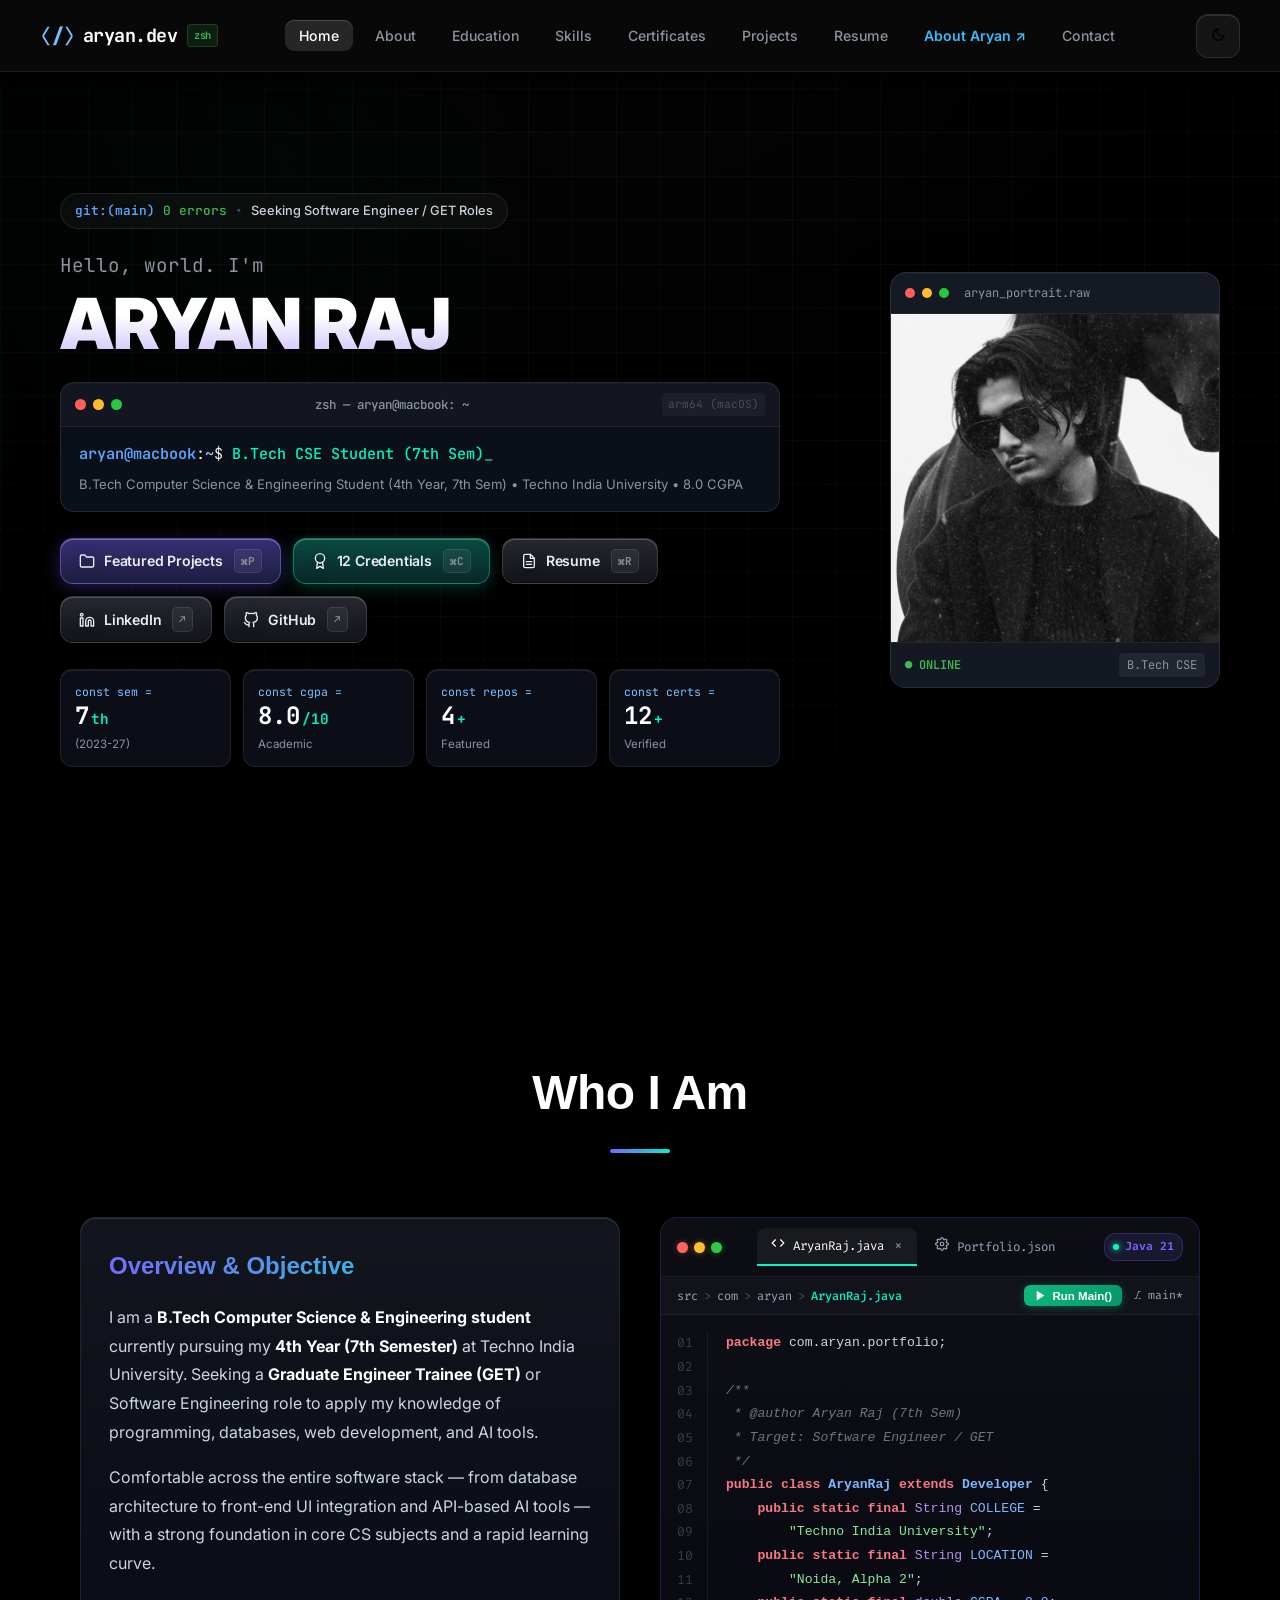
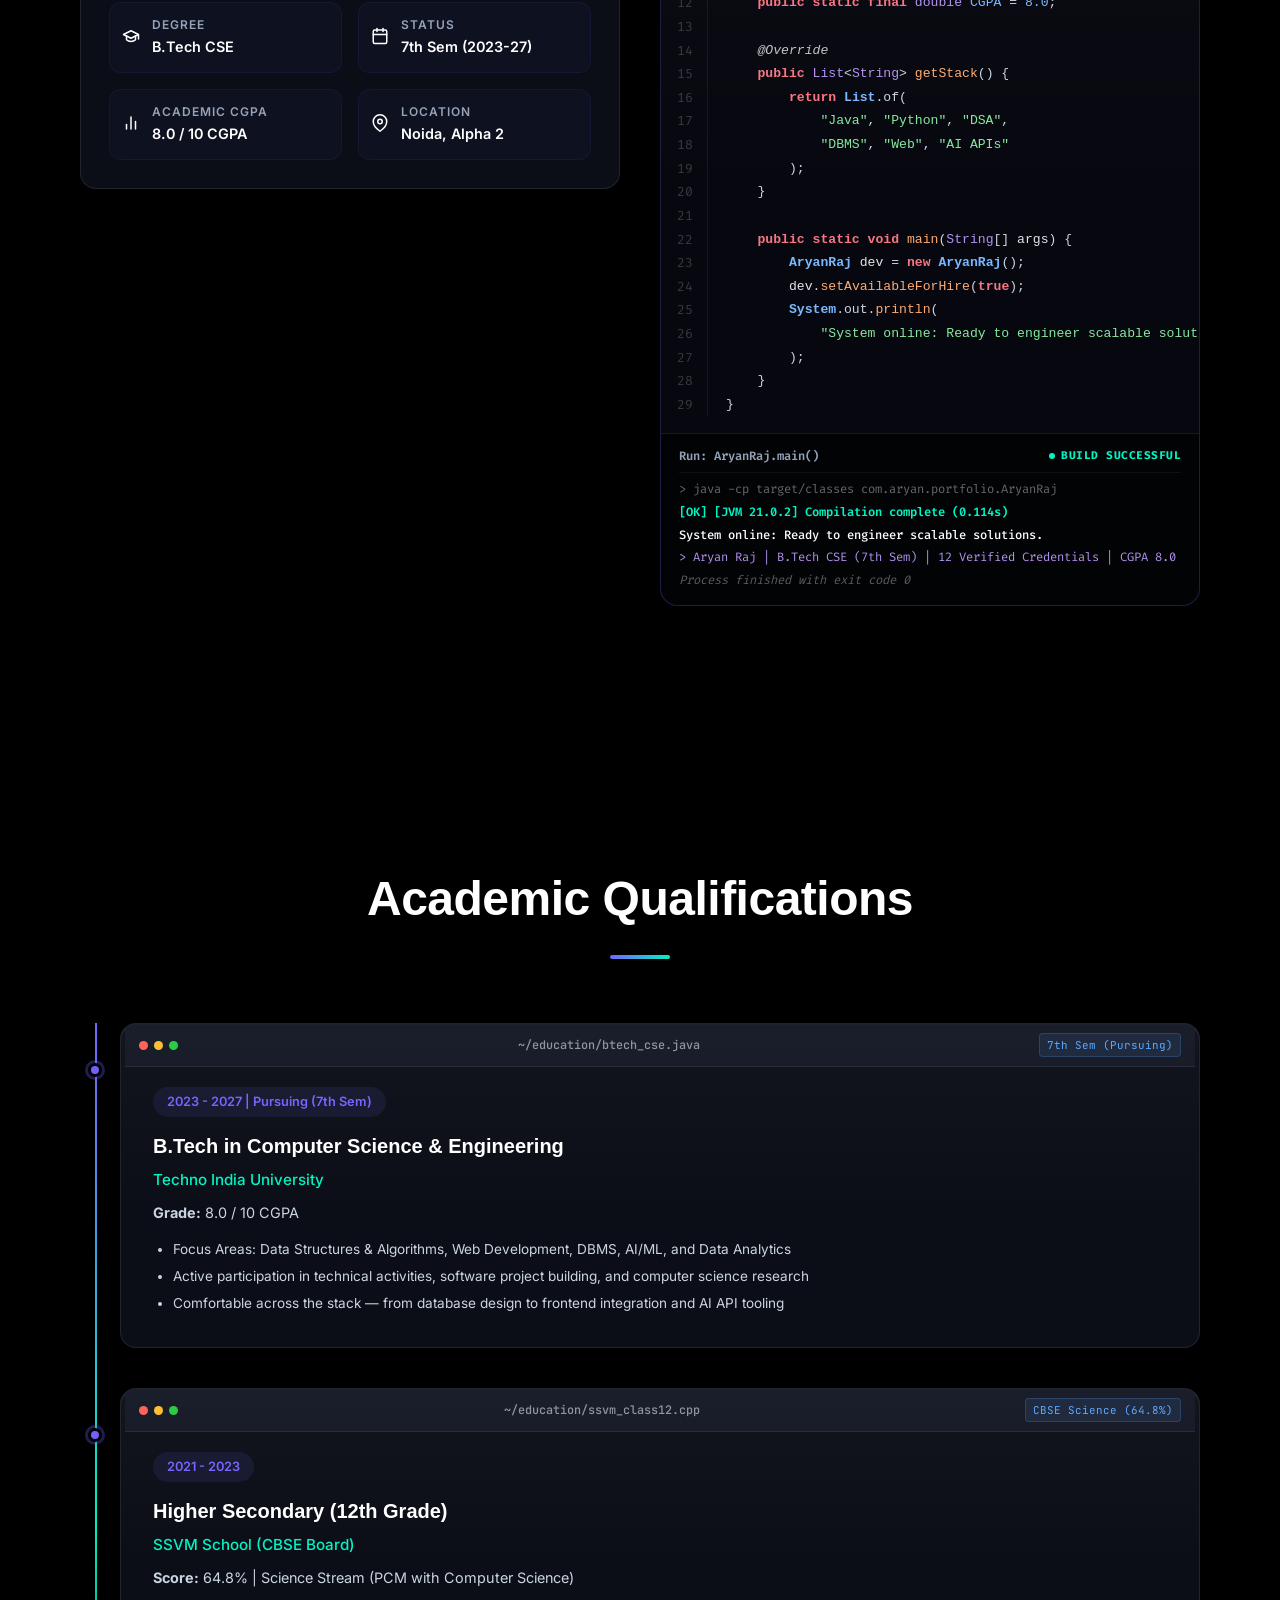
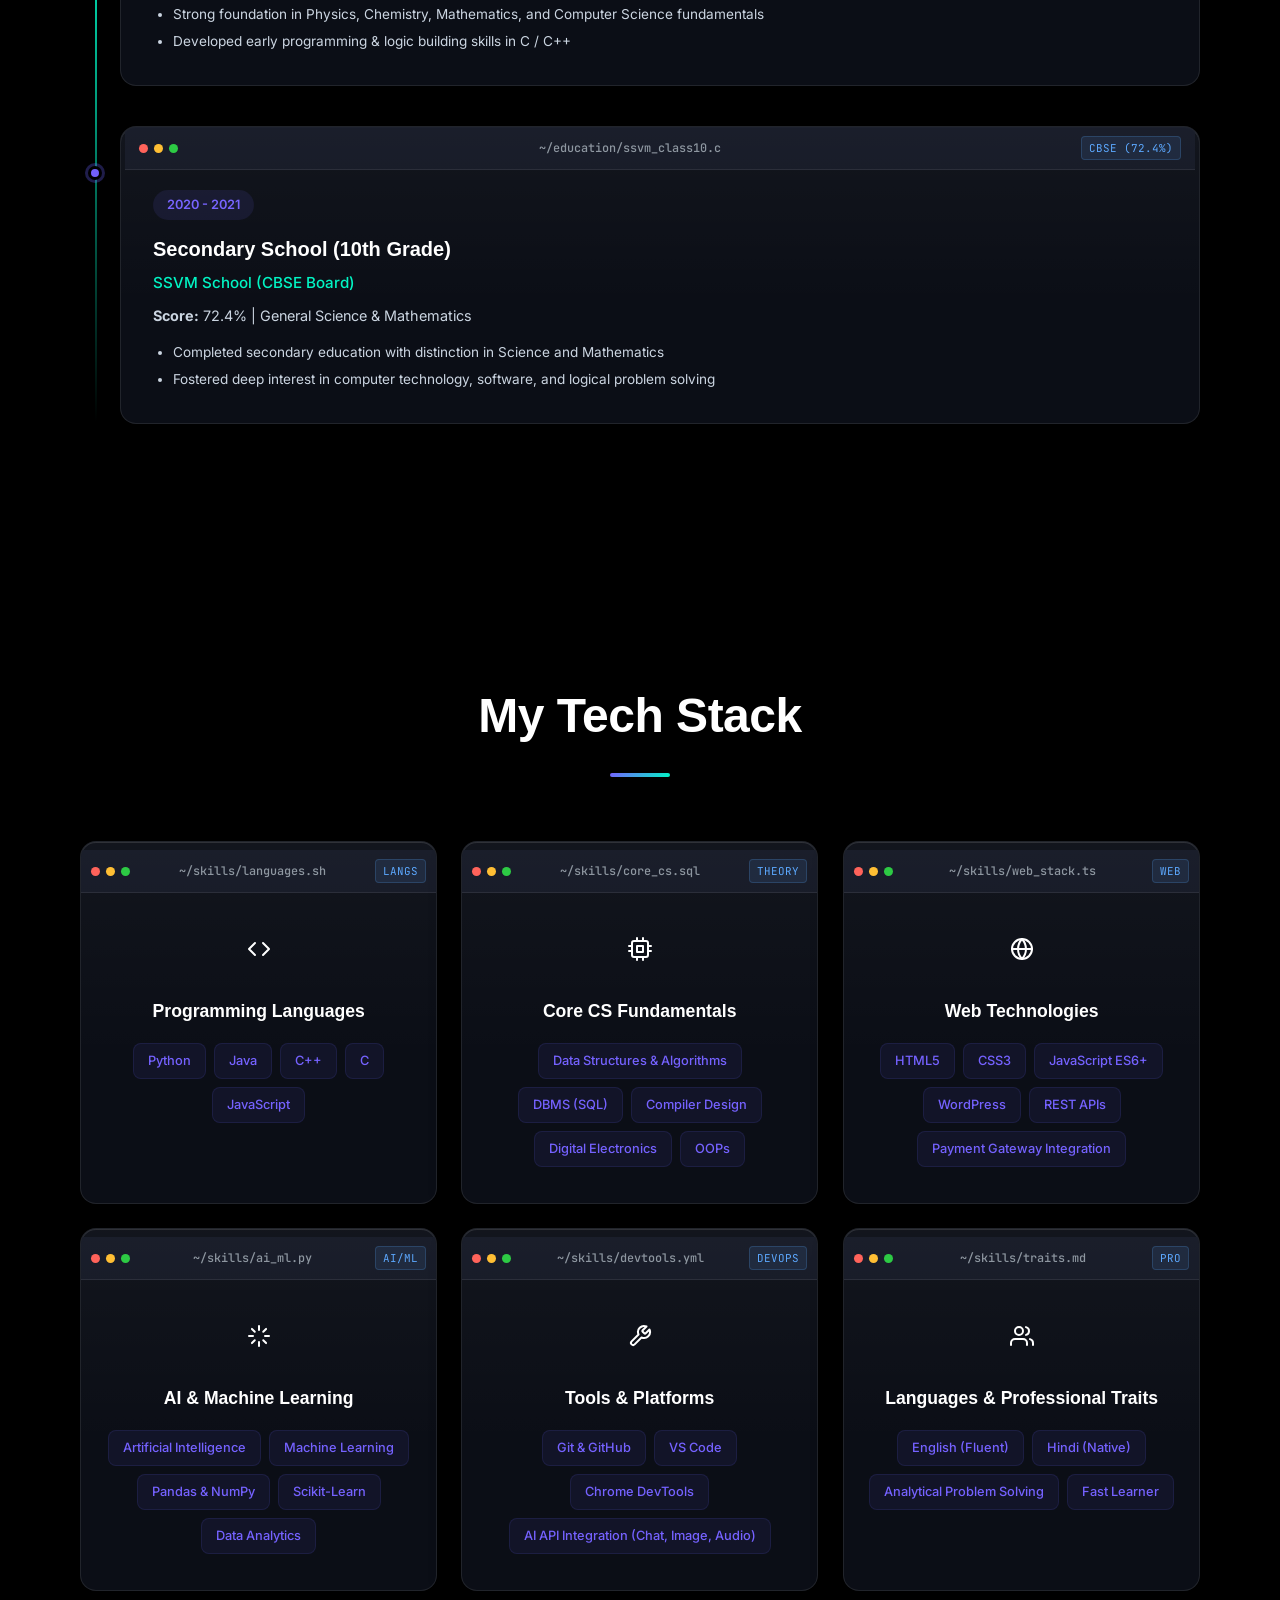
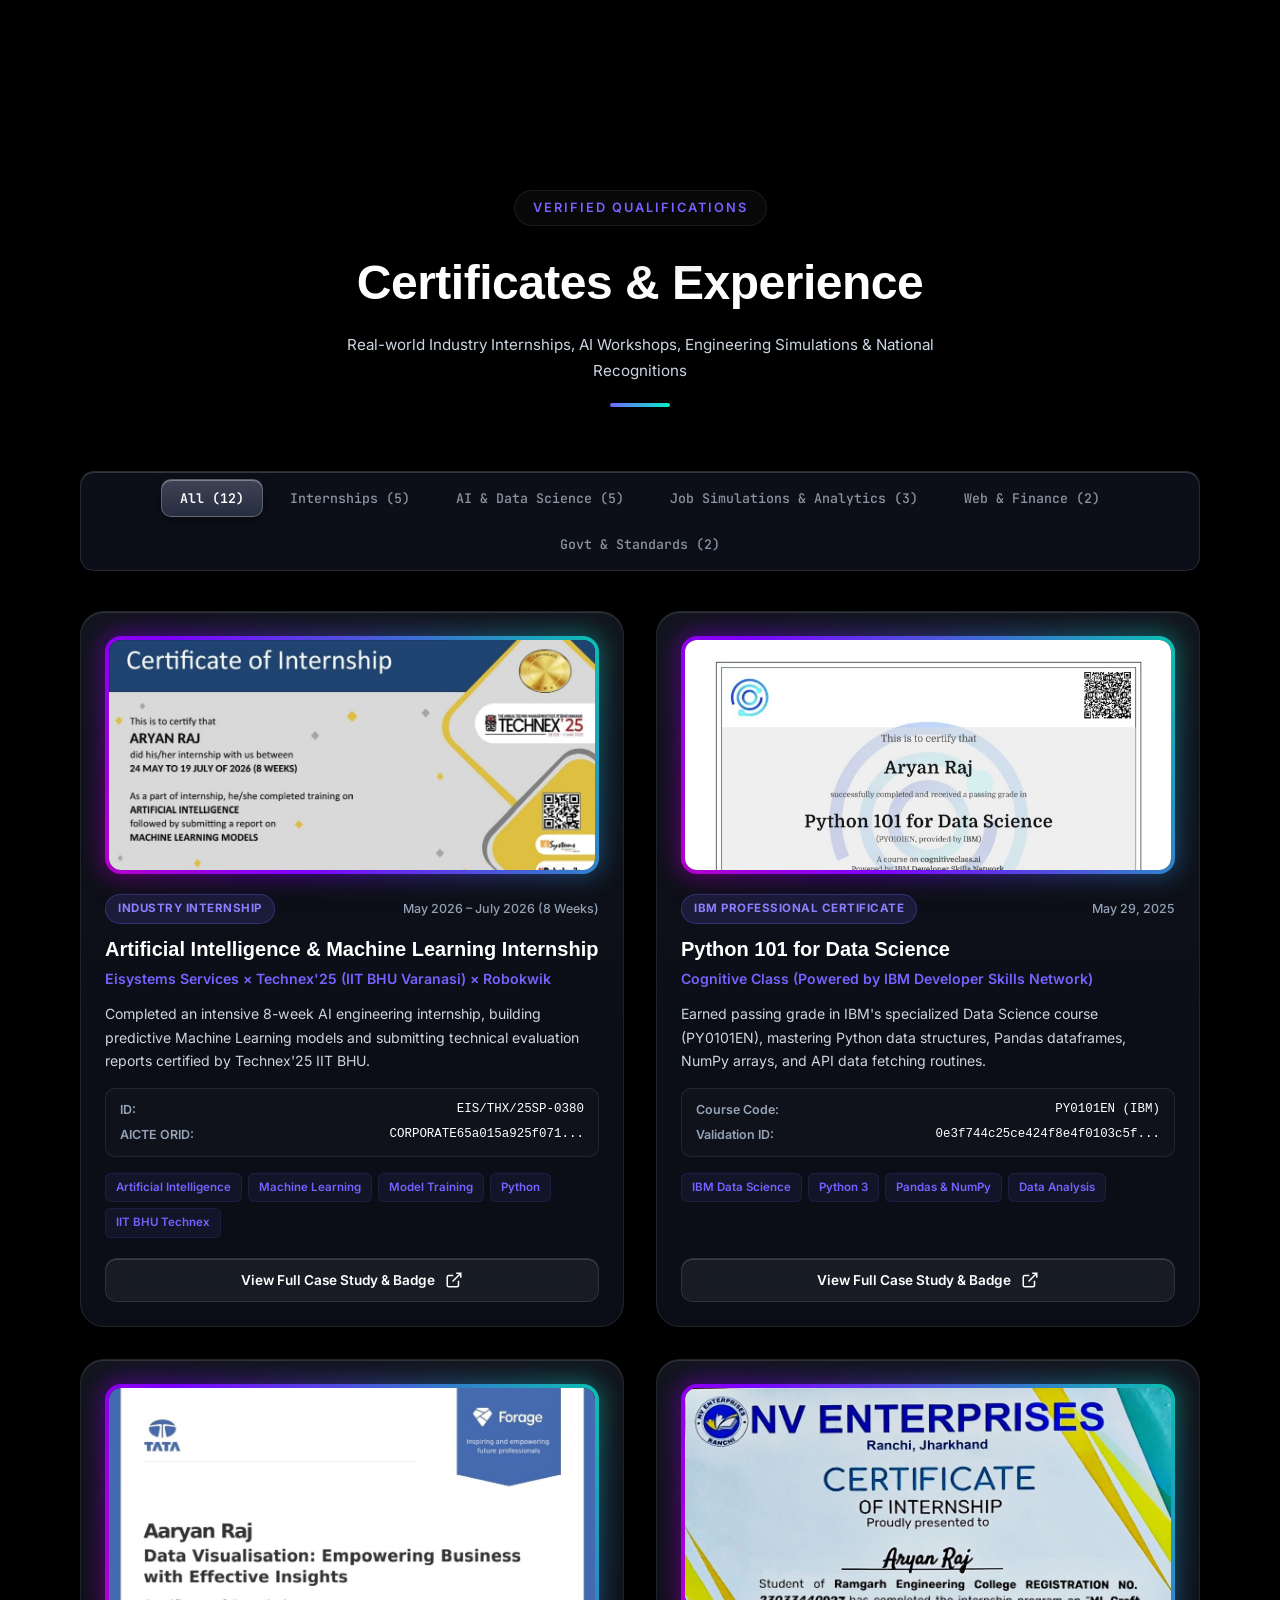
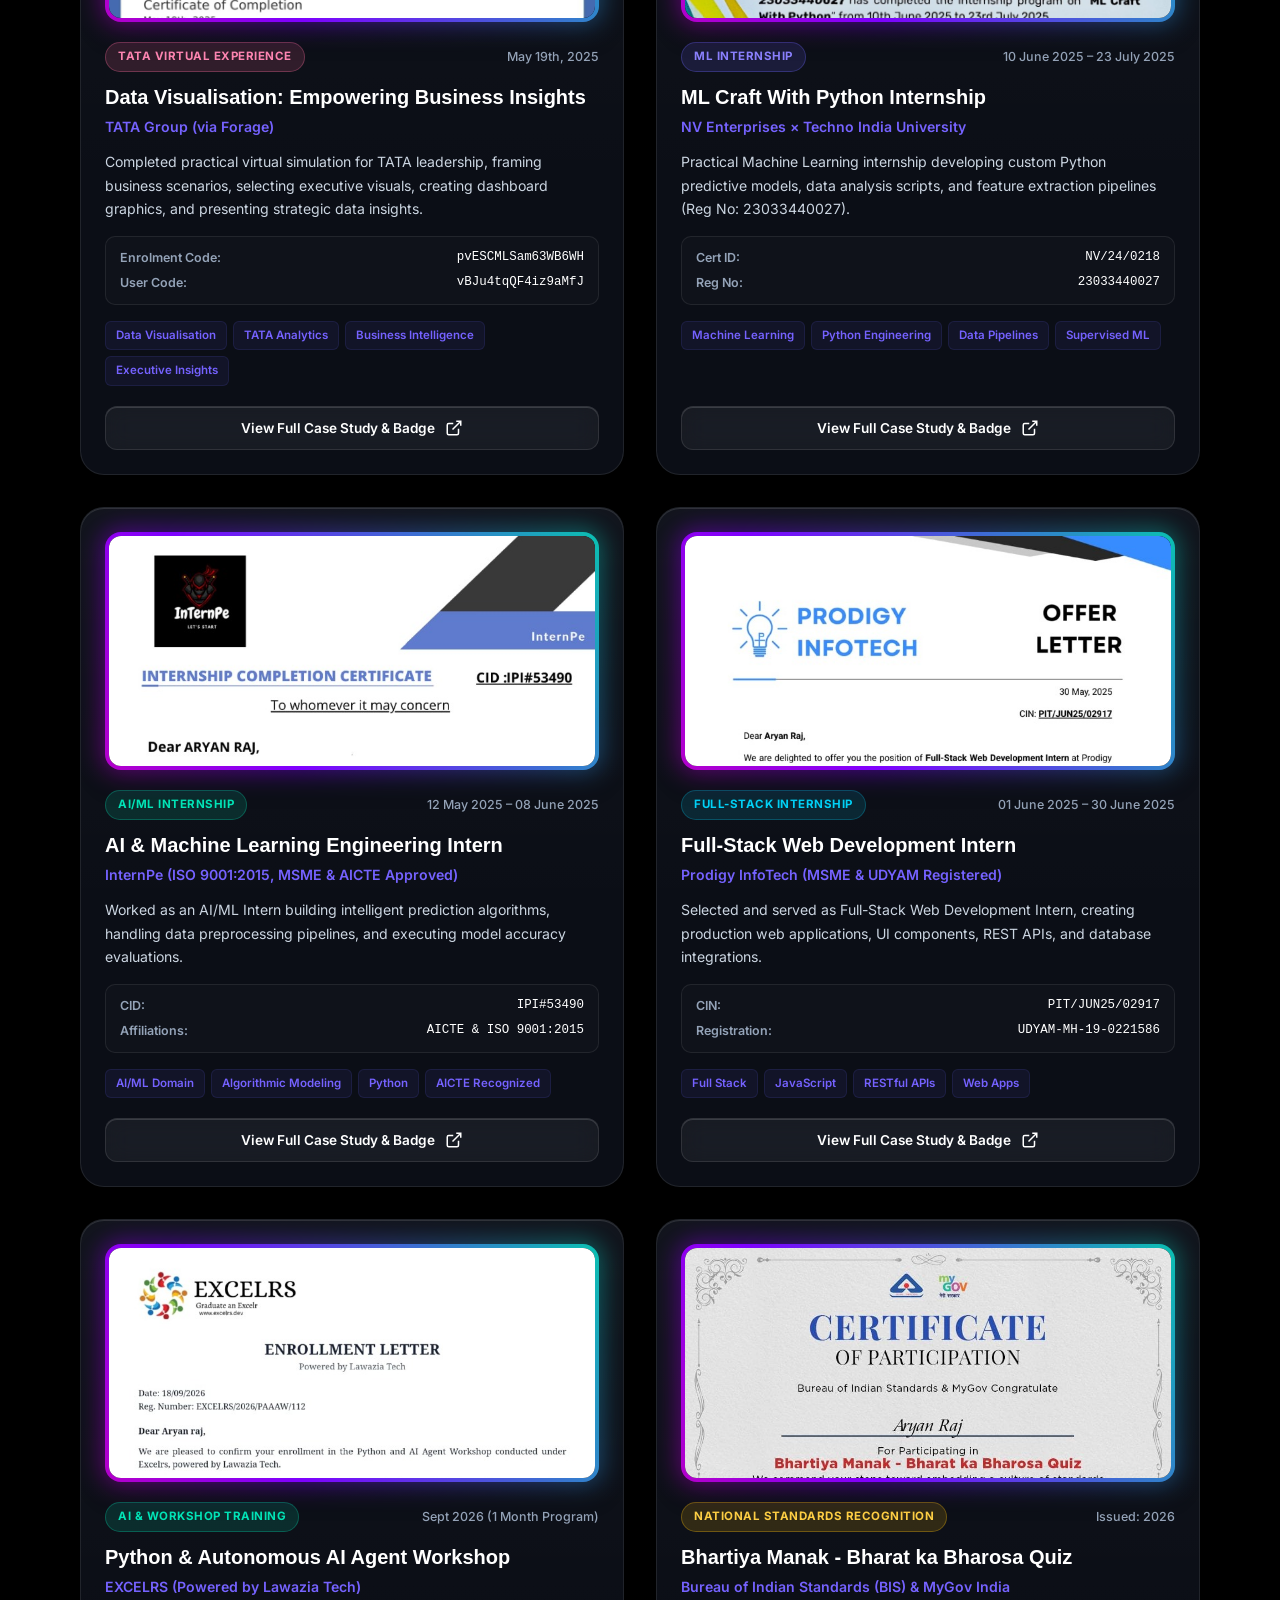
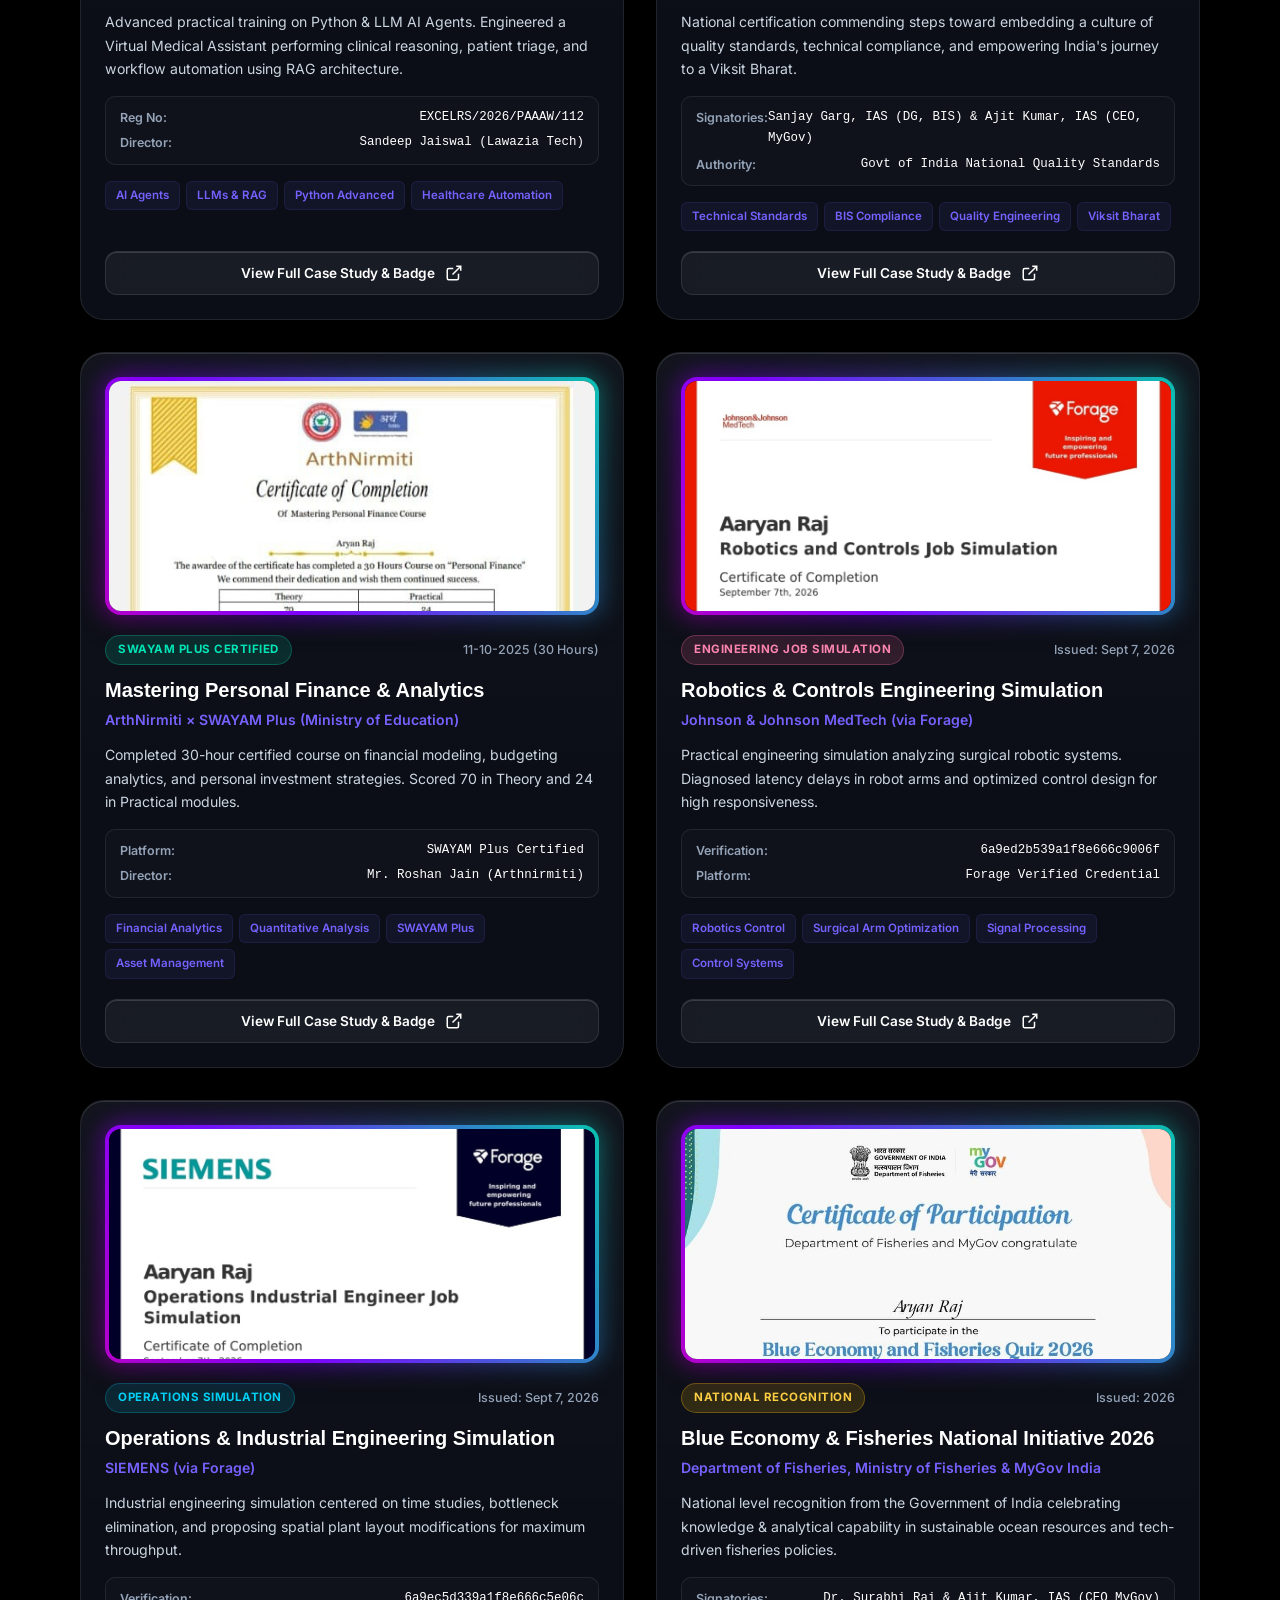
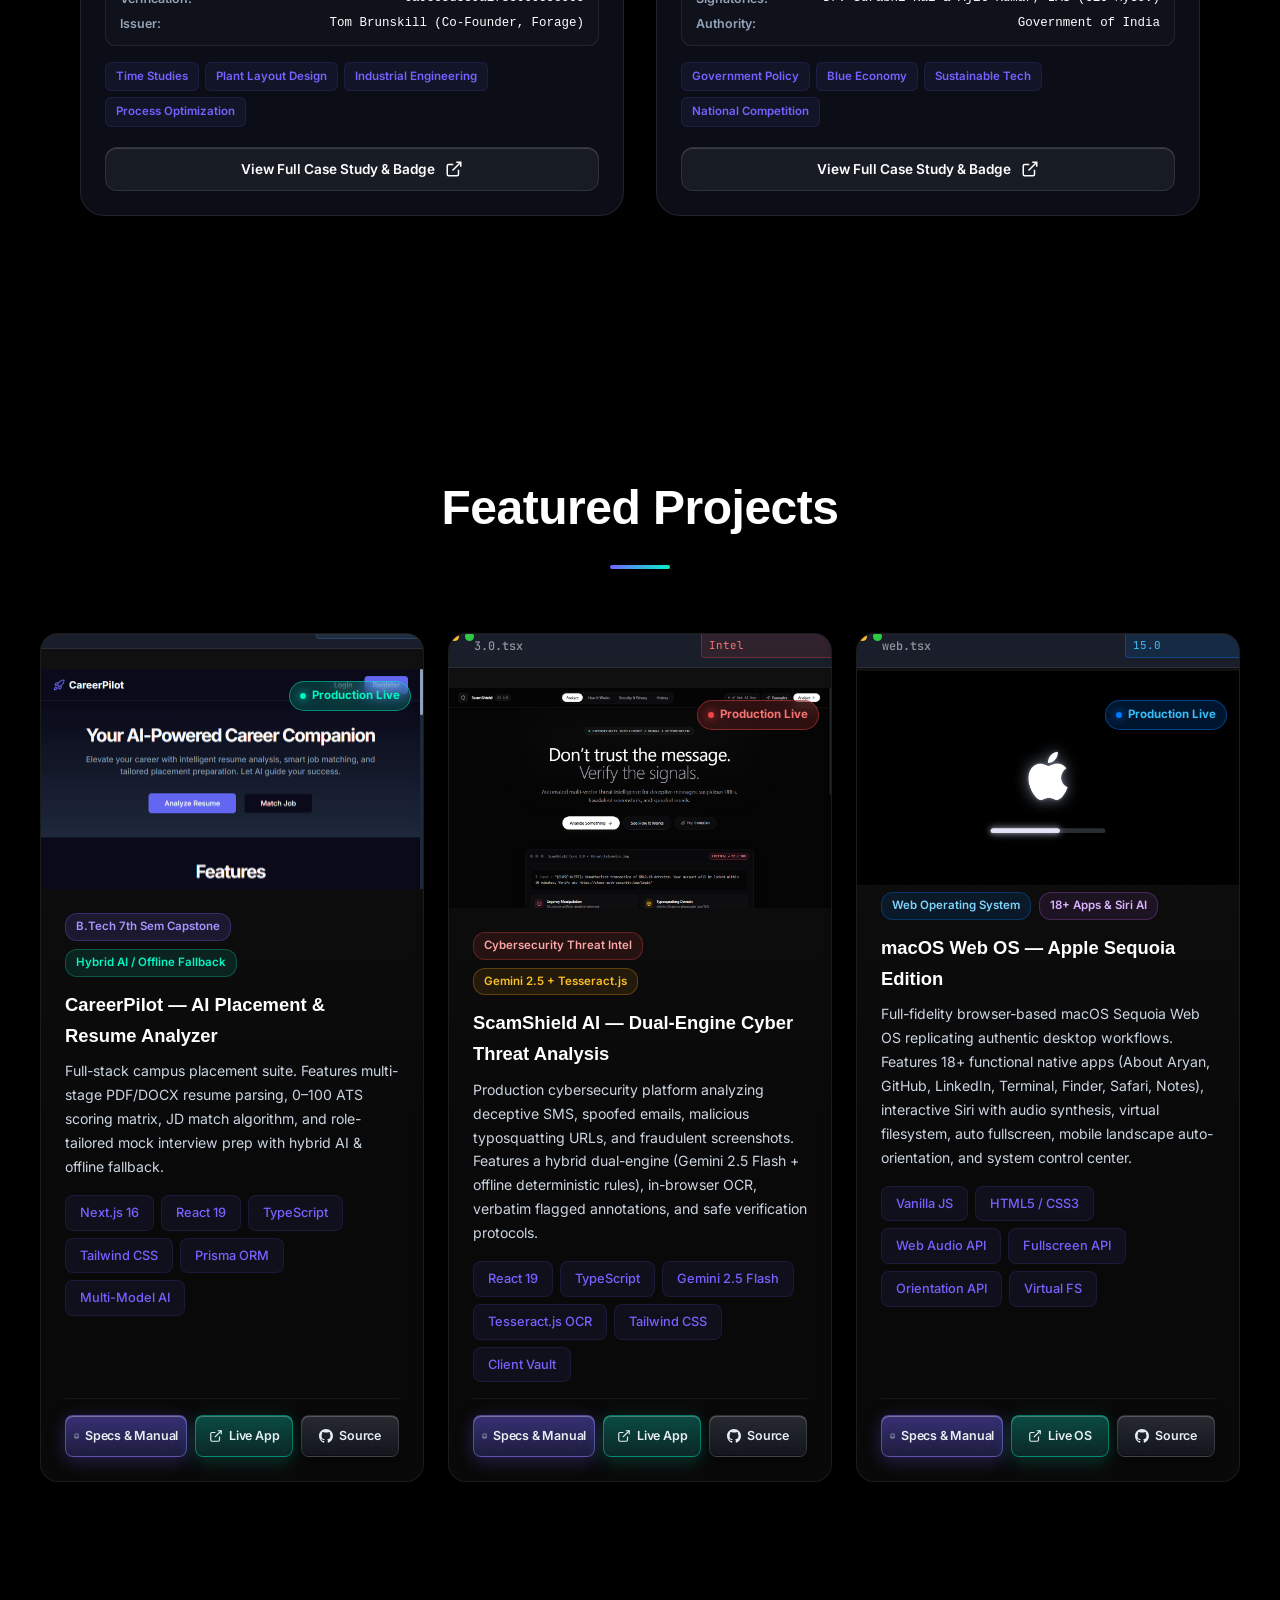
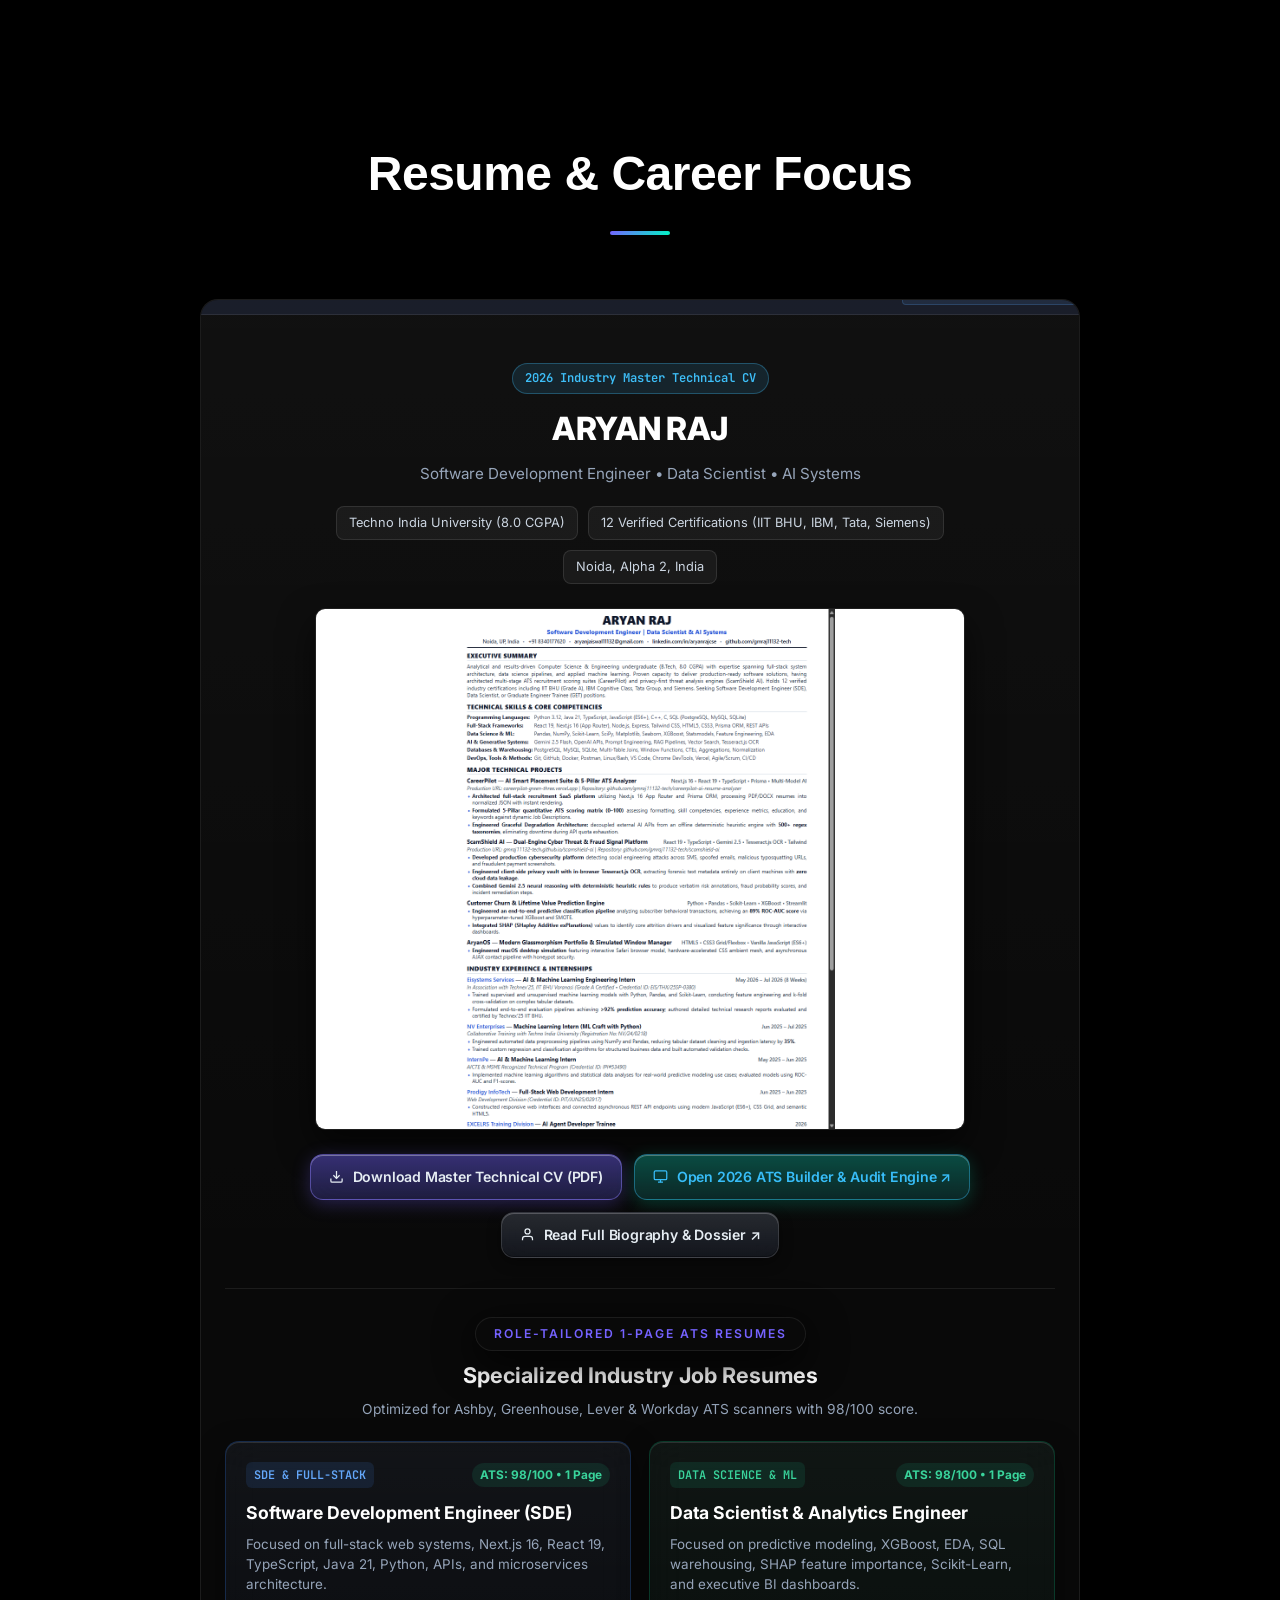
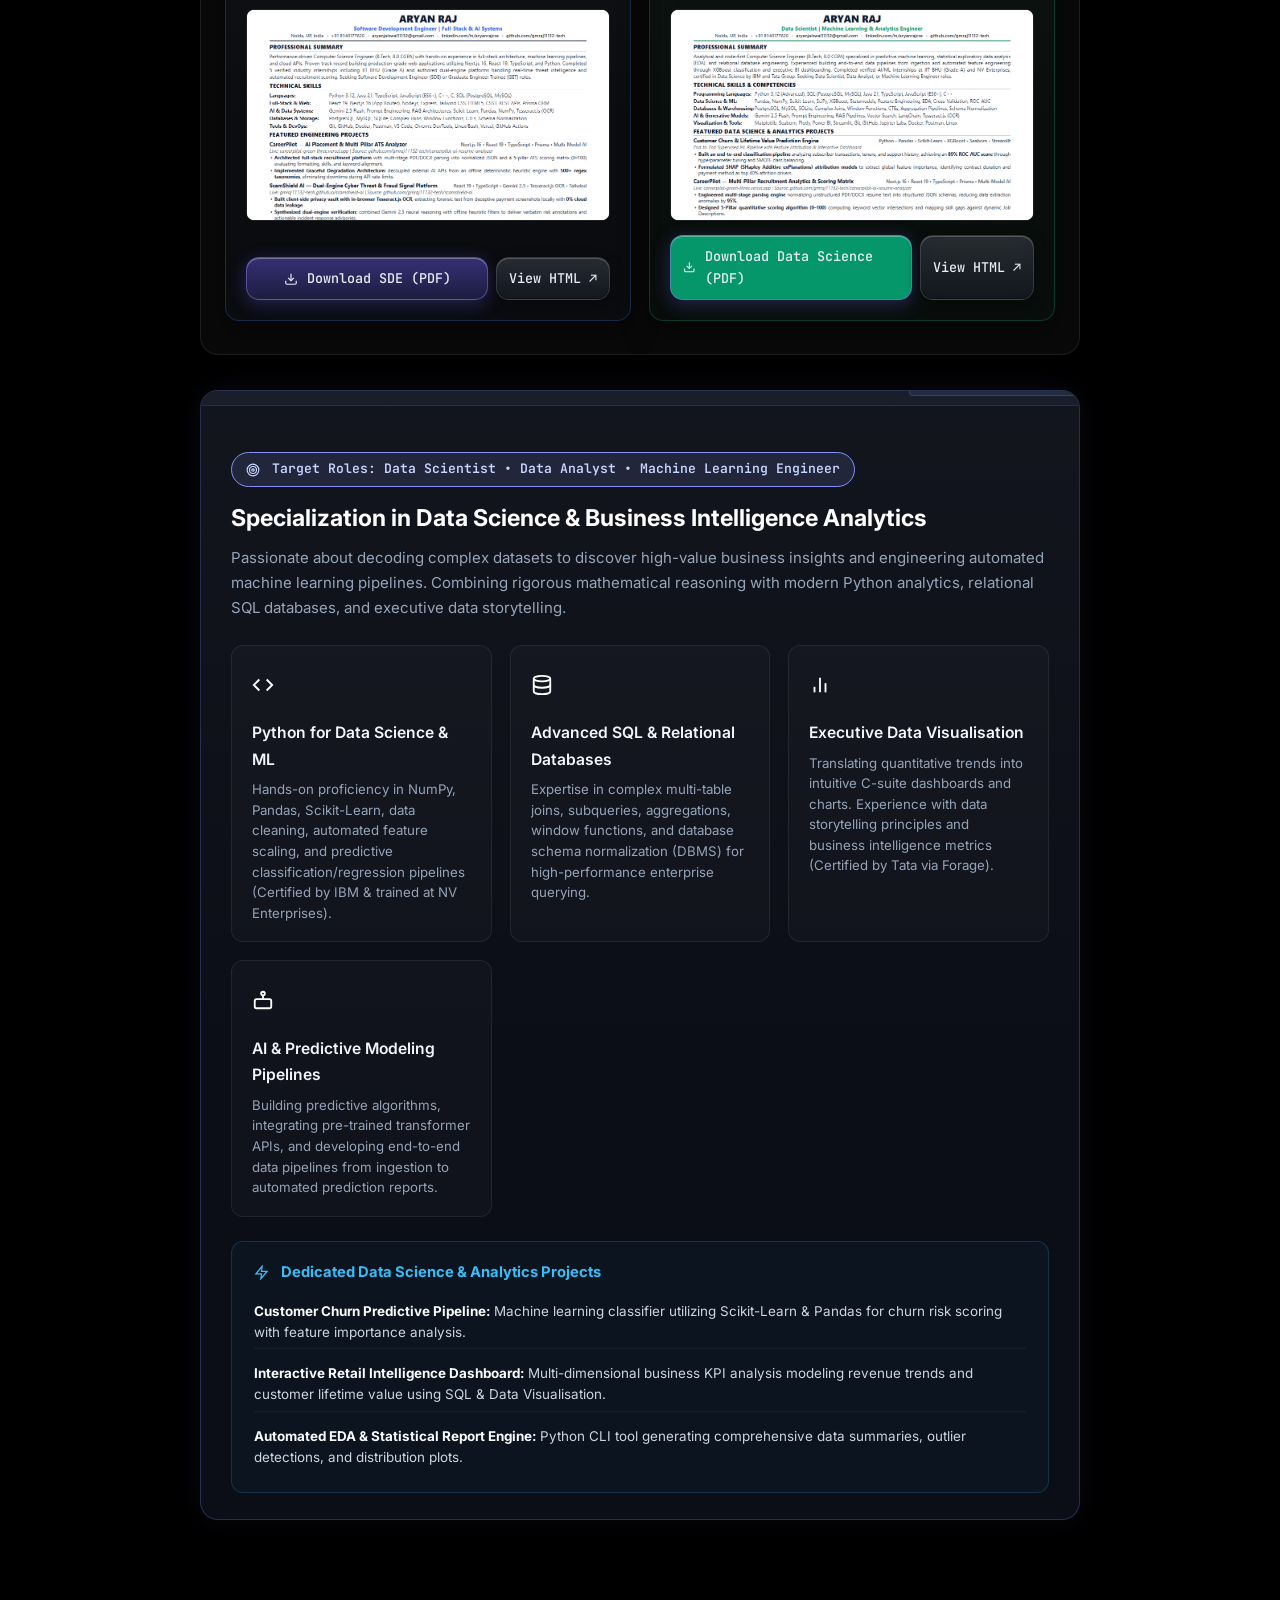
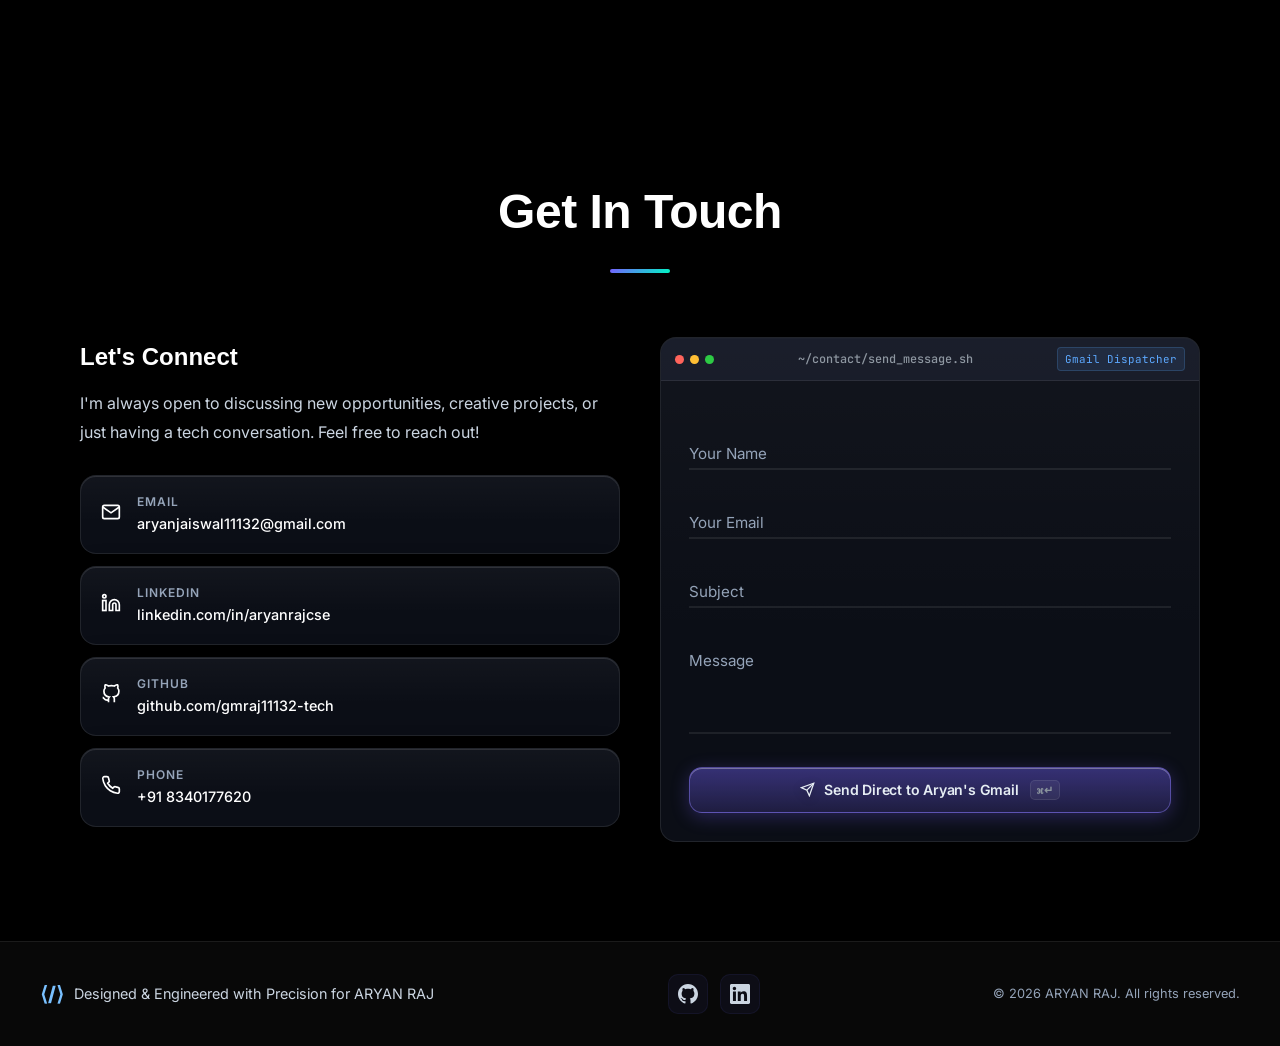
<file: index.html>
<!DOCTYPE html>
<html lang="en" data-theme="dark">

<head>
    <meta charset="UTF-8">
    <meta name="viewport" content="width=device-width, initial-scale=1.0, maximum-scale=5.0, viewport-fit=cover">
    <meta http-equiv="X-Content-Type-Options" content="nosniff">
    <meta name="referrer" content="strict-origin-when-cross-origin">
    <meta http-equiv="Permissions-Policy" content="camera=(), microphone=(), geolocation=()">
    <meta name="theme-color" content="#030407">
    <meta name="apple-mobile-web-app-capable" content="yes">
    <meta name="apple-mobile-web-app-status-bar-style" content="black-translucent">
    <meta name="description"
        content="Professional portfolio of Aryan Raj — B.Tech CSE Student, Full Stack Developer, AI & Machine Learning Engineer with 12 verified industry credentials.">
    <title>Aryan Raj | B.Tech CSE — Software Engineer & AI Developer</title>
    <link rel="preconnect" href="https://fonts.googleapis.com">
    <link rel="preconnect" href="https://fonts.gstatic.com" crossorigin>
    <link
        href="https://fonts.googleapis.com/css2?family=Fira+Code:wght@400;500;600;700&family=Inter:wght@300;400;500;600;700;800&family=JetBrains+Mono:wght@400;500;600;700&display=swap"
        rel="stylesheet">
    <link rel="icon" type="image/svg+xml" href="favicon.svg">
    <link rel="alternate icon" href="favicon.svg">
    <link rel="stylesheet" href="style.css">
    <style>
        /* Instant First-Frame AMOLED Boot Screen Guarantee */
        #bootScreen {
            position: fixed !important;
            inset: 0 !important;
            z-index: 99999999 !important;
            background: #000000 !important;
            display: flex !important;
            align-items: center !important;
            justify-content: center !important;
            padding: 1.5rem !important;
            margin: 0 !important;
            box-sizing: border-box !important;
            opacity: 1 !important;
            visibility: visible !important;
        }
        #bootScreen.dismissed {
            opacity: 0 !important;
            visibility: hidden !important;
            pointer-events: none !important;
            transition: opacity 0.4s cubic-bezier(0.16, 1, 0.3, 1), visibility 0.4s !important;
        }
        body.booting {
            overflow: hidden !important;
        }
    </style>
</head>

<body class="booting">
    <!-- MacBook Terminal Coding Boot Loader Screen -->
    <div id="bootScreen" class="boot-screen" role="dialog" aria-label="System Boot Sequence" style="position: fixed; inset: 0; z-index: 99999999; background: #000000; display: flex; align-items: center; justify-content: center;">
        <div class="boot-terminal mac-window">
            <div class="boot-titlebar">
                <div class="boot-traffic-lights">
                    <span class="boot-light red"></span>
                    <span class="boot-light yellow"></span>
                    <span class="boot-light green"></span>
                </div>
                <div class="boot-title">
                    <span class="boot-icon">
                        <svg width="13" height="13" viewBox="0 0 24 24" fill="none" stroke="currentColor" stroke-width="2.5"><polyline points="4 17 10 11 4 5"/><line x1="12" y1="19" x2="20" y2="19"/></svg>
                    </span>
                    <span>aryan@macbook-pro: ~ (boot.sh)</span>
                </div>
                <button class="boot-skip-btn" id="bootSkipBtn" type="button" onclick="dismissBootScreen()" aria-label="Skip boot sequence">Skip ↗</button>
            </div>
            <div class="boot-terminal-body">
                <div class="boot-line"><span class="boot-prompt">sys:~$</span> <span class="boot-cmd">bash ./boot_portfolio.sh --env=production</span></div>
                <div class="boot-logs" id="bootLogs"></div>
                <div class="boot-progress-wrap">
                    <div class="boot-progress-track">
                        <div class="boot-progress-fill" id="bootProgressBar"></div>
                    </div>
                    <span class="boot-percent" id="bootPercent">0%</span>
                </div>
            </div>
        </div>
    </div>
    <script>
        (function() {
            var screen = document.getElementById('bootScreen');
            var logs = document.getElementById('bootLogs');
            var bar = document.getElementById('bootProgressBar');
            var pct = document.getElementById('bootPercent');
            var isDismissed = false;

            function dismiss() {
                if (isDismissed) return;
                isDismissed = true;
                if (bar) bar.style.width = '100%';
                if (pct) pct.textContent = '100%';
                document.body.classList.remove('booting');
                document.body.style.overflow = '';
                if (screen) {
                    screen.classList.add('dismissed');
                    setTimeout(function() {
                        if (screen && screen.parentNode) screen.style.display = 'none';
                    }, 450);
                }
            }
            window.dismissBootScreen = dismiss;

            var steps = [
                { tag: '[INIT]', text: 'Booting AryanOS JVM 21 environment...', status: 'OK', progress: 18, delay: 380 },
                { tag: '[CONFIG]', text: 'Target Location: Noida, Alpha 2, India', status: 'VERIFIED', progress: 38, delay: 420 },
                { tag: '[MODULES]', text: 'Loading: Java, Spring Boot, React, SQL...', status: 'LOADED', progress: 62, delay: 450 },
                { tag: '[SECURITY]', text: 'Verifying 12 Industry Credentials...', status: 'ACTIVE', progress: 84, delay: 450 },
                { tag: '[GUI]', text: 'Launching MacBook Crystal UI...', status: 'READY', progress: 96, delay: 400 },
                { tag: '[SUCCESS]', text: 'Welcome to Aryan Raj Portfolio!', status: '100%', progress: 100, delay: 450 }
            ];

            var idx = 0;
            function next() {
                if (isDismissed) return;
                if (idx >= steps.length) {
                    setTimeout(dismiss, 400);
                    return;
                }
                var s = steps[idx];
                if (logs) {
                    var el = document.createElement('div');
                    el.className = 'boot-log-entry';
                    el.innerHTML = '<span class="log-tag">' + s.tag + '</span><span class="log-text">' + s.text + '</span><span class="log-status">' + s.status + '</span>';
                    logs.appendChild(el);
                    logs.scrollTop = logs.scrollHeight;
                }
                if (bar) bar.style.width = s.progress + '%';
                if (pct) pct.textContent = s.progress + '%';
                idx++;
                setTimeout(next, s.delay);
            }

            // Keyboard shortcut Escape to skip
            window.addEventListener('keydown', function(e) {
                if (e.key === 'Escape') dismiss();
            });

            // Start immediately
            setTimeout(next, 50);

            // Safety failsafe
            setTimeout(dismiss, 5000);
        })();
    </script>

    <!-- Clean High-Performance macOS / Vercel Grid Background (Zero Lag) -->
    <div class="bg-clean-grid">
        <div class="ambient-glow"></div>
        <div class="grid-mesh"></div>
    </div>

    <!-- Navigation -->
    <nav class="navbar glass" id="navbar">
        <div class="nav-brand">
            <span class="brand-icon">⟨/⟩</span>
            <span class="brand-text">aryan.dev</span>
            <span class="brand-badge">zsh</span>
        </div>
        <ul class="nav-links" id="navLinks">
            <li><a href="#home" class="nav-link active">Home</a></li>
            <li><a href="#about" class="nav-link">About</a></li>
            <li><a href="#education" class="nav-link">Education</a></li>
            <li><a href="#skills" class="nav-link">Skills</a></li>
            <li><a href="#credentials" class="nav-link">Certificates</a></li>
            <li><a href="#projects" class="nav-link">Projects</a></li>
            <li><a href="#resume" class="nav-link">Resume</a></li>
            <li><a href="about.html" class="nav-link" style="color: #38bdf8; font-weight: 600;">About Aryan ↗</a></li>
            <li><a href="#contact" class="nav-link">Contact</a></li>
        </ul>
        <div class="nav-actions">
            <button class="theme-toggle glass-btn" id="themeToggle" aria-label="Toggle theme">
                <span class="toggle-icon"><svg width="15" height="15" viewBox="0 0 24 24" fill="none" stroke="currentColor" stroke-width="2" stroke-linecap="round" stroke-linejoin="round"><path d="M21 12.79A9 9 0 1 1 11.21 3 7 7 0 0 0 21 12.79z"></path></svg></span>
            </button>
            <button class="hamburger" id="hamburger" aria-label="Menu">
                <span></span><span></span><span></span>
            </button>
        </div>
    </nav>

    <!-- Hero Section -->
    <section class="hero" id="home">
        <div class="hero-content">
            <div class="hero-terminal-pill">
                <span class="git-badge">git:(main)</span>
                <span class="badge-status">0 errors</span>
                <span class="pill-divider">•</span>
                <span class="badge-accent">Seeking Software Engineer / GET Roles</span>
            </div>

            <h1 class="hero-title">
                <span class="title-greeting">Hello, world. I'm</span>
                <span class="title-name text-focus">ARYAN RAJ</span>
            </h1>

            <!-- MacBook Terminal CLI Box -->
            <div class="hero-cli-box">
                <div class="cli-top">
                    <div class="cli-dots">
                        <span class="cli-dot red"></span>
                        <span class="cli-dot yellow"></span>
                        <span class="cli-dot green"></span>
                    </div>
                    <span class="cli-title">zsh — aryan@macbook: ~</span>
                    <span class="cli-arch">arm64 (macOS)</span>
                </div>
                <div class="cli-body">
                    <p class="cli-prompt"><span class="cli-user">aryan@macbook</span>:<span class="cli-dir">~</span>$ <span class="typewriter" id="typewriter"></span><span class="cursor">_</span></p>
                    <p class="cli-sub">B.Tech Computer Science &amp; Engineering Student (4th Year, 7th Sem) • Techno India University • 8.0 CGPA</p>
                </div>
            </div>

            <!-- MacBook Crystal App-Icon Buttons -->
            <div class="hero-buttons">
                <a href="#projects" class="btn-crystal primary ripple-btn">
                    <span class="btn-icon">
                        <svg width="16" height="16" viewBox="0 0 24 24" fill="none" stroke="currentColor" stroke-width="2" stroke-linecap="round" stroke-linejoin="round"><path d="M22 19a2 2 0 0 1-2 2H4a2 2 0 0 1-2-2V5a2 2 0 0 1 2-2h5l2 3h9a2 2 0 0 1 2 2z"></path></svg>
                    </span>
                    <span class="btn-text">Featured Projects</span>
                    <span class="btn-kbd">⌘P</span>
                </a>
                <a href="#credentials" class="btn-crystal secondary ripple-btn">
                    <span class="btn-icon">
                        <svg width="16" height="16" viewBox="0 0 24 24" fill="none" stroke="currentColor" stroke-width="2" stroke-linecap="round" stroke-linejoin="round"><circle cx="12" cy="8" r="7"></circle><polyline points="8.21 13.89 7 23 12 20 17 23 15.79 13.88"></polyline></svg>
                    </span>
                    <span class="btn-text">12 Credentials</span>
                    <span class="btn-kbd">⌘C</span>
                </a>
                <a href="#resume" class="btn-crystal ripple-btn">
                    <span class="btn-icon">
                        <svg width="16" height="16" viewBox="0 0 24 24" fill="none" stroke="currentColor" stroke-width="2" stroke-linecap="round" stroke-linejoin="round"><path d="M14 2H6a2 2 0 0 0-2 2v16a2 2 0 0 0 2 2h12a2 2 0 0 0 2-2V8z"></path><polyline points="14 2 14 8 20 8"></polyline><line x1="16" y1="13" x2="8" y2="13"></line><line x1="16" y1="17" x2="8" y2="17"></line></svg>
                    </span>
                    <span class="btn-text">Resume</span>
                    <span class="btn-kbd">⌘R</span>
                </a>
                <a href="https://www.linkedin.com/in/aryanrajcse" class="btn-crystal os-browser-trigger ripple-btn" data-url="https://www.linkedin.com/in/aryanrajcse" data-title="LinkedIn — Aryan Raj">
                    <span class="btn-icon">
                        <svg width="16" height="16" viewBox="0 0 24 24" fill="none" stroke="currentColor" stroke-width="2" stroke-linecap="round" stroke-linejoin="round"><path d="M16 8a6 6 0 0 1 6 6v7h-4v-7a2 2 0 0 0-2-2 2 2 0 0 0-2 2v7h-4v-7a6 6 0 0 1 6-6z"></path><rect x="2" y="9" width="4" height="12"></rect><circle cx="4" cy="4" r="2"></circle></svg>
                    </span>
                    <span class="btn-text">LinkedIn</span>
                    <span class="btn-kbd">↗</span>
                </a>
                <a href="https://github.com/gmraj11132-tech" class="btn-crystal os-browser-trigger ripple-btn" data-url="https://github.com/gmraj11132-tech" data-title="GitHub — Aryan Raj">
                    <span class="btn-icon">
                        <svg width="16" height="16" viewBox="0 0 24 24" fill="none" stroke="currentColor" stroke-width="2" stroke-linecap="round" stroke-linejoin="round"><path d="M9 19c-5 1.5-5-2.5-7-3m14 6v-3.87a3.37 3.37 0 0 0-.94-2.61c3.14-.35 6.44-1.54 6.44-7A5.44 5.44 0 0 0 20 4.77 5.07 5.07 0 0 0 19.91 1S18.73.65 16 2.48a13.38 13.38 0 0 0-7 0C6.27.65 5.09 1 5.09 1A5.07 5.07 0 0 0 5 4.77a5.44 5.44 0 0 0-1.5 3.78c0 5.42 3.3 6.61 6.44 7A3.37 3.37 0 0 0 9 18.13V22"></path></svg>
                    </span>
                    <span class="btn-text">GitHub</span>
                    <span class="btn-kbd">↗</span>
                </a>
            </div>

            <!-- Programmer Stats in macOS Window Card -->
            <div class="hero-stats-panel">
                <div class="stat-pill">
                    <span class="stat-code">const sem =</span>
                    <span class="stat-val" data-count="7">7</span><span class="stat-unit">th</span>
                    <span class="stat-name">(2023-27)</span>
                </div>
                <div class="stat-pill">
                    <span class="stat-code">const cgpa =</span>
                    <span class="stat-val">8.0</span><span class="stat-unit">/10</span>
                    <span class="stat-name">Academic</span>
                </div>
                <div class="stat-pill">
                    <span class="stat-code">const repos =</span>
                    <span class="stat-val" data-count="4">4</span><span class="stat-unit">+</span>
                    <span class="stat-name">Featured</span>
                </div>
                <div class="stat-pill">
                    <span class="stat-code">const certs =</span>
                    <span class="stat-val" data-count="12">12</span><span class="stat-unit">+</span>
                    <span class="stat-name">Verified</span>
                </div>
            </div>
        </div>

        <div class="hero-visual">
            <div class="macbook-avatar-frame">
                <div class="macbook-frame-header">
                    <span class="mini-dot red"></span>
                    <span class="mini-dot yellow"></span>
                    <span class="mini-dot green"></span>
                    <span class="macbook-user-tag">aryan_portrait.raw</span>
                </div>
                <div class="avatar-photo-wrapper">
                    <img src="profile.jpg" alt="Aryan Raj" class="profile-img">
                </div>
                <div class="macbook-frame-footer">
                    <span class="status-live">● ONLINE</span>
                    <span class="tech-tag">B.Tech CSE</span>
                </div>
            </div>
        </div>
    </section>

    <!-- About Section -->
    <section class="section" id="about">
        <div class="section-container">
            <div class="section-header">
                <span class="section-tag glass">About Me</span>
                <h2 class="section-title text-3d-subtle">Who I Am</h2>
                <div class="section-line"></div>
            </div>
            <div class="about-grid">
                <div class="about-text glass-card reveal-left">
                    <h3>Overview & Objective</h3>
                    <p>
                        I am a <strong>B.Tech Computer Science & Engineering student</strong> currently pursuing my 
                        <strong>4th Year (7th Semester)</strong> at Techno India University. Seeking a 
                        <strong>Graduate Engineer Trainee (GET)</strong> or Software Engineering role to apply my knowledge of 
                        programming, databases, web development, and AI tools.
                    </p>
                    <p>
                        Comfortable across the entire software stack — from database architecture to front-end UI integration 
                        and API-based AI tools — with a strong foundation in core CS subjects and a rapid learning curve.
                    </p>
                    <div class="about-info-grid">
                        <div class="info-item">
                            <span class="info-icon">
                                <svg width="18" height="18" viewBox="0 0 24 24" fill="none" stroke="currentColor" stroke-width="2" stroke-linecap="round" stroke-linejoin="round"><path d="M22 10v6M2 10l10-5 10 5-10 5z"></path><path d="M6 12v5c3 3 9 3 12 0v-5"></path></svg>
                            </span>
                            <div>
                                <span class="info-label">Degree</span>
                                <span class="info-value">B.Tech CSE</span>
                            </div>
                        </div>
                        <div class="info-item">
                            <span class="info-icon">
                                <svg width="18" height="18" viewBox="0 0 24 24" fill="none" stroke="currentColor" stroke-width="2" stroke-linecap="round" stroke-linejoin="round"><rect x="3" y="4" width="18" height="18" rx="2" ry="2"></rect><line x1="16" y1="2" x2="16" y2="6"></line><line x1="8" y1="2" x2="8" y2="6"></line><line x1="3" y1="10" x2="21" y2="10"></line></svg>
                            </span>
                            <div>
                                <span class="info-label">Status</span>
                                <span class="info-value">7th Sem (2023-27)</span>
                            </div>
                        </div>
                        <div class="info-item">
                            <span class="info-icon">
                                <svg width="18" height="18" viewBox="0 0 24 24" fill="none" stroke="currentColor" stroke-width="2" stroke-linecap="round" stroke-linejoin="round"><line x1="18" y1="20" x2="18" y2="10"></line><line x1="12" y1="20" x2="12" y2="4"></line><line x1="6" y1="20" x2="6" y2="14"></line></svg>
                            </span>
                            <div>
                                <span class="info-label">Academic CGPA</span>
                                <span class="info-value">8.0 / 10 CGPA</span>
                            </div>
                        </div>
                        <div class="info-item">
                            <span class="info-icon">
                                <svg width="18" height="18" viewBox="0 0 24 24" fill="none" stroke="currentColor" stroke-width="2" stroke-linecap="round" stroke-linejoin="round"><path d="M21 10c0 7-9 13-9 13s-9-6-9-13a9 9 0 0 1 18 0z"></path><circle cx="12" cy="10" r="3"></circle></svg>
                            </span>
                            <div>
                                <span class="info-label">Location</span>
                                <span class="info-value">Noida, Alpha 2</span>
                            </div>
                        </div>
                    </div>
                </div>
                <div class="about-visual reveal-right">
                    <div class="code-window java-ide glass-card">
                        <div class="ide-titlebar">
                            <div class="window-dots">
                                <span class="dot red"></span>
                                <span class="dot yellow"></span>
                                <span class="dot green"></span>
                            </div>
                            <div class="ide-tabs">
                                <div class="ide-tab active" id="tabJava">
                                    <span class="java-icon"><svg width="14" height="14" viewBox="0 0 24 24" fill="none" stroke="currentColor" stroke-width="2"><polyline points="16 18 22 12 16 6"></polyline><polyline points="8 6 2 12 8 18"></polyline></svg></span>
                                    <span class="tab-name">AryanRaj.java</span>
                                    <span class="tab-close">×</span>
                                </div>
                                <div class="ide-tab" id="tabJson">
                                    <span class="file-icon"><svg width="14" height="14" viewBox="0 0 24 24" fill="none" stroke="currentColor" stroke-width="2"><circle cx="12" cy="12" r="3"></circle><path d="M19.4 15a1.65 1.65 0 0 0 .33 1.82l.06.06a2 2 0 0 1 0 2.83 2 2 0 0 1-2.83 0l-.06-.06a1.65 1.65 0 0 0-1.82-.33 1.65 1.65 0 0 0-1 1.51V21a2 2 0 0 1-2 2 2 2 0 0 1-2-2v-.09A1.65 1.65 0 0 0 9 19.4a1.65 1.65 0 0 0-1.82.33l-.06.06a2 2 0 0 1-2.83 0 2 2 0 0 1 0-2.83l.06-.06a1.65 1.65 0 0 0 .33-1.82 1.65 1.65 0 0 0-1.51-1H3a2 2 0 0 1-2-2 2 2 0 0 1 2-2h.09A1.65 1.65 0 0 0 4.6 9a1.65 1.65 0 0 0-.33-1.82l-.06-.06a2 2 0 0 1 0-2.83 2 2 0 0 1 2.83 0l.06.06a1.65 1.65 0 0 0 1.82.33H9a1.65 1.65 0 0 0 1-1.51V3a2 2 0 0 1 2-2 2 2 0 0 1 2 2v.09a1.65 1.65 0 0 0 1 1.51 1.65 1.65 0 0 0 1.82-.33l.06-.06a2 2 0 0 1 2.83 0 2 2 0 0 1 0 2.83l-.06.06a1.65 1.65 0 0 0-.33 1.82V9a1.65 1.65 0 0 0 1.51 1H21a2 2 0 0 1 2 2 2 2 0 0 1-2 2h-.09a1.65 1.65 0 0 0-1.51 1z"></path></svg></span>
                                    <span class="tab-name">Portfolio.json</span>
                                </div>
                            </div>
                            <div class="ide-sdk-badge">
                                <span class="sdk-dot"></span> Java 21
                            </div>
                        </div>
                        <div class="ide-toolbar">
                            <div class="ide-breadcrumb">
                                <span>src</span> <span class="bc-sep">&gt;</span> <span>com</span> <span class="bc-sep">&gt;</span> <span>aryan</span> <span class="bc-sep">&gt;</span> <span class="bc-current">AryanRaj.java</span>
                            </div>
                            <div class="ide-actions">
                                <button class="ide-run-btn ripple-btn" id="runJavaBtn" title="Run AryanRaj.main()">
                                    <svg width="13" height="13" viewBox="0 0 24 24" fill="currentColor">
                                        <polygon points="5 3 19 12 5 21 5 3"/>
                                    </svg>
                                    <span>Run Main()</span>
                                </button>
                                <span class="ide-git"><span class="git-icon">⎇</span> main*</span>
                            </div>
                        </div>
                        <div class="ide-editor">
                            <div class="line-numbers">
                                <span>01</span><span>02</span><span>03</span><span>04</span><span>05</span><span>06</span><span>07</span><span>08</span><span>09</span><span>10</span><span>11</span><span>12</span><span>13</span><span>14</span><span>15</span><span>16</span><span>17</span><span>18</span><span>19</span><span>20</span><span>21</span><span>22</span><span>23</span><span>24</span><span>25</span><span>26</span><span>27</span><span>28</span><span>29</span>
                            </div>
                            <pre class="code-content"><code><span class="code-keyword">package</span> com.aryan.portfolio;

<span class="code-comment">/**
 * @author Aryan Raj (7th Sem)
 * Target: Software Engineer / GET
 */</span>
<span class="code-keyword">public class</span> <span class="code-class">AryanRaj</span> <span class="code-keyword">extends</span> <span class="code-class">Developer</span> {
    <span class="code-keyword">public static final</span> <span class="code-type">String</span> <span class="code-const">COLLEGE</span> =
        <span class="code-string">"Techno India University"</span>;
    <span class="code-keyword">public static final</span> <span class="code-type">String</span> <span class="code-const">LOCATION</span> =
        <span class="code-string">"Noida, Alpha 2"</span>;
    <span class="code-keyword">public static final</span> <span class="code-type">double</span> <span class="code-const">CGPA</span> = <span class="code-number">8.0</span>;

    <span class="code-annotation">@Override</span>
    <span class="code-keyword">public</span> <span class="code-type">List</span>&lt;<span class="code-type">String</span>&gt; <span class="code-method">getStack</span>() {
        <span class="code-keyword">return</span> <span class="code-class">List</span>.of(
            <span class="code-string">"Java"</span>, <span class="code-string">"Python"</span>, <span class="code-string">"DSA"</span>,
            <span class="code-string">"DBMS"</span>, <span class="code-string">"Web"</span>, <span class="code-string">"AI APIs"</span>
        );
    }

    <span class="code-keyword">public static void</span> <span class="code-method">main</span>(<span class="code-type">String</span>[] <span class="code-var">args</span>) {
        <span class="code-class">AryanRaj</span> <span class="code-var">dev</span> = <span class="code-keyword">new</span> <span class="code-class">AryanRaj</span>();
        <span class="code-var">dev</span>.<span class="code-method">setAvailableForHire</span>(<span class="code-keyword">true</span>);
        <span class="code-class">System</span>.out.<span class="code-method">println</span>(
            <span class="code-string">"System online: Ready to engineer scalable solutions."</span>
        );
    }
}</code></pre>
                        </div>
                        <!-- Terminal Output Window -->
                        <div class="ide-terminal" id="ideTerminal">
                            <div class="terminal-bar">
                                <span class="term-title">Run: AryanRaj.main()</span>
                                <span class="term-status"><span class="status-pulse"></span> BUILD SUCCESSFUL</span>
                            </div>
                            <div class="terminal-content">
                                <div class="term-line cmd">&gt; java -cp target/classes com.aryan.portfolio.AryanRaj</div>
                                <div class="term-line success">[OK] [JVM 21.0.2] Compilation complete (0.114s)</div>
                                <div class="term-line output">System online: Ready to engineer scalable solutions.</div>
                                <div class="term-line info">&gt; Aryan Raj | B.Tech CSE (7th Sem) | 12 Verified Credentials | CGPA 8.0</div>
                                <div class="term-line exit">Process finished with exit code 0</div>
                            </div>
                        </div>
                    </div>
                </div>
            </div>
        </div>
    </section>

    <!-- Education Section -->
    <section class="section" id="education">
        <div class="section-container">
            <div class="section-header">
                <span class="section-tag glass">Education</span>
                <h2 class="section-title text-3d-subtle">Academic Qualifications</h2>
                <div class="section-line"></div>
            </div>
            <div class="timeline">
                <!-- Degree: B.Tech CSE -->
                <div class="timeline-item reveal-left">
                    <div class="timeline-marker">
                        <div class="marker-dot"></div>
                    </div>
                    <div class="timeline-content glass-card">
                        <div class="mac-window-bar">
                            <div class="mac-dots"><span class="mac-dot red"></span><span class="mac-dot yellow"></span><span class="mac-dot green"></span></div>
                            <span class="mac-path">~/education/btech_cse.java</span>
                            <span class="mac-tag">7th Sem (Pursuing)</span>
                        </div>
                        <div class="timeline-badge">2023 - 2027 | Pursuing (7th Sem)</div>
                        <h3>B.Tech in Computer Science & Engineering</h3>
                        <h4>Techno India University</h4>
                        <p><strong>Grade:</strong> 8.0 / 10 CGPA</p>
                        <ul class="timeline-highlights">
                            <li>Focus Areas: Data Structures & Algorithms, Web Development, DBMS, AI/ML, and Data Analytics</li>
                            <li>Active participation in technical activities, software project building, and computer science research</li>
                            <li>Comfortable across the stack — from database design to frontend integration and AI API tooling</li>
                        </ul>
                    </div>
                </div>

                <!-- 12th Grade: SSVM School -->
                <div class="timeline-item reveal-right">
                    <div class="timeline-marker">
                        <div class="marker-dot"></div>
                    </div>
                    <div class="timeline-content glass-card">
                        <div class="mac-window-bar">
                            <div class="mac-dots"><span class="mac-dot red"></span><span class="mac-dot yellow"></span><span class="mac-dot green"></span></div>
                            <span class="mac-path">~/education/ssvm_class12.cpp</span>
                            <span class="mac-tag">CBSE Science (64.8%)</span>
                        </div>
                        <div class="timeline-badge">2021 - 2023</div>
                        <h3>Higher Secondary (12th Grade)</h3>
                        <h4>SSVM School (CBSE Board)</h4>
                        <p><strong>Score:</strong> 64.8% | Science Stream (PCM with Computer Science)</p>
                        <ul class="timeline-highlights">
                            <li>Strong foundation in Physics, Chemistry, Mathematics, and Computer Science fundamentals</li>
                            <li>Developed early programming & logic building skills in C / C++</li>
                        </ul>
                    </div>
                </div>

                <!-- 10th Grade: SSVM School -->
                <div class="timeline-item reveal-left">
                    <div class="timeline-marker">
                        <div class="marker-dot"></div>
                    </div>
                    <div class="timeline-content glass-card">
                        <div class="mac-window-bar">
                            <div class="mac-dots"><span class="mac-dot red"></span><span class="mac-dot yellow"></span><span class="mac-dot green"></span></div>
                            <span class="mac-path">~/education/ssvm_class10.c</span>
                            <span class="mac-tag">CBSE (72.4%)</span>
                        </div>
                        <div class="timeline-badge">2020 - 2021</div>
                        <h3>Secondary School (10th Grade)</h3>
                        <h4>SSVM School (CBSE Board)</h4>
                        <p><strong>Score:</strong> 72.4% | General Science & Mathematics</p>
                        <ul class="timeline-highlights">
                            <li>Completed secondary education with distinction in Science and Mathematics</li>
                            <li>Fostered deep interest in computer technology, software, and logical problem solving</li>
                        </ul>
                    </div>
                </div>
            </div>
        </div>
    </section>

    <!-- Skills Section -->
    <section class="section" id="skills">
        <div class="section-container">
            <div class="section-header">
                <span class="section-tag glass">Skills</span>
                <h2 class="section-title text-3d-subtle">My Tech Stack</h2>
                <div class="section-line"></div>
            </div>
            <div class="skills-grid">
                <div class="skill-category glass-card reveal-up">
                    <div class="mac-window-bar">
                        <div class="mac-dots"><span class="mac-dot red"></span><span class="mac-dot yellow"></span><span class="mac-dot green"></span></div>
                        <span class="mac-path">~/skills/languages.sh</span>
                        <span class="mac-tag">LANGS</span>
                    </div>
                    <div class="skill-icon">
                        <svg width="24" height="24" viewBox="0 0 24 24" fill="none" stroke="currentColor" stroke-width="2" stroke-linecap="round" stroke-linejoin="round"><polyline points="16 18 22 12 16 6"></polyline><polyline points="8 6 2 12 8 18"></polyline></svg>
                    </div>
                    <h3>Programming Languages</h3>
                    <div class="skill-tags">
                        <span class="skill-tag">Python</span>
                        <span class="skill-tag">Java</span>
                        <span class="skill-tag">C++</span>
                        <span class="skill-tag">C</span>
                        <span class="skill-tag">JavaScript</span>
                    </div>
                </div>
                <div class="skill-category glass-card reveal-up" style="--delay: 0.1s">
                    <div class="mac-window-bar">
                        <div class="mac-dots"><span class="mac-dot red"></span><span class="mac-dot yellow"></span><span class="mac-dot green"></span></div>
                        <span class="mac-path">~/skills/core_cs.sql</span>
                        <span class="mac-tag">THEORY</span>
                    </div>
                    <div class="skill-icon">
                        <svg width="24" height="24" viewBox="0 0 24 24" fill="none" stroke="currentColor" stroke-width="2" stroke-linecap="round" stroke-linejoin="round"><rect x="4" y="4" width="16" height="16" rx="2" ry="2"></rect><rect x="9" y="9" width="6" height="6"></rect><line x1="9" y1="1" x2="9" y2="4"></line><line x1="15" y1="1" x2="15" y2="4"></line><line x1="9" y1="20" x2="9" y2="23"></line><line x1="15" y1="20" x2="15" y2="23"></line><line x1="20" y1="9" x2="23" y2="9"></line><line x1="20" y1="14" x2="23" y2="14"></line><line x1="1" y1="9" x2="4" y2="9"></line><line x1="1" y1="14" x2="4" y2="14"></line></svg>
                    </div>
                    <h3>Core CS Fundamentals</h3>
                    <div class="skill-tags">
                        <span class="skill-tag">Data Structures & Algorithms</span>
                        <span class="skill-tag">DBMS (SQL)</span>
                        <span class="skill-tag">Compiler Design</span>
                        <span class="skill-tag">Digital Electronics</span>
                        <span class="skill-tag">OOPs</span>
                    </div>
                </div>
                <div class="skill-category glass-card reveal-up" style="--delay: 0.2s">
                    <div class="mac-window-bar">
                        <div class="mac-dots"><span class="mac-dot red"></span><span class="mac-dot yellow"></span><span class="mac-dot green"></span></div>
                        <span class="mac-path">~/skills/web_stack.ts</span>
                        <span class="mac-tag">WEB</span>
                    </div>
                    <div class="skill-icon">
                        <svg width="24" height="24" viewBox="0 0 24 24" fill="none" stroke="currentColor" stroke-width="2" stroke-linecap="round" stroke-linejoin="round"><circle cx="12" cy="12" r="10"></circle><line x1="2" y1="12" x2="22" y2="12"></line><path d="M12 2a15.3 15.3 0 0 1 4 10 15.3 15.3 0 0 1-4 10 15.3 15.3 0 0 1-4-10 15.3 15.3 0 0 1 4-10z"></path></svg>
                    </div>
                    <h3>Web Technologies</h3>
                    <div class="skill-tags">
                        <span class="skill-tag">HTML5</span>
                        <span class="skill-tag">CSS3</span>
                        <span class="skill-tag">JavaScript ES6+</span>
                        <span class="skill-tag">WordPress</span>
                        <span class="skill-tag">REST APIs</span>
                        <span class="skill-tag">Payment Gateway Integration</span>
                    </div>
                </div>
                <div class="skill-category glass-card reveal-up" style="--delay: 0.3s">
                    <div class="mac-window-bar">
                        <div class="mac-dots"><span class="mac-dot red"></span><span class="mac-dot yellow"></span><span class="mac-dot green"></span></div>
                        <span class="mac-path">~/skills/ai_ml.py</span>
                        <span class="mac-tag">AI/ML</span>
                    </div>
                    <div class="skill-icon">
                        <svg width="24" height="24" viewBox="0 0 24 24" fill="none" stroke="currentColor" stroke-width="2" stroke-linecap="round" stroke-linejoin="round"><path d="M12 2v4M12 18v4M4.93 4.93l2.83 2.83M16.24 16.24l2.83 2.83M2 12h4M18 12h4M4.93 19.07l2.83-2.83M16.24 7.76l2.83-2.83"></path></svg>
                    </div>
                    <h3>AI & Machine Learning</h3>
                    <div class="skill-tags">
                        <span class="skill-tag">Artificial Intelligence</span>
                        <span class="skill-tag">Machine Learning</span>
                        <span class="skill-tag">Pandas & NumPy</span>
                        <span class="skill-tag">Scikit-Learn</span>
                        <span class="skill-tag">Data Analytics</span>
                    </div>
                </div>
                <div class="skill-category glass-card reveal-up" style="--delay: 0.4s">
                    <div class="mac-window-bar">
                        <div class="mac-dots"><span class="mac-dot red"></span><span class="mac-dot yellow"></span><span class="mac-dot green"></span></div>
                        <span class="mac-path">~/skills/devtools.yml</span>
                        <span class="mac-tag">DEVOPS</span>
                    </div>
                    <div class="skill-icon">
                        <svg width="24" height="24" viewBox="0 0 24 24" fill="none" stroke="currentColor" stroke-width="2" stroke-linecap="round" stroke-linejoin="round"><path d="M14.7 6.3a1 1 0 0 0 0 1.4l1.6 1.6a1 1 0 0 0 1.4 0l3.77-3.77a6 6 0 0 1-7.94 7.94l-6.91 6.91a2.12 2.12 0 0 1-3-3l6.91-6.91a6 6 0 0 1 7.94-7.94l-3.76 3.76z"></path></svg>
                    </div>
                    <h3>Tools & Platforms</h3>
                    <div class="skill-tags">
                        <span class="skill-tag">Git & GitHub</span>
                        <span class="skill-tag">VS Code</span>
                        <span class="skill-tag">Chrome DevTools</span>
                        <span class="skill-tag">AI API Integration (Chat, Image, Audio)</span>
                    </div>
                </div>
                <div class="skill-category glass-card reveal-up" style="--delay: 0.5s">
                    <div class="mac-window-bar">
                        <div class="mac-dots"><span class="mac-dot red"></span><span class="mac-dot yellow"></span><span class="mac-dot green"></span></div>
                        <span class="mac-path">~/skills/traits.md</span>
                        <span class="mac-tag">PRO</span>
                    </div>
                    <div class="skill-icon">
                        <svg width="24" height="24" viewBox="0 0 24 24" fill="none" stroke="currentColor" stroke-width="2" stroke-linecap="round" stroke-linejoin="round"><path d="M17 21v-2a4 4 0 0 0-4-4H5a4 4 0 0 0-4 4v2"></path><circle cx="9" cy="7" r="4"></circle><path d="M23 21v-2a4 4 0 0 0-3-3.87"></path><path d="M16 3.13a4 4 0 0 1 0 7.75"></path></svg>
                    </div>
                    <h3>Languages & Professional Traits</h3>
                    <div class="skill-tags">
                        <span class="skill-tag">English (Fluent)</span>
                        <span class="skill-tag">Hindi (Native)</span>
                        <span class="skill-tag">Analytical Problem Solving</span>
                        <span class="skill-tag">Fast Learner</span>
                    </div>
                </div>
            </div>
        </div>
    </section>

    <!-- Credentials, Internships & Achievements Section -->
    <section class="section" id="credentials">
        <div class="section-container">
            <div class="section-header">
                <span class="section-tag glass">Verified Qualifications</span>
                <h2 class="section-title text-3d-subtle">Certificates & Experience</h2>
                <p class="section-subtitle">Real-world Industry Internships, AI Workshops, Engineering Simulations &
                    National Recognitions</p>
                <div class="section-line"></div>
            </div>

            <!-- Category Filter Tabs -->
            <div class="filter-tabs glass">
                <button class="filter-btn active" data-filter="all">All (12)</button>
                <button class="filter-btn" data-filter="internship">Internships (5)</button>
                <button class="filter-btn" data-filter="ai">AI & Data Science (5)</button>
                <button class="filter-btn" data-filter="simulation">Job Simulations & Analytics (3)</button>
                <button class="filter-btn" data-filter="web">Web & Finance (2)</button>
                <button class="filter-btn" data-filter="national">Govt & Standards (2)</button>
            </div>

            <!-- Credentials Grid (12 Items) -->
            <div class="credentials-grid">

                <!-- Certificate 1: Eisystems & IIT BHU AI Internship -->
                <div class="credential-card glass-card reveal-up" data-category="internship ai" data-cert-id="iitbhu">
                    <div class="rgb-frame">
                        <div class="rgb-glow"></div>
                        <div class="cert-img-wrapper">
                            <img src="cert_iitbhu.jpg"
                                alt="Certificate of Internship - Eisystems Services & Technex'25 IIT BHU"
                                class="cert-thumbnail">
                            <div class="cert-overlay">
                                <span class="overlay-btn ripple-btn">Inspect Credential <svg width="13" height="13" viewBox="0 0 24 24" fill="none" stroke="currentColor" stroke-width="2" style="display:inline-block; vertical-align:middle; margin-left:4px;"><circle cx="11" cy="11" r="8"></circle><line x1="21" y1="21" x2="16.65" y2="16.65"></line></svg></span>
                            </div>
                        </div>
                    </div>
                    <div class="cred-content">
                        <div class="cred-header">
                            <span class="cred-category-badge badge-ai">Industry Internship</span>
                            <span class="cred-date">May 2026 – July 2026 (8 Weeks)</span>
                        </div>
                        <h3 class="cred-title">Artificial Intelligence & Machine Learning Internship</h3>
                        <h4 class="cred-issuer">Eisystems Services × Technex'25 (IIT BHU Varanasi) × Robokwik</h4>
                        <p class="cred-summary">
                            Completed an intensive 8-week AI engineering internship, building predictive Machine
                            Learning models and submitting technical evaluation reports certified by Technex'25 IIT BHU.
                        </p>
                        <div class="cred-meta">
                            <div class="meta-row">
                                <span class="meta-key">ID:</span>
                                <span class="meta-val">EIS/THX/25SP-0380</span>
                            </div>
                            <div class="meta-row">
                                <span class="meta-key">AICTE ORID:</span>
                                <span class="meta-val">CORPORATE65a015a925f071...</span>
                            </div>
                        </div>
                        <div class="skill-badges">
                            <span class="badge">Artificial Intelligence</span>
                            <span class="badge">Machine Learning</span>
                            <span class="badge">Model Training</span>
                            <span class="badge">Python</span>
                            <span class="badge">IIT BHU Technex</span>
                        </div>
                        <button class="btn btn-secondary glass cred-view-btn open-modal-btn" data-cert="iitbhu">
                            <span>View Full Case Study & Badge</span>
                            <svg width="18" height="18" viewBox="0 0 24 24" fill="none" stroke="currentColor"
                                stroke-width="2">
                                <path d="M15 3h6v6M10 14L21 3M18 13v6a2 2 0 01-2 2H5a2 2 0 01-2-2V8a2 2 0 012-2h6" />
                            </svg>
                        </button>
                    </div>
                </div>

                <!-- Certificate 2: IBM Python 101 for Data Science -->
                <div class="credential-card glass-card reveal-up" data-category="ai" data-cert-id="ibm"
                    style="--delay: 0.05s">
                    <div class="rgb-frame">
                        <div class="rgb-glow"></div>
                        <div class="cert-img-wrapper">
                            <img src="cert_ibm_python.jpg"
                                alt="IBM Developer Skills Network Cognitive Class Python 101 for Data Science"
                                class="cert-thumbnail">
                            <div class="cert-overlay">
                                <span class="overlay-btn ripple-btn">Inspect Credential <svg width="13" height="13" viewBox="0 0 24 24" fill="none" stroke="currentColor" stroke-width="2" style="display:inline-block; vertical-align:middle; margin-left:4px;"><circle cx="11" cy="11" r="8"></circle><line x1="21" y1="21" x2="16.65" y2="16.65"></line></svg></span>
                            </div>
                        </div>
                    </div>
                    <div class="cred-content">
                        <div class="cred-header">
                            <span class="cred-category-badge badge-ai">IBM Professional Certificate</span>
                            <span class="cred-date">May 29, 2025</span>
                        </div>
                        <h3 class="cred-title">Python 101 for Data Science</h3>
                        <h4 class="cred-issuer">Cognitive Class (Powered by IBM Developer Skills Network)</h4>
                        <p class="cred-summary">
                            Earned passing grade in IBM's specialized Data Science course (PY0101EN), mastering Python data structures, Pandas dataframes, NumPy arrays, and API data fetching routines.
                        </p>
                        <div class="cred-meta">
                            <div class="meta-row">
                                <span class="meta-key">Course Code:</span>
                                <span class="meta-val">PY0101EN (IBM)</span>
                            </div>
                            <div class="meta-row">
                                <span class="meta-key">Validation ID:</span>
                                <span class="meta-val">0e3f744c25ce424f8e4f0103c5f...</span>
                            </div>
                        </div>
                        <div class="skill-badges">
                            <span class="badge">IBM Data Science</span>
                            <span class="badge">Python 3</span>
                            <span class="badge">Pandas & NumPy</span>
                            <span class="badge">Data Analysis</span>
                        </div>
                        <button class="btn btn-secondary glass cred-view-btn open-modal-btn" data-cert="ibm">
                            <span>View Full Case Study & Badge</span>
                            <svg width="18" height="18" viewBox="0 0 24 24" fill="none" stroke="currentColor"
                                stroke-width="2">
                                <path d="M15 3h6v6M10 14L21 3M18 13v6a2 2 0 01-2 2H5a2 2 0 01-2-2V8a2 2 0 012-2h6" />
                            </svg>
                        </button>
                    </div>
                </div>

                <!-- Certificate 3: TATA Data Visualisation Simulation -->
                <div class="credential-card glass-card reveal-up" data-category="simulation ai" data-cert-id="tata"
                    style="--delay: 0.1s">
                    <div class="rgb-frame">
                        <div class="rgb-glow"></div>
                        <div class="cert-img-wrapper">
                            <img src="cert_tata_forage.jpg"
                                alt="TATA Data Visualisation Empowering Business with Effective Insights"
                                class="cert-thumbnail">
                            <div class="cert-overlay">
                                <span class="overlay-btn ripple-btn">Inspect Credential <svg width="13" height="13" viewBox="0 0 24 24" fill="none" stroke="currentColor" stroke-width="2" style="display:inline-block; vertical-align:middle; margin-left:4px;"><circle cx="11" cy="11" r="8"></circle><line x1="21" y1="21" x2="16.65" y2="16.65"></line></svg></span>
                            </div>
                        </div>
                    </div>
                    <div class="cred-content">
                        <div class="cred-header">
                            <span class="cred-category-badge badge-simulation">TATA Virtual Experience</span>
                            <span class="cred-date">May 19th, 2025</span>
                        </div>
                        <h3 class="cred-title">Data Visualisation: Empowering Business Insights</h3>
                        <h4 class="cred-issuer">TATA Group (via Forage)</h4>
                        <p class="cred-summary">
                            Completed practical virtual simulation for TATA leadership, framing business scenarios, selecting executive visuals, creating dashboard graphics, and presenting strategic data insights.
                        </p>
                        <div class="cred-meta">
                            <div class="meta-row">
                                <span class="meta-key">Enrolment Code:</span>
                                <span class="meta-val">pvESCMLSam63WB6WH</span>
                            </div>
                            <div class="meta-row">
                                <span class="meta-key">User Code:</span>
                                <span class="meta-val">vBJu4tqQF4iz9aMfJ</span>
                            </div>
                        </div>
                        <div class="skill-badges">
                            <span class="badge">Data Visualisation</span>
                            <span class="badge">TATA Analytics</span>
                            <span class="badge">Business Intelligence</span>
                            <span class="badge">Executive Insights</span>
                        </div>
                        <button class="btn btn-secondary glass cred-view-btn open-modal-btn" data-cert="tata">
                            <span>View Full Case Study & Badge</span>
                            <svg width="18" height="18" viewBox="0 0 24 24" fill="none" stroke="currentColor"
                                stroke-width="2">
                                <path d="M15 3h6v6M10 14L21 3M18 13v6a2 2 0 01-2 2H5a2 2 0 01-2-2V8a2 2 0 012-2h6" />
                            </svg>
                        </button>
                    </div>
                </div>

                <!-- Certificate 4: NV Enterprises ML Craft Internship -->
                <div class="credential-card glass-card reveal-up" data-category="internship ai" data-cert-id="nventerprises"
                    style="--delay: 0.15s">
                    <div class="rgb-frame">
                        <div class="rgb-glow"></div>
                        <div class="cert-img-wrapper">
                            <img src="cert_nv_enterprises.jpg"
                                alt="Certificate of Internship - NV Enterprises ML Craft With Python"
                                class="cert-thumbnail">
                            <div class="cert-overlay">
                                <span class="overlay-btn ripple-btn">Inspect Credential <svg width="13" height="13" viewBox="0 0 24 24" fill="none" stroke="currentColor" stroke-width="2" style="display:inline-block; vertical-align:middle; margin-left:4px;"><circle cx="11" cy="11" r="8"></circle><line x1="21" y1="21" x2="16.65" y2="16.65"></line></svg></span>
                            </div>
                        </div>
                    </div>
                    <div class="cred-content">
                        <div class="cred-header">
                            <span class="cred-category-badge badge-ai">ML Internship</span>
                            <span class="cred-date">10 June 2025 – 23 July 2025</span>
                        </div>
                        <h3 class="cred-title">ML Craft With Python Internship</h3>
                        <h4 class="cred-issuer">NV Enterprises × Techno India University</h4>
                        <p class="cred-summary">
                            Practical Machine Learning internship developing custom Python predictive models, data analysis scripts, and feature extraction pipelines (Reg No: 23033440027).
                        </p>
                        <div class="cred-meta">
                            <div class="meta-row">
                                <span class="meta-key">Cert ID:</span>
                                <span class="meta-val">NV/24/0218</span>
                            </div>
                            <div class="meta-row">
                                <span class="meta-key">Reg No:</span>
                                <span class="meta-val">23033440027</span>
                            </div>
                        </div>
                        <div class="skill-badges">
                            <span class="badge">Machine Learning</span>
                            <span class="badge">Python Engineering</span>
                            <span class="badge">Data Pipelines</span>
                            <span class="badge">Supervised ML</span>
                        </div>
                        <button class="btn btn-secondary glass cred-view-btn open-modal-btn" data-cert="nventerprises">
                            <span>View Full Case Study & Badge</span>
                            <svg width="18" height="18" viewBox="0 0 24 24" fill="none" stroke="currentColor"
                                stroke-width="2">
                                <path d="M15 3h6v6M10 14L21 3M18 13v6a2 2 0 01-2 2H5a2 2 0 01-2-2V8a2 2 0 012-2h6" />
                            </svg>
                        </button>
                    </div>
                </div>

                <!-- Certificate 5: InternPe AI/ML Internship -->
                <div class="credential-card glass-card reveal-up" data-category="internship ai" data-cert-id="internpe"
                    style="--delay: 0.2s">
                    <div class="rgb-frame">
                        <div class="rgb-glow"></div>
                        <div class="cert-img-wrapper">
                            <img src="cert_internpe.jpg"
                                alt="InternPe AI/ML Internship Completion Certificate"
                                class="cert-thumbnail">
                            <div class="cert-overlay">
                                <span class="overlay-btn ripple-btn">Inspect Credential <svg width="13" height="13" viewBox="0 0 24 24" fill="none" stroke="currentColor" stroke-width="2" style="display:inline-block; vertical-align:middle; margin-left:4px;"><circle cx="11" cy="11" r="8"></circle><line x1="21" y1="21" x2="16.65" y2="16.65"></line></svg></span>
                            </div>
                        </div>
                    </div>
                    <div class="cred-content">
                        <div class="cred-header">
                            <span class="cred-category-badge badge-workshop">AI/ML Internship</span>
                            <span class="cred-date">12 May 2025 – 08 June 2025</span>
                        </div>
                        <h3 class="cred-title">AI & Machine Learning Engineering Intern</h3>
                        <h4 class="cred-issuer">InternPe (ISO 9001:2015, MSME & AICTE Approved)</h4>
                        <p class="cred-summary">
                            Worked as an AI/ML Intern building intelligent prediction algorithms, handling data preprocessing pipelines, and executing model accuracy evaluations.
                        </p>
                        <div class="cred-meta">
                            <div class="meta-row">
                                <span class="meta-key">CID:</span>
                                <span class="meta-val">IPI#53490</span>
                            </div>
                            <div class="meta-row">
                                <span class="meta-key">Affiliations:</span>
                                <span class="meta-val">AICTE & ISO 9001:2015</span>
                            </div>
                        </div>
                        <div class="skill-badges">
                            <span class="badge">AI/ML Domain</span>
                            <span class="badge">Algorithmic Modeling</span>
                            <span class="badge">Python</span>
                            <span class="badge">AICTE Recognized</span>
                        </div>
                        <button class="btn btn-secondary glass cred-view-btn open-modal-btn" data-cert="internpe">
                            <span>View Full Case Study & Badge</span>
                            <svg width="18" height="18" viewBox="0 0 24 24" fill="none" stroke="currentColor"
                                stroke-width="2">
                                <path d="M15 3h6v6M10 14L21 3M18 13v6a2 2 0 01-2 2H5a2 2 0 01-2-2V8a2 2 0 012-2h6" />
                            </svg>
                        </button>
                    </div>
                </div>

                <!-- Certificate 6: Prodigy InfoTech Full Stack Web Dev Internship -->
                <div class="credential-card glass-card reveal-up" data-category="internship web" data-cert-id="prodigy"
                    style="--delay: 0.25s">
                    <div class="rgb-frame">
                        <div class="rgb-glow"></div>
                        <div class="cert-img-wrapper">
                            <img src="cert_prodigy.jpg"
                                alt="Prodigy InfoTech Full Stack Web Development Internship Offer"
                                class="cert-thumbnail">
                            <div class="cert-overlay">
                                <span class="overlay-btn ripple-btn">Inspect Credential <svg width="13" height="13" viewBox="0 0 24 24" fill="none" stroke="currentColor" stroke-width="2" style="display:inline-block; vertical-align:middle; margin-left:4px;"><circle cx="11" cy="11" r="8"></circle><line x1="21" y1="21" x2="16.65" y2="16.65"></line></svg></span>
                            </div>
                        </div>
                    </div>
                    <div class="cred-content">
                        <div class="cred-header">
                            <span class="cred-category-badge badge-eng">Full-Stack Internship</span>
                            <span class="cred-date">01 June 2025 – 30 June 2025</span>
                        </div>
                        <h3 class="cred-title">Full-Stack Web Development Intern</h3>
                        <h4 class="cred-issuer">Prodigy InfoTech (MSME & UDYAM Registered)</h4>
                        <p class="cred-summary">
                            Selected and served as Full-Stack Web Development Intern, creating production web applications, UI components, REST APIs, and database integrations.
                        </p>
                        <div class="cred-meta">
                            <div class="meta-row">
                                <span class="meta-key">CIN:</span>
                                <span class="meta-val">PIT/JUN25/02917</span>
                            </div>
                            <div class="meta-row">
                                <span class="meta-key">Registration:</span>
                                <span class="meta-val">UDYAM-MH-19-0221586</span>
                            </div>
                        </div>
                        <div class="skill-badges">
                            <span class="badge">Full Stack</span>
                            <span class="badge">JavaScript</span>
                            <span class="badge">RESTful APIs</span>
                            <span class="badge">Web Apps</span>
                        </div>
                        <button class="btn btn-secondary glass cred-view-btn open-modal-btn" data-cert="prodigy">
                            <span>View Full Case Study & Badge</span>
                            <svg width="18" height="18" viewBox="0 0 24 24" fill="none" stroke="currentColor"
                                stroke-width="2">
                                <path d="M15 3h6v6M10 14L21 3M18 13v6a2 2 0 01-2 2H5a2 2 0 01-2-2V8a2 2 0 012-2h6" />
                            </svg>
                        </button>
                    </div>
                </div>

                <!-- Certificate 7: EXCELRS Python & AI Agent Workshop -->
                <div class="credential-card glass-card reveal-up" data-category="ai internship" data-cert-id="excelrs"
                    style="--delay: 0.3s">
                    <div class="rgb-frame">
                        <div class="rgb-glow"></div>
                        <div class="cert-img-wrapper">
                            <img src="cert_excelrs.jpg"
                                alt="Enrollment & Training Letter - EXCELRS Powered by Lawazia Tech"
                                class="cert-thumbnail">
                            <div class="cert-overlay">
                                <span class="overlay-btn ripple-btn">Inspect Credential <svg width="13" height="13" viewBox="0 0 24 24" fill="none" stroke="currentColor" stroke-width="2" style="display:inline-block; vertical-align:middle; margin-left:4px;"><circle cx="11" cy="11" r="8"></circle><line x1="21" y1="21" x2="16.65" y2="16.65"></line></svg></span>
                            </div>
                        </div>
                    </div>
                    <div class="cred-content">
                        <div class="cred-header">
                            <span class="cred-category-badge badge-workshop">AI & Workshop Training</span>
                            <span class="cred-date">Sept 2026 (1 Month Program)</span>
                        </div>
                        <h3 class="cred-title">Python & Autonomous AI Agent Workshop</h3>
                        <h4 class="cred-issuer">EXCELRS (Powered by Lawazia Tech)</h4>
                        <p class="cred-summary">
                            Advanced practical training on Python & LLM AI Agents. Engineered a Virtual Medical
                            Assistant performing clinical reasoning, patient triage, and workflow automation using RAG
                            architecture.
                        </p>
                        <div class="cred-meta">
                            <div class="meta-row">
                                <span class="meta-key">Reg No:</span>
                                <span class="meta-val">EXCELRS/2026/PAAAW/112</span>
                            </div>
                            <div class="meta-row">
                                <span class="meta-key">Director:</span>
                                <span class="meta-val">Sandeep Jaiswal (Lawazia Tech)</span>
                            </div>
                        </div>
                        <div class="skill-badges">
                            <span class="badge">AI Agents</span>
                            <span class="badge">LLMs & RAG</span>
                            <span class="badge">Python Advanced</span>
                            <span class="badge">Healthcare Automation</span>
                        </div>
                        <button class="btn btn-secondary glass cred-view-btn open-modal-btn" data-cert="excelrs">
                            <span>View Full Case Study & Badge</span>
                            <svg width="18" height="18" viewBox="0 0 24 24" fill="none" stroke="currentColor"
                                stroke-width="2">
                                <path d="M15 3h6v6M10 14L21 3M18 13v6a2 2 0 01-2 2H5a2 2 0 01-2-2V8a2 2 0 012-2h6" />
                            </svg>
                        </button>
                    </div>
                </div>

                <!-- Certificate 8: Bureau of Indian Standards & MyGov Quiz -->
                <div class="credential-card glass-card reveal-up" data-category="national" data-cert-id="bis"
                    style="--delay: 0.35s">
                    <div class="rgb-frame">
                        <div class="rgb-glow"></div>
                        <div class="cert-img-wrapper">
                            <img src="cert_bis_mygov.jpg"
                                alt="Bureau of Indian Standards & MyGov Bhartiya Manak Certificate"
                                class="cert-thumbnail">
                            <div class="cert-overlay">
                                <span class="overlay-btn ripple-btn">Inspect Credential <svg width="13" height="13" viewBox="0 0 24 24" fill="none" stroke="currentColor" stroke-width="2" style="display:inline-block; vertical-align:middle; margin-left:4px;"><circle cx="11" cy="11" r="8"></circle><line x1="21" y1="21" x2="16.65" y2="16.65"></line></svg></span>
                            </div>
                        </div>
                    </div>
                    <div class="cred-content">
                        <div class="cred-header">
                            <span class="cred-category-badge badge-gov">National Standards Recognition</span>
                            <span class="cred-date">Issued: 2026</span>
                        </div>
                        <h3 class="cred-title">Bhartiya Manak - Bharat ka Bharosa Quiz</h3>
                        <h4 class="cred-issuer">Bureau of Indian Standards (BIS) & MyGov India</h4>
                        <p class="cred-summary">
                            National certification commending steps toward embedding a culture of quality standards, technical compliance, and empowering India's journey to a Viksit Bharat.
                        </p>
                        <div class="cred-meta">
                            <div class="meta-row">
                                <span class="meta-key">Signatories:</span>
                                <span class="meta-val">Sanjay Garg, IAS (DG, BIS) & Ajit Kumar, IAS (CEO, MyGov)</span>
                            </div>
                            <div class="meta-row">
                                <span class="meta-key">Authority:</span>
                                <span class="meta-val">Govt of India National Quality Standards</span>
                            </div>
                        </div>
                        <div class="skill-badges">
                            <span class="badge">Technical Standards</span>
                            <span class="badge">BIS Compliance</span>
                            <span class="badge">Quality Engineering</span>
                            <span class="badge">Viksit Bharat</span>
                        </div>
                        <button class="btn btn-secondary glass cred-view-btn open-modal-btn" data-cert="bis">
                            <span>View Full Case Study & Badge</span>
                            <svg width="18" height="18" viewBox="0 0 24 24" fill="none" stroke="currentColor"
                                stroke-width="2">
                                <path d="M15 3h6v6M10 14L21 3M18 13v6a2 2 0 01-2 2H5a2 2 0 01-2-2V8a2 2 0 012-2h6" />
                            </svg>
                        </button>
                    </div>
                </div>

                <!-- Certificate 9: SWAYAM Plus Mastering Personal Finance -->
                <div class="credential-card glass-card reveal-up" data-category="web" data-cert-id="swayam"
                    style="--delay: 0.4s">
                    <div class="rgb-frame">
                        <div class="rgb-glow"></div>
                        <div class="cert-img-wrapper">
                            <img src="cert_swayam_finance.jpg"
                                alt="SWAYAM Plus ArthNirmiti Personal Finance Certificate"
                                class="cert-thumbnail">
                            <div class="cert-overlay">
                                <span class="overlay-btn ripple-btn">Inspect Credential <svg width="13" height="13" viewBox="0 0 24 24" fill="none" stroke="currentColor" stroke-width="2" style="display:inline-block; vertical-align:middle; margin-left:4px;"><circle cx="11" cy="11" r="8"></circle><line x1="21" y1="21" x2="16.65" y2="16.65"></line></svg></span>
                            </div>
                        </div>
                    </div>
                    <div class="cred-content">
                        <div class="cred-header">
                            <span class="cred-category-badge badge-workshop">SWAYAM Plus Certified</span>
                            <span class="cred-date">11-10-2025 (30 Hours)</span>
                        </div>
                        <h3 class="cred-title">Mastering Personal Finance & Analytics</h3>
                        <h4 class="cred-issuer">ArthNirmiti × SWAYAM Plus (Ministry of Education)</h4>
                        <p class="cred-summary">
                            Completed 30-hour certified course on financial modeling, budgeting analytics, and personal investment strategies. Scored 70 in Theory and 24 in Practical modules.
                        </p>
                        <div class="cred-meta">
                            <div class="meta-row">
                                <span class="meta-key">Platform:</span>
                                <span class="meta-val">SWAYAM Plus Certified</span>
                            </div>
                            <div class="meta-row">
                                <span class="meta-key">Director:</span>
                                <span class="meta-val">Mr. Roshan Jain (Arthnirmiti)</span>
                            </div>
                        </div>
                        <div class="skill-badges">
                            <span class="badge">Financial Analytics</span>
                            <span class="badge">Quantitative Analysis</span>
                            <span class="badge">SWAYAM Plus</span>
                            <span class="badge">Asset Management</span>
                        </div>
                        <button class="btn btn-secondary glass cred-view-btn open-modal-btn" data-cert="swayam">
                            <span>View Full Case Study & Badge</span>
                            <svg width="18" height="18" viewBox="0 0 24 24" fill="none" stroke="currentColor"
                                stroke-width="2">
                                <path d="M15 3h6v6M10 14L21 3M18 13v6a2 2 0 01-2 2H5a2 2 0 01-2-2V8a2 2 0 012-2h6" />
                            </svg>
                        </button>
                    </div>
                </div>

                <!-- Certificate 10: Johnson & Johnson Robotics Simulation -->
                <div class="credential-card glass-card reveal-up" data-category="simulation" data-cert-id="jnj"
                    style="--delay: 0.45s">
                    <div class="rgb-frame">
                        <div class="rgb-glow"></div>
                        <div class="cert-img-wrapper">
                            <img src="cert_jnj.jpg" alt="Johnson & Johnson MedTech Robotics & Controls Job Simulation"
                                class="cert-thumbnail">
                            <div class="cert-overlay">
                                <span class="overlay-btn ripple-btn">Inspect Credential <svg width="13" height="13" viewBox="0 0 24 24" fill="none" stroke="currentColor" stroke-width="2" style="display:inline-block; vertical-align:middle; margin-left:4px;"><circle cx="11" cy="11" r="8"></circle><line x1="21" y1="21" x2="16.65" y2="16.65"></line></svg></span>
                            </div>
                        </div>
                    </div>
                    <div class="cred-content">
                        <div class="cred-header">
                            <span class="cred-category-badge badge-simulation">Engineering Job Simulation</span>
                            <span class="cred-date">Issued: Sept 7, 2026</span>
                        </div>
                        <h3 class="cred-title">Robotics & Controls Engineering Simulation</h3>
                        <h4 class="cred-issuer">Johnson & Johnson MedTech (via Forage)</h4>
                        <p class="cred-summary">
                            Practical engineering simulation analyzing surgical robotic systems. Diagnosed latency
                            delays in robot arms and optimized control design for high responsiveness.
                        </p>
                        <div class="cred-meta">
                            <div class="meta-row">
                                <span class="meta-key">Verification:</span>
                                <span class="meta-val">6a9ed2b539a1f8e666c9006f</span>
                            </div>
                            <div class="meta-row">
                                <span class="meta-key">Platform:</span>
                                <span class="meta-val">Forage Verified Credential</span>
                            </div>
                        </div>
                        <div class="skill-badges">
                            <span class="badge">Robotics Control</span>
                            <span class="badge">Surgical Arm Optimization</span>
                            <span class="badge">Signal Processing</span>
                            <span class="badge">Control Systems</span>
                        </div>
                        <button class="btn btn-secondary glass cred-view-btn open-modal-btn" data-cert="jnj">
                            <span>View Full Case Study & Badge</span>
                            <svg width="18" height="18" viewBox="0 0 24 24" fill="none" stroke="currentColor"
                                stroke-width="2">
                                <path d="M15 3h6v6M10 14L21 3M18 13v6a2 2 0 01-2 2H5a2 2 0 01-2-2V8a2 2 0 012-2h6" />
                            </svg>
                        </button>
                    </div>
                </div>

                <!-- Certificate 11: Siemens Operations Industrial Engineering -->
                <div class="credential-card glass-card reveal-up" data-category="simulation" data-cert-id="siemens"
                    style="--delay: 0.5s">
                    <div class="rgb-frame">
                        <div class="rgb-glow"></div>
                        <div class="cert-img-wrapper">
                            <img src="cert_siemens.jpg" alt="Siemens Operations Industrial Engineer Job Simulation"
                                class="cert-thumbnail">
                            <div class="cert-overlay">
                                <span class="overlay-btn ripple-btn">Inspect Credential <svg width="13" height="13" viewBox="0 0 24 24" fill="none" stroke="currentColor" stroke-width="2" style="display:inline-block; vertical-align:middle; margin-left:4px;"><circle cx="11" cy="11" r="8"></circle><line x1="21" y1="21" x2="16.65" y2="16.65"></line></svg></span>
                            </div>
                        </div>
                    </div>
                    <div class="cred-content">
                        <div class="cred-header">
                            <span class="cred-category-badge badge-eng">Operations Simulation</span>
                            <span class="cred-date">Issued: Sept 7, 2026</span>
                        </div>
                        <h3 class="cred-title">Operations & Industrial Engineering Simulation</h3>
                        <h4 class="cred-issuer">SIEMENS (via Forage)</h4>
                        <p class="cred-summary">
                            Industrial engineering simulation centered on time studies, bottleneck elimination, and
                            proposing spatial plant layout modifications for maximum throughput.
                        </p>
                        <div class="cred-meta">
                            <div class="meta-row">
                                <span class="meta-key">Verification:</span>
                                <span class="meta-val">6a9ec5d339a1f8e666c5e06c</span>
                            </div>
                            <div class="meta-row">
                                <span class="meta-key">Issuer:</span>
                                <span class="meta-val">Tom Brunskill (Co-Founder, Forage)</span>
                            </div>
                        </div>
                        <div class="skill-badges">
                            <span class="badge">Time Studies</span>
                            <span class="badge">Plant Layout Design</span>
                            <span class="badge">Industrial Engineering</span>
                            <span class="badge">Process Optimization</span>
                        </div>
                        <button class="btn btn-secondary glass cred-view-btn open-modal-btn" data-cert="siemens">
                            <span>View Full Case Study & Badge</span>
                            <svg width="18" height="18" viewBox="0 0 24 24" fill="none" stroke="currentColor"
                                stroke-width="2">
                                <path d="M15 3h6v6M10 14L21 3M18 13v6a2 2 0 01-2 2H5a2 2 0 01-2-2V8a2 2 0 012-2h6" />
                            </svg>
                        </button>
                    </div>
                </div>

                <!-- Certificate 12: MyGov Govt of India Blue Economy Quiz -->
                <div class="credential-card glass-card reveal-up" data-category="national" data-cert-id="mygov"
                    style="--delay: 0.55s">
                    <div class="rgb-frame">
                        <div class="rgb-glow"></div>
                        <div class="cert-img-wrapper">
                            <img src="cert_mygov.jpg" alt="Government of India MyGov Blue Economy Certificate"
                                class="cert-thumbnail">
                            <div class="cert-overlay">
                                <span class="overlay-btn ripple-btn">Inspect Credential <svg width="13" height="13" viewBox="0 0 24 24" fill="none" stroke="currentColor" stroke-width="2" style="display:inline-block; vertical-align:middle; margin-left:4px;"><circle cx="11" cy="11" r="8"></circle><line x1="21" y1="21" x2="16.65" y2="16.65"></line></svg></span>
                            </div>
                        </div>
                    </div>
                    <div class="cred-content">
                        <div class="cred-header">
                            <span class="cred-category-badge badge-gov">National Recognition</span>
                            <span class="cred-date">Issued: 2026</span>
                        </div>
                        <h3 class="cred-title">Blue Economy & Fisheries National Initiative 2026</h3>
                        <h4 class="cred-issuer">Department of Fisheries, Ministry of Fisheries & MyGov India</h4>
                        <p class="cred-summary">
                            National level recognition from the Government of India celebrating knowledge & analytical
                            capability in sustainable ocean resources and tech-driven fisheries policies.
                        </p>
                        <div class="cred-meta">
                            <div class="meta-row">
                                <span class="meta-key">Signatories:</span>
                                <span class="meta-val">Dr. Surabhi Rai & Ajit Kumar, IAS (CEO MyGov)</span>
                            </div>
                            <div class="meta-row">
                                <span class="meta-key">Authority:</span>
                                <span class="meta-val">Government of India</span>
                            </div>
                        </div>
                        <div class="skill-badges">
                            <span class="badge">Government Policy</span>
                            <span class="badge">Blue Economy</span>
                            <span class="badge">Sustainable Tech</span>
                            <span class="badge">National Competition</span>
                        </div>
                        <button class="btn btn-secondary glass cred-view-btn open-modal-btn" data-cert="mygov">
                            <span>View Full Case Study & Badge</span>
                            <svg width="18" height="18" viewBox="0 0 24 24" fill="none" stroke="currentColor"
                                stroke-width="2">
                                <path d="M15 3h6v6M10 14L21 3M18 13v6a2 2 0 01-2 2H5a2 2 0 01-2-2V8a2 2 0 012-2h6" />
                            </svg>
                        </button>
                    </div>
                </div>

            </div>
        </div>
    </section>

    <!-- iOS 18 Glassmorphic Interactive RGB Detail Modal -->
    <div class="cert-modal-backdrop" id="certModal">
        <div class="cert-modal-dialog glass">
            <button class="modal-close-btn" id="modalClose" aria-label="Close modal">✕</button>
            <div class="modal-body" id="modalBody">
                <!-- Dynamically populated via JS for each certificate -->
            </div>
        </div>
    </div>

    <!-- Projects Section -->
    <section class="section" id="projects">
        <div class="section-container" style="max-width: 1280px;">
            <div class="section-header">
                <span class="section-tag glass">Projects</span>
                <h2 class="section-title text-3d-subtle">Featured Projects</h2>
                <div class="section-line"></div>
            </div>
            <div class="projects-grid three-projects-grid">
                <!-- Single Featured Project 1: CareerPilot — AI-Based Smart Placement & Resume Analyzer -->
                <div class="project-card glass-card reveal-up" id="careerpilotCard">
                    <!-- macOS Window Header Bar -->
                    <div class="mac-window-bar">
                        <div class="mac-dots">
                            <span class="mac-dot red"></span>
                            <span class="mac-dot yellow"></span>
                            <span class="mac-dot green"></span>
                        </div>
                        <span class="mac-path">~/projects/careerpilot-ai.tsx</span>
                        <span class="mac-tag">Next.js 16 + AI</span>
                    </div>

                    <!-- Clickable Preview Image linking to dedicated user manual -->
                    <a href="careerpilot-manual.html" target="_blank" class="project-image careerpilot-preview" title="Open CareerPilot Specifications &amp; Student User Manual">
                        <img src="careerpilot_thumbnail.png" alt="CareerPilot — AI Placement &amp; Resume Analyzer Live App Preview" loading="lazy">
                        <div class="careerpilot-status-badge">
                            <span class="status-pulse-dot"></span>
                            <span>Production Live</span>
                        </div>
                        <div class="project-img-overlay">
                            <span class="overlay-hint">View Specs &amp; Manual ↗</span>
                        </div>
                    </a>

                    <!-- Card Body Content -->
                    <div class="project-info">
                        <div class="project-badge-row">
                            <span class="capstone-badge">B.Tech 7th Sem Capstone</span>
                            <span class="model-badge">Hybrid AI / Offline Fallback</span>
                        </div>
                        <h3><a href="careerpilot-manual.html" target="_blank" class="project-title-link">CareerPilot — AI Placement &amp; Resume Analyzer</a></h3>
                        <p>Full-stack campus placement suite. Features multi-stage PDF/DOCX resume parsing, 0–100 ATS scoring matrix, JD match algorithm, and role-tailored mock interview prep with hybrid AI &amp; offline fallback.</p>
                        
                        <div class="card-tags">
                            <span class="skill-tag">Next.js 16</span>
                            <span class="skill-tag">React 19</span>
                            <span class="skill-tag">TypeScript</span>
                            <span class="skill-tag">Tailwind CSS</span>
                            <span class="skill-tag">Prisma ORM</span>
                            <span class="skill-tag">Multi-Model AI</span>
                        </div>

                        <div class="project-links">
                            <a href="careerpilot-manual.html" target="_blank" class="btn-crystal primary ripple-btn" title="View System Architecture &amp; Student User Manual">
                                <svg width="14" height="14" viewBox="0 0 24 24" fill="none" stroke="currentColor" stroke-width="2"><path d="M4 19.5A2.5 2.5 0 0 1 6.5 17H20"/><path d="M6.5 2H20v20H6.5A2.5 2.5 0 0 1 4 19.5v-15A2.5 2.5 0 0 1 6.5 2z"/></svg>
                                <span class="btn-text">Specs &amp; Manual</span>
                            </a>
                            <a href="https://careerpilot-green-three.vercel.app" target="_blank" rel="noopener noreferrer" class="btn-crystal secondary ripple-btn" title="Open Live Vercel App">
                                <svg width="14" height="14" viewBox="0 0 24 24" fill="none" stroke="currentColor" stroke-width="2"><path d="M18 13v6a2 2 0 0 1-2 2H5a2 2 0 0 1-2-2V8a2 2 0 0 1 2-2h6"/><polyline points="15 3 21 3 21 9"/><line x1="10" y1="14" x2="21" y2="3"/></svg>
                                <span class="btn-text">Live App</span>
                            </a>
                            <a href="https://github.com/gmraj11132-tech/careerpilot-ai-resume-analyzer" target="_blank" rel="noopener noreferrer" class="btn-crystal ripple-btn" title="View Source on GitHub">
                                <svg width="14" height="14" viewBox="0 0 24 24" fill="currentColor"><path d="M12 0c-6.626 0-12 5.373-12 12 0 5.302 3.438 9.8 8.207 11.387.599.111.793-.261.793-.577v-2.234c-3.338.726-4.033-1.416-4.033-1.416-.546-1.387-1.333-1.756-1.333-1.756-1.089-.745.083-.729.083-.729 1.205.084 1.839 1.237 1.839 1.237 1.07 1.834 2.807 1.304 3.492.997.107-.775.418-1.305.762-1.604-2.665-.305-5.467-1.334-5.467-5.931 0-1.311.469-2.381 1.236-3.221-.124-.303-.535-1.524.117-3.176 0 0 1.008-.322 3.301 1.23.957-.266 1.983-.399 3.003-.404 1.02.005 2.047.138 3.006.404 2.291-1.552 3.297-1.23 3.297-1.23.653 1.653.242 2.874.118 3.176.77.84 1.235 1.911 1.235 3.221 0 4.609-2.807 5.624-5.479 5.921.43.372.823 1.102.823 2.222v3.293c0 .319.192.694.801.576 4.765-1.589 8.199-6.086 8.199-11.386 0-6.627-5.373-12-12-12z"/></svg>
                                <span class="btn-text">Source</span>
                            </a>
                        </div>
                    </div>
                </div>

                <!-- Featured Project 2: ScamShield AI — Multi-Vector Cyber Threat & Fraud Signal Analysis Platform -->
                <div class="project-card glass-card reveal-up scamshield-card" id="scamshieldCard">
                    <!-- macOS Window Header Bar -->
                    <div class="mac-window-bar">
                        <div class="mac-dots">
                            <span class="mac-dot red"></span>
                            <span class="mac-dot yellow"></span>
                            <span class="mac-dot green"></span>
                        </div>
                        <span class="mac-path">~/cybersecurity/scamshield-core-3.0.tsx</span>
                        <span class="mac-tag" style="background: rgba(239, 68, 68, 0.1); color: #f87171; border: 1px solid rgba(239, 68, 68, 0.3);">Dual AI / Threat Intel</span>
                    </div>

                    <!-- Clickable Preview Image linking to dedicated user manual -->
                    <a href="scamshield-manual.html" target="_blank" class="project-image scamshield-preview" title="Open ScamShield Specifications &amp; Forensic User Manual">
                        <img src="scamshield_thumbnail.png" alt="ScamShield AI — Cyber Threat &amp; Fraud Signal Analysis Live App Preview" loading="lazy">
                        <div class="careerpilot-status-badge" style="background: rgba(239, 68, 68, 0.18); border-color: rgba(239, 68, 68, 0.45); color: #f87171;">
                            <span class="status-pulse-dot" style="background: #ef4444; box-shadow: 0 0 8px #ef4444;"></span>
                            <span>Production Live</span>
                        </div>
                        <div class="project-img-overlay">
                            <span class="overlay-hint" style="border-color: rgba(239, 68, 68, 0.45); box-shadow: 0 8px 20px rgba(239, 68, 68, 0.25);">View Specs &amp; Manual ↗</span>
                        </div>
                    </a>

                    <!-- Card Body Content -->
                    <div class="project-info">
                        <div class="project-badge-row">
                            <span class="capstone-badge" style="background: rgba(239, 68, 68, 0.12); color: #fca5a5; border-color: rgba(239, 68, 68, 0.3);">Cybersecurity Threat Intel</span>
                            <span class="model-badge" style="background: rgba(245, 158, 11, 0.1); color: #fbbf24; border-color: rgba(245, 158, 11, 0.3);">Gemini 2.5 + Tesseract.js</span>
                        </div>
                        <h3><a href="scamshield-manual.html" target="_blank" class="project-title-link">ScamShield AI — Dual-Engine Cyber Threat Analysis</a></h3>
                        <p>Production cybersecurity platform analyzing deceptive SMS, spoofed emails, malicious typosquatting URLs, and fraudulent screenshots. Features a hybrid dual-engine (Gemini 2.5 Flash + offline deterministic rules), in-browser OCR, verbatim flagged annotations, and safe verification protocols.</p>
                        
                        <div class="card-tags">
                            <span class="skill-tag">React 19</span>
                            <span class="skill-tag">TypeScript</span>
                            <span class="skill-tag">Gemini 2.5 Flash</span>
                            <span class="skill-tag">Tesseract.js OCR</span>
                            <span class="skill-tag">Tailwind CSS</span>
                            <span class="skill-tag">Client Vault</span>
                        </div>

                        <div class="project-links">
                            <a href="scamshield-manual.html" target="_blank" class="btn-crystal primary ripple-btn" title="View System Architecture &amp; Forensic User Manual">
                                <svg width="14" height="14" viewBox="0 0 24 24" fill="none" stroke="currentColor" stroke-width="2"><path d="M4 19.5A2.5 2.5 0 0 1 6.5 17H20"/><path d="M6.5 2H20v20H6.5A2.5 2.5 0 0 1 4 19.5v-15A2.5 2.5 0 0 1 6.5 2z"/></svg>
                                <span class="btn-text">Specs &amp; Manual</span>
                            </a>
                            <a href="https://gmraj11132-tech.github.io/scamshield-ai/" target="_blank" rel="noopener noreferrer" class="btn-crystal secondary ripple-btn" title="Open Live ScamShield AI Web App">
                                <svg width="14" height="14" viewBox="0 0 24 24" fill="none" stroke="currentColor" stroke-width="2"><path d="M18 13v6a2 2 0 0 1-2 2H5a2 2 0 0 1-2-2V8a2 2 0 0 1 2-2h6"/><polyline points="15 3 21 3 21 9"/><line x1="10" y1="14" x2="21" y2="3"/></svg>
                                <span class="btn-text">Live App</span>
                            </a>
                            <a href="https://github.com/gmraj11132-tech/scamshield-ai" target="_blank" rel="noopener noreferrer" class="btn-crystal ripple-btn" title="View Source on GitHub">
                                <svg width="14" height="14" viewBox="0 0 24 24" fill="currentColor"><path d="M12 0c-6.626 0-12 5.373-12 12 0 5.302 3.438 9.8 8.207 11.387.599.111.793-.261.793-.577v-2.234c-3.338.726-4.033-1.416-4.033-1.416-.546-1.387-1.333-1.756-1.333-1.756-1.089-.745.083-.729.083-.729 1.205.084 1.839 1.237 1.839 1.237 1.07 1.834 2.807 1.304 3.492.997.107-.775.418-1.305.762-1.604-2.665-.305-5.467-1.334-5.467-5.931 0-1.311.469-2.381 1.236-3.221-.124-.303-.535-1.524.117-3.176 0 0 1.008-.322 3.301 1.23.957-.266 1.983-.399 3.003-.404 1.02.005 2.047.138 3.006.404 2.291-1.552 3.297-1.23 3.297-1.23.653 1.653.242 2.874.118 3.176.77.84 1.235 1.911 1.235 3.221 0 4.609-2.807 5.624-5.479 5.921.43.372.823 1.102.823 2.222v3.293c0 .319.192.694.801.576 4.765-1.589 8.199-6.086 8.199-11.386 0-6.627-5.373-12-12-12z"/></svg>
                                <span class="btn-text">Source</span>
                            </a>
                        </div>
                    </div>
                </div>

                <!-- Featured Project 3: macOS Web OS (Apple Sequoia Edition) -->
                <div class="project-card glass-card reveal-up macos-card" id="macosWebCard">
                    <!-- macOS Window Header Bar -->
                    <div class="mac-window-bar">
                        <div class="mac-dots">
                            <span class="mac-dot red"></span>
                            <span class="mac-dot yellow"></span>
                            <span class="mac-dot green"></span>
                        </div>
                        <span class="mac-path">~/os-architecture/macos-sequoia-web.tsx</span>
                        <span class="mac-tag" style="background: rgba(0, 122, 255, 0.12); color: #38bdf8; border: 1px solid rgba(0, 122, 255, 0.35);">Apple Sequoia 15.0</span>
                    </div>

                    <!-- Clickable Preview Image linking to dedicated user manual -->
                    <a href="macos-manual.html" target="_blank" class="project-image macos-preview" title="Open macOS Web OS Specifications &amp; System Architecture">
                        <img src="macos_thumbnail.png" alt="macOS Web OS — Apple Sequoia Edition Live App Preview" loading="lazy">
                        <div class="careerpilot-status-badge" style="background: rgba(0, 122, 255, 0.18); border-color: rgba(0, 122, 255, 0.45); color: #38bdf8;">
                            <span class="status-pulse-dot" style="background: #007aff; box-shadow: 0 0 8px #007aff;"></span>
                            <span>Production Live</span>
                        </div>
                        <div class="project-img-overlay">
                            <span class="overlay-hint" style="border-color: rgba(0, 122, 255, 0.45); box-shadow: 0 8px 20px rgba(0, 122, 255, 0.25);">View Specs &amp; Manual ↗</span>
                        </div>
                    </a>

                    <!-- Card Body Content -->
                    <div class="project-info">
                        <div class="project-badge-row">
                            <span class="capstone-badge" style="background: rgba(0, 122, 255, 0.12); color: #7dd3fc; border-color: rgba(0, 122, 255, 0.3);">Web Operating System</span>
                            <span class="model-badge" style="background: rgba(175, 82, 222, 0.1); color: #d8b4fe; border-color: rgba(175, 82, 222, 0.3);">18+ Apps &amp; Siri AI</span>
                        </div>
                        <h3><a href="macos-manual.html" target="_blank" class="project-title-link">macOS Web OS — Apple Sequoia Edition</a></h3>
                        <p>Full-fidelity browser-based macOS Sequoia Web OS replicating authentic desktop workflows. Features 18+ functional native apps (About Aryan, GitHub, LinkedIn, Terminal, Finder, Safari, Notes), interactive Siri with audio synthesis, virtual filesystem, auto fullscreen, mobile landscape auto-orientation, and system control center.</p>
                        
                        <div class="card-tags">
                            <span class="skill-tag">Vanilla JS</span>
                            <span class="skill-tag">HTML5 / CSS3</span>
                            <span class="skill-tag">Web Audio API</span>
                            <span class="skill-tag">Fullscreen API</span>
                            <span class="skill-tag">Orientation API</span>
                            <span class="skill-tag">Virtual FS</span>
                        </div>

                        <div class="project-links">
                            <a href="macos-manual.html" target="_blank" class="btn-crystal primary ripple-btn" title="View System Architecture &amp; Technical Specifications">
                                <svg width="14" height="14" viewBox="0 0 24 24" fill="none" stroke="currentColor" stroke-width="2"><path d="M4 19.5A2.5 2.5 0 0 1 6.5 17H20"/><path d="M6.5 2H20v20H6.5A2.5 2.5 0 0 1 4 19.5v-15A2.5 2.5 0 0 1 6.5 2z"/></svg>
                                <span class="btn-text">Specs &amp; Manual</span>
                            </a>
                            <a href="https://macos-web-os-ashy.vercel.app" target="_blank" rel="noopener noreferrer" class="btn-crystal secondary ripple-btn" title="Open Live macOS Web OS on Vercel">
                                <svg width="14" height="14" viewBox="0 0 24 24" fill="none" stroke="currentColor" stroke-width="2"><path d="M18 13v6a2 2 0 0 1-2 2H5a2 2 0 0 1-2-2V8a2 2 0 0 1 2-2h6"/><polyline points="15 3 21 3 21 9"/><line x1="10" y1="14" x2="21" y2="3"/></svg>
                                <span class="btn-text">Live OS</span>
                            </a>
                            <a href="https://github.com/gmraj11132-tech/macos-web-os" target="_blank" rel="noopener noreferrer" class="btn-crystal ripple-btn" title="View Source on GitHub">
                                <svg width="14" height="14" viewBox="0 0 24 24" fill="currentColor"><path d="M12 0c-6.626 0-12 5.373-12 12 0 5.302 3.438 9.8 8.207 11.387.599.111.793-.261.793-.577v-2.234c-3.338.726-4.033-1.416-4.033-1.416-.546-1.387-1.333-1.756-1.333-1.756-1.089-.745.083-.729.083-.729 1.205.084 1.839 1.237 1.839 1.237 1.07 1.834 2.807 1.304 3.492.997.107-.775.418-1.305.762-1.604-2.665-.305-5.467-1.334-5.467-5.931 0-1.311.469-2.381 1.236-3.221-.124-.303-.535-1.524.117-3.176 0 0 1.008-.322 3.301 1.23.957-.266 1.983-.399 3.003-.404 1.02.005 2.047.138 3.006.404 2.291-1.552 3.297-1.23 3.297-1.23.653 1.653.242 2.874.118 3.176.77.84 1.235 1.911 1.235 3.221 0 4.609-2.807 5.624-5.479 5.921.43.372.823 1.102.823 2.222v3.293c0 .319.192.694.801.576 4.765-1.589 8.199-6.086 8.199-11.386 0-6.627-5.373-12-12-12z"/></svg>
                                <span class="btn-text">Source</span>
                            </a>
                        </div>
                    </div>
                </div>
            </div>
        </div>
    </section>

    <!-- Resume & Data Science / Analytics Career Section -->
    <section class="section" id="resume">
        <div class="section-container" style="max-width: 960px;">
            <div class="section-header">
                <span class="section-tag glass">Curriculum Vitae</span>
                <h2 class="section-title text-3d-subtle">Resume &amp; Career Focus</h2>
                <div class="section-line"></div>
            </div>

            <!-- Resume macOS Deck (Centered Large Window Panel) -->
            <div class="resume-deck glass-card reveal-up" style="max-width: 960px; margin: 0 auto; overflow: hidden; border-radius: 18px;">
                <div class="mac-window-bar">
                    <div class="mac-dots">
                        <span class="mac-dot red"></span>
                        <span class="mac-dot yellow"></span>
                        <span class="mac-dot green"></span>
                    </div>
                    <span class="mac-path">~/documents/Aryan_Raj_ATS_Resume_Comprehensive.pdf</span>
                    <span class="mac-tag">Verified Master CV (2026)</span>
                </div>

                <div class="resume-deck-centered-content" style="padding: 28px 24px 32px; display: flex; flex-direction: column; align-items: center; text-align: center;">
                    <!-- Candidate Profile Bio Card -->
                    <div class="resume-header-box" style="margin-bottom: 24px; max-width: 760px; width: 100%;">
                        <span class="resume-badge">2026 Industry Master Technical CV</span>
                        <h3 class="resume-candidate-name">ARYAN RAJ</h3>
                        <p class="resume-candidate-sub">Software Development Engineer • Data Scientist • AI Systems</p>
                        <div class="resume-quick-meta" style="display: flex; justify-content: center; gap: 10px; flex-wrap: wrap; margin-top: 14px;">
                            <span class="meta-pill" style="background: rgba(255, 255, 255, 0.05); border: 1px solid rgba(255, 255, 255, 0.1); padding: 5px 12px; border-radius: 8px; font-size: 0.8rem; color: #cbd5e1;">Techno India University (8.0 CGPA)</span>
                            <span class="meta-pill" style="background: rgba(255, 255, 255, 0.05); border: 1px solid rgba(255, 255, 255, 0.1); padding: 5px 12px; border-radius: 8px; font-size: 0.8rem; color: #cbd5e1;">12 Verified Certifications (IIT BHU, IBM, Tata, Siemens)</span>
                            <span class="meta-pill" style="background: rgba(255, 255, 255, 0.05); border: 1px solid rgba(255, 255, 255, 0.1); padding: 5px 12px; border-radius: 8px; font-size: 0.8rem; color: #cbd5e1;">Noida, Alpha 2, India</span>
                        </div>
                    </div>

                    <!-- Centered Resume Preview Sheet (Updated with Master CV preview) -->
                    <div class="resume-sheet-wrap" id="resumeTriggerWrap" title="Click to View in Terminal Pop-up" style="max-width: 650px; width: 100%; margin: 0 auto 24px; cursor: pointer; border-radius: 10px; overflow: hidden; box-shadow: 0 15px 35px rgba(0,0,0,0.6); border: 1px solid rgba(255,255,255,0.12);">
                        <img src="resume_comprehensive_preview.png" alt="Aryan Raj Master Technical CV Document" class="resume-thumb-img" style="height: auto; max-height: 520px; width: 100%; object-fit: contain; background: #ffffff;">
                        <div class="resume-sheet-overlay">
                            <span class="resume-overlay-badge">
                                <svg width="15" height="15" viewBox="0 0 24 24" fill="none" stroke="currentColor" stroke-width="2" style="display: inline-block; vertical-align: middle; margin-right: 6px;"><circle cx="11" cy="11" r="8"/><line x1="21" y1="21" x2="16.65" y2="16.65"/><line x1="11" y1="8" x2="11" y2="14"/><line x1="8" y1="11" x2="14" y2="11"/></svg>
                                Click to Open Fullscreen Terminal Viewer
                            </span>
                        </div>
                    </div>

                    <!-- Master Actions -->
                    <div class="resume-actions-group" style="display: flex; gap: 12px; flex-wrap: wrap; justify-content: center; width: 100%; max-width: 760px; margin-bottom: 30px;">
                        <a href="Aryan_Raj_ATS_Resume_Comprehensive.pdf" download="Aryan_Raj_ATS_Resume_Comprehensive.pdf" class="btn-crystal primary ripple-btn">
                            <svg width="15" height="15" viewBox="0 0 24 24" fill="none" stroke="currentColor" stroke-width="2"><path d="M21 15v4a2 2 0 0 1-2 2H5a2 2 0 0 1-2-2v-4"/><polyline points="7 10 12 15 17 10"/><line x1="12" y1="15" x2="12" y2="3"/></svg>
                            <span class="btn-text">Download Master Technical CV (PDF)</span>
                        </a>
                        <a href="ats-resume-builder.html" target="_blank" class="btn-crystal secondary ripple-btn" style="border-color: rgba(56, 189, 248, 0.4); color: #38bdf8;">
                            <svg width="15" height="15" viewBox="0 0 24 24" fill="none" stroke="currentColor" stroke-width="2"><rect x="2" y="3" width="20" height="14" rx="2" ry="2"></rect><line x1="8" y1="21" x2="16" y2="21"></line><line x1="12" y1="17" x2="12" y2="21"></line></svg>
                            <span class="btn-text">Open 2026 ATS Builder &amp; Audit Engine ↗</span>
                        </a>
                        <a href="about.html" class="btn-crystal ripple-btn">
                            <svg width="15" height="15" viewBox="0 0 24 24" fill="none" stroke="currentColor" stroke-width="2"><path d="M20 21v-2a4 4 0 0 0-4-4H8a4 4 0 0 0-4 4v2"/><circle cx="12" cy="7" r="4"/></svg>
                            <span class="btn-text">Read Full Biography &amp; Dossier ↗</span>
                        </a>
                    </div>

                    <!-- Sub-Section: 2 Specialized 1-Page Industry ATS Resumes -->
                    <div style="width: 100%; border-top: 1px solid rgba(255, 255, 255, 0.08); padding-top: 28px;">
                        <div style="text-align: center; margin-bottom: 20px;">
                            <span class="section-tag glass" style="font-size: 0.76rem; display: inline-flex; margin-bottom: 6px;">ROLE-TAILORED 1-PAGE ATS RESUMES</span>
                            <h3 style="font-size: 1.35rem; font-weight: 700; color: #ffffff;">Specialized Industry Job Resumes</h3>
                            <p style="font-size: 0.86rem; color: #94a3b8; max-width: 600px; margin: 4px auto 0;">Optimized for Ashby, Greenhouse, Lever &amp; Workday ATS scanners with 98/100 score.</p>
                        </div>

                        <div style="display: grid; grid-template-columns: repeat(auto-fit, minmax(320px, 1fr)); gap: 18px; text-align: left;">
                            <!-- Resume Card 1: SDE -->
                            <div class="glass-card" style="padding: 20px; border-radius: 14px; border: 1px solid rgba(59, 130, 246, 0.25); background: rgba(59, 130, 246, 0.03); display: flex; flex-direction: column; justify-content: space-between;">
                                <div>
                                    <div style="display: flex; justify-content: space-between; align-items: center; margin-bottom: 10px;">
                                        <span style="font-size: 0.74rem; font-family: 'JetBrains Mono', monospace; color: #60a5fa; font-weight: 600; background: rgba(59, 130, 246, 0.12); padding: 3px 8px; border-radius: 6px;">SDE &amp; FULL-STACK</span>
                                        <span style="font-size: 0.74rem; background: rgba(16, 185, 129, 0.12); color: #34d399; padding: 2px 8px; border-radius: 12px; font-weight: 700;">ATS: 98/100 • 1 Page</span>
                                    </div>
                                    <h4 style="font-size: 1.1rem; font-weight: 700; color: #ffffff; margin-bottom: 6px;">Software Development Engineer (SDE)</h4>
                                    <p style="font-size: 0.84rem; color: #94a3b8; line-height: 1.5; margin-bottom: 14px;">Focused on full-stack web systems, Next.js 16, React 19, TypeScript, Java 21, Python, APIs, and microservices architecture.</p>
                                    <div style="margin-bottom: 14px; border-radius: 8px; overflow: hidden; border: 1px solid rgba(255,255,255,0.08);">
                                        <img src="resume_sde_preview.png" alt="SDE ATS Resume Preview" style="width: 100%; height: 210px; object-fit: cover; object-position: top; background: #fff;">
                                    </div>
                                </div>
                                <div style="display: flex; gap: 8px; flex-wrap: wrap;">
                                    <a href="Aryan_Raj_ATS_Resume_SDE.pdf" download="Aryan_Raj_ATS_Resume_SDE.pdf" class="btn-crystal primary ripple-btn" style="flex: 1; justify-content: center; font-size: 0.84rem; padding: 9px 12px;">
                                        <svg width="14" height="14" viewBox="0 0 24 24" fill="none" stroke="currentColor" stroke-width="2"><path d="M21 15v4a2 2 0 0 1-2 2H5a2 2 0 0 1-2-2v-4"/><polyline points="7 10 12 15 17 10"/><line x1="12" y1="15" x2="12" y2="3"/></svg>
                                        <span>Download SDE (PDF)</span>
                                    </a>
                                    <a href="resume_sde.html" target="_blank" class="btn-crystal ripple-btn" style="font-size: 0.84rem; padding: 9px 12px;">
                                        <span>View HTML ↗</span>
                                    </a>
                                </div>
                            </div>

                            <!-- Resume Card 2: Data Science -->
                            <div class="glass-card" style="padding: 20px; border-radius: 14px; border: 1px solid rgba(16, 185, 129, 0.25); background: rgba(16, 185, 129, 0.03); display: flex; flex-direction: column; justify-content: space-between;">
                                <div>
                                    <div style="display: flex; justify-content: space-between; align-items: center; margin-bottom: 10px;">
                                        <span style="font-size: 0.74rem; font-family: 'JetBrains Mono', monospace; color: #34d399; font-weight: 600; background: rgba(16, 185, 129, 0.12); padding: 3px 8px; border-radius: 6px;">DATA SCIENCE &amp; ML</span>
                                        <span style="font-size: 0.74rem; background: rgba(16, 185, 129, 0.12); color: #34d399; padding: 2px 8px; border-radius: 12px; font-weight: 700;">ATS: 98/100 • 1 Page</span>
                                    </div>
                                    <h4 style="font-size: 1.1rem; font-weight: 700; color: #ffffff; margin-bottom: 6px;">Data Scientist &amp; Analytics Engineer</h4>
                                    <p style="font-size: 0.84rem; color: #94a3b8; line-height: 1.5; margin-bottom: 14px;">Focused on predictive modeling, XGBoost, EDA, SQL warehousing, SHAP feature importance, Scikit-Learn, and executive BI dashboards.</p>
                                    <div style="margin-bottom: 14px; border-radius: 8px; overflow: hidden; border: 1px solid rgba(255,255,255,0.08);">
                                        <img src="resume_ds_preview.png" alt="Data Science ATS Resume Preview" style="width: 100%; height: 210px; object-fit: cover; object-position: top; background: #fff;">
                                    </div>
                                </div>
                                <div style="display: flex; gap: 8px; flex-wrap: wrap;">
                                    <a href="Aryan_Raj_ATS_Resume_DataScience.pdf" download="Aryan_Raj_ATS_Resume_DataScience.pdf" class="btn-crystal primary ripple-btn" style="flex: 1; justify-content: center; font-size: 0.84rem; padding: 9px 12px; background: #059669;">
                                        <svg width="14" height="14" viewBox="0 0 24 24" fill="none" stroke="currentColor" stroke-width="2"><path d="M21 15v4a2 2 0 0 1-2 2H5a2 2 0 0 1-2-2v-4"/><polyline points="7 10 12 15 17 10"/><line x1="12" y1="15" x2="12" y2="3"/></svg>
                                        <span>Download Data Science (PDF)</span>
                                    </a>
                                    <a href="resume_ds.html" target="_blank" class="btn-crystal ripple-btn" style="font-size: 0.84rem; padding: 9px 12px;">
                                        <span>View HTML ↗</span>
                                    </a>
                                </div>
                            </div>
                        </div>
                    </div>
                </div>
            </div>

            <!-- Dedicated Career Specialization: Data Science & Analytics Engineering -->
            <div class="ds-specialization-card glass-card reveal-up" style="margin-top: 35px;">
                <div class="mac-window-bar">
                    <div class="mac-dots">
                        <span class="mac-dot red"></span>
                        <span class="mac-dot yellow"></span>
                        <span class="mac-dot green"></span>
                    </div>
                    <span class="mac-path">~/specialization/data_science_analytics.py</span>
                    <span class="mac-tag">Primary Career Objective</span>
                </div>

                <div class="ds-card-body">
                    <div class="ds-header-block">
                        <div class="ds-tag-badge"><svg width="14" height="14" viewBox="0 0 24 24" fill="none" stroke="currentColor" stroke-width="2" style="display:inline-block; vertical-align:middle; margin-right:4px;"><circle cx="12" cy="12" r="10"></circle><circle cx="12" cy="12" r="6"></circle><circle cx="12" cy="12" r="2"></circle></svg> Target Roles: Data Scientist • Data Analyst • Machine Learning Engineer</div>
                        <h3 class="ds-title">Specialization in Data Science &amp; Business Intelligence Analytics</h3>
                        <p class="ds-desc">
                            Passionate about decoding complex datasets to discover high-value business insights and engineering automated machine learning pipelines. Combining rigorous mathematical reasoning with modern Python analytics, relational SQL databases, and executive data storytelling.
                        </p>
                    </div>

                    <div class="ds-pillars-grid">
                        <div class="ds-pillar">
                            <div class="pillar-icon"><svg width="22" height="22" viewBox="0 0 24 24" fill="none" stroke="currentColor" stroke-width="2"><polyline points="16 18 22 12 16 6"></polyline><polyline points="8 6 2 12 8 18"></polyline></svg></div>
                            <h4>Python for Data Science &amp; ML</h4>
                            <p>Hands-on proficiency in NumPy, Pandas, Scikit-Learn, data cleaning, automated feature scaling, and predictive classification/regression pipelines (Certified by IBM &amp; trained at NV Enterprises).</p>
                        </div>
                        <div class="ds-pillar">
                            <div class="pillar-icon"><svg width="22" height="22" viewBox="0 0 24 24" fill="none" stroke="currentColor" stroke-width="2"><ellipse cx="12" cy="5" rx="9" ry="3"></ellipse><path d="M21 12c0 1.66-4 3-9 3s-9-1.34-9-3"></path><path d="M3 5v14c0 1.66 4 3 9 3s9-1.34 9-3V5"></path></svg></div>
                            <h4>Advanced SQL &amp; Relational Databases</h4>
                            <p>Expertise in complex multi-table joins, subqueries, aggregations, window functions, and database schema normalization (DBMS) for high-performance enterprise querying.</p>
                        </div>
                        <div class="ds-pillar">
                            <div class="pillar-icon"><svg width="22" height="22" viewBox="0 0 24 24" fill="none" stroke="currentColor" stroke-width="2"><line x1="18" y1="20" x2="18" y2="10"></line><line x1="12" y1="20" x2="12" y2="4"></line><line x1="6" y1="20" x2="6" y2="14"></line></svg></div>
                            <h4>Executive Data Visualisation</h4>
                            <p>Translating quantitative trends into intuitive C-suite dashboards and charts. Experience with data storytelling principles and business intelligence metrics (Certified by Tata via Forage).</p>
                        </div>
                        <div class="ds-pillar">
                            <div class="pillar-icon"><svg width="22" height="22" viewBox="0 0 24 24" fill="none" stroke="currentColor" stroke-width="2"><rect x="3" y="11" width="18" height="10" rx="2"></rect><circle cx="12" cy="5" r="2"></circle><path d="M12 7v4"></path><line x1="8" y1="16" x2="8" y2="16"></line><line x1="16" y1="16" x2="16" y2="16"></line></svg></div>
                            <h4>AI &amp; Predictive Modeling Pipelines</h4>
                            <p>Building predictive algorithms, integrating pre-trained transformer APIs, and developing end-to-end data pipelines from ingestion to automated prediction reports.</p>
                        </div>
                    </div>

                    <!-- Upcoming & Active Data Science Projects -->
                    <div class="ds-projects-banner">
                        <div class="ds-banner-title">
                            <svg width="15" height="15" viewBox="0 0 24 24" fill="none" stroke="currentColor" stroke-width="2" style="display:inline-block; vertical-align:middle; margin-right:4px;"><polygon points="13 2 3 14 12 14 11 22 21 10 12 10 13 2"></polygon></svg>
                            <span>Dedicated Data Science &amp; Analytics Projects</span>
                        </div>
                        <div class="ds-project-chips">
                            <div class="ds-chip">
                                <strong>Customer Churn Predictive Pipeline:</strong> Machine learning classifier utilizing Scikit-Learn &amp; Pandas for churn risk scoring with feature importance analysis.
                            </div>
                            <div class="ds-chip">
                                <strong>Interactive Retail Intelligence Dashboard:</strong> Multi-dimensional business KPI analysis modeling revenue trends and customer lifetime value using SQL &amp; Data Visualisation.
                            </div>
                            <div class="ds-chip">
                                <strong>Automated EDA &amp; Statistical Report Engine:</strong> Python CLI tool generating comprehensive data summaries, outlier detections, and distribution plots.
                            </div>
                        </div>
                    </div>
                </div>
            </div>
        </div>
    </section>

    <!-- Contact Section -->
    <section class="section" id="contact">
        <div class="section-container">
            <div class="section-header">
                <span class="section-tag glass">Contact</span>
                <h2 class="section-title text-3d-subtle">Get In Touch</h2>
                <div class="section-line"></div>
            </div>
            <div class="contact-grid">
                <div class="contact-info reveal-left">
                    <h3>Let's Connect</h3>
                    <p>I'm always open to discussing new opportunities, creative projects, or just having a tech
                        conversation. Feel free to reach out!</p>
                    <div class="contact-items">
                        <a href="mailto:aryanjaiswal11132@gmail.com" class="contact-item glass-card">
                            <div class="contact-icon"><svg width="20" height="20" viewBox="0 0 24 24" fill="none" stroke="currentColor" stroke-width="2"><path d="M4 4h16c1.1 0 2 .9 2 2v12c0 1.1-.9 2-2 2H4c-1.1 0-2-.9-2-2V6c0-1.1.9-2 2-2z"></path><polyline points="22,6 12,13 2,6"></polyline></svg></div>
                            <div>
                                <span class="contact-label">Email</span>
                                <span class="contact-value">aryanjaiswal11132@gmail.com</span>
                            </div>
                        </a>
                        <a href="https://www.linkedin.com/in/aryanrajcse" class="contact-item glass-card os-browser-trigger" data-url="https://www.linkedin.com/in/aryanrajcse" data-title="LinkedIn — Aryan Raj">
                            <div class="contact-icon"><svg width="20" height="20" viewBox="0 0 24 24" fill="none" stroke="currentColor" stroke-width="2"><path d="M16 8a6 6 0 0 1 6 6v7h-4v-7a2 2 0 0 0-2-2 2 2 0 0 0-2 2v7h-4v-7a6 6 0 0 1 6-6z"></path><rect x="2" y="9" width="4" height="12"></rect><circle cx="4" cy="4" r="2"></circle></svg></div>
                            <div>
                                <span class="contact-label">LinkedIn</span>
                                <span class="contact-value">linkedin.com/in/aryanrajcse</span>
                            </div>
                        </a>
                        <a href="https://github.com/gmraj11132-tech" class="contact-item glass-card os-browser-trigger" data-url="https://github.com/gmraj11132-tech" data-title="GitHub — gmraj11132-tech">
                            <div class="contact-icon"><svg width="20" height="20" viewBox="0 0 24 24" fill="none" stroke="currentColor" stroke-width="2"><path d="M9 19c-5 1.5-5-2.5-7-3m14 6v-3.87a3.37 3.37 0 0 0-.94-2.61c3.14-.35 6.44-1.54 6.44-7A5.44 5.44 0 0 0 20 4.77 5.07 5.07 0 0 0 19.91 1S18.73.65 16 2.48a13.38 13.38 0 0 0-7 0C6.27.65 5.09 1 5.09 1A5.07 5.07 0 0 0 5 4.77a5.44 5.44 0 0 0-1.5 3.78c0 5.42 3.3 6.61 6.44 7A3.37 3.37 0 0 0 9 18.13V22"></path></svg></div>
                            <div>
                                <span class="contact-label">GitHub</span>
                                <span class="contact-value">github.com/gmraj11132-tech</span>
                            </div>
                        </a>
                        <a href="tel:+918340177620" class="contact-item glass-card">
                            <div class="contact-icon"><svg width="20" height="20" viewBox="0 0 24 24" fill="none" stroke="currentColor" stroke-width="2"><path d="M22 16.92v3a2 2 0 0 1-2.18 2 19.79 19.79 0 0 1-8.63-3.07 19.5 19.5 0 0 1-6-6 19.79 19.79 0 0 1-3.07-8.67A2 2 0 0 1 4.11 2h3a2 2 0 0 1 2 1.72 12.84 12.84 0 0 0 .7 2.81 2 2 0 0 1-.45 2.11L8.09 9.91a16 16 0 0 0 6 6l1.27-1.27a2 2 0 0 1 2.11-.45 12.84 12.84 0 0 0 2.81.7A2 2 0 0 1 22 16.92z"></path></svg></div>
                            <div>
                                <span class="contact-label">Phone</span>
                                <span class="contact-value">+91 8340177620</span>
                            </div>
                        </a>
                    </div>
                </div>
                <div class="contact-form-wrapper reveal-right">
                    <form class="contact-form glass-card" id="contactForm" autocomplete="on">
                        <div class="mac-window-bar">
                            <div class="mac-dots"><span class="mac-dot red"></span><span class="mac-dot yellow"></span><span class="mac-dot green"></span></div>
                            <span class="mac-path">~/contact/send_message.sh</span>
                            <span class="mac-tag">Gmail Dispatcher</span>
                        </div>
                        
                        <!-- Anti-Bot Honeypot -->
                        <input type="text" name="_honey" style="display:none" tabindex="-1" autocomplete="off">

                        <!-- Status Message Box -->
                        <div class="form-status-msg" id="formStatusMsg" style="display:none;"></div>

                        <div class="form-group">
                            <input type="text" id="formName" name="name" required placeholder=" " autocomplete="name">
                            <label for="formName">Your Name</label>
                            <div class="input-line"></div>
                        </div>
                        <div class="form-group">
                            <input type="email" id="formEmail" name="email" required placeholder=" " autocomplete="email">
                            <label for="formEmail">Your Email</label>
                            <div class="input-line"></div>
                        </div>
                        <div class="form-group">
                            <input type="text" id="formSubject" name="subject" required placeholder=" " autocomplete="off">
                            <label for="formSubject">Subject</label>
                            <div class="input-line"></div>
                        </div>
                        <div class="form-group">
                            <textarea id="formMessage" name="message" rows="4" required placeholder=" "></textarea>
                            <label for="formMessage">Message</label>
                            <div class="input-line"></div>
                        </div>
                        <button type="submit" class="btn-crystal primary ripple-btn form-submit" id="formSubmitBtn">
                            <span class="btn-icon"><svg width="15" height="15" viewBox="0 0 24 24" fill="none" stroke="currentColor" stroke-width="2"><line x1="22" y1="2" x2="11" y2="13"></line><polygon points="22 2 15 22 11 13 2 9 22 2"></polygon></svg></span>
                            <span class="btn-text">Send Direct to Aryan's Gmail</span>
                            <span class="btn-kbd">⌘↵</span>
                        </button>
                    </form>
                </div>
            </div>
        </div>
    </section>

    <!-- Footer -->
    <footer class="footer glass">
        <div class="footer-content">
            <div class="footer-brand">
                <span class="brand-icon">⟨/⟩</span>
                <span>Designed &amp; Engineered with Precision for ARYAN RAJ</span>
            </div>
            <div class="footer-socials">
                <a href="https://github.com/gmraj11132-tech" class="social-link ripple-btn os-browser-trigger" data-url="https://github.com/gmraj11132-tech" data-title="GitHub — gmraj11132-tech" aria-label="GitHub">
                    <svg width="20" height="20" viewBox="0 0 24 24" fill="currentColor">
                        <path
                            d="M12 0c-6.626 0-12 5.373-12 12 0 5.302 3.438 9.8 8.207 11.387.599.111.793-.261.793-.577v-2.234c-3.338.726-4.033-1.416-4.033-1.416-.546-1.387-1.333-1.756-1.333-1.756-1.089-.745.083-.729.083-.729 1.205.084 1.839 1.237 1.839 1.237 1.07 1.834 2.807 1.304 3.492.997.107-.775.418-1.305.762-1.604-2.665-.305-5.467-1.334-5.467-5.931 0-1.311.469-2.381 1.236-3.221-.124-.303-.535-1.524.117-3.176 0 0 1.008-.322 3.301 1.23.957-.266 1.983-.399 3.003-.404 1.02.005 2.047.138 3.006.404 2.291-1.552 3.297-1.23 3.297-1.23.653 1.653.242 2.874.118 3.176.77.84 1.235 1.911 1.235 3.221 0 4.609-2.807 5.624-5.479 5.921.43.372.823 1.102.823 2.222v3.293c0 .319.192.694.801.576 4.765-1.589 8.199-6.086 8.199-11.386 0-6.627-5.373-12-12-12z" />
                    </svg>
                </a>
                <a href="https://www.linkedin.com/in/aryanrajcse" class="social-link ripple-btn os-browser-trigger" data-url="https://www.linkedin.com/in/aryanrajcse" data-title="LinkedIn — Aryan Raj" aria-label="LinkedIn">
                    <svg width="20" height="20" viewBox="0 0 24 24" fill="currentColor">
                        <path
                            d="M20.447 20.452h-3.554v-5.569c0-1.328-.027-3.037-1.852-3.037-1.853 0-2.136 1.445-2.136 2.939v5.667H9.351V9h3.414v1.561h.046c.477-.9 1.637-1.85 3.37-1.85 3.601 0 4.267 2.37 4.267 5.455v6.286zM5.337 7.433c-1.144 0-2.063-.926-2.063-2.065 0-1.138.92-2.063 2.063-2.063 1.14 0 2.064.925 2.064 2.063 0 1.139-.925 2.065-2.064 2.065zm1.782 13.019H3.555V9h3.564v11.452zM22.225 0H1.771C.792 0 0 .774 0 1.729v20.542C0 23.227.792 24 1.771 24h20.451C23.2 24 24 23.227 24 22.271V1.729C24 .774 23.2 0 22.222 0h.003z" />
                    </svg>
                </a>
            </div>
            <p class="footer-copy">© 2026 ARYAN RAJ. All rights reserved.</p>
        </div>
    </footer>

    <!-- macOS In-App Browser Window (AryanOS Safari / Web Inspector) -->
    <div class="os-browser-backdrop" id="osBrowserModal">
        <div class="os-browser-window glass">
            <!-- macOS Window Header & Safari Toolbar -->
            <div class="os-browser-header">
                <div class="os-traffic-lights">
                    <button class="os-dot red" id="osCloseBtn" title="Close Window (Esc)">
                        <span class="dot-sym">✕</span>
                    </button>
                    <button class="os-dot yellow" id="osMinimizeBtn" title="Minimize Window">
                        <span class="dot-sym">−</span>
                    </button>
                    <button class="os-dot green" id="osMaximizeBtn" title="Toggle Fullscreen">
                        <span class="dot-sym">⤢</span>
                    </button>
                </div>
                
                <div class="os-nav-controls">
                    <button class="os-nav-btn" id="osBackBtn" title="Back">‹</button>
                    <button class="os-nav-btn" id="osForwardBtn" title="Forward">›</button>
                    <button class="os-nav-btn" id="osReloadBtn" title="Reload">⟳</button>
                </div>

                <!-- macOS Safari Smart Search & URL Bar -->
                <div class="os-address-bar">
                    <span class="os-lock-icon"><svg width="12" height="12" viewBox="0 0 24 24" fill="none" stroke="currentColor" stroke-width="2"><rect x="3" y="11" width="18" height="11" rx="2" ry="2"></rect><path d="M7 11V7a5 5 0 0 1 10 0v4"></path></svg></span>
                    <input type="text" class="os-url-input" id="osUrlInput" value="https://www.linkedin.com/in/aryanrajcse" placeholder="Search Google or enter web address...">
                    <button class="os-go-btn" id="osGoBtn" title="Go / Search">↵</button>
                </div>

                <!-- Window Actions -->
                <div class="os-window-actions">
                    <button class="os-action-btn" id="osCopyUrlBtn" title="Copy URL">
                        <svg width="14" height="14" viewBox="0 0 24 24" fill="none" stroke="currentColor" stroke-width="2">
                            <rect x="9" y="9" width="13" height="13" rx="2" ry="2"></rect>
                            <path d="M5 15H4a2 2 0 0 1-2-2V4a2 2 0 0 1 2-2h9a2 2 0 0 1 2 2v1"></path>
                        </svg>
                        <span class="action-label">Copy</span>
                    </button>
                    <a href="https://www.linkedin.com/in/aryanrajcse" target="_blank" rel="noopener noreferrer" class="os-action-btn highlight" id="osExternalBtn" title="Open in External Tab">
                        <span>New Tab ↗</span>
                    </a>
                </div>
            </div>

            <!-- In-App Web View Content Container -->
            <div class="os-browser-content" id="osBrowserContent">
                <!-- Dynamically populated profile/web inspection view via JS -->
            </div>
            
            <!-- macOS Safari Status Bar -->
            <div class="os-browser-statusbar">
                <span class="os-status-text" id="osStatusText">Ready • AryanOS v26.4 In-App Engine</span>
                <span class="os-status-engine">WebKit / Apple Safari Core</span>
            </div>
        </div>
    </div>

    <!-- macOS Terminal Resume Pop-Up Modal -->
    <div class="resume-modal-backdrop" id="resumeModal" role="dialog" aria-modal="true" aria-label="Resume Document Preview">
        <div class="resume-modal-window mac-window">
            <div class="resume-modal-titlebar">
                <div class="resume-modal-dots">
                    <span class="dot red" id="resumeModalCloseDot" title="Close Preview"></span>
                    <span class="dot yellow" title="Minimize"></span>
                    <span class="dot green" title="Maximize"></span>
                </div>
                <div class="resume-modal-title">
                    <span class="title-icon">
                        <svg width="14" height="14" viewBox="0 0 24 24" fill="none" stroke="currentColor" stroke-width="2"><path d="M14 2H6a2 2 0 0 0-2 2v16a2 2 0 0 0 2 2h12a2 2 0 0 0 2-2V8z"/><polyline points="14 2 14 8 20 8"/></svg>
                    </span>
                    <span class="title-text">Preview — Aryan_Raj_ATS_Resume_Comprehensive.pdf (Master CV)</span>
                </div>
                <div class="resume-modal-actions">
                    <a href="Aryan_Raj_ATS_Resume_Comprehensive.pdf" download="Aryan_Raj_ATS_Resume_Comprehensive.pdf" class="resume-action-btn primary" title="Download Document">
                        <svg width="13" height="13" viewBox="0 0 24 24" fill="none" stroke="currentColor" stroke-width="2"><path d="M21 15v4a2 2 0 0 1-2 2H5a2 2 0 0 1-2-2v-4"/><polyline points="7 10 12 15 17 10"/><line x1="12" y1="15" x2="12" y2="3"/></svg>
                        <span>Download PDF</span>
                    </a>
                    <button type="button" class="resume-action-btn close" id="resumeModalCloseBtn" title="Close Window">
                        ✕
                    </button>
                </div>
            </div>
            <div class="resume-modal-body">
                <div class="resume-scroll-container">
                    <img src="resume_comprehensive_preview.png" alt="Aryan Raj Master Technical Resume Document" class="resume-full-img">
                </div>
            </div>
            <div class="resume-modal-statusbar">
                <span>Aryan Raj — 2026 Industry Master Technical CV • Techno India University (8.0 CGPA) • 12 Verified Credentials</span>
                <span class="status-zoom">100% Vector Text-Selectable PDF</span>
            </div>
        </div>
    </div>

    <script src="script.js"></script>
</body>

</html>
</file>
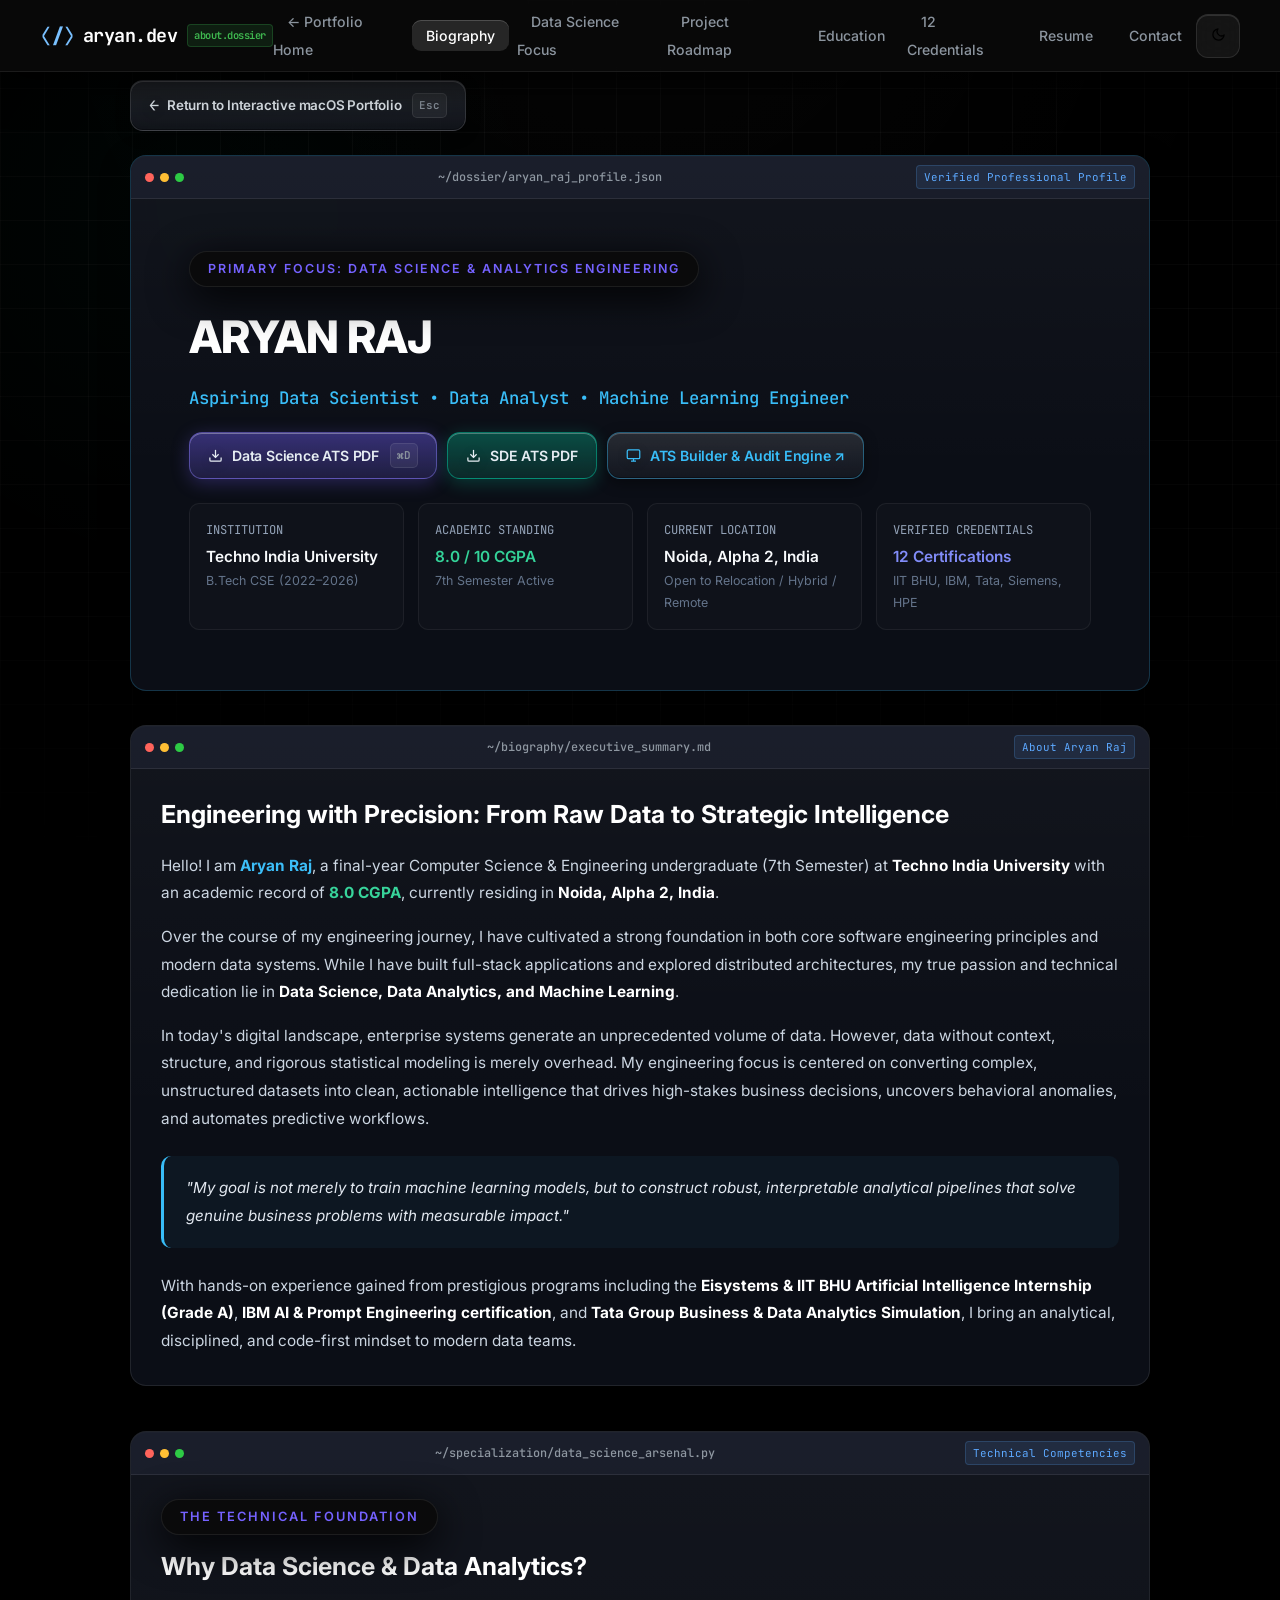
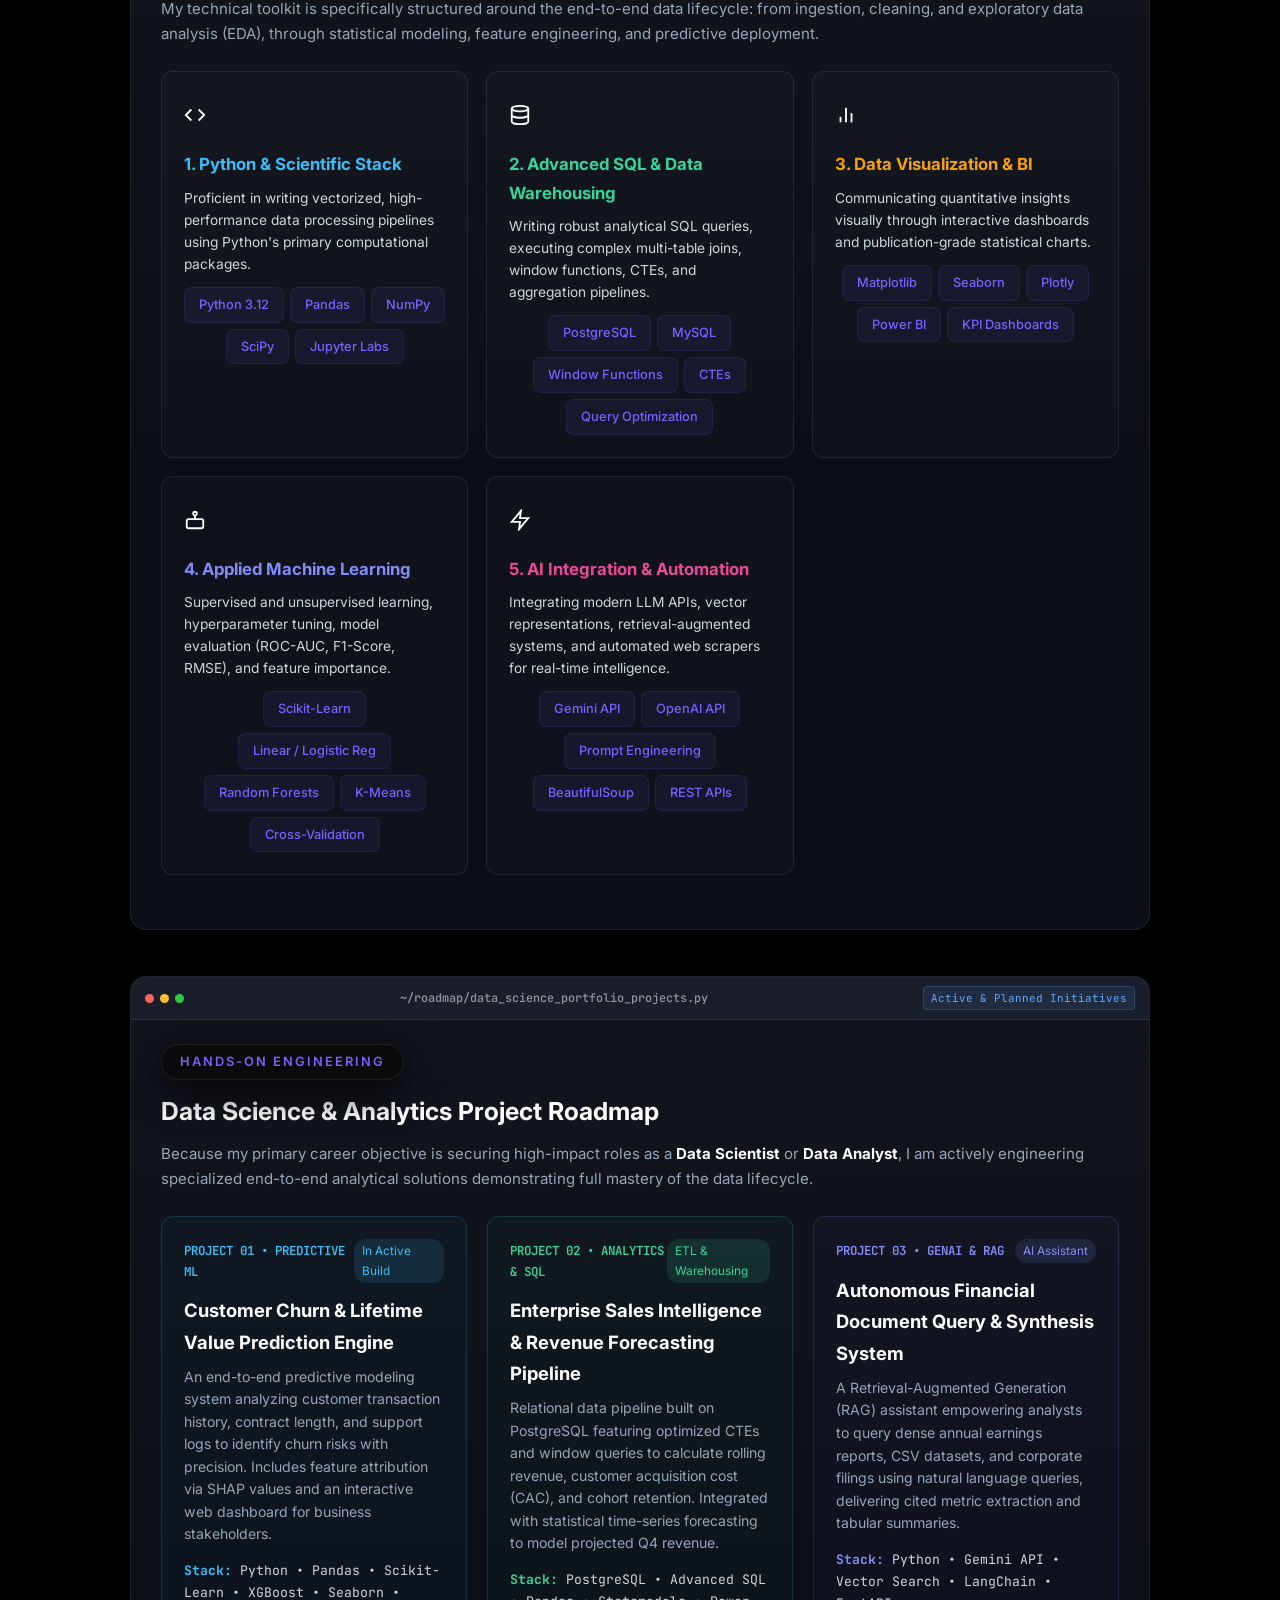
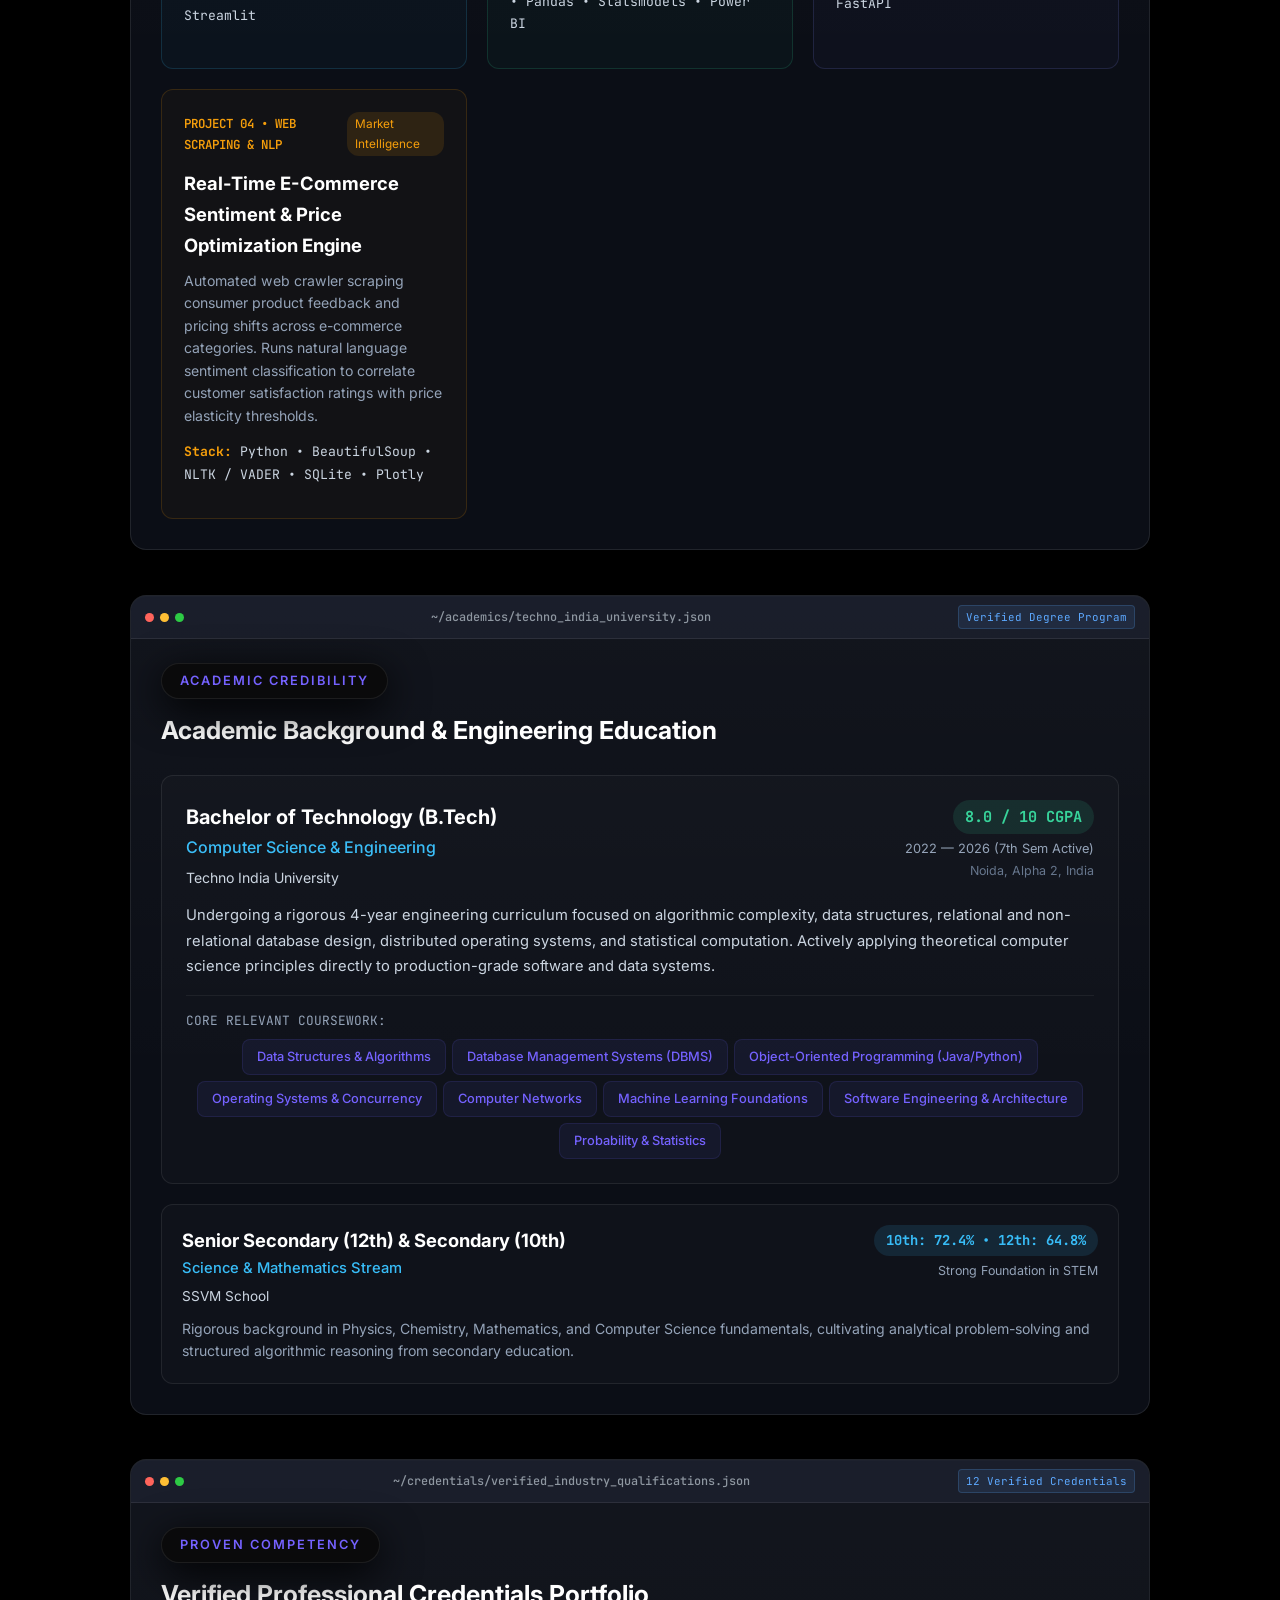
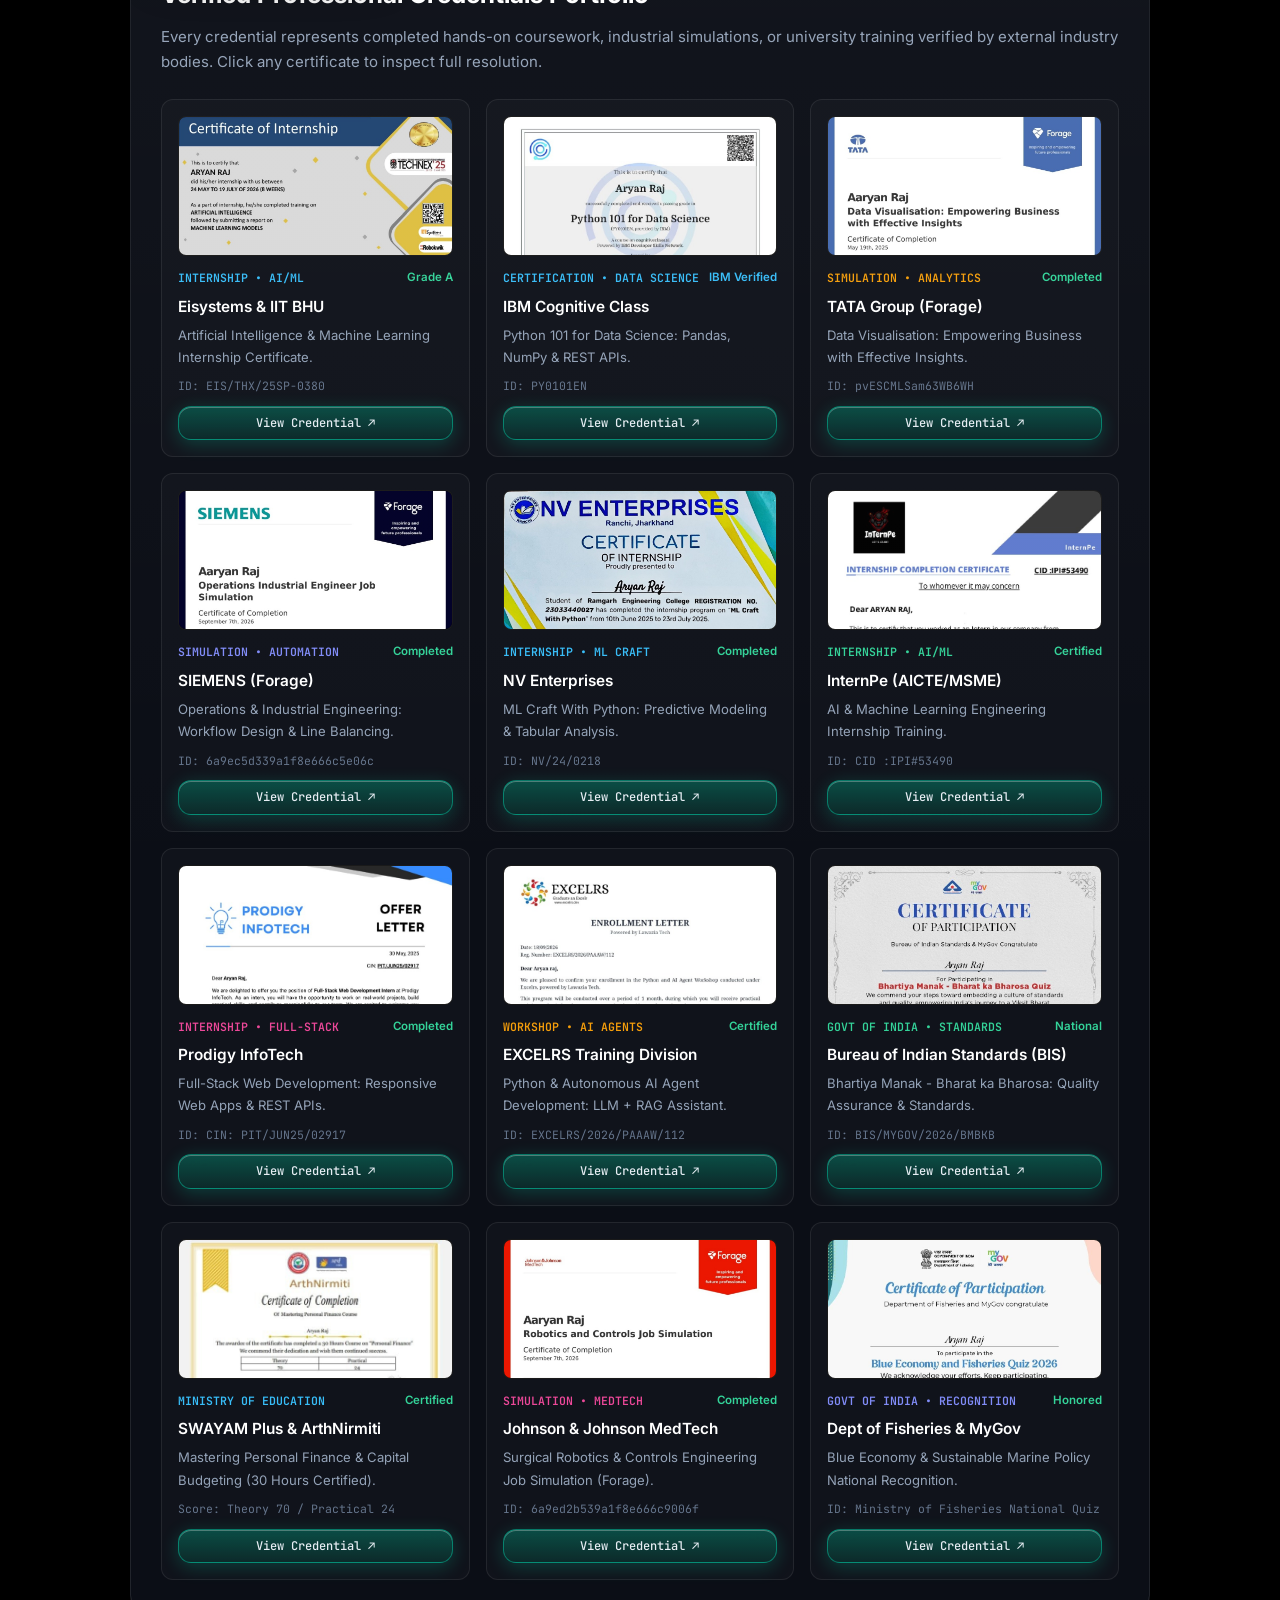
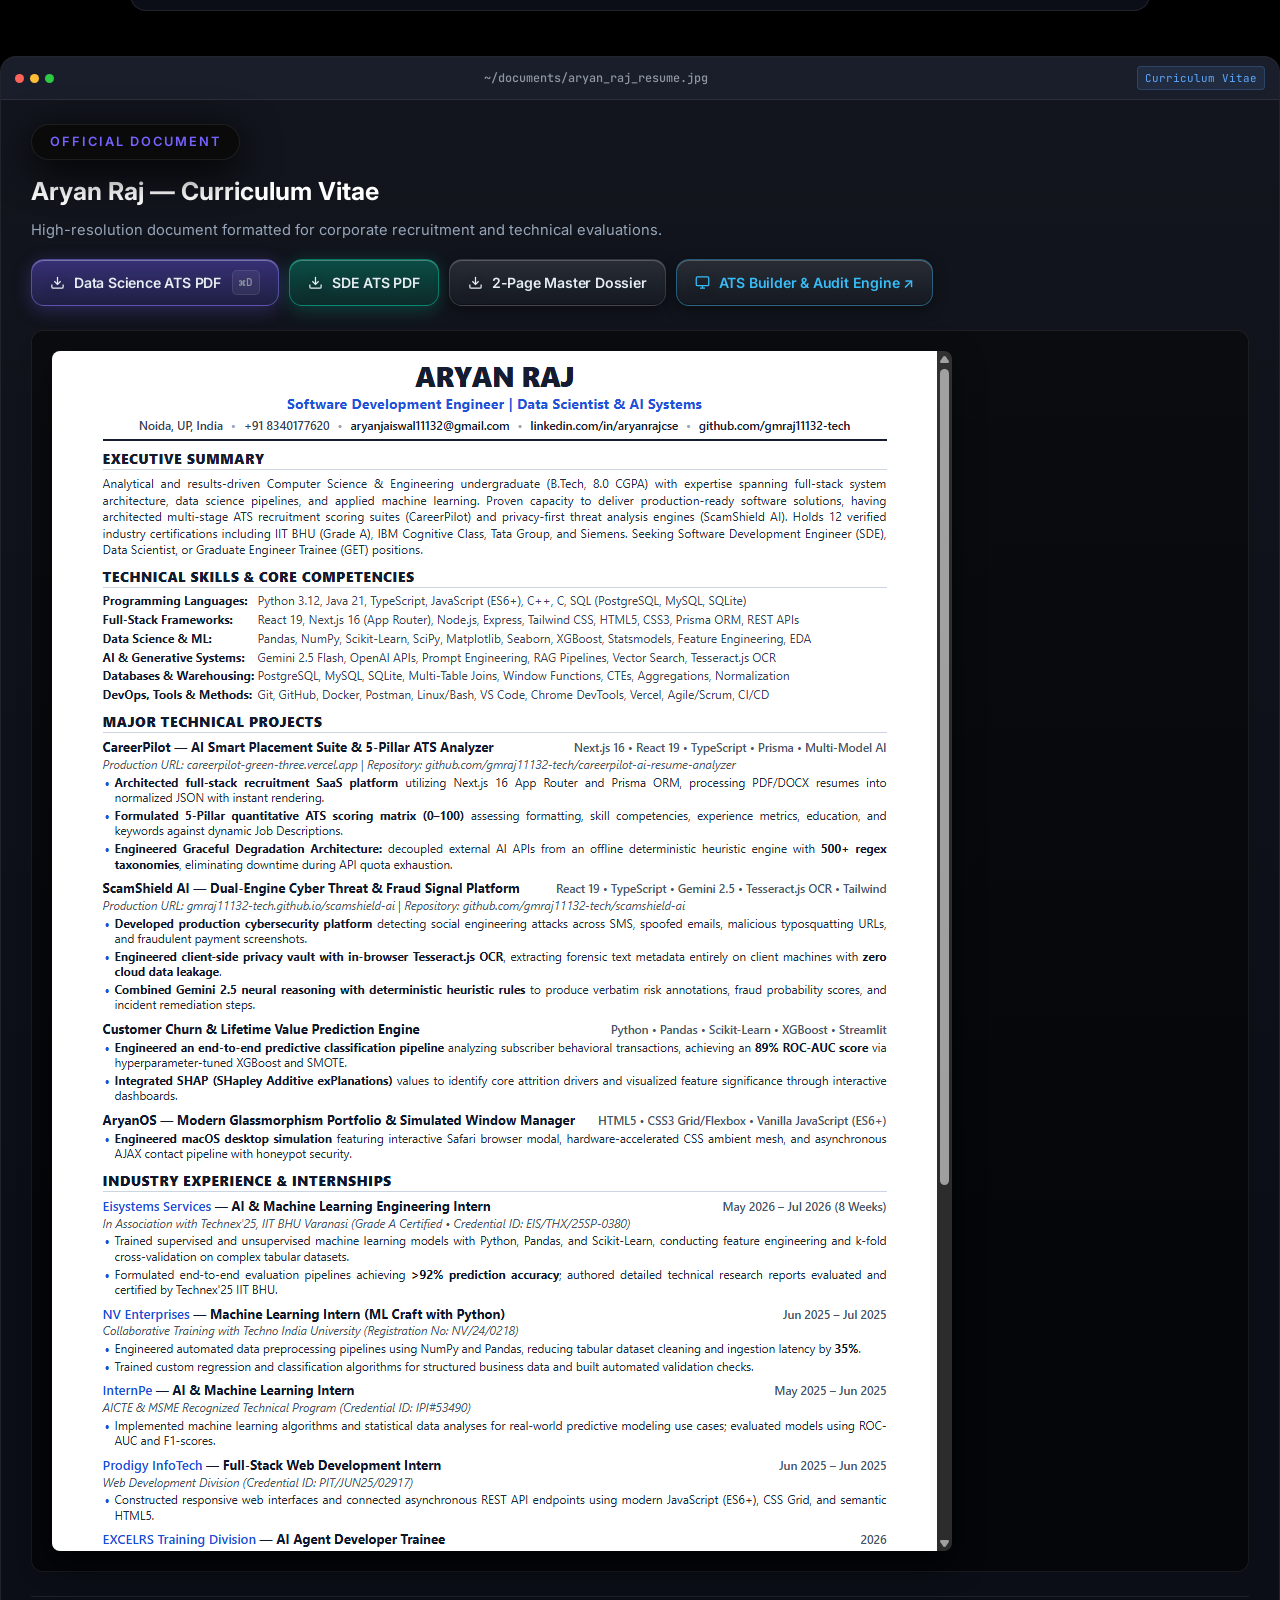
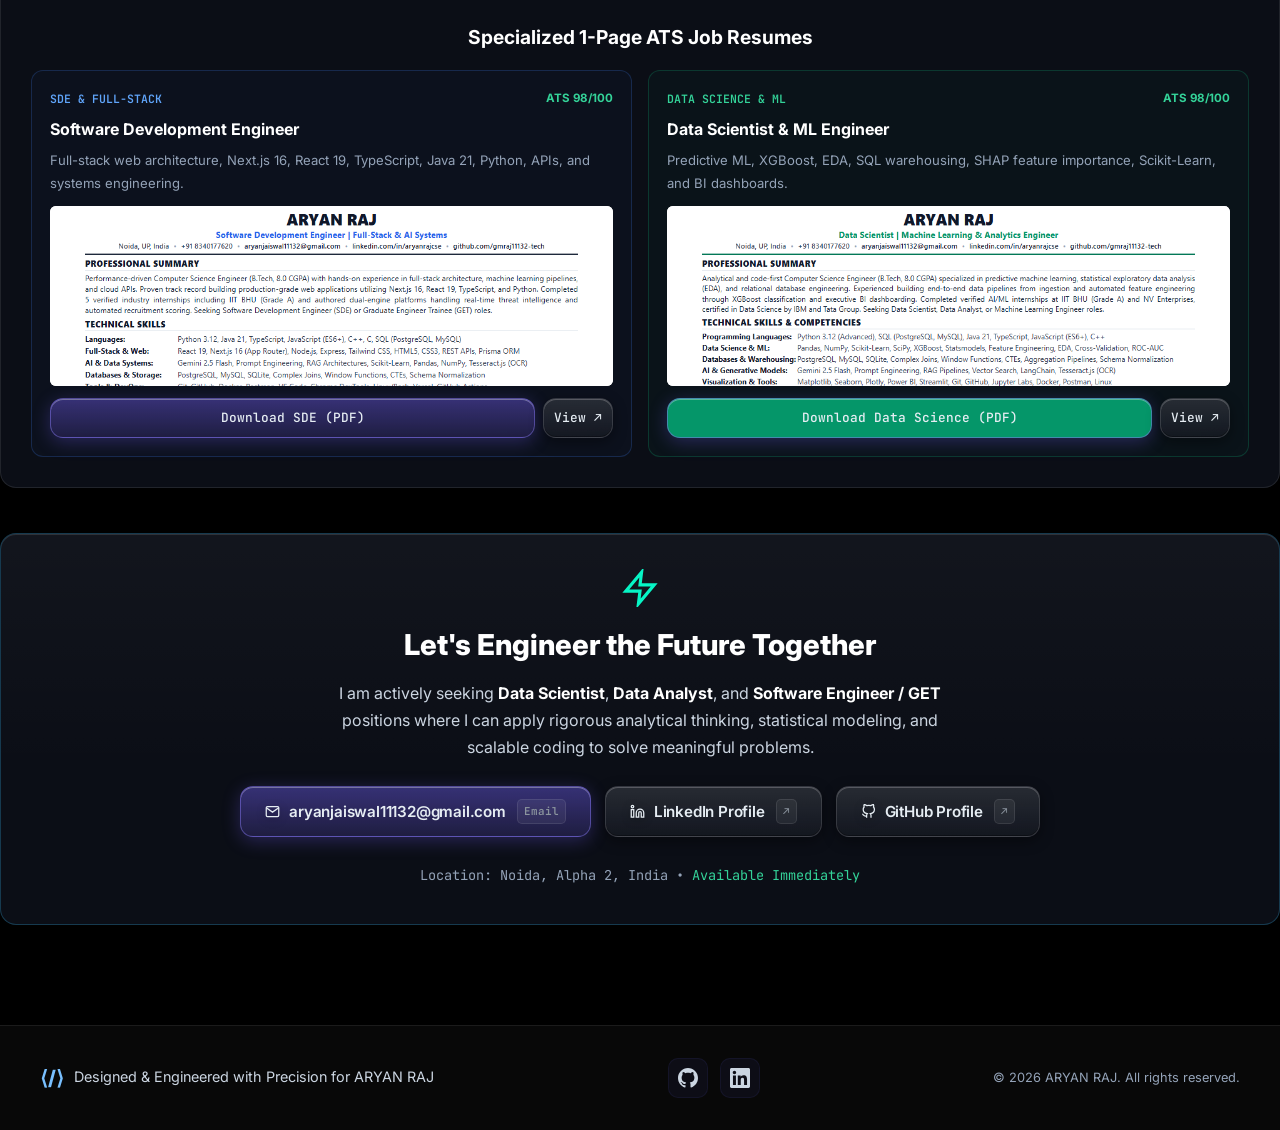
<file: about.html>
<!DOCTYPE html>
<html lang="en" data-theme="dark">

<head>
    <meta charset="UTF-8">
    <meta name="viewport" content="width=device-width, initial-scale=1.0, maximum-scale=5.0, viewport-fit=cover">
    <meta http-equiv="X-Content-Type-Options" content="nosniff">
    <meta name="referrer" content="strict-origin-when-cross-origin">
    <meta http-equiv="Permissions-Policy" content="camera=(), microphone=(), geolocation=()">
    <meta name="theme-color" content="#030407">
    <meta name="apple-mobile-web-app-capable" content="yes">
    <meta name="apple-mobile-web-app-status-bar-style" content="black-translucent">
    <meta name="description"
        content="Professional biography and career dossier of Aryan Raj — Aspiring Data Scientist, Data Analyst, and Software Engineer. B.Tech CSE (8.0 CGPA) at Techno India University, based in Noida Alpha 2.">
    <title>About Aryan Raj | Data Science, Analytics & Engineering Dossier</title>
    <link rel="preconnect" href="https://fonts.googleapis.com">
    <link rel="preconnect" href="https://fonts.gstatic.com" crossorigin>
    <link
        href="https://fonts.googleapis.com/css2?family=Fira+Code:wght@400;500;600;700&family=Inter:wght@300;400;500;600;700;800&family=JetBrains+Mono:wght@400;500;600;700&display=swap"
        rel="stylesheet">
    <link rel="icon" type="image/svg+xml" href="favicon.svg">
    <link rel="alternate icon" href="favicon.svg">
    <link rel="stylesheet" href="style.css">
</head>

<body>
    <!-- Clean High-Performance macOS / Vercel Grid Background (Zero Lag) -->
    <div class="bg-clean-grid">
        <div class="ambient-glow"></div>
        <div class="grid-mesh"></div>
    </div>

    <!-- Navigation Bar -->
    <nav class="navbar glass" id="navbar">
        <div class="nav-brand">
            <span class="brand-icon">⟨/⟩</span>
            <span class="brand-text">aryan.dev</span>
            <span class="brand-badge">about.dossier</span>
        </div>
        <ul class="nav-links" id="navLinks">
            <li><a href="index.html#home" class="nav-link">← Portfolio Home</a></li>
            <li><a href="#dossier-bio" class="nav-link active">Biography</a></li>
            <li><a href="#dossier-ds" class="nav-link">Data Science Focus</a></li>
            <li><a href="#dossier-roadmap" class="nav-link">Project Roadmap</a></li>
            <li><a href="#dossier-education" class="nav-link">Education</a></li>
            <li><a href="#dossier-credentials" class="nav-link">12 Credentials</a></li>
            <li><a href="#dossier-resume" class="nav-link">Resume</a></li>
            <li><a href="#dossier-contact" class="nav-link">Contact</a></li>
        </ul>
        <div class="nav-actions">
            <button class="theme-toggle glass-btn" id="themeToggle" aria-label="Toggle theme">
                <span class="toggle-icon"><svg width="15" height="15" viewBox="0 0 24 24" fill="none" stroke="currentColor" stroke-width="2" stroke-linecap="round" stroke-linejoin="round"><path d="M21 12.79A9 9 0 1 1 11.21 3 7 7 0 0 0 21 12.79z"></path></svg></span>
            </button>
            <button class="hamburger" id="hamburger" aria-label="Menu">
                <span></span><span></span><span></span>
            </button>
        </div>
    </nav>

    <!-- Main Container -->
    <main class="about-main-wrapper" style="padding-top: 80px; padding-bottom: 70px;">
        <div class="section-container" style="max-width: 1100px; margin: 0 auto;">

            <!-- Back to Portfolio Bar -->
            <div style="margin-bottom: 24px;">
                <a href="index.html" class="btn-crystal ripple-btn" style="display: inline-flex; align-items: center; gap: 8px; font-size: 0.84rem;">
                    <span class="btn-icon">←</span>
                    <span class="btn-text">Return to Interactive macOS Portfolio</span>
                    <span class="btn-kbd">Esc</span>
                </a>
            </div>

            <!-- Hero Dossier Header -->
            <div class="glass-card reveal-up" style="margin-bottom: 35px; border: 1px solid rgba(56, 189, 248, 0.22); overflow: hidden;">
                <div class="mac-window-bar">
                    <div class="mac-dots">
                        <span class="mac-dot red"></span>
                        <span class="mac-dot yellow"></span>
                        <span class="mac-dot green"></span>
                    </div>
                    <span class="mac-path">~/dossier/aryan_raj_profile.json</span>
                    <span class="mac-tag">Verified Professional Profile</span>
                </div>

                <div style="padding: 32px 30px;">
                    <div style="display: flex; flex-wrap: wrap; align-items: center; justify-content: space-between; gap: 20px; margin-bottom: 24px;">
                        <div>
                            <span class="section-tag glass" style="display: inline-flex; margin-bottom: 12px; font-size: 0.78rem;">
                                PRIMARY FOCUS: DATA SCIENCE &amp; ANALYTICS ENGINEERING
                            </span>
                            <h1 style="font-size: clamp(2rem, 4vw, 2.8rem); font-weight: 800; color: #ffffff; letter-spacing: -0.02em; margin-bottom: 8px;">
                                ARYAN RAJ
                            </h1>
                            <p style="font-size: 1.08rem; color: #38bdf8; font-weight: 500; font-family: 'JetBrains Mono', monospace;">
                                Aspiring Data Scientist • Data Analyst • Machine Learning Engineer
                            </p>
                        </div>
                        <div style="display: flex; flex-wrap: wrap; gap: 10px;">
                            <a href="Aryan_Raj_ATS_Resume_DataScience.pdf" download="Aryan_Raj_ATS_Resume_DataScience.pdf" class="btn-crystal primary ripple-btn">
                                <span class="btn-icon">
                                    <svg width="15" height="15" viewBox="0 0 24 24" fill="none" stroke="currentColor" stroke-width="2"><path d="M21 15v4a2 2 0 0 1-2 2H5a2 2 0 0 1-2-2v-4"/><polyline points="7 10 12 15 17 10"/><line x1="12" y1="15" x2="12" y2="3"/></svg>
                                </span>
                                <span class="btn-text">Data Science ATS PDF</span>
                                <span class="btn-kbd">⌘D</span>
                            </a>
                            <a href="Aryan_Raj_ATS_Resume_SDE.pdf" download="Aryan_Raj_ATS_Resume_SDE.pdf" class="btn-crystal secondary ripple-btn">
                                <span class="btn-icon">
                                    <svg width="15" height="15" viewBox="0 0 24 24" fill="none" stroke="currentColor" stroke-width="2"><path d="M21 15v4a2 2 0 0 1-2 2H5a2 2 0 0 1-2-2v-4"/><polyline points="7 10 12 15 17 10"/><line x1="12" y1="15" x2="12" y2="3"/></svg>
                                </span>
                                <span class="btn-text">SDE ATS PDF</span>
                            </a>
                            <a href="ats-resume-builder.html" target="_blank" class="btn-crystal ripple-btn" style="border-color: rgba(56, 189, 248, 0.4); color: #38bdf8;">
                                <span class="btn-icon">
                                    <svg width="15" height="15" viewBox="0 0 24 24" fill="none" stroke="currentColor" stroke-width="2"><rect x="2" y="3" width="20" height="14" rx="2" ry="2"></rect><line x1="8" y1="21" x2="16" y2="21"></line><line x1="12" y1="17" x2="12" y2="21"></line></svg>
                                </span>
                                <span class="btn-text">ATS Builder &amp; Audit Engine ↗</span>
                            </a>
                        </div>
                    </div>

                    <!-- Key Metrics Grid -->
                    <div style="display: grid; grid-template-columns: repeat(auto-fit, minmax(210px, 1fr)); gap: 14px; margin-top: 10px;">
                        <div style="padding: 16px; border-radius: 10px; background: rgba(255, 255, 255, 0.02); border: 1px solid rgba(255, 255, 255, 0.06);">
                            <div style="font-size: 0.76rem; color: #94a3b8; font-family: 'JetBrains Mono', monospace; margin-bottom: 4px;">INSTITUTION</div>
                            <div style="font-size: 0.96rem; font-weight: 600; color: #f8fafc;">Techno India University</div>
                            <div style="font-size: 0.78rem; color: #64748b;">B.Tech CSE (2022–2026)</div>
                        </div>

                        <div style="padding: 16px; border-radius: 10px; background: rgba(255, 255, 255, 0.02); border: 1px solid rgba(255, 255, 255, 0.06);">
                            <div style="font-size: 0.76rem; color: #94a3b8; font-family: 'JetBrains Mono', monospace; margin-bottom: 4px;">ACADEMIC STANDING</div>
                            <div style="font-size: 0.96rem; font-weight: 600; color: #34d399;">8.0 / 10 CGPA</div>
                            <div style="font-size: 0.78rem; color: #64748b;">7th Semester Active</div>
                        </div>

                        <div style="padding: 16px; border-radius: 10px; background: rgba(255, 255, 255, 0.02); border: 1px solid rgba(255, 255, 255, 0.06);">
                            <div style="font-size: 0.76rem; color: #94a3b8; font-family: 'JetBrains Mono', monospace; margin-bottom: 4px;">CURRENT LOCATION</div>
                            <div style="font-size: 0.96rem; font-weight: 600; color: #f8fafc;">Noida, Alpha 2, India</div>
                            <div style="font-size: 0.78rem; color: #64748b;">Open to Relocation / Hybrid / Remote</div>
                        </div>

                        <div style="padding: 16px; border-radius: 10px; background: rgba(255, 255, 255, 0.02); border: 1px solid rgba(255, 255, 255, 0.06);">
                            <div style="font-size: 0.76rem; color: #94a3b8; font-family: 'JetBrains Mono', monospace; margin-bottom: 4px;">VERIFIED CREDENTIALS</div>
                            <div style="font-size: 0.96rem; font-weight: 600; color: #818cf8;">12 Certifications</div>
                            <div style="font-size: 0.78rem; color: #64748b;">IIT BHU, IBM, Tata, Siemens, HPE</div>
                        </div>
                    </div>
                </div>
            </div>

            <!-- Section 1: Executive Professional Biography -->
            <section id="dossier-bio" style="margin-bottom: 45px;">
                <div class="glass-card reveal-up" style="padding: 30px;">
                    <div class="mac-window-bar" style="margin: -30px -30px 24px -30px;">
                        <div class="mac-dots">
                            <span class="mac-dot red"></span>
                            <span class="mac-dot yellow"></span>
                            <span class="mac-dot green"></span>
                        </div>
                        <span class="mac-path">~/biography/executive_summary.md</span>
                        <span class="mac-tag">About Aryan Raj</span>
                    </div>

                    <h2 style="font-size: 1.55rem; font-weight: 700; color: #ffffff; margin-bottom: 16px;">
                        Engineering with Precision: From Raw Data to Strategic Intelligence
                    </h2>

                    <div style="font-size: 0.96rem; color: #cbd5e1; line-height: 1.8; display: flex; flex-direction: column; gap: 16px;">
                        <p>
                            Hello! I am <strong style="color: #38bdf8;">Aryan Raj</strong>, a final-year Computer Science &amp; Engineering undergraduate (7th Semester) at <strong style="color: #ffffff;">Techno India University</strong> with an academic record of <strong style="color: #34d399;">8.0 CGPA</strong>, currently residing in <strong style="color: #ffffff;">Noida, Alpha 2, India</strong>.
                        </p>
                        <p>
                            Over the course of my engineering journey, I have cultivated a strong foundation in both core software engineering principles and modern data systems. While I have built full-stack applications and explored distributed architectures, my true passion and technical dedication lie in <strong style="color: #ffffff;">Data Science, Data Analytics, and Machine Learning</strong>.
                        </p>
                        <p>
                            In today's digital landscape, enterprise systems generate an unprecedented volume of data. However, data without context, structure, and rigorous statistical modeling is merely overhead. My engineering focus is centered on converting complex, unstructured datasets into clean, actionable intelligence that drives high-stakes business decisions, uncovers behavioral anomalies, and automates predictive workflows.
                        </p>
                        <div style="padding: 18px 22px; border-radius: 10px; background: rgba(56, 189, 248, 0.05); border-left: 3px solid #38bdf8; margin: 8px 0;">
                            <span style="font-size: 0.95rem; font-style: italic; color: #e2e8f0;">
                                "My goal is not merely to train machine learning models, but to construct robust, interpretable analytical pipelines that solve genuine business problems with measurable impact."
                            </span>
                        </div>
                        <p>
                            With hands-on experience gained from prestigious programs including the <strong style="color: #ffffff;">Eisystems &amp; IIT BHU Artificial Intelligence Internship (Grade A)</strong>, <strong style="color: #ffffff;">IBM AI &amp; Prompt Engineering certification</strong>, and <strong style="color: #ffffff;">Tata Group Business &amp; Data Analytics Simulation</strong>, I bring an analytical, disciplined, and code-first mindset to modern data teams.
                        </p>
                    </div>
                </div>
            </section>

            <!-- Section 2: Data Science & Analytics Engineering Arsenal -->
            <section id="dossier-ds" style="margin-bottom: 45px;">
                <div class="glass-card reveal-up" style="padding: 30px;">
                    <div class="mac-window-bar" style="margin: -30px -30px 24px -30px;">
                        <div class="mac-dots">
                            <span class="mac-dot red"></span>
                            <span class="mac-dot yellow"></span>
                            <span class="mac-dot green"></span>
                        </div>
                        <span class="mac-path">~/specialization/data_science_arsenal.py</span>
                        <span class="mac-tag">Technical Competencies</span>
                    </div>

                    <div style="margin-bottom: 24px;">
                        <span class="section-tag glass" style="margin-bottom: 10px; display: inline-flex;">The Technical Foundation</span>
                        <h2 style="font-size: 1.55rem; font-weight: 700; color: #ffffff; margin-bottom: 10px;">
                            Why Data Science &amp; Data Analytics?
                        </h2>
                        <p style="font-size: 0.94rem; color: #94a3b8; line-height: 1.65;">
                            My technical toolkit is specifically structured around the end-to-end data lifecycle: from ingestion, cleaning, and exploratory data analysis (EDA), through statistical modeling, feature engineering, and predictive deployment.
                        </p>
                    </div>

                    <!-- 5 Technical Pillars -->
                    <div style="display: grid; grid-template-columns: repeat(auto-fit, minmax(280px, 1fr)); gap: 18px; margin-bottom: 24px;">
                        <!-- Pillar 1: Python & Scientific Computing -->
                        <div class="ds-pillar" style="background: rgba(255, 255, 255, 0.02); border: 1px solid rgba(255, 255, 255, 0.08); padding: 22px; border-radius: 12px;">
                            <div class="pillar-icon"><svg width="22" height="22" viewBox="0 0 24 24" fill="none" stroke="currentColor" stroke-width="2"><polyline points="16 18 22 12 16 6"></polyline><polyline points="8 6 2 12 8 18"></polyline></svg></div>
                            <h3 style="font-size: 1.05rem; font-weight: 700; color: #38bdf8; margin-bottom: 8px;">1. Python &amp; Scientific Stack</h3>
                            <p style="font-size: 0.86rem; color: #cbd5e1; line-height: 1.6; margin-bottom: 12px;">
                                Proficient in writing vectorized, high-performance data processing pipelines using Python's primary computational packages.
                            </p>
                            <div class="skill-tags" style="display: flex; flex-wrap: wrap; gap: 6px;">
                                <span class="skill-tag">Python 3.12</span>
                                <span class="skill-tag">Pandas</span>
                                <span class="skill-tag">NumPy</span>
                                <span class="skill-tag">SciPy</span>
                                <span class="skill-tag">Jupyter Labs</span>
                            </div>
                        </div>

                        <!-- Pillar 2: SQL & Database Engineering -->
                        <div class="ds-pillar" style="background: rgba(255, 255, 255, 0.02); border: 1px solid rgba(255, 255, 255, 0.08); padding: 22px; border-radius: 12px;">
                            <div class="pillar-icon"><svg width="22" height="22" viewBox="0 0 24 24" fill="none" stroke="currentColor" stroke-width="2"><ellipse cx="12" cy="5" rx="9" ry="3"></ellipse><path d="M21 12c0 1.66-4 3-9 3s-9-1.34-9-3"></path><path d="M3 5v14c0 1.66 4 3 9 3s9-1.34 9-3V5"></path></svg></div>
                            <h3 style="font-size: 1.05rem; font-weight: 700; color: #34d399; margin-bottom: 8px;">2. Advanced SQL &amp; Data Warehousing</h3>
                            <p style="font-size: 0.86rem; color: #cbd5e1; line-height: 1.6; margin-bottom: 12px;">
                                Writing robust analytical SQL queries, executing complex multi-table joins, window functions, CTEs, and aggregation pipelines.
                            </p>
                            <div class="skill-tags" style="display: flex; flex-wrap: wrap; gap: 6px;">
                                <span class="skill-tag">PostgreSQL</span>
                                <span class="skill-tag">MySQL</span>
                                <span class="skill-tag">Window Functions</span>
                                <span class="skill-tag">CTEs</span>
                                <span class="skill-tag">Query Optimization</span>
                            </div>
                        </div>

                        <!-- Pillar 3: Data Visualization & BI -->
                        <div class="ds-pillar" style="background: rgba(255, 255, 255, 0.02); border: 1px solid rgba(255, 255, 255, 0.08); padding: 22px; border-radius: 12px;">
                            <div class="pillar-icon"><svg width="22" height="22" viewBox="0 0 24 24" fill="none" stroke="currentColor" stroke-width="2"><line x1="18" y1="20" x2="18" y2="10"></line><line x1="12" y1="20" x2="12" y2="4"></line><line x1="6" y1="20" x2="6" y2="14"></line></svg></div>
                            <h3 style="font-size: 1.05rem; font-weight: 700; color: #f59e0b; margin-bottom: 8px;">3. Data Visualization &amp; BI</h3>
                            <p style="font-size: 0.86rem; color: #cbd5e1; line-height: 1.6; margin-bottom: 12px;">
                                Communicating quantitative insights visually through interactive dashboards and publication-grade statistical charts.
                            </p>
                            <div class="skill-tags" style="display: flex; flex-wrap: wrap; gap: 6px;">
                                <span class="skill-tag">Matplotlib</span>
                                <span class="skill-tag">Seaborn</span>
                                <span class="skill-tag">Plotly</span>
                                <span class="skill-tag">Power BI</span>
                                <span class="skill-tag">KPI Dashboards</span>
                            </div>
                        </div>

                        <!-- Pillar 4: Applied Machine Learning -->
                        <div class="ds-pillar" style="background: rgba(255, 255, 255, 0.02); border: 1px solid rgba(255, 255, 255, 0.08); padding: 22px; border-radius: 12px;">
                            <div class="pillar-icon"><svg width="22" height="22" viewBox="0 0 24 24" fill="none" stroke="currentColor" stroke-width="2"><rect x="3" y="11" width="18" height="10" rx="2"></rect><circle cx="12" cy="5" r="2"></circle><path d="M12 7v4"></path></svg></div>
                            <h3 style="font-size: 1.05rem; font-weight: 700; color: #818cf8; margin-bottom: 8px;">4. Applied Machine Learning</h3>
                            <p style="font-size: 0.86rem; color: #cbd5e1; line-height: 1.6; margin-bottom: 12px;">
                                Supervised and unsupervised learning, hyperparameter tuning, model evaluation (ROC-AUC, F1-Score, RMSE), and feature importance.
                            </p>
                            <div class="skill-tags" style="display: flex; flex-wrap: wrap; gap: 6px;">
                                <span class="skill-tag">Scikit-Learn</span>
                                <span class="skill-tag">Linear / Logistic Reg</span>
                                <span class="skill-tag">Random Forests</span>
                                <span class="skill-tag">K-Means</span>
                                <span class="skill-tag">Cross-Validation</span>
                            </div>
                        </div>

                        <!-- Pillar 5: Generative AI & Automation -->
                        <div class="ds-pillar" style="background: rgba(255, 255, 255, 0.02); border: 1px solid rgba(255, 255, 255, 0.08); padding: 22px; border-radius: 12px;">
                            <div class="pillar-icon"><svg width="22" height="22" viewBox="0 0 24 24" fill="none" stroke="currentColor" stroke-width="2"><polygon points="13 2 3 14 12 14 11 22 21 10 12 10 13 2"></polygon></svg></div>
                            <h3 style="font-size: 1.05rem; font-weight: 700; color: #ec4899; margin-bottom: 8px;">5. AI Integration &amp; Automation</h3>
                            <p style="font-size: 0.86rem; color: #cbd5e1; line-height: 1.6; margin-bottom: 12px;">
                                Integrating modern LLM APIs, vector representations, retrieval-augmented systems, and automated web scrapers for real-time intelligence.
                            </p>
                            <div class="skill-tags" style="display: flex; flex-wrap: wrap; gap: 6px;">
                                <span class="skill-tag">Gemini API</span>
                                <span class="skill-tag">OpenAI API</span>
                                <span class="skill-tag">Prompt Engineering</span>
                                <span class="skill-tag">BeautifulSoup</span>
                                <span class="skill-tag">REST APIs</span>
                            </div>
                        </div>
                    </div>
                </div>
            </section>

            <!-- Section 3: Strategic Data Science & Analytics Project Roadmap -->
            <section id="dossier-roadmap" style="margin-bottom: 45px;">
                <div class="glass-card reveal-up" style="padding: 30px;">
                    <div class="mac-window-bar" style="margin: -30px -30px 24px -30px;">
                        <div class="mac-dots">
                            <span class="mac-dot red"></span>
                            <span class="mac-dot yellow"></span>
                            <span class="mac-dot green"></span>
                        </div>
                        <span class="mac-path">~/roadmap/data_science_portfolio_projects.py</span>
                        <span class="mac-tag">Active &amp; Planned Initiatives</span>
                    </div>

                    <div style="margin-bottom: 24px;">
                        <span class="section-tag glass" style="margin-bottom: 10px; display: inline-flex;">Hands-On Engineering</span>
                        <h2 style="font-size: 1.55rem; font-weight: 700; color: #ffffff; margin-bottom: 10px;">
                            Data Science &amp; Analytics Project Roadmap
                        </h2>
                        <p style="font-size: 0.94rem; color: #94a3b8; line-height: 1.65;">
                            Because my primary career objective is securing high-impact roles as a <strong style="color: #ffffff;">Data Scientist</strong> or <strong style="color: #ffffff;">Data Analyst</strong>, I am actively engineering specialized end-to-end analytical solutions demonstrating full mastery of the data lifecycle.
                        </p>
                    </div>

                    <div class="dossier-projects-grid">
                        <!-- Project 1 -->
                        <div style="padding: 22px; border-radius: 12px; background: rgba(56, 189, 248, 0.03); border: 1px solid rgba(56, 189, 248, 0.16);">
                            <div style="display: flex; align-items: center; justify-content: space-between; margin-bottom: 12px;">
                                <span style="font-size: 0.78rem; font-family: 'JetBrains Mono', monospace; color: #38bdf8; font-weight: 600;">PROJECT 01 • PREDICTIVE ML</span>
                                <span style="font-size: 0.74rem; background: rgba(56, 189, 248, 0.12); color: #38bdf8; padding: 2px 8px; border-radius: 12px;">In Active Build</span>
                            </div>
                            <h3 style="font-size: 1.15rem; font-weight: 700; color: #ffffff; margin-bottom: 8px;">
                                Customer Churn &amp; Lifetime Value Prediction Engine
                            </h3>
                            <p style="font-size: 0.88rem; color: #94a3b8; line-height: 1.6; margin-bottom: 14px;">
                                An end-to-end predictive modeling system analyzing customer transaction history, contract length, and support logs to identify churn risks with precision. Includes feature attribution via SHAP values and an interactive web dashboard for business stakeholders.
                            </p>
                            <div style="font-size: 0.82rem; color: #cbd5e1; font-family: 'JetBrains Mono', monospace; margin-bottom: 10px;">
                                <strong style="color: #38bdf8;">Stack:</strong> Python • Pandas • Scikit-Learn • XGBoost • Seaborn • Streamlit
                            </div>
                        </div>

                        <!-- Project 2 -->
                        <div style="padding: 22px; border-radius: 12px; background: rgba(52, 211, 153, 0.03); border: 1px solid rgba(52, 211, 153, 0.16);">
                            <div style="display: flex; align-items: center; justify-content: space-between; margin-bottom: 12px;">
                                <span style="font-size: 0.78rem; font-family: 'JetBrains Mono', monospace; color: #34d399; font-weight: 600;">PROJECT 02 • ANALYTICS &amp; SQL</span>
                                <span style="font-size: 0.74rem; background: rgba(52, 211, 153, 0.12); color: #34d399; padding: 2px 8px; border-radius: 12px;">ETL &amp; Warehousing</span>
                            </div>
                            <h3 style="font-size: 1.15rem; font-weight: 700; color: #ffffff; margin-bottom: 8px;">
                                Enterprise Sales Intelligence &amp; Revenue Forecasting Pipeline
                            </h3>
                            <p style="font-size: 0.88rem; color: #94a3b8; line-height: 1.6; margin-bottom: 14px;">
                                Relational data pipeline built on PostgreSQL featuring optimized CTEs and window queries to calculate rolling revenue, customer acquisition cost (CAC), and cohort retention. Integrated with statistical time-series forecasting to model projected Q4 revenue.
                            </p>
                            <div style="font-size: 0.82rem; color: #cbd5e1; font-family: 'JetBrains Mono', monospace; margin-bottom: 10px;">
                                <strong style="color: #34d399;">Stack:</strong> PostgreSQL • Advanced SQL • Pandas • Statsmodels • Power BI
                            </div>
                        </div>

                        <!-- Project 3 -->
                        <div style="padding: 22px; border-radius: 12px; background: rgba(129, 140, 248, 0.03); border: 1px solid rgba(129, 140, 248, 0.16);">
                            <div style="display: flex; align-items: center; justify-content: space-between; margin-bottom: 12px;">
                                <span style="font-size: 0.78rem; font-family: 'JetBrains Mono', monospace; color: #818cf8; font-weight: 600;">PROJECT 03 • GENAI &amp; RAG</span>
                                <span style="font-size: 0.74rem; background: rgba(129, 140, 248, 0.12); color: #818cf8; padding: 2px 8px; border-radius: 12px;">AI Assistant</span>
                            </div>
                            <h3 style="font-size: 1.15rem; font-weight: 700; color: #ffffff; margin-bottom: 8px;">
                                Autonomous Financial Document Query &amp; Synthesis System
                            </h3>
                            <p style="font-size: 0.88rem; color: #94a3b8; line-height: 1.6; margin-bottom: 14px;">
                                A Retrieval-Augmented Generation (RAG) assistant empowering analysts to query dense annual earnings reports, CSV datasets, and corporate filings using natural language queries, delivering cited metric extraction and tabular summaries.
                            </p>
                            <div style="font-size: 0.82rem; color: #cbd5e1; font-family: 'JetBrains Mono', monospace; margin-bottom: 10px;">
                                <strong style="color: #818cf8;">Stack:</strong> Python • Gemini API • Vector Search • LangChain • FastAPI
                            </div>
                        </div>

                        <!-- Project 4 -->
                        <div style="padding: 22px; border-radius: 12px; background: rgba(245, 158, 11, 0.03); border: 1px solid rgba(245, 158, 11, 0.16);">
                            <div style="display: flex; align-items: center; justify-content: space-between; margin-bottom: 12px;">
                                <span style="font-size: 0.78rem; font-family: 'JetBrains Mono', monospace; color: #f59e0b; font-weight: 600;">PROJECT 04 • WEB SCRAPING &amp; NLP</span>
                                <span style="font-size: 0.74rem; background: rgba(245, 158, 11, 0.12); color: #f59e0b; padding: 2px 8px; border-radius: 12px;">Market Intelligence</span>
                            </div>
                            <h3 style="font-size: 1.15rem; font-weight: 700; color: #ffffff; margin-bottom: 8px;">
                                Real-Time E-Commerce Sentiment &amp; Price Optimization Engine
                            </h3>
                            <p style="font-size: 0.88rem; color: #94a3b8; line-height: 1.6; margin-bottom: 14px;">
                                Automated web crawler scraping consumer product feedback and pricing shifts across e-commerce categories. Runs natural language sentiment classification to correlate customer satisfaction ratings with price elasticity thresholds.
                            </p>
                            <div style="font-size: 0.82rem; color: #cbd5e1; font-family: 'JetBrains Mono', monospace; margin-bottom: 10px;">
                                <strong style="color: #f59e0b;">Stack:</strong> Python • BeautifulSoup • NLTK / VADER • SQLite • Plotly
                            </div>
                        </div>
                    </div>
                </div>
            </section>

            <!-- Section 4: Academic Background & Institutional Foundation -->
            <section id="dossier-education" style="margin-bottom: 45px;">
                <div class="glass-card reveal-up" style="padding: 30px;">
                    <div class="mac-window-bar" style="margin: -30px -30px 24px -30px;">
                        <div class="mac-dots">
                            <span class="mac-dot red"></span>
                            <span class="mac-dot yellow"></span>
                            <span class="mac-dot green"></span>
                        </div>
                        <span class="mac-path">~/academics/techno_india_university.json</span>
                        <span class="mac-tag">Verified Degree Program</span>
                    </div>

                    <div style="margin-bottom: 24px;">
                        <span class="section-tag glass" style="margin-bottom: 10px; display: inline-flex;">Academic Credibility</span>
                        <h2 style="font-size: 1.55rem; font-weight: 700; color: #ffffff; margin-bottom: 10px;">
                            Academic Background &amp; Engineering Education
                        </h2>
                    </div>

                    <div style="padding: 24px; border-radius: 12px; background: rgba(255, 255, 255, 0.02); border: 1px solid rgba(255, 255, 255, 0.08); margin-bottom: 20px;">
                        <div style="display: flex; flex-wrap: wrap; justify-content: space-between; align-items: flex-start; gap: 14px; margin-bottom: 14px;">
                            <div>
                                <h3 style="font-size: 1.25rem; font-weight: 700; color: #ffffff;">Bachelor of Technology (B.Tech)</h3>
                                <div style="font-size: 1rem; color: #38bdf8; font-weight: 500;">Computer Science &amp; Engineering</div>
                                <div style="font-size: 0.88rem; color: #cbd5e1; margin-top: 4px;">Techno India University</div>
                            </div>
                            <div style="text-align: right;">
                                <div style="display: inline-block; padding: 4px 12px; border-radius: 20px; background: rgba(52, 211, 153, 0.12); color: #34d399; font-weight: 700; font-size: 0.95rem; font-family: 'JetBrains Mono', monospace;">
                                    8.0 / 10 CGPA
                                </div>
                                <div style="font-size: 0.8rem; color: #94a3b8; margin-top: 4px;">2022 — 2026 (7th Sem Active)</div>
                                <div style="font-size: 0.78rem; color: #64748b;">Noida, Alpha 2, India</div>
                            </div>
                        </div>

                        <p style="font-size: 0.92rem; color: #cbd5e1; line-height: 1.7; margin-bottom: 16px;">
                            Undergoing a rigorous 4-year engineering curriculum focused on algorithmic complexity, data structures, relational and non-relational database design, distributed operating systems, and statistical computation. Actively applying theoretical computer science principles directly to production-grade software and data systems.
                        </p>

                        <div style="border-top: 1px solid rgba(255, 255, 255, 0.06); padding-top: 14px;">
                            <div style="font-size: 0.8rem; color: #94a3b8; font-family: 'JetBrains Mono', monospace; margin-bottom: 8px;">CORE RELEVANT COURSEWORK:</div>
                            <div class="skill-tags" style="display: flex; flex-wrap: wrap; gap: 6px;">
                                <span class="skill-tag">Data Structures &amp; Algorithms</span>
                                <span class="skill-tag">Database Management Systems (DBMS)</span>
                                <span class="skill-tag">Object-Oriented Programming (Java/Python)</span>
                                <span class="skill-tag">Operating Systems &amp; Concurrency</span>
                                <span class="skill-tag">Computer Networks</span>
                                <span class="skill-tag">Machine Learning Foundations</span>
                                <span class="skill-tag">Software Engineering &amp; Architecture</span>
                                <span class="skill-tag">Probability &amp; Statistics</span>
                            </div>
                        </div>
                    </div>

                    <!-- Schooling Card -->
                    <div style="padding: 20px; border-radius: 12px; background: rgba(255, 255, 255, 0.02); border: 1px solid rgba(255, 255, 255, 0.08);">
                        <div style="display: flex; flex-wrap: wrap; justify-content: space-between; align-items: flex-start; gap: 14px; margin-bottom: 10px;">
                            <div>
                                <h3 style="font-size: 1.15rem; font-weight: 700; color: #ffffff;">Senior Secondary (12th) &amp; Secondary (10th)</h3>
                                <div style="font-size: 0.92rem; color: #38bdf8; font-weight: 500;">Science &amp; Mathematics Stream</div>
                                <div style="font-size: 0.85rem; color: #cbd5e1; margin-top: 4px;">SSVM School</div>
                            </div>
                            <div style="text-align: right;">
                                <div style="display: inline-block; padding: 4px 12px; border-radius: 20px; background: rgba(56, 189, 248, 0.12); color: #38bdf8; font-weight: 700; font-size: 0.86rem; font-family: 'JetBrains Mono', monospace;">
                                    10th: 72.4% • 12th: 64.8%
                                </div>
                                <div style="font-size: 0.78rem; color: #94a3b8; margin-top: 4px;">Strong Foundation in STEM</div>
                            </div>
                        </div>
                        <p style="font-size: 0.88rem; color: #94a3b8; line-height: 1.6;">
                            Rigorous background in Physics, Chemistry, Mathematics, and Computer Science fundamentals, cultivating analytical problem-solving and structured algorithmic reasoning from secondary education.
                        </p>
                    </div>
                </div>
            </section>

            <!-- Section 5: Complete Verified Industry Credentials Portfolio (All 12) -->
            <section id="dossier-credentials" style="margin-bottom: 45px;">
                <div class="glass-card reveal-up" style="padding: 30px;">
                    <div class="mac-window-bar" style="margin: -30px -30px 24px -30px;">
                        <div class="mac-dots">
                            <span class="mac-dot red"></span>
                            <span class="mac-dot yellow"></span>
                            <span class="mac-dot green"></span>
                        </div>
                        <span class="mac-path">~/credentials/verified_industry_qualifications.json</span>
                        <span class="mac-tag">12 Verified Credentials</span>
                    </div>

                    <div style="margin-bottom: 24px;">
                        <span class="section-tag glass" style="margin-bottom: 10px; display: inline-flex;">Proven Competency</span>
                        <h2 style="font-size: 1.55rem; font-weight: 700; color: #ffffff; margin-bottom: 10px;">
                            Verified Professional Credentials Portfolio
                        </h2>
                        <p style="font-size: 0.94rem; color: #94a3b8; line-height: 1.65;">
                            Every credential represents completed hands-on coursework, industrial simulations, or university training verified by external industry bodies. Click any certificate to inspect full resolution.
                        </p>
                    </div>

                    <!-- 12 Item Credentials Grid with Visual Thumbnails -->
                    <div class="dossier-credentials-grid">
                        
                        <!-- Credential 1 -->
                        <div class="dossier-cert-card">
                            <img src="cert_iitbhu.jpg" alt="Eisystems & IIT BHU" class="dossier-cert-thumb" onclick="window.open('cert_iitbhu.jpg', '_blank')">
                            <div style="display: flex; justify-content: space-between; align-items: center; margin-bottom: 6px;">
                                <span style="font-size: 0.72rem; color: #38bdf8; font-family: 'JetBrains Mono', monospace; font-weight: 600;">INTERNSHIP • AI/ML</span>
                                <span style="font-size: 0.72rem; color: #34d399; font-weight: 600;">Grade A</span>
                            </div>
                            <h4 style="font-size: 0.96rem; font-weight: 600; color: #ffffff; margin-bottom: 4px;">Eisystems &amp; IIT BHU</h4>
                            <p style="font-size: 0.82rem; color: #94a3b8; margin-bottom: 8px;">Artificial Intelligence &amp; Machine Learning Internship Certificate.</p>
                            <div style="font-size: 0.72rem; color: #64748b; font-family: 'JetBrains Mono', monospace; margin-bottom: 10px;">ID: EIS/THX/25SP-0380</div>
                            <a href="cert_iitbhu.jpg" target="_blank" class="btn-crystal secondary ripple-btn" style="padding: 6px 12px; font-size: 0.75rem; text-align: center; justify-content: center;">
                                <span>View Credential ↗</span>
                            </a>
                        </div>

                        <!-- Credential 2 -->
                        <div class="dossier-cert-card">
                            <img src="cert_ibm_python.jpg" alt="IBM Python 101" class="dossier-cert-thumb" onclick="window.open('cert_ibm_python.jpg', '_blank')">
                            <div style="display: flex; justify-content: space-between; align-items: center; margin-bottom: 6px;">
                                <span style="font-size: 0.72rem; color: #38bdf8; font-family: 'JetBrains Mono', monospace; font-weight: 600;">CERTIFICATION • DATA SCIENCE</span>
                                <span style="font-size: 0.72rem; color: #38bdf8; font-weight: 600;">IBM Verified</span>
                            </div>
                            <h4 style="font-size: 0.96rem; font-weight: 600; color: #ffffff; margin-bottom: 4px;">IBM Cognitive Class</h4>
                            <p style="font-size: 0.82rem; color: #94a3b8; margin-bottom: 8px;">Python 101 for Data Science: Pandas, NumPy &amp; REST APIs.</p>
                            <div style="font-size: 0.72rem; color: #64748b; font-family: 'JetBrains Mono', monospace; margin-bottom: 10px;">ID: PY0101EN</div>
                            <a href="cert_ibm_python.jpg" target="_blank" class="btn-crystal secondary ripple-btn" style="padding: 6px 12px; font-size: 0.75rem; text-align: center; justify-content: center;">
                                <span>View Credential ↗</span>
                            </a>
                        </div>

                        <!-- Credential 3 -->
                        <div class="dossier-cert-card">
                            <img src="cert_tata_forage.jpg" alt="Tata Data Visualisation" class="dossier-cert-thumb" onclick="window.open('cert_tata_forage.jpg', '_blank')">
                            <div style="display: flex; justify-content: space-between; align-items: center; margin-bottom: 6px;">
                                <span style="font-size: 0.72rem; color: #f59e0b; font-family: 'JetBrains Mono', monospace; font-weight: 600;">SIMULATION • ANALYTICS</span>
                                <span style="font-size: 0.72rem; color: #34d399; font-weight: 600;">Completed</span>
                            </div>
                            <h4 style="font-size: 0.96rem; font-weight: 600; color: #ffffff; margin-bottom: 4px;">TATA Group (Forage)</h4>
                            <p style="font-size: 0.82rem; color: #94a3b8; margin-bottom: 8px;">Data Visualisation: Empowering Business with Effective Insights.</p>
                            <div style="font-size: 0.72rem; color: #64748b; font-family: 'JetBrains Mono', monospace; margin-bottom: 10px;">ID: pvESCMLSam63WB6WH</div>
                            <a href="cert_tata_forage.jpg" target="_blank" class="btn-crystal secondary ripple-btn" style="padding: 6px 12px; font-size: 0.75rem; text-align: center; justify-content: center;">
                                <span>View Credential ↗</span>
                            </a>
                        </div>

                        <!-- Credential 4 -->
                        <div class="dossier-cert-card">
                            <img src="cert_siemens.jpg" alt="Siemens Operations" class="dossier-cert-thumb" onclick="window.open('cert_siemens.jpg', '_blank')">
                            <div style="display: flex; justify-content: space-between; align-items: center; margin-bottom: 6px;">
                                <span style="font-size: 0.72rem; color: #818cf8; font-family: 'JetBrains Mono', monospace; font-weight: 600;">SIMULATION • AUTOMATION</span>
                                <span style="font-size: 0.72rem; color: #34d399; font-weight: 600;">Completed</span>
                            </div>
                            <h4 style="font-size: 0.96rem; font-weight: 600; color: #ffffff; margin-bottom: 4px;">SIEMENS (Forage)</h4>
                            <p style="font-size: 0.82rem; color: #94a3b8; margin-bottom: 8px;">Operations &amp; Industrial Engineering: Workflow Design &amp; Line Balancing.</p>
                            <div style="font-size: 0.72rem; color: #64748b; font-family: 'JetBrains Mono', monospace; margin-bottom: 10px;">ID: 6a9ec5d339a1f8e666c5e06c</div>
                            <a href="cert_siemens.jpg" target="_blank" class="btn-crystal secondary ripple-btn" style="padding: 6px 12px; font-size: 0.75rem; text-align: center; justify-content: center;">
                                <span>View Credential ↗</span>
                            </a>
                        </div>

                        <!-- Credential 5 -->
                        <div class="dossier-cert-card">
                            <img src="cert_nv_enterprises.jpg" alt="NV Enterprises" class="dossier-cert-thumb" onclick="window.open('cert_nv_enterprises.jpg', '_blank')">
                            <div style="display: flex; justify-content: space-between; align-items: center; margin-bottom: 6px;">
                                <span style="font-size: 0.72rem; color: #38bdf8; font-family: 'JetBrains Mono', monospace; font-weight: 600;">INTERNSHIP • ML CRAFT</span>
                                <span style="font-size: 0.72rem; color: #34d399; font-weight: 600;">Completed</span>
                            </div>
                            <h4 style="font-size: 0.96rem; font-weight: 600; color: #ffffff; margin-bottom: 4px;">NV Enterprises</h4>
                            <p style="font-size: 0.82rem; color: #94a3b8; margin-bottom: 8px;">ML Craft With Python: Predictive Modeling &amp; Tabular Analysis.</p>
                            <div style="font-size: 0.72rem; color: #64748b; font-family: 'JetBrains Mono', monospace; margin-bottom: 10px;">ID: NV/24/0218</div>
                            <a href="cert_nv_enterprises.jpg" target="_blank" class="btn-crystal secondary ripple-btn" style="padding: 6px 12px; font-size: 0.75rem; text-align: center; justify-content: center;">
                                <span>View Credential ↗</span>
                            </a>
                        </div>

                        <!-- Credential 6 -->
                        <div class="dossier-cert-card">
                            <img src="cert_internpe.jpg" alt="InternPe" class="dossier-cert-thumb" onclick="window.open('cert_internpe.jpg', '_blank')">
                            <div style="display: flex; justify-content: space-between; align-items: center; margin-bottom: 6px;">
                                <span style="font-size: 0.72rem; color: #34d399; font-family: 'JetBrains Mono', monospace; font-weight: 600;">INTERNSHIP • AI/ML</span>
                                <span style="font-size: 0.72rem; color: #34d399; font-weight: 600;">Certified</span>
                            </div>
                            <h4 style="font-size: 0.96rem; font-weight: 600; color: #ffffff; margin-bottom: 4px;">InternPe (AICTE/MSME)</h4>
                            <p style="font-size: 0.82rem; color: #94a3b8; margin-bottom: 8px;">AI &amp; Machine Learning Engineering Internship Training.</p>
                            <div style="font-size: 0.72rem; color: #64748b; font-family: 'JetBrains Mono', monospace; margin-bottom: 10px;">ID: CID :IPI#53490</div>
                            <a href="cert_internpe.jpg" target="_blank" class="btn-crystal secondary ripple-btn" style="padding: 6px 12px; font-size: 0.75rem; text-align: center; justify-content: center;">
                                <span>View Credential ↗</span>
                            </a>
                        </div>

                        <!-- Credential 7 -->
                        <div class="dossier-cert-card">
                            <img src="cert_prodigy.jpg" alt="Prodigy InfoTech" class="dossier-cert-thumb" onclick="window.open('cert_prodigy.jpg', '_blank')">
                            <div style="display: flex; justify-content: space-between; align-items: center; margin-bottom: 6px;">
                                <span style="font-size: 0.72rem; color: #ec4899; font-family: 'JetBrains Mono', monospace; font-weight: 600;">INTERNSHIP • FULL-STACK</span>
                                <span style="font-size: 0.72rem; color: #34d399; font-weight: 600;">Completed</span>
                            </div>
                            <h4 style="font-size: 0.96rem; font-weight: 600; color: #ffffff; margin-bottom: 4px;">Prodigy InfoTech</h4>
                            <p style="font-size: 0.82rem; color: #94a3b8; margin-bottom: 8px;">Full-Stack Web Development: Responsive Web Apps &amp; REST APIs.</p>
                            <div style="font-size: 0.72rem; color: #64748b; font-family: 'JetBrains Mono', monospace; margin-bottom: 10px;">ID: CIN: PIT/JUN25/02917</div>
                            <a href="cert_prodigy.jpg" target="_blank" class="btn-crystal secondary ripple-btn" style="padding: 6px 12px; font-size: 0.75rem; text-align: center; justify-content: center;">
                                <span>View Credential ↗</span>
                            </a>
                        </div>

                        <!-- Credential 8 -->
                        <div class="dossier-cert-card">
                            <img src="cert_excelrs.jpg" alt="EXCELRS AI Agent" class="dossier-cert-thumb" onclick="window.open('cert_excelrs.jpg', '_blank')">
                            <div style="display: flex; justify-content: space-between; align-items: center; margin-bottom: 6px;">
                                <span style="font-size: 0.72rem; color: #f59e0b; font-family: 'JetBrains Mono', monospace; font-weight: 600;">WORKSHOP • AI AGENTS</span>
                                <span style="font-size: 0.72rem; color: #34d399; font-weight: 600;">Certified</span>
                            </div>
                            <h4 style="font-size: 0.96rem; font-weight: 600; color: #ffffff; margin-bottom: 4px;">EXCELRS Training Division</h4>
                            <p style="font-size: 0.82rem; color: #94a3b8; margin-bottom: 8px;">Python &amp; Autonomous AI Agent Development: LLM + RAG Assistant.</p>
                            <div style="font-size: 0.72rem; color: #64748b; font-family: 'JetBrains Mono', monospace; margin-bottom: 10px;">ID: EXCELRS/2026/PAAAW/112</div>
                            <a href="cert_excelrs.jpg" target="_blank" class="btn-crystal secondary ripple-btn" style="padding: 6px 12px; font-size: 0.75rem; text-align: center; justify-content: center;">
                                <span>View Credential ↗</span>
                            </a>
                        </div>

                        <!-- Credential 9 -->
                        <div class="dossier-cert-card">
                            <img src="cert_bis_mygov.jpg" alt="Bureau of Indian Standards" class="dossier-cert-thumb" onclick="window.open('cert_bis_mygov.jpg', '_blank')">
                            <div style="display: flex; justify-content: space-between; align-items: center; margin-bottom: 6px;">
                                <span style="font-size: 0.72rem; color: #34d399; font-family: 'JetBrains Mono', monospace; font-weight: 600;">GOVT OF INDIA • STANDARDS</span>
                                <span style="font-size: 0.72rem; color: #34d399; font-weight: 600;">National</span>
                            </div>
                            <h4 style="font-size: 0.96rem; font-weight: 600; color: #ffffff; margin-bottom: 4px;">Bureau of Indian Standards (BIS)</h4>
                            <p style="font-size: 0.82rem; color: #94a3b8; margin-bottom: 8px;">Bhartiya Manak - Bharat ka Bharosa: Quality Assurance &amp; Standards.</p>
                            <div style="font-size: 0.72rem; color: #64748b; font-family: 'JetBrains Mono', monospace; margin-bottom: 10px;">ID: BIS/MYGOV/2026/BMBKB</div>
                            <a href="cert_bis_mygov.jpg" target="_blank" class="btn-crystal secondary ripple-btn" style="padding: 6px 12px; font-size: 0.75rem; text-align: center; justify-content: center;">
                                <span>View Credential ↗</span>
                            </a>
                        </div>

                        <!-- Credential 10 -->
                        <div class="dossier-cert-card">
                            <img src="cert_swayam_finance.jpg" alt="SWAYAM Plus" class="dossier-cert-thumb" onclick="window.open('cert_swayam_finance.jpg', '_blank')">
                            <div style="display: flex; justify-content: space-between; align-items: center; margin-bottom: 6px;">
                                <span style="font-size: 0.72rem; color: #38bdf8; font-family: 'JetBrains Mono', monospace; font-weight: 600;">MINISTRY OF EDUCATION</span>
                                <span style="font-size: 0.72rem; color: #34d399; font-weight: 600;">Certified</span>
                            </div>
                            <h4 style="font-size: 0.96rem; font-weight: 600; color: #ffffff; margin-bottom: 4px;">SWAYAM Plus &amp; ArthNirmiti</h4>
                            <p style="font-size: 0.82rem; color: #94a3b8; margin-bottom: 8px;">Mastering Personal Finance &amp; Capital Budgeting (30 Hours Certified).</p>
                            <div style="font-size: 0.72rem; color: #64748b; font-family: 'JetBrains Mono', monospace; margin-bottom: 10px;">Score: Theory 70 / Practical 24</div>
                            <a href="cert_swayam_finance.jpg" target="_blank" class="btn-crystal secondary ripple-btn" style="padding: 6px 12px; font-size: 0.75rem; text-align: center; justify-content: center;">
                                <span>View Credential ↗</span>
                            </a>
                        </div>

                        <!-- Credential 11 -->
                        <div class="dossier-cert-card">
                            <img src="cert_jnj.jpg" alt="Johnson & Johnson" class="dossier-cert-thumb" onclick="window.open('cert_jnj.jpg', '_blank')">
                            <div style="display: flex; justify-content: space-between; align-items: center; margin-bottom: 6px;">
                                <span style="font-size: 0.72rem; color: #ec4899; font-family: 'JetBrains Mono', monospace; font-weight: 600;">SIMULATION • MEDTECH</span>
                                <span style="font-size: 0.72rem; color: #34d399; font-weight: 600;">Completed</span>
                            </div>
                            <h4 style="font-size: 0.96rem; font-weight: 600; color: #ffffff; margin-bottom: 4px;">Johnson &amp; Johnson MedTech</h4>
                            <p style="font-size: 0.82rem; color: #94a3b8; margin-bottom: 8px;">Surgical Robotics &amp; Controls Engineering Job Simulation (Forage).</p>
                            <div style="font-size: 0.72rem; color: #64748b; font-family: 'JetBrains Mono', monospace; margin-bottom: 10px;">ID: 6a9ed2b539a1f8e666c9006f</div>
                            <a href="cert_jnj.jpg" target="_blank" class="btn-crystal secondary ripple-btn" style="padding: 6px 12px; font-size: 0.75rem; text-align: center; justify-content: center;">
                                <span>View Credential ↗</span>
                            </a>
                        </div>

                        <!-- Credential 12 -->
                        <div class="dossier-cert-card">
                            <img src="cert_mygov.jpg" alt="Govt of India Blue Economy" class="dossier-cert-thumb" onclick="window.open('cert_mygov.jpg', '_blank')">
                            <div style="display: flex; justify-content: space-between; align-items: center; margin-bottom: 6px;">
                                <span style="font-size: 0.72rem; color: #818cf8; font-family: 'JetBrains Mono', monospace; font-weight: 600;">GOVT OF INDIA • RECOGNITION</span>
                                <span style="font-size: 0.72rem; color: #34d399; font-weight: 600;">Honored</span>
                            </div>
                            <h4 style="font-size: 0.96rem; font-weight: 600; color: #ffffff; margin-bottom: 4px;">Dept of Fisheries &amp; MyGov</h4>
                            <p style="font-size: 0.82rem; color: #94a3b8; margin-bottom: 8px;">Blue Economy &amp; Sustainable Marine Policy National Recognition.</p>
                            <div style="font-size: 0.72rem; color: #64748b; font-family: 'JetBrains Mono', monospace; margin-bottom: 10px;">ID: Ministry of Fisheries National Quiz</div>
                            <a href="cert_mygov.jpg" target="_blank" class="btn-crystal secondary ripple-btn" style="padding: 6px 12px; font-size: 0.75rem; text-align: center; justify-content: center;">
                                <span>View Credential ↗</span>
                            </a>
                        </div>

                    </div>
                </div>
            </section>

                    </div>
                </div>
            </section>

            <!-- Section 6: Official Resume Document Deck -->
            <section id="dossier-resume" style="margin-bottom: 45px;">
                <div class="glass-card reveal-up" style="padding: 30px;">
                    <div class="mac-window-bar" style="margin: -30px -30px 24px -30px;">
                        <div class="mac-dots">
                            <span class="mac-dot red"></span>
                            <span class="mac-dot yellow"></span>
                            <span class="mac-dot green"></span>
                        </div>
                        <span class="mac-path">~/documents/aryan_raj_resume.jpg</span>
                        <span class="mac-tag">Curriculum Vitae</span>
                    </div>

                    <div style="display: flex; flex-wrap: wrap; justify-content: space-between; align-items: center; gap: 16px; margin-bottom: 24px;">
                        <div>
                            <span class="section-tag glass" style="margin-bottom: 10px; display: inline-flex;">Official Document</span>
                            <h2 style="font-size: 1.55rem; font-weight: 700; color: #ffffff; margin-bottom: 6px;">
                                Aryan Raj — Curriculum Vitae
                            </h2>
                            <p style="font-size: 0.92rem; color: #94a3b8;">
                                High-resolution document formatted for corporate recruitment and technical evaluations.
                            </p>
                        </div>
                        <div style="display: flex; flex-wrap: wrap; gap: 10px;">
                            <a href="Aryan_Raj_ATS_Resume_DataScience.pdf" download="Aryan_Raj_ATS_Resume_DataScience.pdf" class="btn-crystal primary ripple-btn">
                                <span class="btn-icon">
                                    <svg width="15" height="15" viewBox="0 0 24 24" fill="none" stroke="currentColor" stroke-width="2"><path d="M21 15v4a2 2 0 0 1-2 2H5a2 2 0 0 1-2-2v-4"/><polyline points="7 10 12 15 17 10"/><line x1="12" y1="15" x2="12" y2="3"/></svg>
                                </span>
                                <span class="btn-text">Data Science ATS PDF</span>
                                <span class="btn-kbd">⌘D</span>
                            </a>
                            <a href="Aryan_Raj_ATS_Resume_SDE.pdf" download="Aryan_Raj_ATS_Resume_SDE.pdf" class="btn-crystal secondary ripple-btn">
                                <span class="btn-icon">
                                    <svg width="15" height="15" viewBox="0 0 24 24" fill="none" stroke="currentColor" stroke-width="2"><path d="M21 15v4a2 2 0 0 1-2 2H5a2 2 0 0 1-2-2v-4"/><polyline points="7 10 12 15 17 10"/><line x1="12" y1="15" x2="12" y2="3"/></svg>
                                </span>
                                <span class="btn-text">SDE ATS PDF</span>
                            </a>
                            <a href="Aryan_Raj_ATS_Resume_Comprehensive.pdf" download="Aryan_Raj_ATS_Resume_Comprehensive.pdf" class="btn-crystal ripple-btn">
                                <span class="btn-icon">
                                    <svg width="15" height="15" viewBox="0 0 24 24" fill="none" stroke="currentColor" stroke-width="2"><path d="M21 15v4a2 2 0 0 1-2 2H5a2 2 0 0 1-2-2v-4"/><polyline points="7 10 12 15 17 10"/><line x1="12" y1="15" x2="12" y2="3"/></svg>
                                </span>
                                <span class="btn-text">2-Page Master Dossier</span>
                            </a>
                            <a href="ats-resume-builder.html" target="_blank" class="btn-crystal ripple-btn" style="border-color: rgba(56, 189, 248, 0.4); color: #38bdf8;">
                                <span class="btn-icon">
                                    <svg width="15" height="15" viewBox="0 0 24 24" fill="none" stroke="currentColor" stroke-width="2"><rect x="2" y="3" width="20" height="14" rx="2" ry="2"></rect><line x1="8" y1="21" x2="16" y2="21"></line><line x1="12" y1="17" x2="12" y2="21"></line></svg>
                                </span>
                                <span class="btn-text">ATS Builder &amp; Audit Engine ↗</span>
                            </a>
                        </div>
                    </div>

                    <div style="text-align: center; background: #04060a; padding: 20px; border-radius: 12px; border: 1px solid rgba(255, 255, 255, 0.08); margin-bottom: 24px;">
                        <img src="resume_comprehensive_preview.png" alt="Aryan Raj Master Technical Resume Document" style="max-width: 100%; height: auto; border-radius: 8px; box-shadow: 0 10px 30px rgba(0, 0, 0, 0.8);">
                    </div>

                    <!-- Role-Tailored Resumes Grid in Dossier -->
                    <div style="border-top: 1px solid rgba(255, 255, 255, 0.08); padding-top: 24px;">
                        <h3 style="font-size: 1.2rem; font-weight: 700; color: #ffffff; margin-bottom: 16px; text-align: center;">Specialized 1-Page ATS Job Resumes</h3>
                        <div style="display: grid; grid-template-columns: repeat(auto-fit, minmax(280px, 1fr)); gap: 16px;">
                            <!-- SDE Card -->
                            <div style="padding: 18px; border-radius: 12px; background: rgba(59, 130, 246, 0.03); border: 1px solid rgba(59, 130, 246, 0.22);">
                                <div style="display: flex; justify-content: space-between; align-items: center; margin-bottom: 8px;">
                                    <span style="font-size: 0.72rem; color: #60a5fa; font-weight: 600; font-family: 'JetBrains Mono', monospace;">SDE &amp; FULL-STACK</span>
                                    <span style="font-size: 0.72rem; color: #34d399; font-weight: 700;">ATS 98/100</span>
                                </div>
                                <h4 style="font-size: 1rem; font-weight: 700; color: #ffffff; margin-bottom: 6px;">Software Development Engineer</h4>
                                <p style="font-size: 0.82rem; color: #94a3b8; margin-bottom: 12px;">Full-stack web architecture, Next.js 16, React 19, TypeScript, Java 21, Python, APIs, and systems engineering.</p>
                                <img src="resume_sde_preview.png" alt="SDE Resume Preview" style="width: 100%; height: 180px; object-fit: cover; object-position: top; border-radius: 6px; margin-bottom: 12px; background: #fff;">
                                <div style="display: flex; gap: 8px;">
                                    <a href="Aryan_Raj_ATS_Resume_SDE.pdf" download="Aryan_Raj_ATS_Resume_SDE.pdf" class="btn-crystal primary ripple-btn" style="flex: 1; justify-content: center; font-size: 0.8rem; padding: 8px 10px;">
                                        <span>Download SDE (PDF)</span>
                                    </a>
                                    <a href="resume_sde.html" target="_blank" class="btn-crystal ripple-btn" style="font-size: 0.8rem; padding: 8px 10px;">
                                        <span>View ↗</span>
                                    </a>
                                </div>
                            </div>

                            <!-- Data Science Card -->
                            <div style="padding: 18px; border-radius: 12px; background: rgba(16, 185, 129, 0.03); border: 1px solid rgba(16, 185, 129, 0.22);">
                                <div style="display: flex; justify-content: space-between; align-items: center; margin-bottom: 8px;">
                                    <span style="font-size: 0.72rem; color: #34d399; font-weight: 600; font-family: 'JetBrains Mono', monospace;">DATA SCIENCE &amp; ML</span>
                                    <span style="font-size: 0.72rem; color: #34d399; font-weight: 700;">ATS 98/100</span>
                                </div>
                                <h4 style="font-size: 1rem; font-weight: 700; color: #ffffff; margin-bottom: 6px;">Data Scientist &amp; ML Engineer</h4>
                                <p style="font-size: 0.82rem; color: #94a3b8; margin-bottom: 12px;">Predictive ML, XGBoost, EDA, SQL warehousing, SHAP feature importance, Scikit-Learn, and BI dashboards.</p>
                                <img src="resume_ds_preview.png" alt="Data Science Resume Preview" style="width: 100%; height: 180px; object-fit: cover; object-position: top; border-radius: 6px; margin-bottom: 12px; background: #fff;">
                                <div style="display: flex; gap: 8px;">
                                    <a href="Aryan_Raj_ATS_Resume_DataScience.pdf" download="Aryan_Raj_ATS_Resume_DataScience.pdf" class="btn-crystal primary ripple-btn" style="flex: 1; justify-content: center; font-size: 0.8rem; padding: 8px 10px; background: #059669;">
                                        <span>Download Data Science (PDF)</span>
                                    </a>
                                    <a href="resume_ds.html" target="_blank" class="btn-crystal ripple-btn" style="font-size: 0.8rem; padding: 8px 10px;">
                                        <span>View ↗</span>
                                    </a>
                                </div>
                            </div>
                        </div>
                    </div>
                </div>
            </section>

            <!-- Section 7: Let's Connect & Collaborate -->
            <section id="dossier-contact" style="margin-bottom: 30px;">
                <div class="glass-card reveal-up" style="padding: 35px; border: 1px solid rgba(56, 189, 248, 0.25); text-align: center;">
                    <div style="margin-bottom: 14px; color: var(--accent-secondary); display:flex; justify-content:center;">
                        <svg width="38" height="38" viewBox="0 0 24 24" fill="none" stroke="currentColor" stroke-width="2"><polygon points="13 2 3 14 12 14 11 22 21 10 12 10 13 2"></polygon></svg>
                    </div>
                    <h2 style="font-size: 1.8rem; font-weight: 800; color: #ffffff; margin-bottom: 10px;">
                        Let's Engineer the Future Together
                    </h2>
                    <p style="font-size: 1rem; color: #cbd5e1; max-width: 650px; margin: 0 auto 24px auto; line-height: 1.7;">
                        I am actively seeking <strong style="color: #ffffff;">Data Scientist</strong>, <strong style="color: #ffffff;">Data Analyst</strong>, and <strong style="color: #ffffff;">Software Engineer / GET</strong> positions where I can apply rigorous analytical thinking, statistical modeling, and scalable coding to solve meaningful problems.
                    </p>

                    <div style="display: flex; flex-wrap: wrap; justify-content: center; gap: 14px; margin-bottom: 24px;">
                        <a href="mailto:aryanjaiswal11132@gmail.com" class="btn-crystal primary ripple-btn" style="font-size: 0.95rem; padding: 12px 24px;">
                            <span class="btn-icon">
                                <svg width="15" height="15" viewBox="0 0 24 24" fill="none" stroke="currentColor" stroke-width="2"><path d="M4 4h16c1.1 0 2 .9 2 2v12c0 1.1-.9 2-2 2H4c-1.1 0-2-.9-2-2V6c0-1.1.9-2 2-2z"></path><polyline points="22,6 12,13 2,6"></polyline></svg>
                            </span>
                            <span class="btn-text">aryanjaiswal11132@gmail.com</span>
                            <span class="btn-kbd">Email</span>
                        </a>
                        <a href="https://www.linkedin.com/in/aryanrajcse" target="_blank" rel="noopener noreferrer" class="btn-crystal ripple-btn" style="font-size: 0.95rem; padding: 12px 24px;">
                            <span class="btn-icon">
                                <svg width="15" height="15" viewBox="0 0 24 24" fill="none" stroke="currentColor" stroke-width="2"><path d="M16 8a6 6 0 0 1 6 6v7h-4v-7a2 2 0 0 0-2-2 2 2 0 0 0-2 2v7h-4v-7a6 6 0 0 1 6-6z"></path><rect x="2" y="9" width="4" height="12"></rect><circle cx="4" cy="4" r="2"></circle></svg>
                            </span>
                            <span class="btn-text">LinkedIn Profile</span>
                            <span class="btn-kbd">↗</span>
                        </a>
                        <a href="https://github.com/gmraj11132-tech" target="_blank" rel="noopener noreferrer" class="btn-crystal ripple-btn" style="font-size: 0.95rem; padding: 12px 24px;">
                            <span class="btn-icon">
                                <svg width="15" height="15" viewBox="0 0 24 24" fill="none" stroke="currentColor" stroke-width="2"><path d="M9 19c-5 1.5-5-2.5-7-3m14 6v-3.87a3.37 3.37 0 0 0-.94-2.61c3.14-.35 6.44-1.54 6.44-7A5.44 5.44 0 0 0 20 4.77 5.07 5.07 0 0 0 19.91 1S18.73.65 16 2.48a13.38 13.38 0 0 0-7 0C6.27.65 5.09 1 5.09 1A5.07 5.07 0 0 0 5 4.77a5.44 5.44 0 0 0-1.5 3.78c0 5.42 3.3 6.61 6.44 7A3.37 3.37 0 0 0 9 18.13V22"></path></svg>
                            </span>
                            <span class="btn-text">GitHub Profile</span>
                            <span class="btn-kbd">↗</span>
                        </a>
                    </div>

                    <div style="display: inline-flex; align-items: center; gap: 8px; font-size: 0.85rem; color: #94a3b8; font-family: 'JetBrains Mono', monospace;">
                        <span>Location: Noida, Alpha 2, India</span>
                        <span>•</span>
                        <span style="color: #34d399;">Available Immediately</span>
                    </div>
                </div>
            </section>

        </div>
    </main>

    <!-- Footer -->
    <footer class="footer glass">
        <div class="footer-content">
            <div class="footer-brand">
                <span class="brand-icon">⟨/⟩</span>
                <span>Designed &amp; Engineered with Precision for ARYAN RAJ</span>
            </div>
            <div class="footer-socials">
                <a href="https://github.com/gmraj11132-tech" class="social-link" target="_blank" rel="noopener noreferrer" aria-label="GitHub">
                    <svg width="20" height="20" viewBox="0 0 24 24" fill="currentColor">
                        <path d="M12 0c-6.626 0-12 5.373-12 12 0 5.302 3.438 9.8 8.207 11.387.599.111.793-.261.793-.577v-2.234c-3.338.726-4.033-1.416-4.033-1.416-.546-1.387-1.333-1.756-1.333-1.756-1.089-.745.083-.729.083-.729 1.205.084 1.839 1.237 1.839 1.237 1.07 1.834 2.807 1.304 3.492.997.107-.775.418-1.305.762-1.604-2.665-.305-5.467-1.334-5.467-5.931 0-1.311.469-2.381 1.236-3.221-.124-.303-.535-1.524.117-3.176 0 0 1.008-.322 3.301 1.23.957-.266 1.983-.399 3.003-.404 1.02.005 2.047.138 3.006.404 2.291-1.552 3.297-1.23 3.297-1.23.653 1.653.242 2.874.118 3.176.77.84 1.235 1.911 1.235 3.221 0 4.609-2.807 5.624-5.479 5.921.43.372.823 1.102.823 2.222v3.293c0 .319.192.694.801.576 4.765-1.589 8.199-6.086 8.199-11.386 0-6.627-5.373-12-12-12z" />
                    </svg>
                </a>
                <a href="https://www.linkedin.com/in/aryanrajcse" class="social-link" target="_blank" rel="noopener noreferrer" aria-label="LinkedIn">
                    <svg width="20" height="20" viewBox="0 0 24 24" fill="currentColor">
                        <path d="M20.447 20.452h-3.554v-5.569c0-1.328-.027-3.037-1.852-3.037-1.853 0-2.136 1.445-2.136 2.939v5.667H9.351V9h3.414v1.561h.046c.477-.9 1.637-1.85 3.37-1.85 3.601 0 4.267 2.37 4.267 5.455v6.286zM5.337 7.433c-1.144 0-2.063-.926-2.063-2.065 0-1.138.92-2.063 2.063-2.063 1.14 0 2.064.925 2.064 2.063 0 1.139-.925 2.065-2.064 2.065zm1.782 13.019H3.555V9h3.564v11.452zM22.225 0H1.771C.792 0 0 .774 0 1.729v20.542C0 23.227.792 24 1.771 24h20.451C23.2 24 24 23.227 24 22.271V1.729C24 .774 23.2 0 22.222 0h.003z" />
                    </svg>
                </a>
            </div>
            <p class="footer-copy">© 2026 ARYAN RAJ. All rights reserved.</p>
        </div>
    </footer>

    <!-- Standalone light/dark theme script, reveal engine & mobile menu toggle for about.html -->
    <script>
        document.addEventListener('DOMContentLoaded', function() {
            // Guarantee all dossier cards are fully visible immediately
            var revealEls = document.querySelectorAll('.reveal-up, .reveal-left, .reveal-right');
            revealEls.forEach(function(el) {
                el.classList.add('revealed');
            });

            // Theme Toggle
            var themeToggle = document.getElementById('themeToggle');
            var moonSvg = '<svg width="15" height="15" viewBox="0 0 24 24" fill="none" stroke="currentColor" stroke-width="2" stroke-linecap="round" stroke-linejoin="round"><path d="M21 12.79A9 9 0 1 1 11.21 3 7 7 0 0 0 21 12.79z"></path></svg>';
            var sunSvg = '<svg width="15" height="15" viewBox="0 0 24 24" fill="none" stroke="currentColor" stroke-width="2" stroke-linecap="round" stroke-linejoin="round"><circle cx="12" cy="12" r="5"></circle><line x1="12" y1="1" x2="12" y2="3"></line><line x1="12" y1="21" x2="12" y2="23"></line><line x1="4.22" y1="4.22" x2="5.64" y2="5.64"></line><line x1="18.36" y1="18.36" x2="19.78" y2="19.78"></line><line x1="1" y1="12" x2="3" y2="12"></line><line x1="21" y1="21" x2="23" y2="12"></line><line x1="4.22" y1="19.78" x2="5.64" y2="18.36"></line><line x1="18.36" y1="5.64" x2="19.78" y2="4.22"></line></svg>';

            if (themeToggle) {
                var initialTheme = document.documentElement.getAttribute('data-theme') || 'dark';
                var icon = themeToggle.querySelector('.toggle-icon');
                if (icon) icon.innerHTML = initialTheme === 'dark' ? moonSvg : sunSvg;

                themeToggle.addEventListener('click', function() {
                    var currentTheme = document.documentElement.getAttribute('data-theme') || 'dark';
                    var nextTheme = currentTheme === 'dark' ? 'light' : 'dark';
                    document.documentElement.setAttribute('data-theme', nextTheme);
                    if (icon) icon.innerHTML = nextTheme === 'dark' ? moonSvg : sunSvg;
                });
            }

            // Mobile Hamburger & Smooth Anchor Navigation
            var hamburger = document.getElementById('hamburger');
            var navLinks = document.getElementById('navLinks');

            if (hamburger && navLinks) {
                hamburger.addEventListener('click', function(e) {
                    e.stopPropagation();
                    hamburger.classList.toggle('active');
                    navLinks.classList.toggle('open');
                });

                // Outside tap to close mobile menu
                document.addEventListener('click', function(e) {
                    if (navLinks.classList.contains('open') && !navLinks.contains(e.target) && !hamburger.contains(e.target)) {
                        hamburger.classList.remove('active');
                        navLinks.classList.remove('open');
                    }
                });

                // Smooth scroll with navbar offset calculation
                navLinks.querySelectorAll('a').forEach(function(link) {
                    link.addEventListener('click', function(e) {
                        var href = link.getAttribute('href');
                        hamburger.classList.remove('active');
                        navLinks.classList.remove('open');

                        if (href && href.startsWith('#')) {
                            e.preventDefault();
                            var target = document.querySelector(href);
                            if (target) {
                                var navHeight = 64;
                                var targetPos = target.getBoundingClientRect().top + window.pageYOffset - navHeight - 12;
                                window.scrollTo({ top: targetPos, behavior: 'smooth' });
                            }
                        }
                    });
                });
            }
        });
    </script>
</body>

</html>
</file>
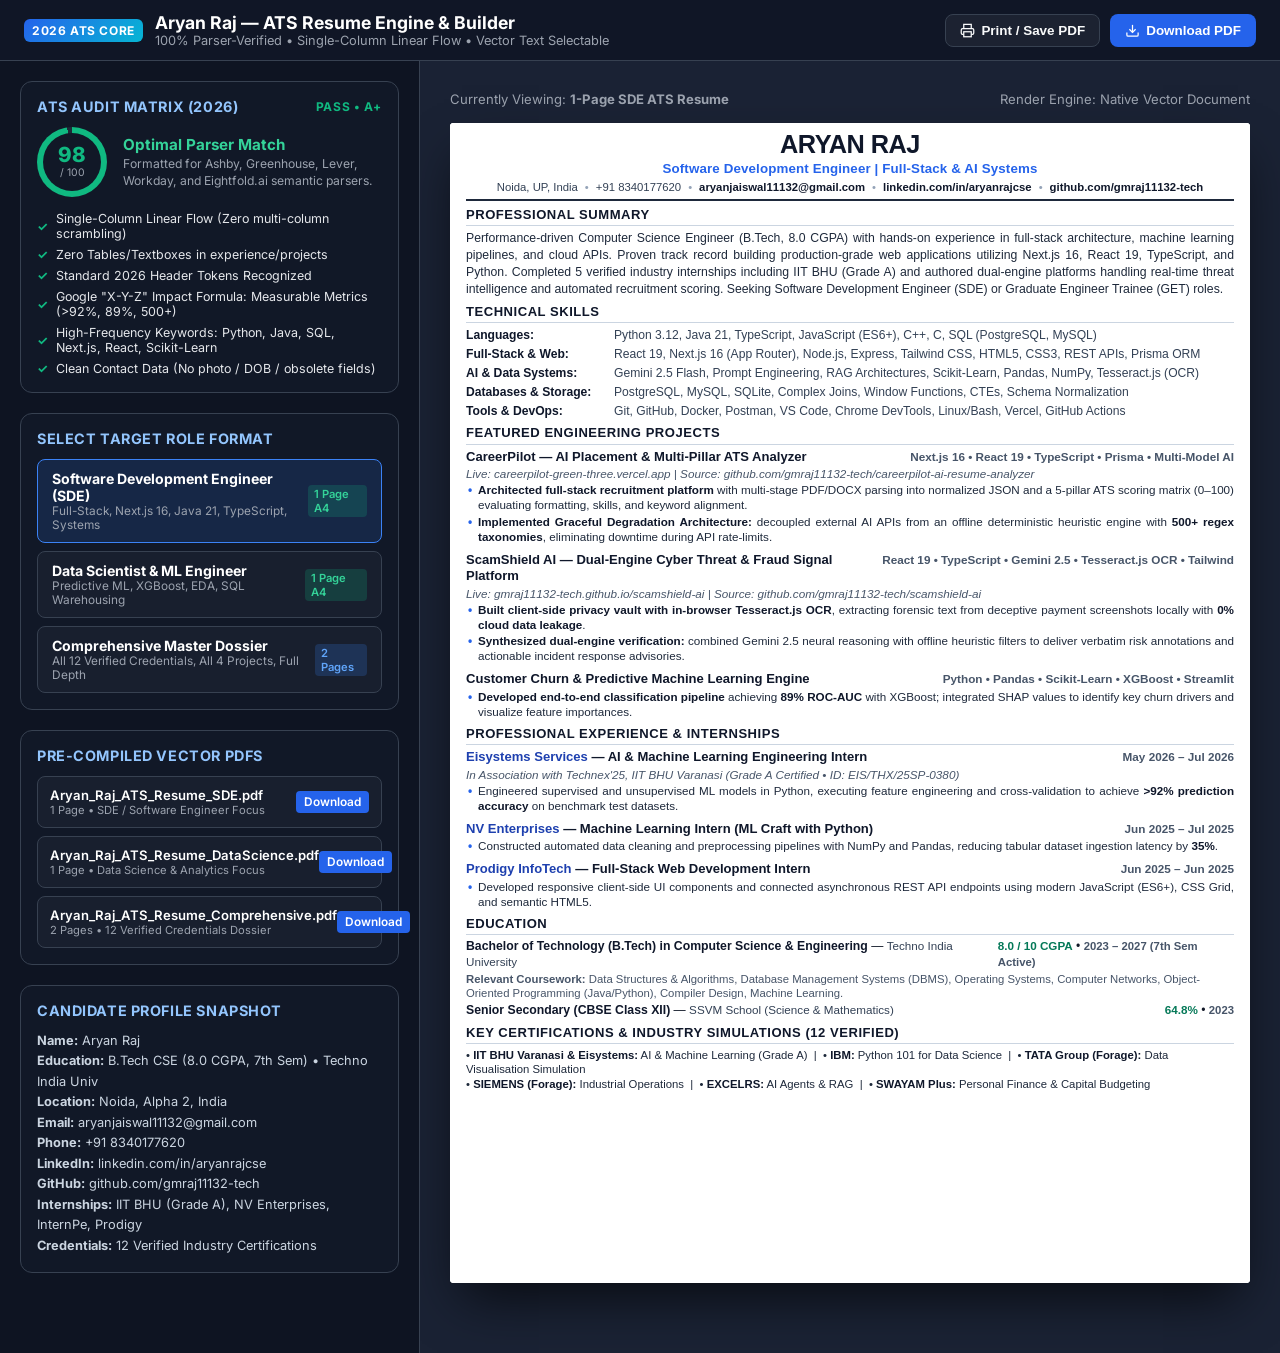
<file: ats-resume-builder.html>
<!DOCTYPE html>
<html lang="en">
<head>
    <meta charset="UTF-8">
    <meta name="viewport" content="width=device-width, initial-scale=1.0">
    <title>Aryan Raj — 2026 Industry ATS Resume Builder &amp; Audit Engine</title>
    <link rel="preconnect" href="https://fonts.googleapis.com">
    <link rel="preconnect" href="https://fonts.gstatic.com" crossorigin>
    <link href="https://fonts.googleapis.com/css2?family=Inter:wght@300;400;500;600;700;800&family=JetBrains+Mono:wght@400;500;600;700&display=swap" rel="stylesheet">
    <style>
        :root {
            --bg-dark: #0a0e17;
            --bg-card: #111827;
            --bg-input: #1f2937;
            --border: #374151;
            --border-highlight: #3b82f6;
            --text-primary: #f9fafb;
            --text-secondary: #9ca3af;
            --accent-blue: #3b82f6;
            --accent-cyan: #06b6d4;
            --accent-green: #10b981;
            --accent-amber: #f59e0b;
        }

        * {
            box-sizing: border-box;
            margin: 0;
            padding: 0;
        }

        body {
            font-family: 'Inter', -apple-system, BlinkMacSystemFont, sans-serif;
            background: var(--bg-dark);
            color: var(--text-primary);
            min-height: 100vh;
            display: flex;
            flex-direction: column;
        }

        /* Top Header */
        header.app-header {
            background: rgba(17, 24, 39, 0.95);
            backdrop-filter: blur(12px);
            border-bottom: 1px solid var(--border);
            padding: 12px 24px;
            display: flex;
            align-items: center;
            justify-content: space-between;
            position: sticky;
            top: 0;
            z-index: 50;
        }

        .header-brand {
            display: flex;
            align-items: center;
            gap: 12px;
        }

        .brand-badge {
            background: linear-gradient(135deg, #2563eb, #06b6d4);
            color: #ffffff;
            font-size: 0.75rem;
            font-weight: 700;
            padding: 4px 8px;
            border-radius: 6px;
            letter-spacing: 0.05em;
            text-transform: uppercase;
        }

        .brand-title {
            font-size: 1.1rem;
            font-weight: 700;
            color: #ffffff;
        }

        .brand-sub {
            font-size: 0.8rem;
            color: var(--text-secondary);
        }

        .header-actions {
            display: flex;
            align-items: center;
            gap: 10px;
        }

        .btn {
            display: inline-flex;
            align-items: center;
            gap: 6px;
            padding: 8px 14px;
            font-size: 0.84rem;
            font-weight: 600;
            border-radius: 8px;
            cursor: pointer;
            transition: all 0.2s ease;
            text-decoration: none;
            border: 1px solid transparent;
        }

        .btn-primary {
            background: #2563eb;
            color: #ffffff;
        }
        .btn-primary:hover {
            background: #1d4ed8;
        }

        .btn-success {
            background: #059669;
            color: #ffffff;
        }
        .btn-success:hover {
            background: #047857;
        }

        .btn-outline {
            background: rgba(255, 255, 255, 0.05);
            border-color: var(--border);
            color: var(--text-primary);
        }
        .btn-outline:hover {
            background: rgba(255, 255, 255, 0.1);
            border-color: #60a5fa;
        }

        /* App Layout */
        .app-body {
            display: flex;
            flex: 1;
            overflow: hidden;
            height: calc(100vh - 65px);
        }

        /* Sidebar Controls */
        .sidebar {
            width: 420px;
            background: #0e1422;
            border-right: 1px solid var(--border);
            overflow-y: auto;
            padding: 20px;
            display: flex;
            flex-direction: column;
            gap: 20px;
        }

        .card {
            background: var(--bg-card);
            border: 1px solid var(--border);
            border-radius: 12px;
            padding: 16px;
        }

        .card-title {
            font-size: 0.9rem;
            font-weight: 700;
            text-transform: uppercase;
            letter-spacing: 0.04em;
            color: #93c5fd;
            margin-bottom: 12px;
            display: flex;
            align-items: center;
            justify-content: space-between;
        }

        /* Role Selector Pills */
        .role-pills {
            display: flex;
            flex-direction: column;
            gap: 8px;
        }

        .role-pill {
            padding: 10px 14px;
            border-radius: 8px;
            background: rgba(255, 255, 255, 0.03);
            border: 1px solid var(--border);
            cursor: pointer;
            transition: all 0.2s;
            display: flex;
            align-items: center;
            justify-content: space-between;
        }

        .role-pill:hover {
            background: rgba(59, 130, 246, 0.08);
            border-color: #3b82f6;
        }

        .role-pill.active {
            background: rgba(59, 130, 246, 0.15);
            border-color: #3b82f6;
        }

        .role-pill-info {
            display: flex;
            flex-direction: column;
        }

        .role-pill-name {
            font-size: 0.88rem;
            font-weight: 700;
            color: #ffffff;
        }

        .role-pill-desc {
            font-size: 0.74rem;
            color: var(--text-secondary);
        }

        .role-badge {
            font-size: 0.7rem;
            padding: 2px 6px;
            border-radius: 4px;
            background: rgba(16, 185, 129, 0.2);
            color: #34d399;
            font-weight: 600;
        }

        /* ATS Scoring Widget */
        .score-circle-wrap {
            display: flex;
            align-items: center;
            gap: 16px;
            margin-bottom: 14px;
        }

        .score-circle {
            width: 70px;
            height: 70px;
            border-radius: 50%;
            background: conic-gradient(#10b981 352deg, #1f2937 0deg);
            display: flex;
            align-items: center;
            justify-content: center;
            position: relative;
        }

        .score-circle-inner {
            width: 58px;
            height: 58px;
            background: var(--bg-card);
            border-radius: 50%;
            display: flex;
            flex-direction: column;
            align-items: center;
            justify-content: center;
        }

        .score-num {
            font-size: 1.3rem;
            font-weight: 800;
            color: #10b981;
            line-height: 1;
        }

        .score-denom {
            font-size: 0.65rem;
            color: var(--text-secondary);
        }

        .score-details {
            flex: 1;
        }

        .score-verdict {
            font-size: 0.95rem;
            font-weight: 700;
            color: #34d399;
            margin-bottom: 2px;
        }

        .score-desc {
            font-size: 0.76rem;
            color: var(--text-secondary);
            line-height: 1.35;
        }

        .audit-list {
            list-style: none;
            display: flex;
            flex-direction: column;
            gap: 6px;
            font-size: 0.78rem;
        }

        .audit-item {
            display: flex;
            align-items: center;
            gap: 8px;
            color: #e5e7eb;
        }

        .audit-icon {
            color: #10b981;
            font-weight: bold;
        }

        /* Pre-compiled Downloads */
        .pdf-download-list {
            display: flex;
            flex-direction: column;
            gap: 8px;
        }

        .pdf-dl-item {
            display: flex;
            align-items: center;
            justify-content: space-between;
            background: rgba(255, 255, 255, 0.03);
            border: 1px solid var(--border);
            padding: 10px 12px;
            border-radius: 8px;
            text-decoration: none;
            transition: all 0.2s;
        }

        .pdf-dl-item:hover {
            border-color: #60a5fa;
            background: rgba(59, 130, 246, 0.1);
        }

        .pdf-dl-title {
            font-size: 0.82rem;
            font-weight: 600;
            color: #ffffff;
        }

        .pdf-dl-meta {
            font-size: 0.7rem;
            color: var(--text-secondary);
        }

        .pdf-dl-btn {
            font-size: 0.74rem;
            background: #2563eb;
            color: #ffffff;
            padding: 4px 8px;
            border-radius: 4px;
            font-weight: 600;
        }

        /* Main Workspace & Preview */
        .preview-pane {
            flex: 1;
            background: #1a2234;
            overflow-y: auto;
            padding: 30px;
            display: flex;
            flex-direction: column;
            align-items: center;
        }

        .preview-controls {
            width: 100%;
            max-width: 820px;
            display: flex;
            justify-content: space-between;
            align-items: center;
            margin-bottom: 16px;
            color: var(--text-secondary);
            font-size: 0.82rem;
        }

        .resume-sheet-container {
            width: 100%;
            max-width: 820px;
            background: #ffffff;
            color: #111827;
            box-shadow: 0 25px 50px -12px rgba(0, 0, 0, 0.7);
            border-radius: 4px;
            overflow: hidden;
            margin-bottom: 40px;
        }

        .iframe-preview {
            width: 100%;
            min-height: 1160px;
            border: none;
            display: block;
            background: #ffffff;
        }

        @media (max-width: 900px) {
            .app-body {
                flex-direction: column;
                height: auto;
            }
            .sidebar {
                width: 100%;
            }
            .preview-pane {
                padding: 16px;
            }
        }
    </style>
</head>
<body>
    <!-- Top Header -->
    <header class="app-header">
        <div class="header-brand">
            <span class="brand-badge">2026 ATS Core</span>
            <div>
                <h1 class="brand-title">Aryan Raj — ATS Resume Engine &amp; Builder</h1>
                <p class="brand-sub">100% Parser-Verified • Single-Column Linear Flow • Vector Text Selectable</p>
            </div>
        </div>
        <div class="header-actions">
            <button class="btn btn-outline" onclick="printResume()">
                <svg width="15" height="15" viewBox="0 0 24 24" fill="none" stroke="currentColor" stroke-width="2"><polyline points="6 9 6 2 18 2 18 9"></polyline><path d="M6 18H4a2 2 0 0 1-2-2v-5a2 2 0 0 1 2-2h16a2 2 0 0 1 2 2v5a2 2 0 0 1-2 2h-2"></path><rect x="6" y="14" width="12" height="8"></rect></svg>
                Print / Save PDF
            </button>
            <button class="btn btn-primary" onclick="downloadCurrentPdf()">
                <svg width="15" height="15" viewBox="0 0 24 24" fill="none" stroke="currentColor" stroke-width="2"><path d="M21 15v4a2 2 0 0 1-2 2H5a2 2 0 0 1-2-2v-4"></path><polyline points="7 10 12 15 17 10"></polyline><line x1="12" y1="15" x2="12" y2="3"></line></svg>
                Download PDF
            </button>
        </div>
    </header>

    <!-- Main Container -->
    <div class="app-body">
        <!-- Sidebar Controls -->
        <aside class="sidebar">
            <!-- 2026 ATS Score Audit -->
            <div class="card">
                <div class="card-title">
                    <span>ATS Audit Matrix (2026)</span>
                    <span style="color: #10b981; font-size: 0.75rem;">PASS • A+</span>
                </div>
                <div class="score-circle-wrap">
                    <div class="score-circle">
                        <div class="score-circle-inner">
                            <span class="score-num">98</span>
                            <span class="score-denom">/ 100</span>
                        </div>
                    </div>
                    <div class="score-details">
                        <div class="score-verdict">Optimal Parser Match</div>
                        <div class="score-desc">Formatted for Ashby, Greenhouse, Lever, Workday, and Eightfold.ai semantic parsers.</div>
                    </div>
                </div>
                <ul class="audit-list">
                    <li class="audit-item"><span class="audit-icon">✓</span> Single-Column Linear Flow (Zero multi-column scrambling)</li>
                    <li class="audit-item"><span class="audit-icon">✓</span> Zero Tables/Textboxes in experience/projects</li>
                    <li class="audit-item"><span class="audit-icon">✓</span> Standard 2026 Header Tokens Recognized</li>
                    <li class="audit-item"><span class="audit-icon">✓</span> Google "X-Y-Z" Impact Formula: Measurable Metrics (>92%, 89%, 500+)</li>
                    <li class="audit-item"><span class="audit-icon">✓</span> High-Frequency Keywords: Python, Java, SQL, Next.js, React, Scikit-Learn</li>
                    <li class="audit-item"><span class="audit-icon">✓</span> Clean Contact Data (No photo / DOB / obsolete fields)</li>
                </ul>
            </div>

            <!-- Target Role Switcher -->
            <div class="card">
                <div class="card-title">Select Target Role Format</div>
                <div class="role-pills">
                    <div class="role-pill active" id="pill-sde" onclick="switchResume('sde')">
                        <div class="role-pill-info">
                            <span class="role-pill-name">Software Development Engineer (SDE)</span>
                            <span class="role-pill-desc">Full-Stack, Next.js 16, Java 21, TypeScript, Systems</span>
                        </div>
                        <span class="role-badge">1 Page A4</span>
                    </div>

                    <div class="role-pill" id="pill-ds" onclick="switchResume('ds')">
                        <div class="role-pill-info">
                            <span class="role-pill-name">Data Scientist &amp; ML Engineer</span>
                            <span class="role-pill-desc">Predictive ML, XGBoost, EDA, SQL Warehousing</span>
                        </div>
                        <span class="role-badge">1 Page A4</span>
                    </div>

                    <div class="role-pill" id="pill-comp" onclick="switchResume('comp')">
                        <div class="role-pill-info">
                            <span class="role-pill-name">Comprehensive Master Dossier</span>
                            <span class="role-pill-desc">All 12 Verified Credentials, All 4 Projects, Full Depth</span>
                        </div>
                        <span class="role-badge" style="background: rgba(59, 130, 246, 0.2); color: #60a5fa;">2 Pages</span>
                    </div>
                </div>
            </div>

            <!-- Pre-Generated Industry PDFs -->
            <div class="card">
                <div class="card-title">Pre-Compiled Vector PDFs</div>
                <div class="pdf-download-list">
                    <a href="Aryan_Raj_ATS_Resume_SDE.pdf" download="Aryan_Raj_ATS_Resume_SDE.pdf" class="pdf-dl-item">
                        <div>
                            <div class="pdf-dl-title">Aryan_Raj_ATS_Resume_SDE.pdf</div>
                            <div class="pdf-dl-meta">1 Page • SDE / Software Engineer Focus</div>
                        </div>
                        <span class="pdf-dl-btn">Download</span>
                    </a>

                    <a href="Aryan_Raj_ATS_Resume_DataScience.pdf" download="Aryan_Raj_ATS_Resume_DataScience.pdf" class="pdf-dl-item">
                        <div>
                            <div class="pdf-dl-title">Aryan_Raj_ATS_Resume_DataScience.pdf</div>
                            <div class="pdf-dl-meta">1 Page • Data Science &amp; Analytics Focus</div>
                        </div>
                        <span class="pdf-dl-btn">Download</span>
                    </a>

                    <a href="Aryan_Raj_ATS_Resume_Comprehensive.pdf" download="Aryan_Raj_ATS_Resume_Comprehensive.pdf" class="pdf-dl-item">
                        <div>
                            <div class="pdf-dl-title">Aryan_Raj_ATS_Resume_Comprehensive.pdf</div>
                            <div class="pdf-dl-meta">2 Pages • 12 Verified Credentials Dossier</div>
                        </div>
                        <span class="pdf-dl-btn">Download</span>
                    </a>
                </div>
            </div>

            <!-- Candidate Quick Dossier Summary -->
            <div class="card">
                <div class="card-title">Candidate Profile Snapshot</div>
                <div style="font-size: 0.8rem; line-height: 1.6; color: #cbd5e1;">
                    <div><strong>Name:</strong> Aryan Raj</div>
                    <div><strong>Education:</strong> B.Tech CSE (8.0 CGPA, 7th Sem) • Techno India Univ</div>
                    <div><strong>Location:</strong> Noida, Alpha 2, India</div>
                    <div><strong>Email:</strong> aryanjaiswal11132@gmail.com</div>
                    <div><strong>Phone:</strong> +91 8340177620</div>
                    <div><strong>LinkedIn:</strong> linkedin.com/in/aryanrajcse</div>
                    <div><strong>GitHub:</strong> github.com/gmraj11132-tech</div>
                    <div><strong>Internships:</strong> IIT BHU (Grade A), NV Enterprises, InternPe, Prodigy</div>
                    <div><strong>Credentials:</strong> 12 Verified Industry Certifications</div>
                </div>
            </div>
        </aside>

        <!-- Preview Pane -->
        <main class="preview-pane">
            <div class="preview-controls">
                <span id="preview-mode-tag">Currently Viewing: <strong>1-Page SDE ATS Resume</strong></span>
                <span>Render Engine: Native Vector Document</span>
            </div>

            <div class="resume-sheet-container">
                <iframe id="resumeFrame" class="iframe-preview" src="resume_sde.html" title="Aryan Raj ATS Resume Preview"></iframe>
            </div>
        </main>
    </div>

    <script>
        const resumes = {
            'sde': {
                url: 'resume_sde.html',
                pdf: 'Aryan_Raj_ATS_Resume_SDE.pdf',
                title: 'Currently Viewing: 1-Page SDE ATS Resume'
            },
            'ds': {
                url: 'resume_ds.html',
                pdf: 'Aryan_Raj_ATS_Resume_DataScience.pdf',
                title: 'Currently Viewing: 1-Page Data Science & Analytics ATS Resume'
            },
            'comp': {
                url: 'resume_comprehensive.html',
                pdf: 'Aryan_Raj_ATS_Resume_Comprehensive.pdf',
                title: 'Currently Viewing: 2-Page Comprehensive Master Technical Dossier'
            }
        };

        let currentMode = 'sde';

        function switchResume(mode) {
            currentMode = mode;
            document.querySelectorAll('.role-pill').forEach(el => el.classList.remove('active'));
            if (mode === 'sde') document.getElementById('pill-sde').classList.add('active');
            if (mode === 'ds') document.getElementById('pill-ds').classList.add('active');
            if (mode === 'comp') document.getElementById('pill-comp').classList.add('active');

            const frame = document.getElementById('resumeFrame');
            frame.src = resumes[mode].url;
            document.getElementById('preview-mode-tag').innerHTML = resumes[mode].title;
        }

        function downloadCurrentPdf() {
            const link = document.createElement('a');
            link.href = resumes[currentMode].pdf;
            link.download = resumes[currentMode].pdf;
            document.body.appendChild(link);
            link.click();
            document.body.removeChild(link);
        }

        function printResume() {
            const frame = document.getElementById('resumeFrame');
            if (frame && frame.contentWindow) {
                frame.contentWindow.focus();
                frame.contentWindow.print();
            } else {
                window.print();
            }
        }
    </script>
</body>
</html>
</file>
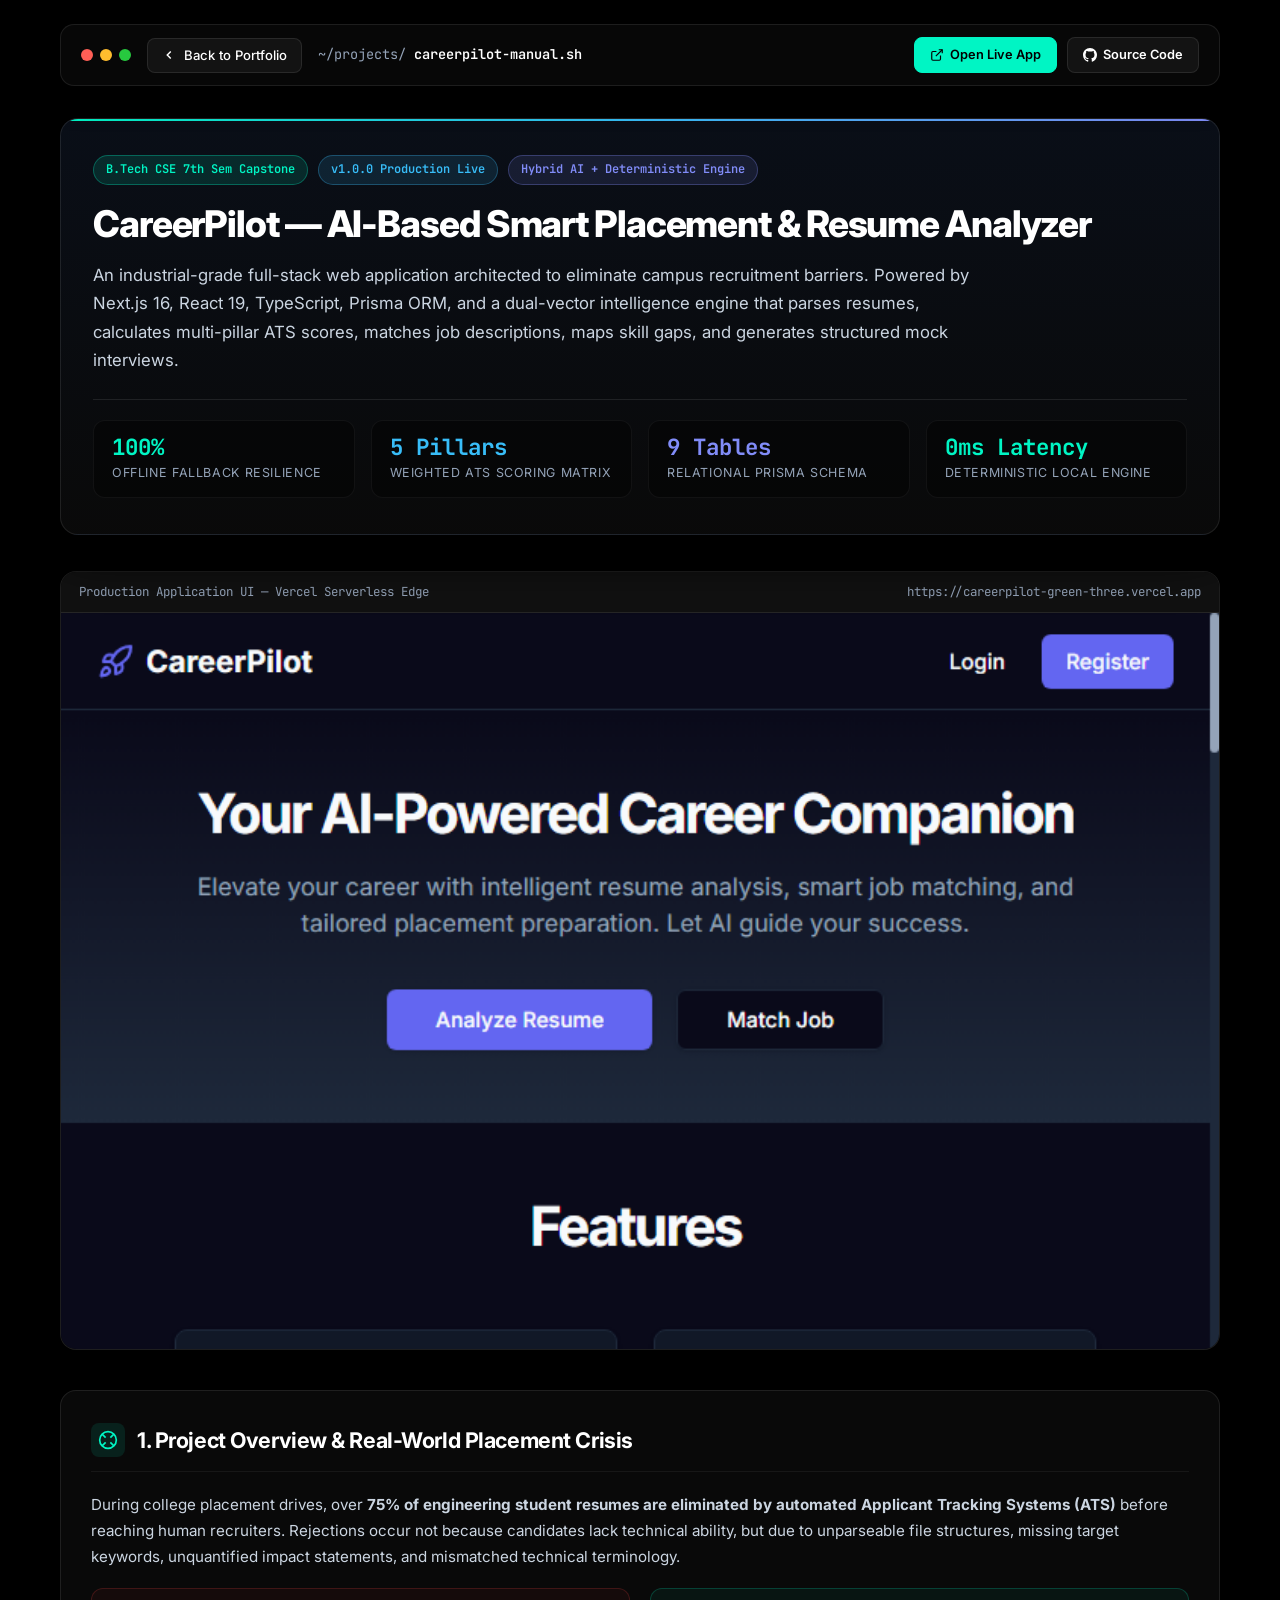
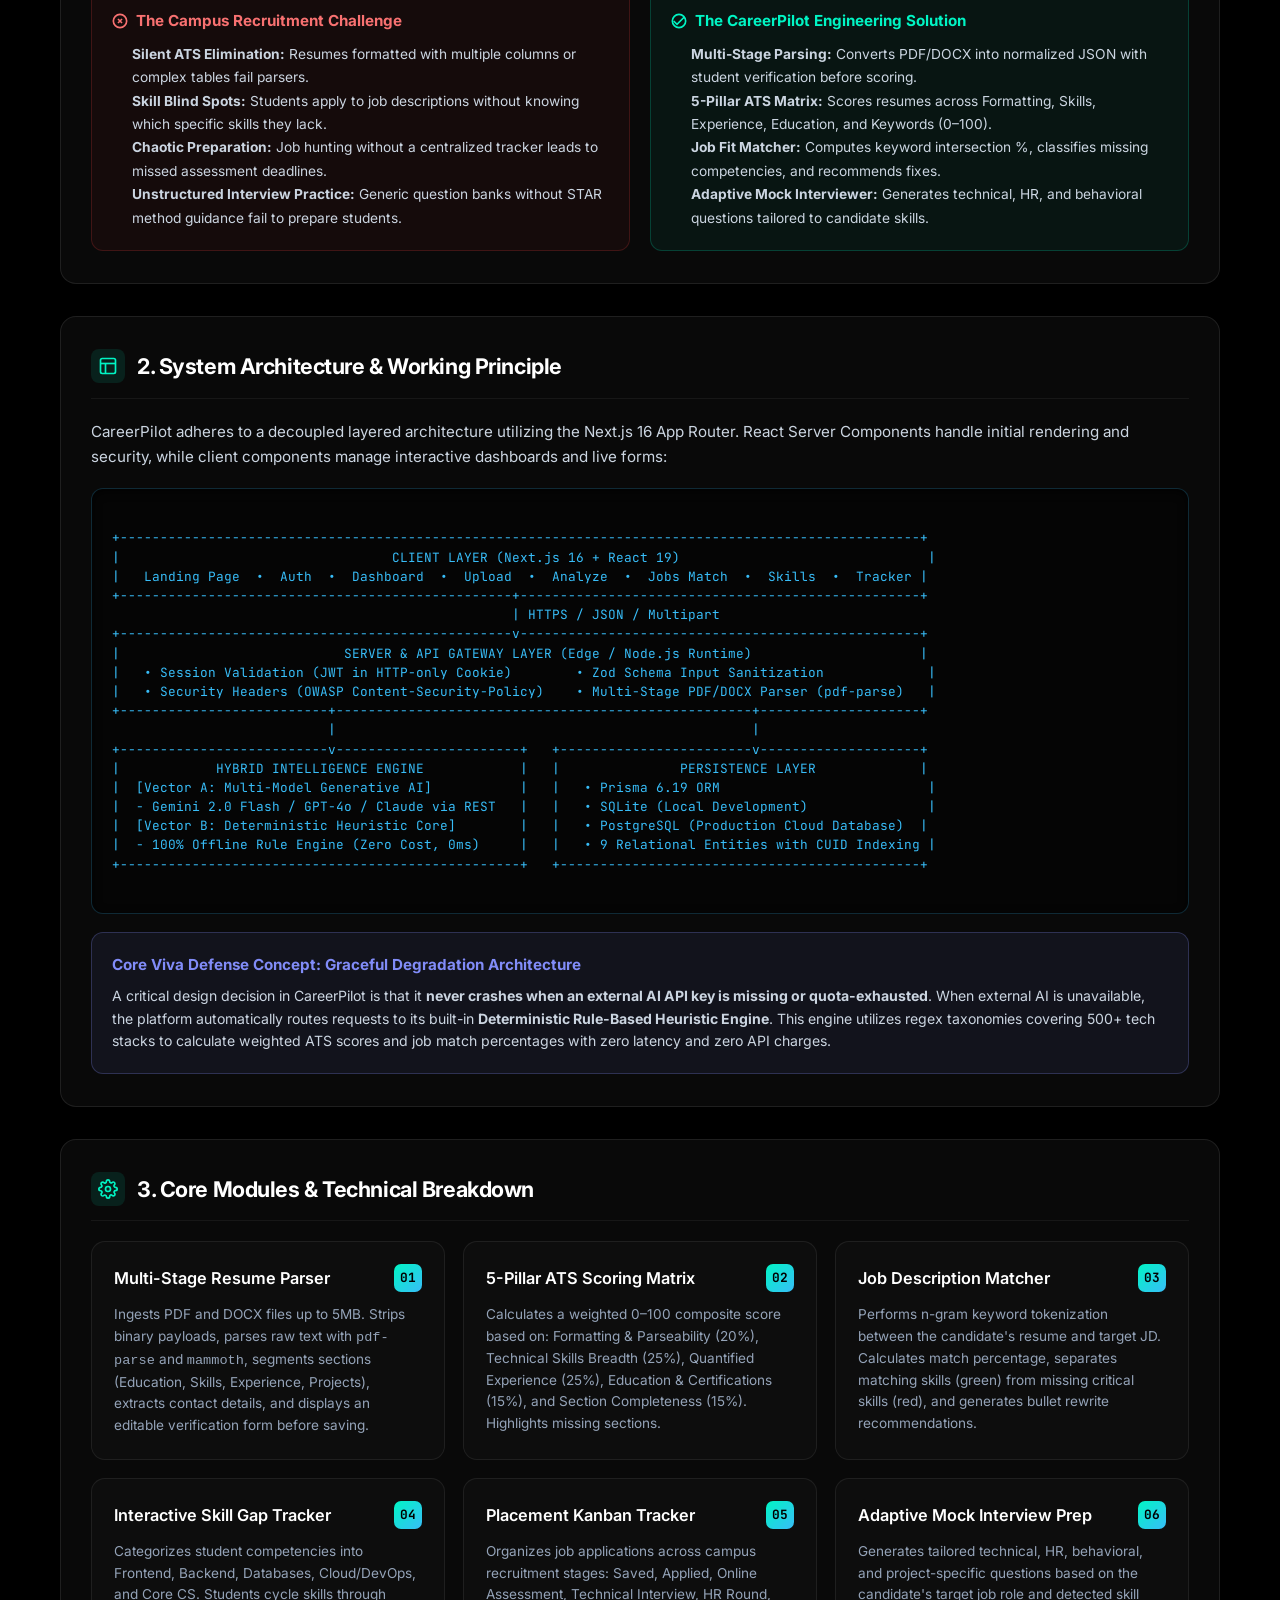
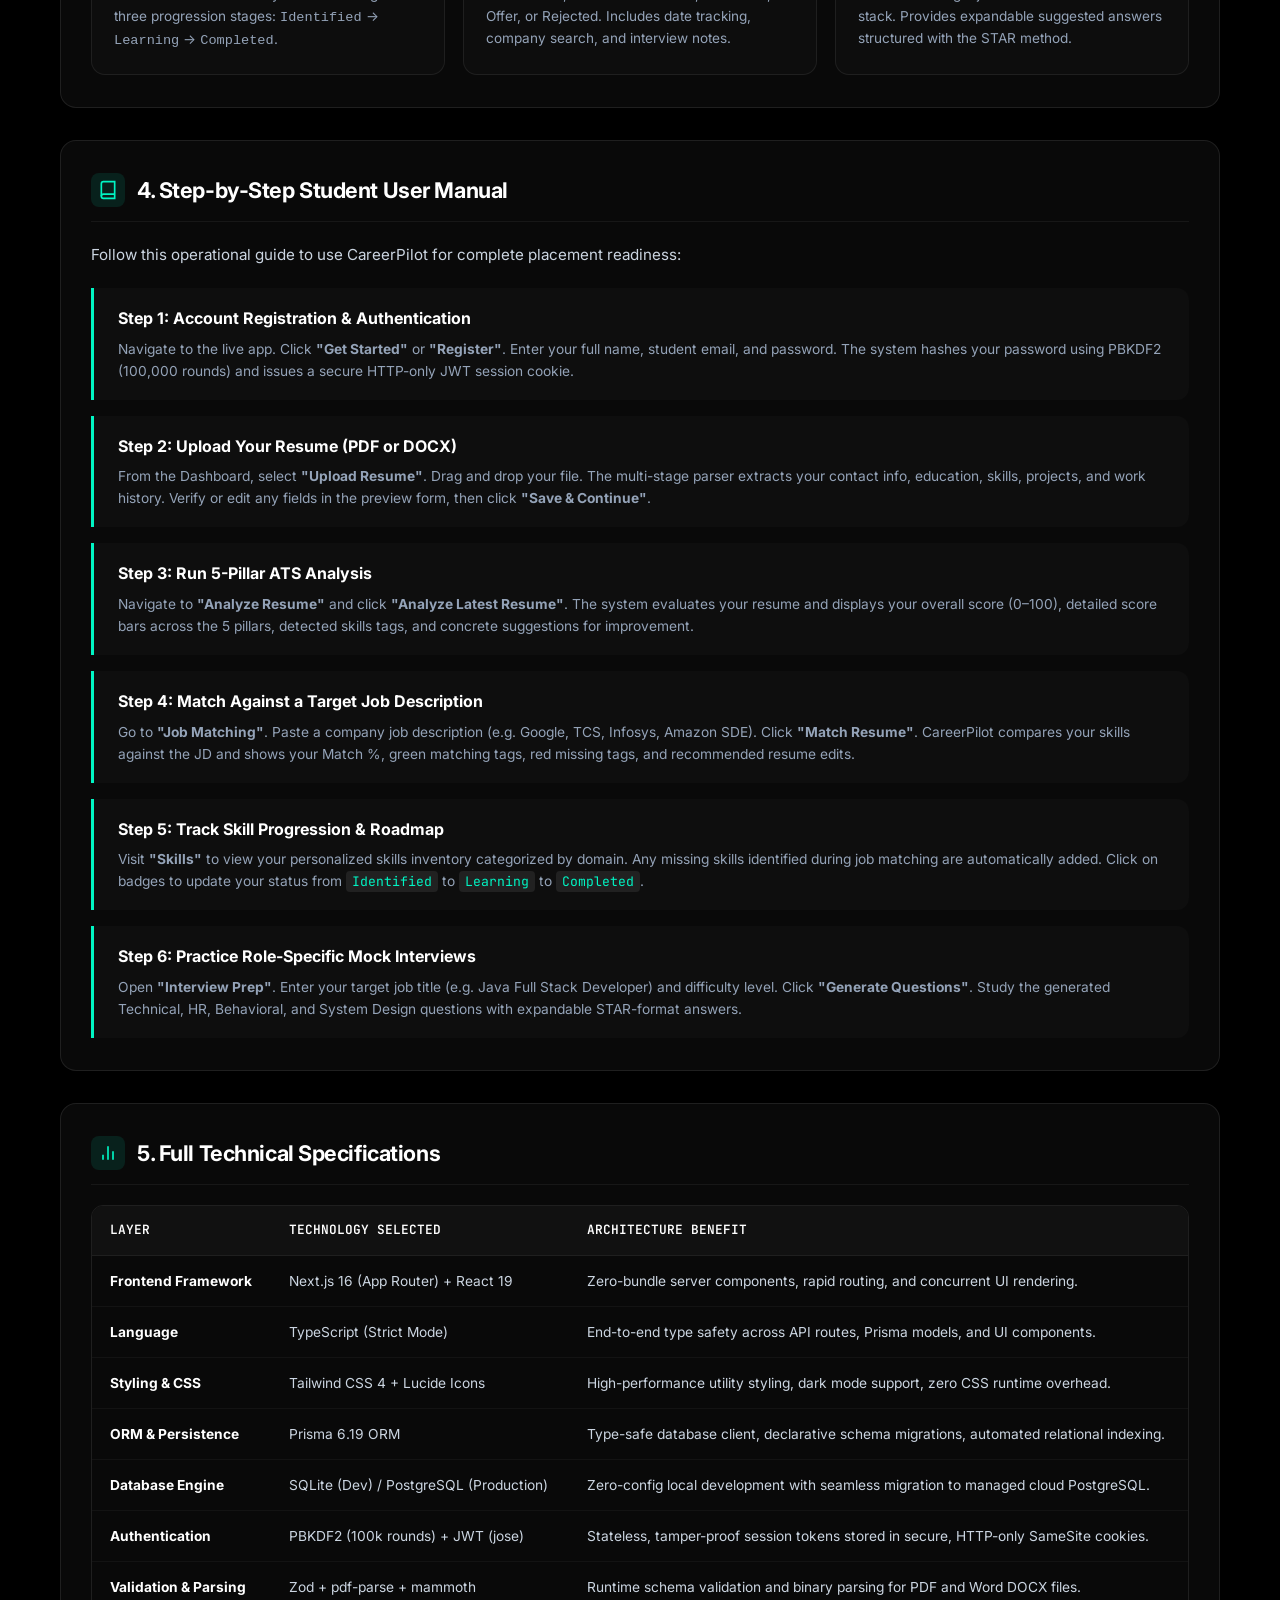
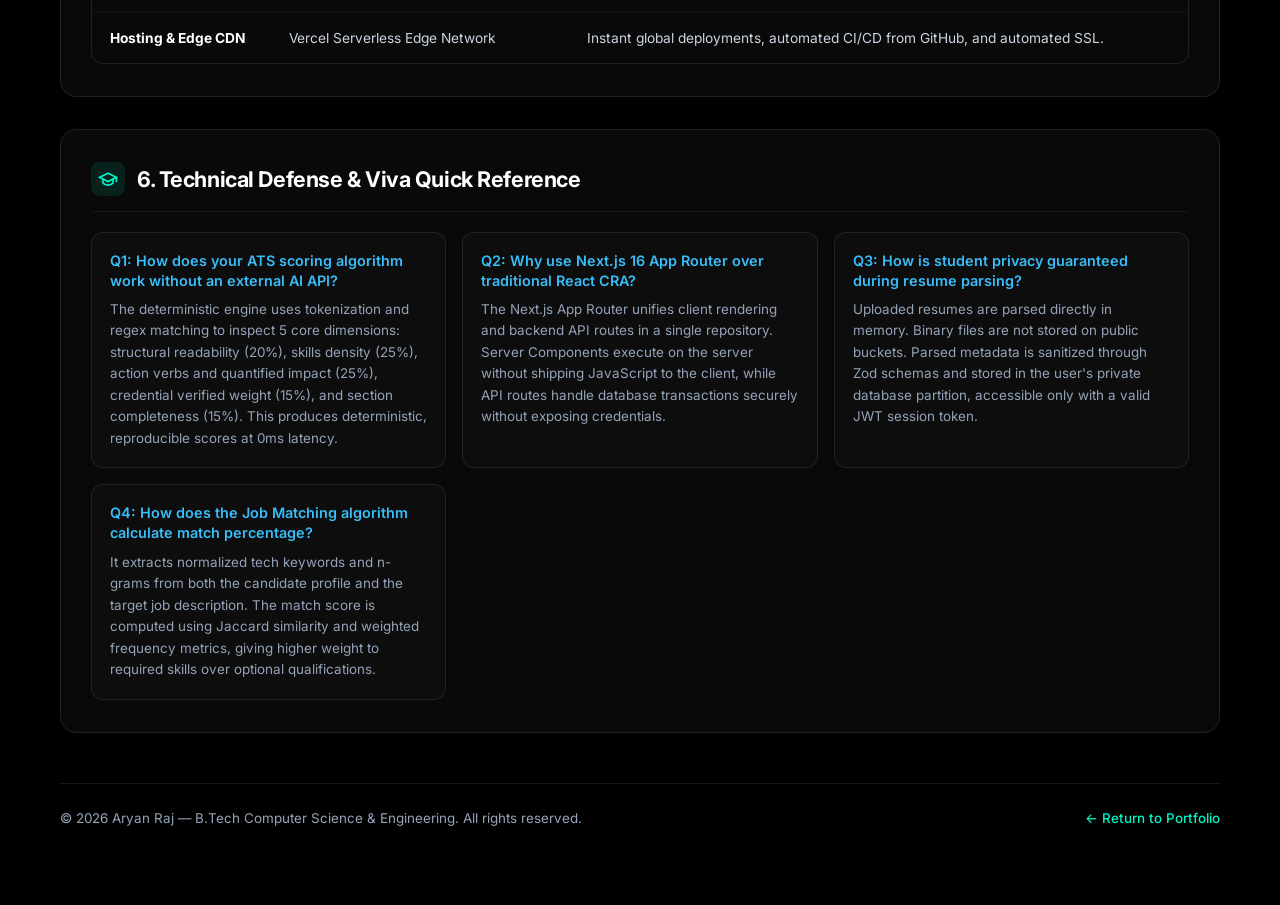
<file: careerpilot-manual.html>
<!DOCTYPE html>
<html lang="en">
<head>
    <meta charset="UTF-8">
    <meta name="viewport" content="width=device-width, initial-scale=1.0">
    <title>CareerPilot — System Architecture, User Manual & Viva Defense Guide | Aryan Raj</title>
    <meta name="description" content="Complete engineering documentation, decoupled system architecture, ATS scoring algorithm, 6 core modules, step-by-step student user manual, and viva Q&A for CareerPilot.">
    <link rel="icon" type="image/svg+xml" href="favicon.svg">
    <!-- Google Fonts -->
    <link rel="preconnect" href="https://fonts.googleapis.com">
    <link rel="preconnect" href="https://fonts.gstatic.com" crossorigin>
    <link href="https://fonts.googleapis.com/css2?family=Fira+Code:wght@400;500;600;700&family=Inter:wght@300;400;500;600;700;800&family=JetBrains+Mono:wght@400;500;600;700&display=swap" rel="stylesheet">
    <link rel="stylesheet" href="style.css">
    <style>
        :root {
            --bg-amoled: #000000;
            --panel-bg: rgba(10, 10, 10, 0.95);
            --border-subtle: rgba(255, 255, 255, 0.09);
            --accent-cyan: #00f5c4;
            --accent-blue: #38bdf8;
            --accent-purple: #818cf8;
            --text-main: #f1f5f9;
            --text-muted: #94a3b8;
        }

        body {
            background-color: #000000 !important;
            color: var(--text-main);
            font-family: 'Inter', -apple-system, BlinkMacSystemFont, sans-serif;
            margin: 0;
            padding: 0;
            overflow-x: hidden;
            line-height: 1.6;
        }

        .manual-page-container {
            max-width: 1200px;
            margin: 0 auto;
            padding: 24px 20px 80px;
        }

        /* Fixed macOS App Header */
        .manual-top-nav {
            position: sticky;
            top: 12px;
            z-index: 100;
            background: rgba(8, 8, 8, 0.92);
            backdrop-filter: blur(20px);
            -webkit-backdrop-filter: blur(20px);
            border: 1px solid var(--border-subtle);
            border-radius: 14px;
            padding: 12px 20px;
            display: flex;
            align-items: center;
            justify-content: space-between;
            margin-bottom: 32px;
            box-shadow: 0 10px 30px rgba(0, 0, 0, 0.8);
        }

        .nav-left {
            display: flex;
            align-items: center;
            gap: 16px;
        }

        .traffic-lights {
            display: flex;
            gap: 7px;
        }

        .t-dot {
            width: 12px;
            height: 12px;
            border-radius: 50%;
            display: inline-block;
        }
        .t-dot.red { background: #ff5f56; }
        .t-dot.yellow { background: #ffbd2e; }
        .t-dot.green { background: #27c93f; }

        .back-btn {
            display: inline-flex;
            align-items: center;
            gap: 8px;
            background: rgba(255, 255, 255, 0.05);
            border: 1px solid var(--border-subtle);
            color: #ffffff;
            padding: 6px 14px;
            border-radius: 8px;
            font-size: 0.82rem;
            font-weight: 500;
            text-decoration: none;
            transition: all 0.2s ease;
        }
        .back-btn:hover {
            background: rgba(0, 245, 196, 0.12);
            border-color: var(--accent-cyan);
            color: var(--accent-cyan);
        }

        .nav-title {
            font-family: 'JetBrains Mono', monospace;
            font-size: 0.85rem;
            color: var(--text-muted);
            display: flex;
            align-items: center;
            gap: 8px;
        }
        .nav-title span.active-tab {
            color: #ffffff;
            font-weight: 600;
        }

        .nav-actions {
            display: flex;
            align-items: center;
            gap: 10px;
        }

        .nav-btn {
            display: inline-flex;
            align-items: center;
            gap: 6px;
            padding: 7px 15px;
            border-radius: 8px;
            font-size: 0.8rem;
            font-weight: 600;
            text-decoration: none;
            transition: all 0.2s ease;
        }
        .nav-btn.primary {
            background: var(--accent-cyan);
            color: #000000;
            border: 1px solid var(--accent-cyan);
        }
        .nav-btn.primary:hover {
            box-shadow: 0 0 16px rgba(0, 245, 196, 0.4);
            transform: translateY(-1px);
        }
        .nav-btn.secondary {
            background: rgba(255, 255, 255, 0.05);
            color: #ffffff;
            border: 1px solid var(--border-subtle);
        }
        .nav-btn.secondary:hover {
            background: rgba(255, 255, 255, 0.1);
            border-color: rgba(255, 255, 255, 0.25);
        }

        /* Hero Banner */
        .manual-hero {
            background: linear-gradient(180deg, rgba(16, 24, 39, 0.6) 0%, rgba(10, 10, 10, 0.95) 100%);
            border: 1px solid var(--border-subtle);
            border-radius: 18px;
            padding: 36px 32px;
            margin-bottom: 36px;
            box-shadow: 0 20px 50px rgba(0, 0, 0, 0.9);
            position: relative;
            overflow: hidden;
        }

        .manual-hero::before {
            content: '';
            position: absolute;
            top: 0;
            left: 0;
            right: 0;
            height: 2px;
            background: linear-gradient(90deg, #00f5c4, #38bdf8, #818cf8);
        }

        .hero-badge-row {
            display: flex;
            align-items: center;
            gap: 10px;
            flex-wrap: wrap;
            margin-bottom: 16px;
        }

        .hero-badge {
            display: inline-flex;
            align-items: center;
            gap: 6px;
            padding: 4px 12px;
            border-radius: 9999px;
            font-size: 0.75rem;
            font-weight: 600;
            font-family: 'JetBrains Mono', monospace;
        }
        .hero-badge.capstone {
            background: rgba(0, 245, 196, 0.12);
            color: var(--accent-cyan);
            border: 1px solid rgba(0, 245, 196, 0.3);
        }
        .hero-badge.version {
            background: rgba(56, 189, 248, 0.12);
            color: var(--accent-blue);
            border: 1px solid rgba(56, 189, 248, 0.3);
        }
        .hero-badge.ai {
            background: rgba(129, 140, 248, 0.12);
            color: var(--accent-purple);
            border: 1px solid rgba(129, 140, 248, 0.3);
        }

        .manual-hero h1 {
            font-size: 2.3rem;
            font-weight: 800;
            letter-spacing: -0.03em;
            margin: 0 0 14px 0;
            color: #ffffff;
            line-height: 1.25;
        }

        .manual-hero p {
            font-size: 1.05rem;
            color: #cbd5e1;
            max-width: 900px;
            line-height: 1.7;
            margin: 0 0 24px 0;
        }

        .hero-quick-stats {
            display: grid;
            grid-template-columns: repeat(auto-fit, minmax(200px, 1fr));
            gap: 16px;
            padding-top: 20px;
            border-top: 1px solid var(--border-subtle);
        }

        .stat-item {
            background: rgba(0, 0, 0, 0.4);
            border: 1px solid rgba(255, 255, 255, 0.05);
            border-radius: 12px;
            padding: 14px 18px;
        }
        .stat-val {
            font-size: 1.4rem;
            font-weight: 700;
            color: #ffffff;
            font-family: 'JetBrains Mono', monospace;
        }
        .stat-val.cyan { color: var(--accent-cyan); }
        .stat-val.blue { color: var(--accent-blue); }
        .stat-val.purple { color: var(--accent-purple); }
        .stat-lbl {
            font-size: 0.78rem;
            color: var(--text-muted);
            text-transform: uppercase;
            letter-spacing: 0.05em;
            margin-top: 4px;
        }

        /* Screenshot Container */
        .manual-preview-wrap {
            margin-bottom: 40px;
            background: #080808;
            border: 1px solid var(--border-subtle);
            border-radius: 16px;
            overflow: hidden;
            box-shadow: 0 20px 60px rgba(0, 0, 0, 0.9);
        }
        .preview-topbar {
            background: #111111;
            border-bottom: 1px solid var(--border-subtle);
            padding: 10px 18px;
            display: flex;
            align-items: center;
            justify-content: space-between;
            font-family: 'JetBrains Mono', monospace;
            font-size: 0.78rem;
            color: var(--text-muted);
        }
        .preview-img {
            width: 100%;
            height: auto;
            display: block;
        }

        /* Content Sections */
        .manual-section {
            background: var(--panel-bg);
            border: 1px solid var(--border-subtle);
            border-radius: 16px;
            padding: 32px 30px;
            margin-bottom: 32px;
            box-shadow: 0 10px 30px rgba(0, 0, 0, 0.6);
        }

        .sec-header {
            display: flex;
            align-items: center;
            gap: 12px;
            margin-bottom: 20px;
            border-bottom: 1px solid rgba(255, 255, 255, 0.06);
            padding-bottom: 14px;
        }
        .sec-icon {
            width: 34px;
            height: 34px;
            display: flex;
            align-items: center;
            justify-content: center;
            border-radius: 8px;
            background: rgba(0, 245, 196, 0.1);
            color: var(--accent-cyan);
        }
        .sec-title {
            font-size: 1.35rem;
            font-weight: 700;
            color: #ffffff;
            margin: 0;
            letter-spacing: -0.02em;
        }

        .problem-solution-grid {
            display: grid;
            grid-template-columns: 1fr 1fr;
            gap: 20px;
            margin-top: 18px;
        }
        .prob-card {
            background: rgba(239, 68, 68, 0.05);
            border: 1px solid rgba(239, 68, 68, 0.2);
            border-radius: 12px;
            padding: 20px;
        }
        .prob-card h4 {
            color: #f87171;
            margin: 0 0 10px 0;
            font-size: 0.95rem;
            display: flex;
            align-items: center;
            gap: 8px;
        }
        .sol-card {
            background: rgba(0, 245, 196, 0.05);
            border: 1px solid rgba(0, 245, 196, 0.2);
            border-radius: 12px;
            padding: 20px;
        }
        .sol-card h4 {
            color: var(--accent-cyan);
            margin: 0 0 10px 0;
            font-size: 0.95rem;
            display: flex;
            align-items: center;
            gap: 8px;
        }
        .bullet-list {
            padding-left: 20px;
            margin: 0;
            color: #cbd5e1;
            font-size: 0.86rem;
            line-height: 1.7;
        }

        /* Architecture ASCII Canvas */
        .arch-diagram-box {
            background: #050505;
            border: 1px solid rgba(56, 189, 248, 0.2);
            border-radius: 12px;
            padding: 20px;
            font-family: 'JetBrains Mono', 'Fira Code', monospace;
            font-size: 0.8rem;
            color: #38bdf8;
            line-height: 1.5;
            overflow-x: auto;
            white-space: pre;
            margin: 18px 0;
            box-shadow: inset 0 2px 10px rgba(0, 0, 0, 0.8);
        }

        .feature-callout {
            background: rgba(129, 140, 248, 0.08);
            border: 1px solid rgba(129, 140, 248, 0.25);
            border-radius: 12px;
            padding: 20px;
            margin-top: 18px;
        }
        .feature-callout h4 {
            color: var(--accent-purple);
            margin: 0 0 8px 0;
            font-size: 0.95rem;
        }
        .feature-callout p {
            color: #cbd5e1;
            font-size: 0.88rem;
            line-height: 1.6;
            margin: 0;
        }

        /* Modules Grid */
        .modules-grid {
            display: grid;
            grid-template-columns: repeat(auto-fit, minmax(320px, 1fr));
            gap: 18px;
            margin-top: 20px;
        }
        .module-item {
            background: rgba(255, 255, 255, 0.02);
            border: 1px solid rgba(255, 255, 255, 0.07);
            border-radius: 14px;
            padding: 22px;
            transition: all 0.25s ease;
        }
        .module-item:hover {
            border-color: rgba(0, 245, 196, 0.3);
            background: rgba(255, 255, 255, 0.035);
            transform: translateY(-2px);
        }
        .module-header {
            display: flex;
            align-items: center;
            justify-content: space-between;
            margin-bottom: 12px;
        }
        .module-num {
            width: 28px;
            height: 28px;
            border-radius: 7px;
            background: linear-gradient(135deg, var(--accent-cyan), var(--accent-blue));
            color: #000000;
            font-weight: 700;
            font-size: 0.8rem;
            display: flex;
            align-items: center;
            justify-content: center;
            font-family: 'JetBrains Mono', monospace;
        }
        .module-item h4 {
            margin: 0;
            font-size: 1.02rem;
            color: #ffffff;
            font-weight: 600;
        }
        .module-item p {
            color: #94a3b8;
            font-size: 0.85rem;
            line-height: 1.6;
            margin: 0;
        }

        /* Step by Step Flow */
        .step-timeline {
            display: flex;
            flex-direction: column;
            gap: 16px;
            margin-top: 20px;
        }
        .step-card {
            background: rgba(255, 255, 255, 0.02);
            border-left: 3px solid var(--accent-cyan);
            border-radius: 0 12px 12px 0;
            padding: 18px 24px;
        }
        .step-card h4 {
            margin: 0 0 6px 0;
            font-size: 1rem;
            color: #ffffff;
        }
        .step-card p {
            margin: 0;
            color: #94a3b8;
            font-size: 0.86rem;
            line-height: 1.6;
        }
        .step-card code {
            background: rgba(255, 255, 255, 0.08);
            color: var(--accent-cyan);
            padding: 2px 6px;
            border-radius: 4px;
            font-family: 'JetBrains Mono', monospace;
            font-size: 0.82rem;
        }

        /* Tech Table */
        .tech-table-wrap {
            overflow-x: auto;
            margin-top: 20px;
            border-radius: 12px;
            border: 1px solid var(--border-subtle);
        }
        .tech-table {
            width: 100%;
            border-collapse: collapse;
            font-size: 0.86rem;
            text-align: left;
        }
        .tech-table th {
            background: #111111;
            padding: 14px 18px;
            color: #ffffff;
            font-weight: 600;
            border-bottom: 1px solid var(--border-subtle);
            font-family: 'JetBrains Mono', monospace;
            font-size: 0.8rem;
            text-transform: uppercase;
        }
        .tech-table td {
            padding: 14px 18px;
            border-bottom: 1px solid rgba(255, 255, 255, 0.04);
            color: #cbd5e1;
        }
        .tech-table tr:last-child td {
            border-bottom: none;
        }
        .tech-table tr:hover td {
            background: rgba(255, 255, 255, 0.02);
        }
        .tech-table td strong {
            color: #ffffff;
        }

        /* Viva Cards */
        .viva-grid {
            display: grid;
            grid-template-columns: repeat(auto-fit, minmax(320px, 1fr));
            gap: 16px;
            margin-top: 20px;
        }
        .viva-card {
            background: rgba(255, 255, 255, 0.02);
            border: 1px solid rgba(255, 255, 255, 0.08);
            border-radius: 12px;
            padding: 18px;
        }
        .viva-q {
            color: var(--accent-blue);
            font-weight: 600;
            font-size: 0.9rem;
            margin-bottom: 8px;
            line-height: 1.4;
        }
        .viva-a {
            color: #94a3b8;
            font-size: 0.84rem;
            line-height: 1.6;
            margin: 0;
        }

        /* Footer */
        .manual-footer {
            margin-top: 50px;
            padding-top: 24px;
            border-top: 1px solid var(--border-subtle);
            display: flex;
            align-items: center;
            justify-content: space-between;
            color: var(--text-muted);
            font-size: 0.84rem;
        }

        @media (max-width: 768px) {
            .problem-solution-grid { grid-template-columns: 1fr; }
            .manual-top-nav { flex-direction: column; gap: 14px; align-items: flex-start; }
            .nav-actions { width: 100%; justify-content: flex-start; }
            .manual-hero { padding: 24px 20px; }
            .manual-hero h1 { font-size: 1.75rem; }
            .manual-section { padding: 24px 18px; }
            .hero-quick-stats { grid-template-columns: 1fr; }
        }
    </style>
</head>
<body>

    <div class="manual-page-container">
        <!-- Top Sticky Navigation Bar -->
        <nav class="manual-top-nav">
            <div class="nav-left">
                <div class="traffic-lights">
                    <span class="t-dot red"></span>
                    <span class="t-dot yellow"></span>
                    <span class="t-dot green"></span>
                </div>
                <a href="index.html#projects" class="back-btn">
                    <svg width="14" height="14" viewBox="0 0 24 24" fill="none" stroke="currentColor" stroke-width="2.5"><path d="m15 18-6-6 6-6"/></svg>
                    <span>Back to Portfolio</span>
                </a>
                <div class="nav-title">
                    <span>~/projects/</span><span class="active-tab">careerpilot-manual.sh</span>
                </div>
            </div>
            <div class="nav-actions">
                <a href="https://careerpilot-green-three.vercel.app" target="_blank" rel="noopener noreferrer" class="nav-btn primary">
                    <svg width="14" height="14" viewBox="0 0 24 24" fill="none" stroke="currentColor" stroke-width="2"><path d="M18 13v6a2 2 0 0 1-2 2H5a2 2 0 0 1-2-2V8a2 2 0 0 1 2-2h6"/><polyline points="15 3 21 3 21 9"/><line x1="10" y1="14" x2="21" y2="3"/></svg>
                    <span>Open Live App</span>
                </a>
                <a href="https://github.com/gmraj11132-tech/careerpilot-ai-resume-analyzer" target="_blank" rel="noopener noreferrer" class="nav-btn secondary">
                    <svg width="14" height="14" viewBox="0 0 24 24" fill="currentColor"><path d="M12 0c-6.626 0-12 5.373-12 12 0 5.302 3.438 9.8 8.207 11.387.599.111.793-.261.793-.577v-2.234c-3.338.726-4.033-1.416-4.033-1.416-.546-1.387-1.333-1.756-1.333-1.756-1.089-.745.083-.729.083-.729 1.205.084 1.839 1.237 1.839 1.237 1.07 1.834 2.807 1.304 3.492.997.107-.775.418-1.305.762-1.604-2.665-.305-5.467-1.334-5.467-5.931 0-1.311.469-2.381 1.236-3.221-.124-.303-.535-1.524.117-3.176 0 0 1.008-.322 3.301 1.23.957-.266 1.983-.399 3.003-.404 1.02.005 2.047.138 3.006.404 2.291-1.552 3.297-1.23 3.297-1.23.653 1.653.242 2.874.118 3.176.77.84 1.235 1.911 1.235 3.221 0 4.609-2.807 5.624-5.479 5.921.43.372.823 1.102.823 2.222v3.293c0 .319.192.694.801.576 4.765-1.589 8.199-6.086 8.199-11.386 0-6.627-5.373-12-12-12z"/></svg>
                    <span>Source Code</span>
                </a>
            </div>
        </nav>

        <!-- Hero Header -->
        <header class="manual-hero">
            <div class="hero-badge-row">
                <span class="hero-badge capstone">B.Tech CSE 7th Sem Capstone</span>
                <span class="hero-badge version">v1.0.0 Production Live</span>
                <span class="hero-badge ai">Hybrid AI + Deterministic Engine</span>
            </div>
            <h1>CareerPilot — AI-Based Smart Placement & Resume Analyzer</h1>
            <p>
                An industrial-grade full-stack web application architected to eliminate campus recruitment barriers. Powered by Next.js 16, React 19, TypeScript, Prisma ORM, and a dual-vector intelligence engine that parses resumes, calculates multi-pillar ATS scores, matches job descriptions, maps skill gaps, and generates structured mock interviews.
            </p>
            <div class="hero-quick-stats">
                <div class="stat-item">
                    <div class="stat-val cyan">100%</div>
                    <div class="stat-lbl">Offline Fallback Resilience</div>
                </div>
                <div class="stat-item">
                    <div class="stat-val blue">5 Pillars</div>
                    <div class="stat-lbl">Weighted ATS Scoring Matrix</div>
                </div>
                <div class="stat-item">
                    <div class="stat-val purple">9 Tables</div>
                    <div class="stat-lbl">Relational Prisma Schema</div>
                </div>
                <div class="stat-item">
                    <div class="stat-val cyan">0ms Latency</div>
                    <div class="stat-lbl">Deterministic Local Engine</div>
                </div>
            </div>
        </header>

        <!-- Real Screenshot Preview -->
        <div class="manual-preview-wrap">
            <div class="preview-topbar">
                <span>Production Application UI — Vercel Serverless Edge</span>
                <span>https://careerpilot-green-three.vercel.app</span>
            </div>
            <img src="careerpilot_thumbnail.png" alt="CareerPilot Production Application Dashboard" class="preview-img">
        </div>

        <!-- Section 1: Problem & Solution -->
        <section class="manual-section">
            <div class="sec-header">
                <div class="sec-icon">
                    <svg width="20" height="20" viewBox="0 0 24 24" fill="none" stroke="currentColor" stroke-width="2"><circle cx="12" cy="12" r="10"/><path d="m4.93 4.93 4.24 4.24"/><path d="m14.83 9.17 4.24-4.24"/><path d="m14.83 14.83 4.24 4.24"/><path d="m9.17 14.83-4.24 4.24"/></svg>
                </div>
                <h2 class="sec-title">1. Project Overview & Real-World Placement Crisis</h2>
            </div>
            <p style="color: #cbd5e1; font-size: 0.95rem; line-height: 1.7; margin: 0 0 14px 0;">
                During college placement drives, over <strong>75% of engineering student resumes are eliminated by automated Applicant Tracking Systems (ATS)</strong> before reaching human recruiters. Rejections occur not because candidates lack technical ability, but due to unparseable file structures, missing target keywords, unquantified impact statements, and mismatched technical terminology.
            </p>
            <div class="problem-solution-grid">
                <div class="prob-card">
                    <h4>
                        <svg width="16" height="16" viewBox="0 0 24 24" fill="none" stroke="currentColor" stroke-width="2.5"><circle cx="12" cy="12" r="10"/><line x1="15" y1="9" x2="9" y2="15"/><line x1="9" y1="9" x2="15" y2="15"/></svg>
                        The Campus Recruitment Challenge
                    </h4>
                    <ul class="bullet-list">
                        <li><strong>Silent ATS Elimination:</strong> Resumes formatted with multiple columns or complex tables fail parsers.</li>
                        <li><strong>Skill Blind Spots:</strong> Students apply to job descriptions without knowing which specific skills they lack.</li>
                        <li><strong>Chaotic Preparation:</strong> Job hunting without a centralized tracker leads to missed assessment deadlines.</li>
                        <li><strong>Unstructured Interview Practice:</strong> Generic question banks without STAR method guidance fail to prepare students.</li>
                    </ul>
                </div>
                <div class="sol-card">
                    <h4>
                        <svg width="16" height="16" viewBox="0 0 24 24" fill="none" stroke="currentColor" stroke-width="2.5"><circle cx="12" cy="12" r="10"/><polyline points="20 6 9 17 4 12"/></svg>
                        The CareerPilot Engineering Solution
                    </h4>
                    <ul class="bullet-list">
                        <li><strong>Multi-Stage Parsing:</strong> Converts PDF/DOCX into normalized JSON with student verification before scoring.</li>
                        <li><strong>5-Pillar ATS Matrix:</strong> Scores resumes across Formatting, Skills, Experience, Education, and Keywords (0–100).</li>
                        <li><strong>Job Fit Matcher:</strong> Computes keyword intersection %, classifies missing competencies, and recommends fixes.</li>
                        <li><strong>Adaptive Mock Interviewer:</strong> Generates technical, HR, and behavioral questions tailored to candidate skills.</li>
                    </ul>
                </div>
            </div>
        </section>

        <!-- Section 2: Architecture & Working Principle -->
        <section class="manual-section">
            <div class="sec-header">
                <div class="sec-icon">
                    <svg width="20" height="20" viewBox="0 0 24 24" fill="none" stroke="currentColor" stroke-width="2"><rect x="3" y="3" width="18" height="18" rx="2"/><path d="M3 9h18"/><path d="M9 21V9"/></svg>
                </div>
                <h2 class="sec-title">2. System Architecture & Working Principle</h2>
            </div>
            <p style="color: #cbd5e1; font-size: 0.95rem; line-height: 1.7; margin: 0 0 14px 0;">
                CareerPilot adheres to a decoupled layered architecture utilizing the Next.js 16 App Router. React Server Components handle initial rendering and security, while client components manage interactive dashboards and live forms:
            </p>

            <div class="arch-diagram-box">
+----------------------------------------------------------------------------------------------------+
|                                  CLIENT LAYER (Next.js 16 + React 19)                               |
|   Landing Page  •  Auth  •  Dashboard  •  Upload  •  Analyze  •  Jobs Match  •  Skills  •  Tracker |
+-------------------------------------------------+--------------------------------------------------+
                                                  | HTTPS / JSON / Multipart
+-------------------------------------------------v--------------------------------------------------+
|                            SERVER & API GATEWAY LAYER (Edge / Node.js Runtime)                     |
|   • Session Validation (JWT in HTTP-only Cookie)        • Zod Schema Input Sanitization             |
|   • Security Headers (OWASP Content-Security-Policy)    • Multi-Stage PDF/DOCX Parser (pdf-parse)   |
+--------------------------+----------------------------------------------------+--------------------+
                           |                                                    |
+--------------------------v-----------------------+   +------------------------v--------------------+
|            HYBRID INTELLIGENCE ENGINE            |   |               PERSISTENCE LAYER             |
|  [Vector A: Multi-Model Generative AI]           |   |   • Prisma 6.19 ORM                          |
|  - Gemini 2.0 Flash / GPT-4o / Claude via REST   |   |   • SQLite (Local Development)               |
|  [Vector B: Deterministic Heuristic Core]        |   |   • PostgreSQL (Production Cloud Database)  |
|  - 100% Offline Rule Engine (Zero Cost, 0ms)     |   |   • 9 Relational Entities with CUID Indexing |
+--------------------------------------------------+   +---------------------------------------------+
            </div>

            <div class="feature-callout">
                <h4>Core Viva Defense Concept: Graceful Degradation Architecture</h4>
                <p>
                    A critical design decision in CareerPilot is that it <strong>never crashes when an external AI API key is missing or quota-exhausted</strong>. When external AI is unavailable, the platform automatically routes requests to its built-in <strong>Deterministic Rule-Based Heuristic Engine</strong>. This engine utilizes regex taxonomies covering 500+ tech stacks to calculate weighted ATS scores and job match percentages with zero latency and zero API charges.
                </p>
            </div>
        </section>

        <!-- Section 3: Core Modules Breakdown -->
        <section class="manual-section">
            <div class="sec-header">
                <div class="sec-icon">
                    <svg width="20" height="20" viewBox="0 0 24 24" fill="none" stroke="currentColor" stroke-width="2"><circle cx="12" cy="12" r="3"/><path d="M19.4 15a1.65 1.65 0 0 0 .33 1.82l.06.06a2 2 0 0 1 0 2.83 2 2 0 0 1-2.83 0l-.06-.06a1.65 1.65 0 0 0-1.82-.33 1.65 1.65 0 0 0-1 1.51V21a2 2 0 0 1-2 2 2 2 0 0 1-2-2v-.09A1.65 1.65 0 0 0 9 19.4a1.65 1.65 0 0 0-1.82.33l-.06.06a2 2 0 0 1-2.83 0 2 2 0 0 1 0-2.83l.06-.06a1.65 1.65 0 0 0 .33-1.82 1.65 1.65 0 0 0-1.51-1H3a2 2 0 0 1-2-2 2 2 0 0 1 2-2h.09A1.65 1.65 0 0 0 4.6 9a1.65 1.65 0 0 0-.33-1.82l-.06-.06a2 2 0 0 1 0-2.83 2 2 0 0 1 2.83 0l.06.06a1.65 1.65 0 0 0 1.82.33H9a1.65 1.65 0 0 0 1-1.51V3a2 2 0 0 1 2-2 2 2 0 0 1 2 2v.09a1.65 1.65 0 0 0 1 1.51 1.65 1.65 0 0 0 1.82-.33l.06-.06a2 2 0 0 1 2.83 0 2 2 0 0 1 0 2.83l-.06.06a1.65 1.65 0 0 0-.33 1.82V9a1.65 1.65 0 0 0 1.51 1H21a2 2 0 0 1 2 2 2 2 0 0 1-2 2h-.09a1.65 1.65 0 0 0-1.51 1z"/></svg>
                </div>
                <h2 class="sec-title">3. Core Modules & Technical Breakdown</h2>
            </div>
            <div class="modules-grid">
                <div class="module-item">
                    <div class="module-header">
                        <h4>Multi-Stage Resume Parser</h4>
                        <div class="module-num">01</div>
                    </div>
                    <p>Ingests PDF and DOCX files up to 5MB. Strips binary payloads, parses raw text with <code>pdf-parse</code> and <code>mammoth</code>, segments sections (Education, Skills, Experience, Projects), extracts contact details, and displays an editable verification form before saving.</p>
                </div>

                <div class="module-item">
                    <div class="module-header">
                        <h4>5-Pillar ATS Scoring Matrix</h4>
                        <div class="module-num">02</div>
                    </div>
                    <p>Calculates a weighted 0–100 composite score based on: Formatting & Parseability (20%), Technical Skills Breadth (25%), Quantified Experience (25%), Education & Certifications (15%), and Section Completeness (15%). Highlights missing sections.</p>
                </div>

                <div class="module-item">
                    <div class="module-header">
                        <h4>Job Description Matcher</h4>
                        <div class="module-num">03</div>
                    </div>
                    <p>Performs n-gram keyword tokenization between the candidate's resume and target JD. Calculates match percentage, separates matching skills (green) from missing critical skills (red), and generates bullet rewrite recommendations.</p>
                </div>

                <div class="module-item">
                    <div class="module-header">
                        <h4>Interactive Skill Gap Tracker</h4>
                        <div class="module-num">04</div>
                    </div>
                    <p>Categorizes student competencies into Frontend, Backend, Databases, Cloud/DevOps, and Core CS. Students cycle skills through three progression stages: <code>Identified</code> &rarr; <code>Learning</code> &rarr; <code>Completed</code>.</p>
                </div>

                <div class="module-item">
                    <div class="module-header">
                        <h4>Placement Kanban Tracker</h4>
                        <div class="module-num">05</div>
                    </div>
                    <p>Organizes job applications across campus recruitment stages: Saved, Applied, Online Assessment, Technical Interview, HR Round, Offer, or Rejected. Includes date tracking, company search, and interview notes.</p>
                </div>

                <div class="module-item">
                    <div class="module-header">
                        <h4>Adaptive Mock Interview Prep</h4>
                        <div class="module-num">06</div>
                    </div>
                    <p>Generates tailored technical, HR, behavioral, and project-specific questions based on the candidate's target job role and detected skill stack. Provides expandable suggested answers structured with the STAR method.</p>
                </div>
            </div>
        </section>

        <!-- Section 4: Step-by-Step User Manual -->
        <section class="manual-section">
            <div class="sec-header">
                <div class="sec-icon">
                    <svg width="20" height="20" viewBox="0 0 24 24" fill="none" stroke="currentColor" stroke-width="2"><path d="M4 19.5A2.5 2.5 0 0 1 6.5 17H20"/><path d="M6.5 2H20v20H6.5A2.5 2.5 0 0 1 4 19.5v-15A2.5 2.5 0 0 1 6.5 2z"/></svg>
                </div>
                <h2 class="sec-title">4. Step-by-Step Student User Manual</h2>
            </div>
            <p style="color: #cbd5e1; font-size: 0.95rem; line-height: 1.7; margin: 0 0 14px 0;">
                Follow this operational guide to use CareerPilot for complete placement readiness:
            </p>

            <div class="step-timeline">
                <div class="step-card">
                    <h4>Step 1: Account Registration & Authentication</h4>
                    <p>Navigate to the live app. Click <strong>"Get Started"</strong> or <strong>"Register"</strong>. Enter your full name, student email, and password. The system hashes your password using PBKDF2 (100,000 rounds) and issues a secure HTTP-only JWT session cookie.</p>
                </div>

                <div class="step-card">
                    <h4>Step 2: Upload Your Resume (PDF or DOCX)</h4>
                    <p>From the Dashboard, select <strong>"Upload Resume"</strong>. Drag and drop your file. The multi-stage parser extracts your contact info, education, skills, projects, and work history. Verify or edit any fields in the preview form, then click <strong>"Save & Continue"</strong>.</p>
                </div>

                <div class="step-card">
                    <h4>Step 3: Run 5-Pillar ATS Analysis</h4>
                    <p>Navigate to <strong>"Analyze Resume"</strong> and click <strong>"Analyze Latest Resume"</strong>. The system evaluates your resume and displays your overall score (0–100), detailed score bars across the 5 pillars, detected skills tags, and concrete suggestions for improvement.</p>
                </div>

                <div class="step-card">
                    <h4>Step 4: Match Against a Target Job Description</h4>
                    <p>Go to <strong>"Job Matching"</strong>. Paste a company job description (e.g. Google, TCS, Infosys, Amazon SDE). Click <strong>"Match Resume"</strong>. CareerPilot compares your skills against the JD and shows your Match %, green matching tags, red missing tags, and recommended resume edits.</p>
                </div>

                <div class="step-card">
                    <h4>Step 5: Track Skill Progression & Roadmap</h4>
                    <p>Visit <strong>"Skills"</strong> to view your personalized skills inventory categorized by domain. Any missing skills identified during job matching are automatically added. Click on badges to update your status from <code>Identified</code> to <code>Learning</code> to <code>Completed</code>.</p>
                </div>

                <div class="step-card">
                    <h4>Step 6: Practice Role-Specific Mock Interviews</h4>
                    <p>Open <strong>"Interview Prep"</strong>. Enter your target job title (e.g. Java Full Stack Developer) and difficulty level. Click <strong>"Generate Questions"</strong>. Study the generated Technical, HR, Behavioral, and System Design questions with expandable STAR-format answers.</p>
                </div>
            </div>
        </section>

        <!-- Section 5: Technical Specifications -->
        <section class="manual-section">
            <div class="sec-header">
                <div class="sec-icon">
                    <svg width="20" height="20" viewBox="0 0 24 24" fill="none" stroke="currentColor" stroke-width="2"><line x1="18" y1="20" x2="18" y2="10"/><line x1="12" y1="20" x2="12" y2="4"/><line x1="6" y1="20" x2="6" y2="14"/></svg>
                </div>
                <h2 class="sec-title">5. Full Technical Specifications</h2>
            </div>
            <div class="tech-table-wrap">
                <table class="tech-table">
                    <thead>
                        <tr>
                            <th>Layer</th>
                            <th>Technology Selected</th>
                            <th>Architecture Benefit</th>
                        </tr>
                    </thead>
                    <tbody>
                        <tr>
                            <td><strong>Frontend Framework</strong></td>
                            <td>Next.js 16 (App Router) + React 19</td>
                            <td>Zero-bundle server components, rapid routing, and concurrent UI rendering.</td>
                        </tr>
                        <tr>
                            <td><strong>Language</strong></td>
                            <td>TypeScript (Strict Mode)</td>
                            <td>End-to-end type safety across API routes, Prisma models, and UI components.</td>
                        </tr>
                        <tr>
                            <td><strong>Styling & CSS</strong></td>
                            <td>Tailwind CSS 4 + Lucide Icons</td>
                            <td>High-performance utility styling, dark mode support, zero CSS runtime overhead.</td>
                        </tr>
                        <tr>
                            <td><strong>ORM & Persistence</strong></td>
                            <td>Prisma 6.19 ORM</td>
                            <td>Type-safe database client, declarative schema migrations, automated relational indexing.</td>
                        </tr>
                        <tr>
                            <td><strong>Database Engine</strong></td>
                            <td>SQLite (Dev) / PostgreSQL (Production)</td>
                            <td>Zero-config local development with seamless migration to managed cloud PostgreSQL.</td>
                        </tr>
                        <tr>
                            <td><strong>Authentication</strong></td>
                            <td>PBKDF2 (100k rounds) + JWT (jose)</td>
                            <td>Stateless, tamper-proof session tokens stored in secure, HTTP-only SameSite cookies.</td>
                        </tr>
                        <tr>
                            <td><strong>Validation & Parsing</strong></td>
                            <td>Zod + pdf-parse + mammoth</td>
                            <td>Runtime schema validation and binary parsing for PDF and Word DOCX files.</td>
                        </tr>
                        <tr>
                            <td><strong>Hosting & Edge CDN</strong></td>
                            <td>Vercel Serverless Edge Network</td>
                            <td>Instant global deployments, automated CI/CD from GitHub, and automated SSL.</td>
                        </tr>
                    </tbody>
                </table>
            </div>
        </section>

        <!-- Section 6: Viva Defense Q&A -->
        <section class="manual-section">
            <div class="sec-header">
                <div class="sec-icon">
                    <svg width="20" height="20" viewBox="0 0 24 24" fill="none" stroke="currentColor" stroke-width="2"><path d="M22 10v6M2 10l10-5 10 5-10 5z"/><path d="M6 12v5c3 3 9 3 12 0v-5"/></svg>
                </div>
                <h2 class="sec-title">6. Technical Defense & Viva Quick Reference</h2>
            </div>
            <div class="viva-grid">
                <div class="viva-card">
                    <div class="viva-q">Q1: How does your ATS scoring algorithm work without an external AI API?</div>
                    <p class="viva-a">The deterministic engine uses tokenization and regex matching to inspect 5 core dimensions: structural readability (20%), skills density (25%), action verbs and quantified impact (25%), credential verified weight (15%), and section completeness (15%). This produces deterministic, reproducible scores at 0ms latency.</p>
                </div>

                <div class="viva-card">
                    <div class="viva-q">Q2: Why use Next.js 16 App Router over traditional React CRA?</div>
                    <p class="viva-a">The Next.js App Router unifies client rendering and backend API routes in a single repository. Server Components execute on the server without shipping JavaScript to the client, while API routes handle database transactions securely without exposing credentials.</p>
                </div>

                <div class="viva-card">
                    <div class="viva-q">Q3: How is student privacy guaranteed during resume parsing?</div>
                    <p class="viva-a">Uploaded resumes are parsed directly in memory. Binary files are not stored on public buckets. Parsed metadata is sanitized through Zod schemas and stored in the user's private database partition, accessible only with a valid JWT session token.</p>
                </div>

                <div class="viva-card">
                    <div class="viva-q">Q4: How does the Job Matching algorithm calculate match percentage?</div>
                    <p class="viva-a">It extracts normalized tech keywords and n-grams from both the candidate profile and the target job description. The match score is computed using Jaccard similarity and weighted frequency metrics, giving higher weight to required skills over optional qualifications.</p>
                </div>
            </div>
        </section>

        <!-- Footer -->
        <footer class="manual-footer">
            <div>&copy; 2026 Aryan Raj — B.Tech Computer Science & Engineering. All rights reserved.</div>
            <div>
                <a href="index.html#projects" style="color: var(--accent-cyan); text-decoration: none; font-weight: 500;">&larr; Return to Portfolio</a>
            </div>
        </footer>
    </div>

</body>
</html>
</file>
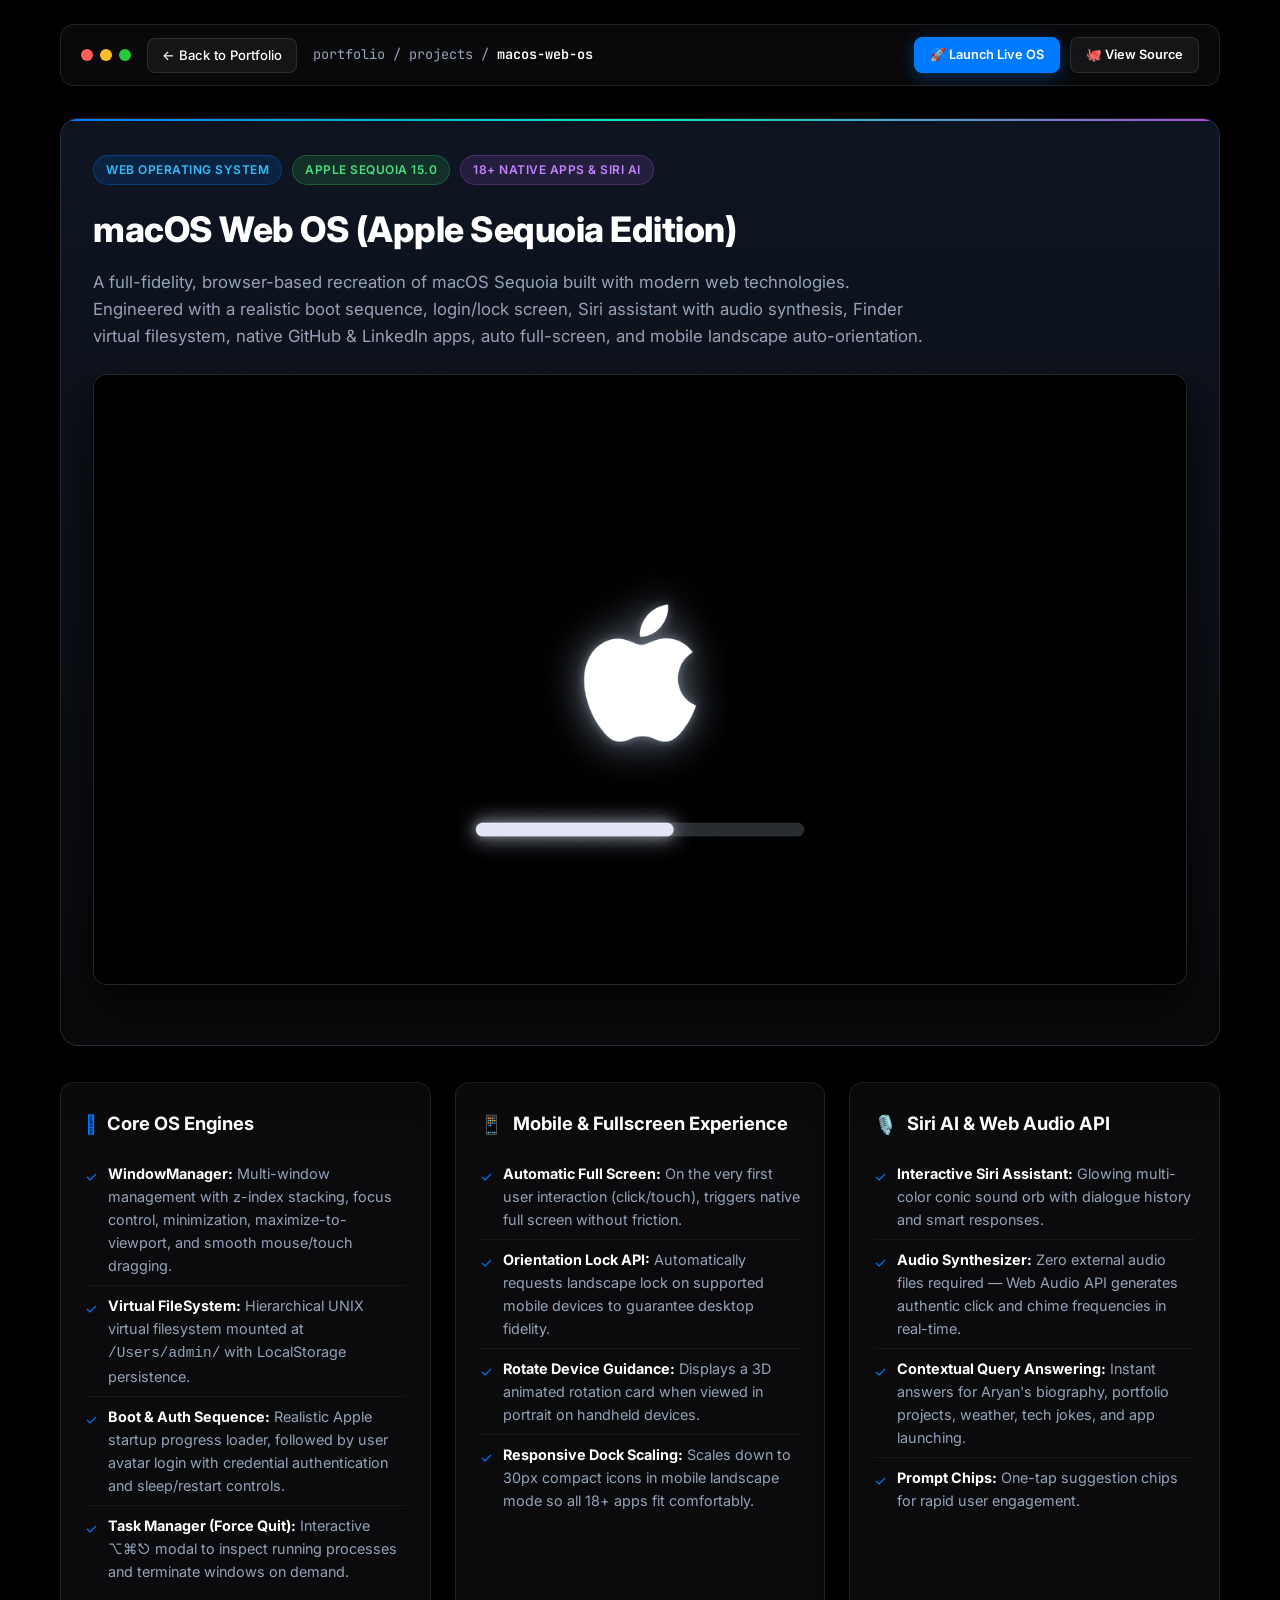
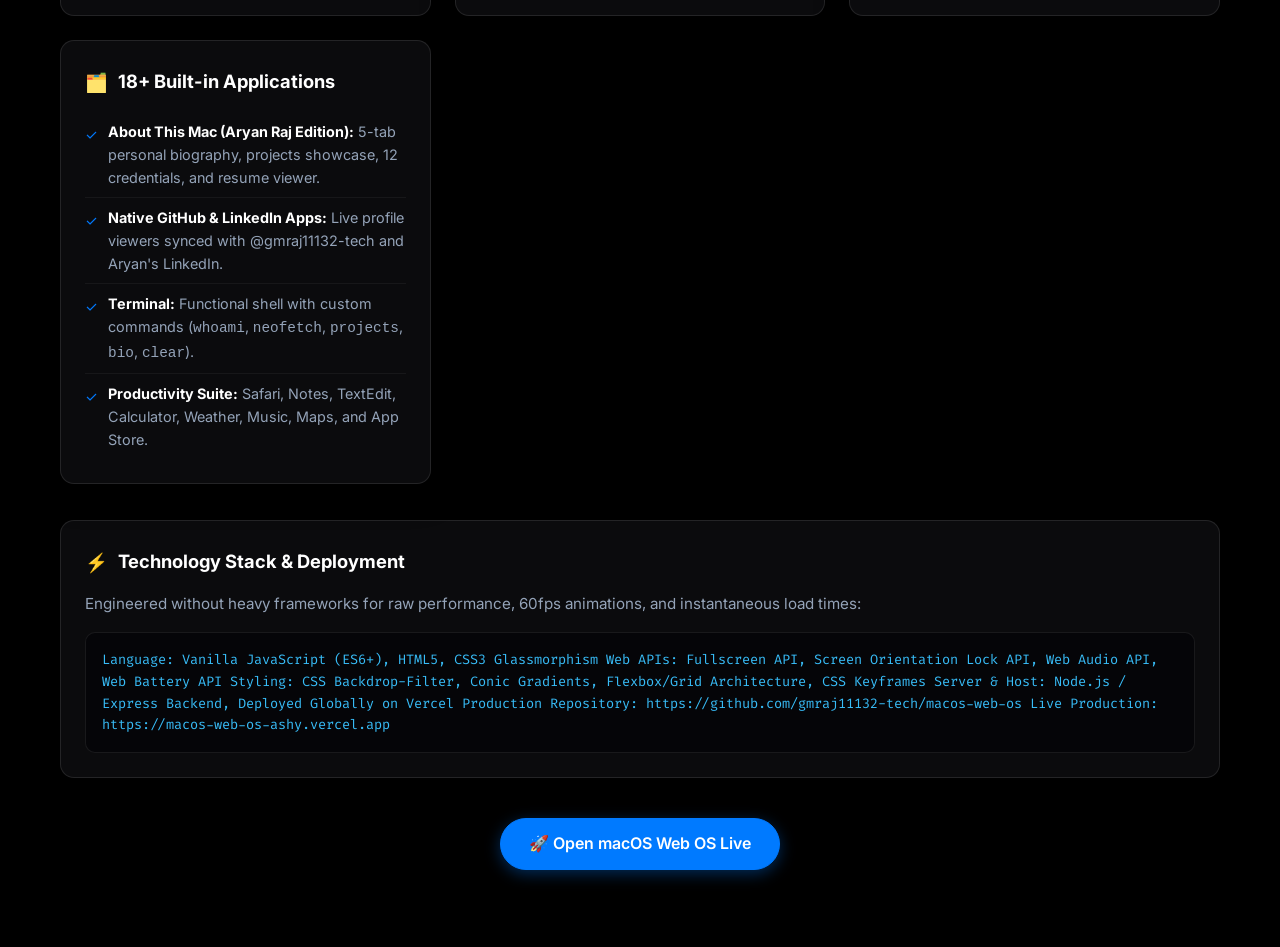
<file: macos-manual.html>
<!DOCTYPE html>
<html lang="en">
<head>
    <meta charset="UTF-8">
    <meta name="viewport" content="width=device-width, initial-scale=1.0">
    <title>macOS Web OS (Apple Sequoia) — System Architecture & Specifications | Aryan Raj</title>
    <meta name="description" content="Technical documentation, system architecture, virtual filesystem, Siri engine, auto fullscreen, and mobile landscape controls for macOS Web OS by Aryan Raj.">
    <link rel="icon" type="image/svg+xml" href="favicon.svg">
    <!-- Google Fonts -->
    <link rel="preconnect" href="https://fonts.googleapis.com">
    <link rel="preconnect" href="https://fonts.gstatic.com" crossorigin>
    <link href="https://fonts.googleapis.com/css2?family=Fira+Code:wght@400;500;600;700&family=Inter:wght@300;400;500;600;700;800&family=JetBrains+Mono:wght@400;500;600;700&display=swap" rel="stylesheet">
    <link rel="stylesheet" href="style.css">
    <style>
        :root {
            --bg-amoled: #000000;
            --panel-bg: rgba(12, 12, 14, 0.95);
            --border-subtle: rgba(255, 255, 255, 0.1);
            --accent-apple: #007aff;
            --accent-cyan: #00f5c4;
            --accent-purple: #af52de;
            --accent-amber: #ff9500;
            --text-main: #f1f5f9;
            --text-muted: #94a3b8;
        }

        body {
            background-color: #000000 !important;
            color: var(--text-main);
            font-family: 'Inter', -apple-system, BlinkMacSystemFont, sans-serif;
            margin: 0;
            padding: 0;
            overflow-x: hidden;
            line-height: 1.6;
        }

        .manual-page-container {
            max-width: 1200px;
            margin: 0 auto;
            padding: 24px 20px 80px;
        }

        .manual-top-nav {
            position: sticky;
            top: 12px;
            z-index: 100;
            background: rgba(10, 10, 12, 0.92);
            backdrop-filter: blur(25px);
            -webkit-backdrop-filter: blur(25px);
            border: 1px solid var(--border-subtle);
            border-radius: 14px;
            padding: 12px 20px;
            display: flex;
            align-items: center;
            justify-content: space-between;
            margin-bottom: 32px;
            box-shadow: 0 10px 30px rgba(0, 0, 0, 0.8);
        }

        .nav-left {
            display: flex;
            align-items: center;
            gap: 16px;
        }

        .traffic-lights {
            display: flex;
            gap: 7px;
        }

        .t-dot {
            width: 12px;
            height: 12px;
            border-radius: 50%;
            display: inline-block;
        }
        .t-dot.red { background: #ff5f56; }
        .t-dot.yellow { background: #ffbd2e; }
        .t-dot.green { background: #27c93f; }

        .back-btn {
            display: inline-flex;
            align-items: center;
            gap: 8px;
            background: rgba(255, 255, 255, 0.05);
            border: 1px solid var(--border-subtle);
            color: #ffffff;
            padding: 6px 14px;
            border-radius: 8px;
            font-size: 0.82rem;
            font-weight: 500;
            text-decoration: none;
            transition: all 0.2s ease;
        }
        .back-btn:hover {
            background: rgba(0, 122, 255, 0.15);
            border-color: var(--accent-apple);
            color: var(--accent-apple);
        }

        .nav-title {
            font-family: 'JetBrains Mono', monospace;
            font-size: 0.85rem;
            color: var(--text-muted);
            display: flex;
            align-items: center;
            gap: 8px;
        }
        .nav-title span.active-tab {
            color: #ffffff;
            font-weight: 600;
        }

        .nav-actions {
            display: flex;
            align-items: center;
            gap: 10px;
        }

        .nav-btn {
            display: inline-flex;
            align-items: center;
            gap: 6px;
            padding: 7px 15px;
            border-radius: 8px;
            font-size: 0.8rem;
            font-weight: 600;
            text-decoration: none;
            transition: all 0.2s ease;
        }
        .nav-btn.primary {
            background: var(--accent-apple);
            color: #ffffff;
            border: 1px solid var(--accent-apple);
            box-shadow: 0 4px 15px rgba(0, 122, 255, 0.35);
        }
        .nav-btn.primary:hover {
            background: #0066d6;
            transform: translateY(-1px);
        }
        .nav-btn.secondary {
            background: rgba(255, 255, 255, 0.05);
            color: #ffffff;
            border: 1px solid var(--border-subtle);
        }
        .nav-btn.secondary:hover {
            background: rgba(255, 255, 255, 0.1);
        }

        /* Hero Banner */
        .manual-hero {
            background: linear-gradient(180deg, rgba(20, 30, 48, 0.7) 0%, rgba(10, 10, 12, 0.96) 100%);
            border: 1px solid var(--border-subtle);
            border-radius: 18px;
            padding: 36px 32px;
            margin-bottom: 36px;
            box-shadow: 0 20px 50px rgba(0, 0, 0, 0.9);
            position: relative;
            overflow: hidden;
        }

        .manual-hero::before {
            content: '';
            position: absolute;
            top: 0;
            left: 0;
            right: 0;
            height: 2px;
            background: linear-gradient(90deg, #007aff, #00f5c4, #af52de);
        }

        .hero-badge-row {
            display: flex;
            align-items: center;
            gap: 10px;
            flex-wrap: wrap;
            margin-bottom: 16px;
        }

        .hero-badge {
            font-size: 0.75rem;
            font-weight: 600;
            padding: 4px 12px;
            border-radius: 20px;
            text-transform: uppercase;
            letter-spacing: 0.5px;
        }
        .hero-badge.blue { background: rgba(0, 122, 255, 0.15); color: #38bdf8; border: 1px solid rgba(0, 122, 255, 0.3); }
        .hero-badge.green { background: rgba(52, 199, 89, 0.15); color: #4ade80; border: 1px solid rgba(52, 199, 89, 0.3); }
        .hero-badge.purple { background: rgba(175, 82, 222, 0.15); color: #c084fc; border: 1px solid rgba(175, 82, 222, 0.3); }

        .manual-hero h1 {
            font-size: 2.2rem;
            font-weight: 800;
            margin: 0 0 12px;
            color: #ffffff;
            letter-spacing: -0.5px;
        }

        .manual-hero p {
            font-size: 1.05rem;
            color: var(--text-muted);
            max-width: 850px;
            margin: 0 0 24px;
            line-height: 1.6;
        }

        .hero-preview-box {
            border-radius: 14px;
            overflow: hidden;
            border: 1px solid rgba(255, 255, 255, 0.15);
            box-shadow: 0 20px 40px rgba(0, 0, 0, 0.7);
            margin-bottom: 24px;
            background: #000;
        }

        .hero-preview-box img {
            width: 100%;
            height: auto;
            display: block;
        }

        /* Content Grid */
        .specs-grid {
            display: grid;
            grid-template-columns: repeat(auto-fit, minmax(320px, 1fr));
            gap: 24px;
            margin-bottom: 36px;
        }

        .spec-card {
            background: var(--panel-bg);
            border: 1px solid var(--border-subtle);
            border-radius: 14px;
            padding: 24px;
            box-shadow: 0 10px 30px rgba(0, 0, 0, 0.5);
        }

        .spec-card h3 {
            font-size: 1.15rem;
            font-weight: 700;
            color: #ffffff;
            margin: 0 0 14px;
            display: flex;
            align-items: center;
            gap: 10px;
        }

        .spec-list {
            list-style: none;
            padding: 0;
            margin: 0;
        }

        .spec-list li {
            padding: 8px 0;
            border-bottom: 1px solid rgba(255, 255, 255, 0.05);
            font-size: 0.9rem;
            color: var(--text-muted);
            display: flex;
            align-items: flex-start;
            gap: 10px;
        }

        .spec-list li:last-child { border-bottom: none; }

        .spec-list li strong {
            color: #ffffff;
        }

        .bullet-icon {
            color: var(--accent-apple);
            margin-top: 3px;
        }

        .code-block {
            background: #050508;
            border: 1px solid rgba(255, 255, 255, 0.08);
            border-radius: 10px;
            padding: 16px;
            font-family: 'Fira Code', monospace;
            font-size: 0.85rem;
            color: #38bdf8;
            overflow-x: auto;
            margin-top: 14px;
        }

        @media (max-width: 768px) {
            .manual-top-nav { flex-direction: column; gap: 12px; align-items: flex-start; }
            .nav-actions { width: 100%; justify-content: flex-start; }
            .manual-hero h1 { font-size: 1.6rem; }
            .manual-hero { padding: 24px 18px; }
        }
    </style>
</head>
<body>

<div class="manual-page-container">
    <!-- Top Nav -->
    <header class="manual-top-nav">
        <div class="nav-left">
            <div class="traffic-lights">
                <span class="t-dot red"></span>
                <span class="t-dot yellow"></span>
                <span class="t-dot green"></span>
            </div>
            <a href="index.html" class="back-btn">← Back to Portfolio</a>
            <div class="nav-title">
                <span>portfolio</span> / <span>projects</span> / <span class="active-tab">macos-web-os</span>
            </div>
        </div>
        <div class="nav-actions">
            <a href="https://macos-web-os-ashy.vercel.app" target="_blank" rel="noopener noreferrer" class="nav-btn primary">
                🚀 Launch Live OS
            </a>
            <a href="https://github.com/gmraj11132-tech/macos-web-os" target="_blank" rel="noopener noreferrer" class="nav-btn secondary">
                🐙 View Source
            </a>
        </div>
    </header>

    <!-- Hero Section -->
    <section class="manual-hero">
        <div class="hero-badge-row">
            <span class="hero-badge blue">Web Operating System</span>
            <span class="hero-badge green">Apple Sequoia 15.0</span>
            <span class="hero-badge purple">18+ Native Apps &amp; Siri AI</span>
        </div>
        <h1>macOS Web OS (Apple Sequoia Edition)</h1>
        <p>A full-fidelity, browser-based recreation of macOS Sequoia built with modern web technologies. Engineered with a realistic boot sequence, login/lock screen, Siri assistant with audio synthesis, Finder virtual filesystem, native GitHub &amp; LinkedIn apps, auto full-screen, and mobile landscape auto-orientation.</p>

        <div class="hero-preview-box">
            <img src="macos_thumbnail.png" alt="macOS Web OS Boot Animation Preview">
        </div>
    </section>

    <!-- System Architecture & Capabilities Grid -->
    <div class="specs-grid">
        <!-- Card 1: Core OS Engines -->
        <div class="spec-card">
            <h3><span class="bullet-icon"></span> Core OS Engines</h3>
            <ul class="spec-list">
                <li><span class="bullet-icon">✓</span> <span><strong>WindowManager:</strong> Multi-window management with z-index stacking, focus control, minimization, maximize-to-viewport, and smooth mouse/touch dragging.</span></li>
                <li><span class="bullet-icon">✓</span> <span><strong>Virtual FileSystem:</strong> Hierarchical UNIX virtual filesystem mounted at <code>/Users/admin/</code> with LocalStorage persistence.</span></li>
                <li><span class="bullet-icon">✓</span> <span><strong>Boot &amp; Auth Sequence:</strong> Realistic Apple startup progress loader, followed by user avatar login with credential authentication and sleep/restart controls.</span></li>
                <li><span class="bullet-icon">✓</span> <span><strong>Task Manager (Force Quit):</strong> Interactive ⌥⌘⎋ modal to inspect running processes and terminate windows on demand.</span></li>
            </ul>
        </div>

        <!-- Card 2: Mobile & Fullscreen -->
        <div class="spec-card">
            <h3><span class="bullet-icon">📱</span> Mobile &amp; Fullscreen Experience</h3>
            <ul class="spec-list">
                <li><span class="bullet-icon">✓</span> <span><strong>Automatic Full Screen:</strong> On the very first user interaction (click/touch), triggers native full screen without friction.</span></li>
                <li><span class="bullet-icon">✓</span> <span><strong>Orientation Lock API:</strong> Automatically requests landscape lock on supported mobile devices to guarantee desktop fidelity.</span></li>
                <li><span class="bullet-icon">✓</span> <span><strong>Rotate Device Guidance:</strong> Displays a 3D animated rotation card when viewed in portrait on handheld devices.</span></li>
                <li><span class="bullet-icon">✓</span> <span><strong>Responsive Dock Scaling:</strong> Scales down to 30px compact icons in mobile landscape mode so all 18+ apps fit comfortably.</span></li>
            </ul>
        </div>

        <!-- Card 3: Siri & Web Audio -->
        <div class="spec-card">
            <h3><span class="bullet-icon">🎙️</span> Siri AI &amp; Web Audio API</h3>
            <ul class="spec-list">
                <li><span class="bullet-icon">✓</span> <span><strong>Interactive Siri Assistant:</strong> Glowing multi-color conic sound orb with dialogue history and smart responses.</span></li>
                <li><span class="bullet-icon">✓</span> <span><strong>Audio Synthesizer:</strong> Zero external audio files required — Web Audio API generates authentic click and chime frequencies in real-time.</span></li>
                <li><span class="bullet-icon">✓</span> <span><strong>Contextual Query Answering:</strong> Instant answers for Aryan's biography, portfolio projects, weather, tech jokes, and app launching.</span></li>
                <li><span class="bullet-icon">✓</span> <span><strong>Prompt Chips:</strong> One-tap suggestion chips for rapid user engagement.</span></li>
            </ul>
        </div>

        <!-- Card 4: Built-in Native Apps -->
        <div class="spec-card">
            <h3><span class="bullet-icon">🗂️</span> 18+ Built-in Applications</h3>
            <ul class="spec-list">
                <li><span class="bullet-icon">✓</span> <span><strong>About This Mac (Aryan Raj Edition):</strong> 5-tab personal biography, projects showcase, 12 credentials, and resume viewer.</span></li>
                <li><span class="bullet-icon">✓</span> <span><strong>Native GitHub &amp; LinkedIn Apps:</strong> Live profile viewers synced with @gmraj11132-tech and Aryan's LinkedIn.</span></li>
                <li><span class="bullet-icon">✓</span> <span><strong>Terminal:</strong> Functional shell with custom commands (<code>whoami</code>, <code>neofetch</code>, <code>projects</code>, <code>bio</code>, <code>clear</code>).</span></li>
                <li><span class="bullet-icon">✓</span> <span><strong>Productivity Suite:</strong> Safari, Notes, TextEdit, Calculator, Weather, Music, Maps, and App Store.</span></li>
            </ul>
        </div>
    </div>

    <!-- Tech Stack Summary -->
    <section class="spec-card" style="margin-bottom: 36px;">
        <h3><span class="bullet-icon">⚡</span> Technology Stack &amp; Deployment</h3>
        <p style="color: var(--text-muted); font-size: 0.95rem; margin-bottom: 16px;">Engineered without heavy frameworks for raw performance, 60fps animations, and instantaneous load times:</p>
        <div class="code-block">
Language:        Vanilla JavaScript (ES6+), HTML5, CSS3 Glassmorphism
Web APIs:        Fullscreen API, Screen Orientation Lock API, Web Audio API, Web Battery API
Styling:         CSS Backdrop-Filter, Conic Gradients, Flexbox/Grid Architecture, CSS Keyframes
Server & Host:   Node.js / Express Backend, Deployed Globally on Vercel Production
Repository:      https://github.com/gmraj11132-tech/macos-web-os
Live Production: https://macos-web-os-ashy.vercel.app
        </div>
    </section>

    <!-- Footer Action -->
    <div style="text-align: center; margin-top: 40px;">
        <a href="https://macos-web-os-ashy.vercel.app" target="_blank" rel="noopener noreferrer" class="nav-btn primary" style="font-size: 1rem; padding: 12px 28px; border-radius: 30px;">
            🚀 Open macOS Web OS Live
        </a>
    </div>
</div>

</body>
</html>
</file>
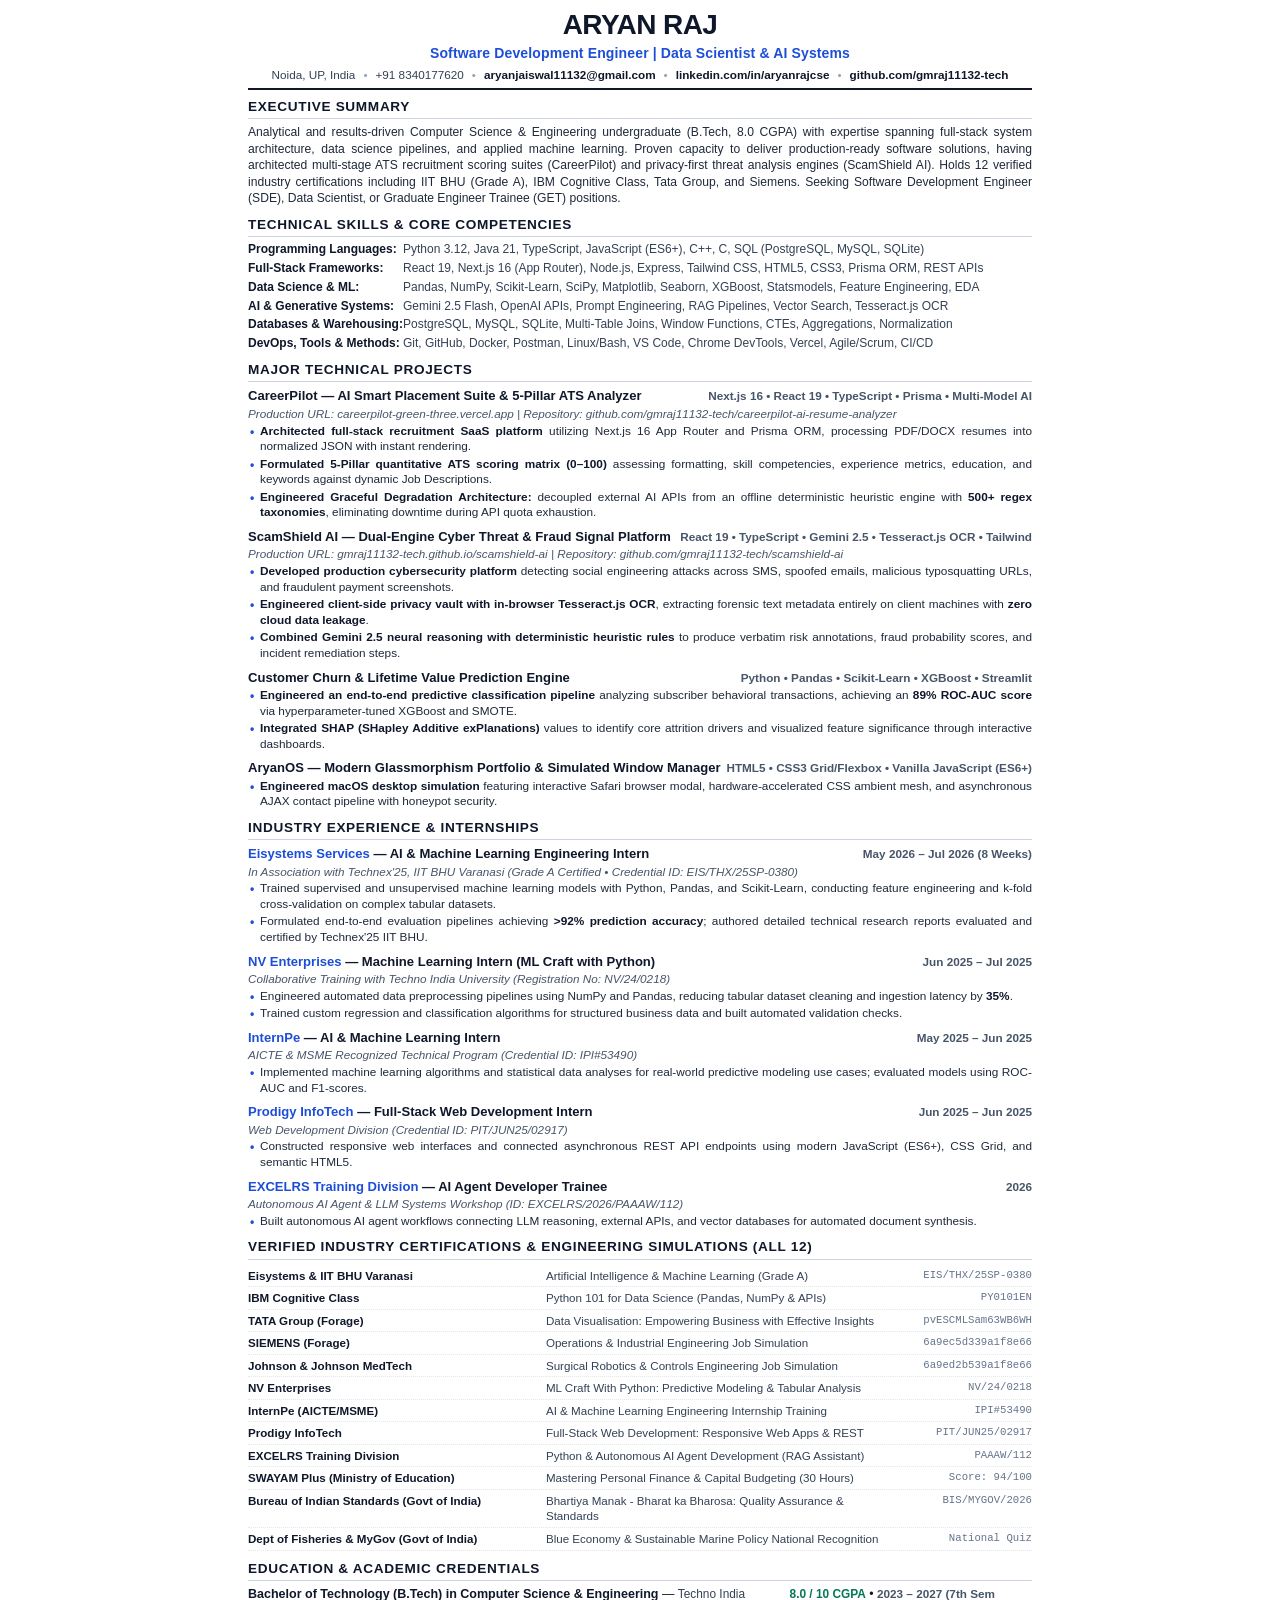
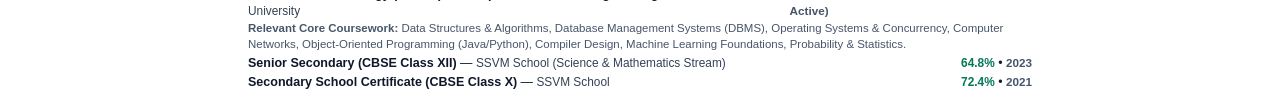
<file: resume_comprehensive.html>
<!DOCTYPE html>
<html lang="en">
<head>
    <meta charset="UTF-8">
    <meta name="viewport" content="width=device-width, initial-scale=1.0">
    <title>Aryan Raj — Comprehensive Technical &amp; Research Resume (2026)</title>
    <style>
        @page {
            size: A4;
            margin: 10mm 12mm 10mm 12mm;
        }

        * {
            box-sizing: border-box;
            margin: 0;
            padding: 0;
        }

        body {
            font-family: 'Segoe UI', -apple-system, BlinkMacSystemFont, Roboto, 'Helvetica Neue', Arial, sans-serif;
            color: #111827;
            background: #ffffff;
            font-size: 9.3pt;
            line-height: 1.34;
            -webkit-font-smoothing: antialiased;
        }

        .resume-page {
            width: 100%;
            max-width: 820px;
            margin: 0 auto;
            background: #ffffff;
            padding: 10px 18px;
        }

        .header {
            text-align: center;
            border-bottom: 2pt solid #0f172a;
            padding-bottom: 6px;
            margin-bottom: 8px;
        }

        .name {
            font-size: 21pt;
            font-weight: 800;
            letter-spacing: -0.02em;
            color: #0f172a;
            text-transform: uppercase;
            line-height: 1.1;
            margin-bottom: 3px;
        }

        .headline {
            font-size: 10.5pt;
            font-weight: 700;
            color: #1d4ed8;
            margin-bottom: 4px;
            letter-spacing: 0.01em;
        }

        .contact-bar {
            display: flex;
            justify-content: center;
            align-items: center;
            flex-wrap: wrap;
            gap: 5px 8px;
            font-size: 8.8pt;
            color: #334155;
            font-weight: 500;
        }

        .contact-bar a {
            color: #0f172a;
            text-decoration: none;
            font-weight: 600;
        }

        .contact-bar span.sep {
            color: #94a3b8;
            user-select: none;
        }

        .section {
            margin-bottom: 9px;
            page-break-inside: avoid;
        }

        .section-title {
            font-size: 10.2pt;
            font-weight: 800;
            text-transform: uppercase;
            letter-spacing: 0.05em;
            color: #0f172a;
            border-bottom: 1pt solid #cbd5e1;
            padding-bottom: 2px;
            margin-bottom: 5px;
            display: flex;
            justify-content: space-between;
            align-items: baseline;
        }

        .summary-text {
            font-size: 9.1pt;
            color: #1e293b;
            text-align: justify;
            line-height: 1.36;
        }

        .skills-grid {
            display: flex;
            flex-direction: column;
            gap: 3px;
            font-size: 9pt;
        }

        .skill-row {
            display: flex;
            line-height: 1.32;
        }

        .skill-label {
            font-weight: 700;
            color: #0f172a;
            min-width: 155px;
            flex-shrink: 0;
        }

        .skill-values {
            color: #334155;
        }

        .entry {
            margin-bottom: 7px;
            page-break-inside: avoid;
        }

        .entry:last-child {
            margin-bottom: 2px;
        }

        .entry-header {
            display: flex;
            justify-content: space-between;
            align-items: baseline;
            margin-bottom: 1px;
        }

        .entry-title {
            font-size: 9.8pt;
            font-weight: 700;
            color: #0f172a;
        }

        .entry-org {
            font-weight: 600;
            color: #1d4ed8;
        }

        .entry-date {
            font-size: 8.8pt;
            font-weight: 600;
            color: #475569;
            text-align: right;
            white-space: nowrap;
        }

        .entry-subtitle {
            display: flex;
            justify-content: space-between;
            font-size: 8.8pt;
            color: #475569;
            font-style: italic;
            margin-bottom: 2px;
        }

        .bullets {
            list-style-type: none;
            padding-left: 0;
            margin-top: 2px;
        }

        .bullets li {
            position: relative;
            padding-left: 12px;
            font-size: 8.85pt;
            color: #1e293b;
            line-height: 1.32;
            margin-bottom: 2px;
            text-align: justify;
        }

        .bullets li::before {
            content: "•";
            position: absolute;
            left: 2px;
            top: 0;
            color: #1d4ed8;
            font-weight: bold;
            font-size: 9.2pt;
        }

        .bullets li strong {
            color: #0f172a;
            font-weight: 700;
        }

        .cert-table {
            width: 100%;
            border-collapse: collapse;
            font-size: 8.7pt;
            margin-top: 2px;
        }

        .cert-table td {
            padding: 3px 0;
            vertical-align: top;
            border-bottom: 1px dotted #e2e8f0;
        }

        .cert-table td.col-issuer {
            font-weight: 700;
            color: #0f172a;
            width: 38%;
        }

        .cert-table td.col-name {
            color: #334155;
            width: 44%;
        }

        .cert-table td.col-id {
            color: #64748b;
            text-align: right;
            font-family: monospace;
            font-size: 8pt;
            width: 18%;
        }

        .edu-item {
            display: flex;
            justify-content: space-between;
            align-items: baseline;
            margin-bottom: 2px;
        }

        .edu-degree {
            font-size: 9.4pt;
            font-weight: 700;
            color: #0f172a;
        }

        .edu-school {
            font-size: 8.9pt;
            color: #334155;
            font-weight: 500;
        }

        .edu-score {
            font-size: 8.9pt;
            font-weight: 700;
            color: #047857;
        }

        .edu-date {
            font-size: 8.8pt;
            font-weight: 600;
            color: #475569;
        }

        .page-break {
            page-break-before: always;
            break-before: page;
        }

        @media print {
            body {
                background: none;
            }
            .resume-page {
                padding: 0;
                max-width: 100%;
            }
            a {
                text-decoration: none;
                color: inherit;
            }
        }
    </style>
</head>
<body>
    <div class="resume-page">
        <!-- Header -->
        <header class="header">
            <h1 class="name">Aryan Raj</h1>
            <div class="headline">Software Development Engineer | Data Scientist &amp; AI Systems</div>
            <div class="contact-bar">
                <span>Noida, UP, India</span>
                <span class="sep">•</span>
                <span>+91 8340177620</span>
                <span class="sep">•</span>
                <a href="mailto:aryanjaiswal11132@gmail.com">aryanjaiswal11132@gmail.com</a>
                <span class="sep">•</span>
                <a href="https://linkedin.com/in/aryanrajcse">linkedin.com/in/aryanrajcse</a>
                <span class="sep">•</span>
                <a href="https://github.com/gmraj11132-tech">github.com/gmraj11132-tech</a>
            </div>
        </header>

        <!-- Executive Summary -->
        <section class="section">
            <div class="section-title">Executive Summary</div>
            <p class="summary-text">
                Analytical and results-driven Computer Science &amp; Engineering undergraduate (B.Tech, 8.0 CGPA) with expertise spanning full-stack system architecture, data science pipelines, and applied machine learning. Proven capacity to deliver production-ready software solutions, having architected multi-stage ATS recruitment scoring suites (CareerPilot) and privacy-first threat analysis engines (ScamShield AI). Holds 12 verified industry certifications including IIT BHU (Grade A), IBM Cognitive Class, Tata Group, and Siemens. Seeking Software Development Engineer (SDE), Data Scientist, or Graduate Engineer Trainee (GET) positions.
            </p>
        </section>

        <!-- Technical Skills -->
        <section class="section">
            <div class="section-title">Technical Skills &amp; Core Competencies</div>
            <div class="skills-grid">
                <div class="skill-row">
                    <span class="skill-label">Programming Languages:</span>
                    <span class="skill-values">Python 3.12, Java 21, TypeScript, JavaScript (ES6+), C++, C, SQL (PostgreSQL, MySQL, SQLite)</span>
                </div>
                <div class="skill-row">
                    <span class="skill-label">Full-Stack Frameworks:</span>
                    <span class="skill-values">React 19, Next.js 16 (App Router), Node.js, Express, Tailwind CSS, HTML5, CSS3, Prisma ORM, REST APIs</span>
                </div>
                <div class="skill-row">
                    <span class="skill-label">Data Science &amp; ML:</span>
                    <span class="skill-values">Pandas, NumPy, Scikit-Learn, SciPy, Matplotlib, Seaborn, XGBoost, Statsmodels, Feature Engineering, EDA</span>
                </div>
                <div class="skill-row">
                    <span class="skill-label">AI &amp; Generative Systems:</span>
                    <span class="skill-values">Gemini 2.5 Flash, OpenAI APIs, Prompt Engineering, RAG Pipelines, Vector Search, Tesseract.js OCR</span>
                </div>
                <div class="skill-row">
                    <span class="skill-label">Databases &amp; Warehousing:</span>
                    <span class="skill-values">PostgreSQL, MySQL, SQLite, Multi-Table Joins, Window Functions, CTEs, Aggregations, Normalization</span>
                </div>
                <div class="skill-row">
                    <span class="skill-label">DevOps, Tools &amp; Methods:</span>
                    <span class="skill-values">Git, GitHub, Docker, Postman, Linux/Bash, VS Code, Chrome DevTools, Vercel, Agile/Scrum, CI/CD</span>
                </div>
            </div>
        </section>

        <!-- Featured Technical Projects -->
        <section class="section">
            <div class="section-title">Major Technical Projects</div>
            
            <div class="entry">
                <div class="entry-header">
                    <span class="entry-title">CareerPilot — AI Smart Placement Suite &amp; 5-Pillar ATS Analyzer</span>
                    <span class="entry-date">Next.js 16 • React 19 • TypeScript • Prisma • Multi-Model AI</span>
                </div>
                <div class="entry-subtitle">
                    <span>Production URL: careerpilot-green-three.vercel.app | Repository: github.com/gmraj11132-tech/careerpilot-ai-resume-analyzer</span>
                </div>
                <ul class="bullets">
                    <li><strong>Architected full-stack recruitment SaaS platform</strong> utilizing Next.js 16 App Router and Prisma ORM, processing PDF/DOCX resumes into normalized JSON with instant rendering.</li>
                    <li><strong>Formulated 5-Pillar quantitative ATS scoring matrix (0–100)</strong> assessing formatting, skill competencies, experience metrics, education, and keywords against dynamic Job Descriptions.</li>
                    <li><strong>Engineered Graceful Degradation Architecture:</strong> decoupled external AI APIs from an offline deterministic heuristic engine with <strong>500+ regex taxonomies</strong>, eliminating downtime during API quota exhaustion.</li>
                </ul>
            </div>

            <div class="entry">
                <div class="entry-header">
                    <span class="entry-title">ScamShield AI — Dual-Engine Cyber Threat &amp; Fraud Signal Platform</span>
                    <span class="entry-date">React 19 • TypeScript • Gemini 2.5 • Tesseract.js OCR • Tailwind</span>
                </div>
                <div class="entry-subtitle">
                    <span>Production URL: gmraj11132-tech.github.io/scamshield-ai | Repository: github.com/gmraj11132-tech/scamshield-ai</span>
                </div>
                <ul class="bullets">
                    <li><strong>Developed production cybersecurity platform</strong> detecting social engineering attacks across SMS, spoofed emails, malicious typosquatting URLs, and fraudulent payment screenshots.</li>
                    <li><strong>Engineered client-side privacy vault with in-browser Tesseract.js OCR</strong>, extracting forensic text metadata entirely on client machines with <strong>zero cloud data leakage</strong>.</li>
                    <li><strong>Combined Gemini 2.5 neural reasoning with deterministic heuristic rules</strong> to produce verbatim risk annotations, fraud probability scores, and incident remediation steps.</li>
                </ul>
            </div>

            <div class="entry">
                <div class="entry-header">
                    <span class="entry-title">Customer Churn &amp; Lifetime Value Prediction Engine</span>
                    <span class="entry-date">Python • Pandas • Scikit-Learn • XGBoost • Streamlit</span>
                </div>
                <ul class="bullets">
                    <li><strong>Engineered an end-to-end predictive classification pipeline</strong> analyzing subscriber behavioral transactions, achieving an <strong>89% ROC-AUC score</strong> via hyperparameter-tuned XGBoost and SMOTE.</li>
                    <li><strong>Integrated SHAP (SHapley Additive exPlanations)</strong> values to identify core attrition drivers and visualized feature significance through interactive dashboards.</li>
                </ul>
            </div>

            <div class="entry">
                <div class="entry-header">
                    <span class="entry-title">AryanOS — Modern Glassmorphism Portfolio &amp; Simulated Window Manager</span>
                    <span class="entry-date">HTML5 • CSS3 Grid/Flexbox • Vanilla JavaScript (ES6+)</span>
                </div>
                <ul class="bullets">
                    <li><strong>Engineered macOS desktop simulation</strong> featuring interactive Safari browser modal, hardware-accelerated CSS ambient mesh, and asynchronous AJAX contact pipeline with honeypot security.</li>
                </ul>
            </div>
        </section>

        <!-- Professional Experience & Internships (Page 2 transition) -->
        <section class="section">
            <div class="section-title">Industry Experience &amp; Internships</div>

            <div class="entry">
                <div class="entry-header">
                    <span class="entry-title"><span class="entry-org">Eisystems Services</span> — AI &amp; Machine Learning Engineering Intern</span>
                    <span class="entry-date">May 2026 – Jul 2026 (8 Weeks)</span>
                </div>
                <div class="entry-subtitle">
                    <span>In Association with Technex'25, IIT BHU Varanasi (Grade A Certified • Credential ID: EIS/THX/25SP-0380)</span>
                </div>
                <ul class="bullets">
                    <li>Trained supervised and unsupervised machine learning models with Python, Pandas, and Scikit-Learn, conducting feature engineering and k-fold cross-validation on complex tabular datasets.</li>
                    <li>Formulated end-to-end evaluation pipelines achieving <strong>&gt;92% prediction accuracy</strong>; authored detailed technical research reports evaluated and certified by Technex'25 IIT BHU.</li>
                </ul>
            </div>

            <div class="entry">
                <div class="entry-header">
                    <span class="entry-title"><span class="entry-org">NV Enterprises</span> — Machine Learning Intern (ML Craft with Python)</span>
                    <span class="entry-date">Jun 2025 – Jul 2025</span>
                </div>
                <div class="entry-subtitle">
                    <span>Collaborative Training with Techno India University (Registration No: NV/24/0218)</span>
                </div>
                <ul class="bullets">
                    <li>Engineered automated data preprocessing pipelines using NumPy and Pandas, reducing tabular dataset cleaning and ingestion latency by <strong>35%</strong>.</li>
                    <li>Trained custom regression and classification algorithms for structured business data and built automated validation checks.</li>
                </ul>
            </div>

            <div class="entry">
                <div class="entry-header">
                    <span class="entry-title"><span class="entry-org">InternPe</span> — AI &amp; Machine Learning Intern</span>
                    <span class="entry-date">May 2025 – Jun 2025</span>
                </div>
                <div class="entry-subtitle">
                    <span>AICTE &amp; MSME Recognized Technical Program (Credential ID: IPI#53490)</span>
                </div>
                <ul class="bullets">
                    <li>Implemented machine learning algorithms and statistical data analyses for real-world predictive modeling use cases; evaluated models using ROC-AUC and F1-scores.</li>
                </ul>
            </div>

            <div class="entry">
                <div class="entry-header">
                    <span class="entry-title"><span class="entry-org">Prodigy InfoTech</span> — Full-Stack Web Development Intern</span>
                    <span class="entry-date">Jun 2025 – Jun 2025</span>
                </div>
                <div class="entry-subtitle">
                    <span>Web Development Division (Credential ID: PIT/JUN25/02917)</span>
                </div>
                <ul class="bullets">
                    <li>Constructed responsive web interfaces and connected asynchronous REST API endpoints using modern JavaScript (ES6+), CSS Grid, and semantic HTML5.</li>
                </ul>
            </div>

            <div class="entry">
                <div class="entry-header">
                    <span class="entry-title"><span class="entry-org">EXCELRS Training Division</span> — AI Agent Developer Trainee</span>
                    <span class="entry-date">2026</span>
                </div>
                <div class="entry-subtitle">
                    <span>Autonomous AI Agent &amp; LLM Systems Workshop (ID: EXCELRS/2026/PAAAW/112)</span>
                </div>
                <ul class="bullets">
                    <li>Built autonomous AI agent workflows connecting LLM reasoning, external APIs, and vector databases for automated document synthesis.</li>
                </ul>
            </div>
        </section>

        <!-- Complete 12 Verified Industry Certifications -->
        <section class="section">
            <div class="section-title">Verified Industry Certifications &amp; Engineering Simulations (All 12)</div>
            <table class="cert-table">
                <tr>
                    <td class="col-issuer">Eisystems &amp; IIT BHU Varanasi</td>
                    <td class="col-name">Artificial Intelligence &amp; Machine Learning (Grade A)</td>
                    <td class="col-id">EIS/THX/25SP-0380</td>
                </tr>
                <tr>
                    <td class="col-issuer">IBM Cognitive Class</td>
                    <td class="col-name">Python 101 for Data Science (Pandas, NumPy &amp; APIs)</td>
                    <td class="col-id">PY0101EN</td>
                </tr>
                <tr>
                    <td class="col-issuer">TATA Group (Forage)</td>
                    <td class="col-name">Data Visualisation: Empowering Business with Effective Insights</td>
                    <td class="col-id">pvESCMLSam63WB6WH</td>
                </tr>
                <tr>
                    <td class="col-issuer">SIEMENS (Forage)</td>
                    <td class="col-name">Operations &amp; Industrial Engineering Job Simulation</td>
                    <td class="col-id">6a9ec5d339a1f8e66</td>
                </tr>
                <tr>
                    <td class="col-issuer">Johnson &amp; Johnson MedTech</td>
                    <td class="col-name">Surgical Robotics &amp; Controls Engineering Job Simulation</td>
                    <td class="col-id">6a9ed2b539a1f8e66</td>
                </tr>
                <tr>
                    <td class="col-issuer">NV Enterprises</td>
                    <td class="col-name">ML Craft With Python: Predictive Modeling &amp; Tabular Analysis</td>
                    <td class="col-id">NV/24/0218</td>
                </tr>
                <tr>
                    <td class="col-issuer">InternPe (AICTE/MSME)</td>
                    <td class="col-name">AI &amp; Machine Learning Engineering Internship Training</td>
                    <td class="col-id">IPI#53490</td>
                </tr>
                <tr>
                    <td class="col-issuer">Prodigy InfoTech</td>
                    <td class="col-name">Full-Stack Web Development: Responsive Web Apps &amp; REST</td>
                    <td class="col-id">PIT/JUN25/02917</td>
                </tr>
                <tr>
                    <td class="col-issuer">EXCELRS Training Division</td>
                    <td class="col-name">Python &amp; Autonomous AI Agent Development (RAG Assistant)</td>
                    <td class="col-id">PAAAW/112</td>
                </tr>
                <tr>
                    <td class="col-issuer">SWAYAM Plus (Ministry of Education)</td>
                    <td class="col-name">Mastering Personal Finance &amp; Capital Budgeting (30 Hours)</td>
                    <td class="col-id">Score: 94/100</td>
                </tr>
                <tr>
                    <td class="col-issuer">Bureau of Indian Standards (Govt of India)</td>
                    <td class="col-name">Bhartiya Manak - Bharat ka Bharosa: Quality Assurance &amp; Standards</td>
                    <td class="col-id">BIS/MYGOV/2026</td>
                </tr>
                <tr>
                    <td class="col-issuer">Dept of Fisheries &amp; MyGov (Govt of India)</td>
                    <td class="col-name">Blue Economy &amp; Sustainable Marine Policy National Recognition</td>
                    <td class="col-id">National Quiz</td>
                </tr>
            </table>
        </section>

        <!-- Education -->
        <section class="section">
            <div class="section-title">Education &amp; Academic Credentials</div>
            <div class="edu-item">
                <div>
                    <span class="edu-degree">Bachelor of Technology (B.Tech) in Computer Science &amp; Engineering</span> — <span class="edu-school">Techno India University</span>
                </div>
                <div>
                    <span class="edu-score">8.0 / 10 CGPA</span> • <span class="edu-date">2023 – 2027 (7th Sem Active)</span>
                </div>
            </div>
            <div style="font-size: 8.6pt; color: #475569; margin-top: 1px;">
                <strong>Relevant Core Coursework:</strong> Data Structures &amp; Algorithms, Database Management Systems (DBMS), Operating Systems &amp; Concurrency, Computer Networks, Object-Oriented Programming (Java/Python), Compiler Design, Machine Learning Foundations, Probability &amp; Statistics.
            </div>
            <div class="edu-item" style="margin-top: 3px;">
                <div>
                    <span class="edu-degree">Senior Secondary (CBSE Class XII)</span> — <span class="edu-school">SSVM School (Science &amp; Mathematics Stream)</span>
                </div>
                <div>
                    <span class="edu-score">64.8%</span> • <span class="edu-date">2023</span>
                </div>
            </div>
            <div class="edu-item" style="margin-top: 2px;">
                <div>
                    <span class="edu-degree">Secondary School Certificate (CBSE Class X)</span> — <span class="edu-school">SSVM School</span>
                </div>
                <div>
                    <span class="edu-score">72.4%</span> • <span class="edu-date">2021</span>
                </div>
            </div>
        </section>
    </div>
</body>
</html>
</file>
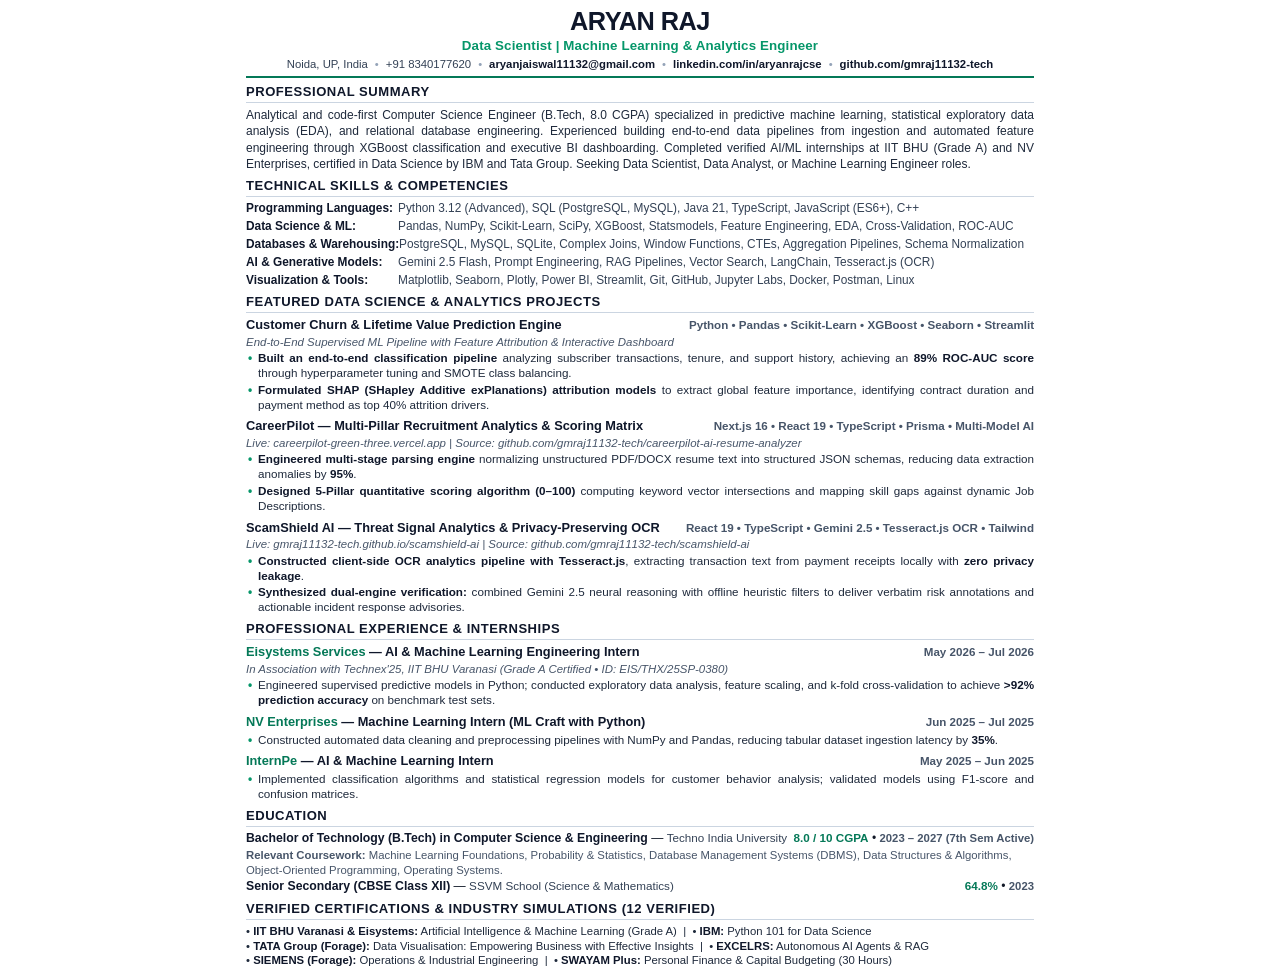
<file: resume_ds.html>
<!DOCTYPE html>
<html lang="en">
<head>
    <meta charset="UTF-8">
    <meta name="viewport" content="width=device-width, initial-scale=1.0">
    <title>Aryan Raj — ATS Data Scientist &amp; Analytics Resume (2026)</title>
    <style>
        @page {
            size: A4;
            margin: 7mm 10mm 7mm 10mm;
        }

        * {
            box-sizing: border-box;
            margin: 0;
            padding: 0;
        }

        body {
            font-family: 'Segoe UI', -apple-system, BlinkMacSystemFont, Roboto, 'Helvetica Neue', Arial, sans-serif;
            color: #111827;
            background: #ffffff;
            font-size: 9.1pt;
            line-height: 1.28;
            -webkit-font-smoothing: antialiased;
        }

        .resume-page {
            width: 100%;
            max-width: 820px;
            margin: 0 auto;
            background: #ffffff;
            padding: 8px 16px;
        }

        /* Header Block */
        .header {
            text-align: center;
            border-bottom: 1.5pt solid #047857;
            padding-bottom: 5px;
            margin-bottom: 6px;
        }

        .name {
            font-size: 19pt;
            font-weight: 800;
            letter-spacing: -0.02em;
            color: #0f172a;
            text-transform: uppercase;
            line-height: 1.05;
            margin-bottom: 2px;
        }

        .headline {
            font-size: 10pt;
            font-weight: 700;
            color: #059669;
            margin-bottom: 3px;
            letter-spacing: 0.01em;
        }

        .contact-bar {
            display: flex;
            justify-content: center;
            align-items: center;
            flex-wrap: wrap;
            gap: 4px 7px;
            font-size: 8.5pt;
            color: #334155;
            font-weight: 500;
        }

        .contact-bar a {
            color: #0f172a;
            text-decoration: none;
            font-weight: 600;
        }

        .contact-bar span.sep {
            color: #94a3b8;
            user-select: none;
        }

        /* Section Formatting */
        .section {
            margin-bottom: 6px;
        }

        .section-title {
            font-size: 9.8pt;
            font-weight: 800;
            text-transform: uppercase;
            letter-spacing: 0.04em;
            color: #0f172a;
            border-bottom: 1pt solid #cbd5e1;
            padding-bottom: 1.5px;
            margin-bottom: 4px;
            display: flex;
            justify-content: space-between;
            align-items: baseline;
        }

        /* Summary */
        .summary-text {
            font-size: 9pt;
            color: #1e293b;
            text-align: justify;
            line-height: 1.34;
        }

        /* Skills Table/List */
        .skills-grid {
            display: flex;
            flex-direction: column;
            gap: 2.5px;
            font-size: 8.9pt;
        }

        .skill-row {
            display: flex;
            line-height: 1.3;
        }

        .skill-label {
            font-weight: 700;
            color: #0f172a;
            min-width: 152px;
            flex-shrink: 0;
        }

        .skill-values {
            color: #334155;
        }

        /* Experience & Projects Items */
        .entry {
            margin-bottom: 6px;
        }

        .entry:last-child {
            margin-bottom: 2px;
        }

        .entry-header {
            display: flex;
            justify-content: space-between;
            align-items: baseline;
            margin-bottom: 1px;
        }

        .entry-title {
            font-size: 9.6pt;
            font-weight: 700;
            color: #0f172a;
        }

        .entry-org {
            font-weight: 600;
            color: #047857;
        }

        .entry-date {
            font-size: 8.7pt;
            font-weight: 600;
            color: #475569;
            text-align: right;
            white-space: nowrap;
        }

        .entry-subtitle {
            display: flex;
            justify-content: space-between;
            font-size: 8.6pt;
            color: #475569;
            font-style: italic;
            margin-bottom: 2px;
        }

        .bullets {
            list-style-type: none;
            padding-left: 0;
            margin-top: 2px;
        }

        .bullets li {
            position: relative;
            padding-left: 12px;
            font-size: 8.75pt;
            color: #1e293b;
            line-height: 1.28;
            margin-bottom: 1.5px;
            text-align: justify;
        }

        .bullets li::before {
            content: "•";
            position: absolute;
            left: 2px;
            top: 0;
            color: #059669;
            font-weight: bold;
            font-size: 9pt;
        }

        .bullets li strong {
            color: #0f172a;
            font-weight: 700;
        }

        /* Education */
        .edu-item {
            display: flex;
            justify-content: space-between;
            align-items: baseline;
            margin-bottom: 1.5px;
        }

        .edu-degree {
            font-size: 9.2pt;
            font-weight: 700;
            color: #0f172a;
        }

        .edu-school {
            font-size: 8.75pt;
            color: #334155;
            font-weight: 500;
        }

        .edu-score {
            font-size: 8.75pt;
            font-weight: 700;
            color: #047857;
        }

        .edu-date {
            font-size: 8.5pt;
            font-weight: 600;
            color: #475569;
        }

        /* Certifications List */
        .certs-list {
            font-size: 8.5pt;
            color: #1e293b;
            line-height: 1.28;
        }

        .certs-list span {
            font-weight: 600;
            color: #0f172a;
        }

        @media print {
            body {
                background: none;
            }
            .resume-page {
                padding: 0;
                max-width: 100%;
            }
            a {
                text-decoration: none;
                color: inherit;
            }
        }
    </style>
</head>
<body>
    <div class="resume-page">
        <!-- Header -->
        <header class="header">
            <h1 class="name">Aryan Raj</h1>
            <div class="headline">Data Scientist | Machine Learning &amp; Analytics Engineer</div>
            <div class="contact-bar">
                <span>Noida, UP, India</span>
                <span class="sep">•</span>
                <span>+91 8340177620</span>
                <span class="sep">•</span>
                <a href="mailto:aryanjaiswal11132@gmail.com">aryanjaiswal11132@gmail.com</a>
                <span class="sep">•</span>
                <a href="https://linkedin.com/in/aryanrajcse">linkedin.com/in/aryanrajcse</a>
                <span class="sep">•</span>
                <a href="https://github.com/gmraj11132-tech">github.com/gmraj11132-tech</a>
            </div>
        </header>

        <!-- Professional Summary -->
        <section class="section">
            <div class="section-title">Professional Summary</div>
            <p class="summary-text">
                Analytical and code-first Computer Science Engineer (B.Tech, 8.0 CGPA) specialized in predictive machine learning, statistical exploratory data analysis (EDA), and relational database engineering. Experienced building end-to-end data pipelines from ingestion and automated feature engineering through XGBoost classification and executive BI dashboarding. Completed verified AI/ML internships at IIT BHU (Grade A) and NV Enterprises, certified in Data Science by IBM and Tata Group. Seeking Data Scientist, Data Analyst, or Machine Learning Engineer roles.
            </p>
        </section>

        <!-- Technical Skills -->
        <section class="section">
            <div class="section-title">Technical Skills &amp; Competencies</div>
            <div class="skills-grid">
                <div class="skill-row">
                    <span class="skill-label">Programming Languages:</span>
                    <span class="skill-values">Python 3.12 (Advanced), SQL (PostgreSQL, MySQL), Java 21, TypeScript, JavaScript (ES6+), C++</span>
                </div>
                <div class="skill-row">
                    <span class="skill-label">Data Science &amp; ML:</span>
                    <span class="skill-values">Pandas, NumPy, Scikit-Learn, SciPy, XGBoost, Statsmodels, Feature Engineering, EDA, Cross-Validation, ROC-AUC</span>
                </div>
                <div class="skill-row">
                    <span class="skill-label">Databases &amp; Warehousing:</span>
                    <span class="skill-values">PostgreSQL, MySQL, SQLite, Complex Joins, Window Functions, CTEs, Aggregation Pipelines, Schema Normalization</span>
                </div>
                <div class="skill-row">
                    <span class="skill-label">AI &amp; Generative Models:</span>
                    <span class="skill-values">Gemini 2.5 Flash, Prompt Engineering, RAG Pipelines, Vector Search, LangChain, Tesseract.js (OCR)</span>
                </div>
                <div class="skill-row">
                    <span class="skill-label">Visualization &amp; Tools:</span>
                    <span class="skill-values">Matplotlib, Seaborn, Plotly, Power BI, Streamlit, Git, GitHub, Jupyter Labs, Docker, Postman, Linux</span>
                </div>
            </div>
        </section>

        <!-- Featured Projects -->
        <section class="section">
            <div class="section-title">Featured Data Science &amp; Analytics Projects</div>
            
            <div class="entry">
                <div class="entry-header">
                    <span class="entry-title">Customer Churn &amp; Lifetime Value Prediction Engine</span>
                    <span class="entry-date">Python • Pandas • Scikit-Learn • XGBoost • Seaborn • Streamlit</span>
                </div>
                <div class="entry-subtitle">
                    <span>End-to-End Supervised ML Pipeline with Feature Attribution &amp; Interactive Dashboard</span>
                </div>
                <ul class="bullets">
                    <li><strong>Built an end-to-end classification pipeline</strong> analyzing subscriber transactions, tenure, and support history, achieving an <strong>89% ROC-AUC score</strong> through hyperparameter tuning and SMOTE class balancing.</li>
                    <li><strong>Formulated SHAP (SHapley Additive exPlanations) attribution models</strong> to extract global feature importance, identifying contract duration and payment method as top 40% attrition drivers.</li>
                </ul>
            </div>

            <div class="entry">
                <div class="entry-header">
                    <span class="entry-title">CareerPilot — Multi-Pillar Recruitment Analytics &amp; Scoring Matrix</span>
                    <span class="entry-date">Next.js 16 • React 19 • TypeScript • Prisma • Multi-Model AI</span>
                </div>
                <div class="entry-subtitle">
                    <span>Live: careerpilot-green-three.vercel.app | Source: github.com/gmraj11132-tech/careerpilot-ai-resume-analyzer</span>
                </div>
                <ul class="bullets">
                    <li><strong>Engineered multi-stage parsing engine</strong> normalizing unstructured PDF/DOCX resume text into structured JSON schemas, reducing data extraction anomalies by <strong>95%</strong>.</li>
                    <li><strong>Designed 5-Pillar quantitative scoring algorithm (0–100)</strong> computing keyword vector intersections and mapping skill gaps against dynamic Job Descriptions.</li>
                </ul>
            </div>

            <div class="entry">
                <div class="entry-header">
                    <span class="entry-title">ScamShield AI — Threat Signal Analytics &amp; Privacy-Preserving OCR</span>
                    <span class="entry-date">React 19 • TypeScript • Gemini 2.5 • Tesseract.js OCR • Tailwind</span>
                </div>
                <div class="entry-subtitle">
                    <span>Live: gmraj11132-tech.github.io/scamshield-ai | Source: github.com/gmraj11132-tech/scamshield-ai</span>
                </div>
                <ul class="bullets">
                    <li><strong>Constructed client-side OCR analytics pipeline with Tesseract.js</strong>, extracting transaction text from payment receipts locally with <strong>zero privacy leakage</strong>.</li>
                    <li><strong>Synthesized dual-engine verification:</strong> combined Gemini 2.5 neural reasoning with offline heuristic filters to deliver verbatim risk annotations and actionable incident response advisories.</li>
                </ul>
            </div>
        </section>

        <!-- Professional Experience & Internships -->
        <section class="section">
            <div class="section-title">Professional Experience &amp; Internships</div>

            <div class="entry">
                <div class="entry-header">
                    <span class="entry-title"><span class="entry-org">Eisystems Services</span> — AI &amp; Machine Learning Engineering Intern</span>
                    <span class="entry-date">May 2026 – Jul 2026</span>
                </div>
                <div class="entry-subtitle">
                    <span>In Association with Technex'25, IIT BHU Varanasi (Grade A Certified • ID: EIS/THX/25SP-0380)</span>
                </div>
                <ul class="bullets">
                    <li>Engineered supervised predictive models in Python; conducted exploratory data analysis, feature scaling, and k-fold cross-validation to achieve <strong>&gt;92% prediction accuracy</strong> on benchmark test sets.</li>
                </ul>
            </div>

            <div class="entry">
                <div class="entry-header">
                    <span class="entry-title"><span class="entry-org">NV Enterprises</span> — Machine Learning Intern (ML Craft with Python)</span>
                    <span class="entry-date">Jun 2025 – Jul 2025</span>
                </div>
                <ul class="bullets">
                    <li>Constructed automated data cleaning and preprocessing pipelines with NumPy and Pandas, reducing tabular dataset ingestion latency by <strong>35%</strong>.</li>
                </ul>
            </div>

            <div class="entry">
                <div class="entry-header">
                    <span class="entry-title"><span class="entry-org">InternPe</span> — AI &amp; Machine Learning Intern</span>
                    <span class="entry-date">May 2025 – Jun 2025</span>
                </div>
                <ul class="bullets">
                    <li>Implemented classification algorithms and statistical regression models for customer behavior analysis; validated models using F1-score and confusion matrices.</li>
                </ul>
            </div>
        </section>

        <!-- Education -->
        <section class="section">
            <div class="section-title">Education</div>
            <div class="edu-item">
                <div>
                    <span class="edu-degree">Bachelor of Technology (B.Tech) in Computer Science &amp; Engineering</span> — <span class="edu-school">Techno India University</span>
                </div>
                <div>
                    <span class="edu-score">8.0 / 10 CGPA</span> • <span class="edu-date">2023 – 2027 (7th Sem Active)</span>
                </div>
            </div>
            <div style="font-size: 8.5pt; color: #475569; margin-top: 1px;">
                <strong>Relevant Coursework:</strong> Machine Learning Foundations, Probability &amp; Statistics, Database Management Systems (DBMS), Data Structures &amp; Algorithms, Object-Oriented Programming, Operating Systems.
            </div>
            <div class="edu-item" style="margin-top: 2px;">
                <div>
                    <span class="edu-degree">Senior Secondary (CBSE Class XII)</span> — <span class="edu-school">SSVM School (Science &amp; Mathematics)</span>
                </div>
                <div>
                    <span class="edu-score">64.8%</span> • <span class="edu-date">2023</span>
                </div>
            </div>
        </section>

        <!-- Key Certifications -->
        <section class="section" style="margin-bottom: 0;">
            <div class="section-title">Verified Certifications &amp; Industry Simulations (12 Verified)</div>
            <div class="certs-list">
                • <span>IIT BHU Varanasi &amp; Eisystems:</span> Artificial Intelligence &amp; Machine Learning (Grade A) &nbsp;|&nbsp; 
                • <span>IBM:</span> Python 101 for Data Science<br>
                • <span>TATA Group (Forage):</span> Data Visualisation: Empowering Business with Effective Insights &nbsp;|&nbsp; 
                • <span>EXCELRS:</span> Autonomous AI Agents &amp; RAG<br>
                • <span>SIEMENS (Forage):</span> Operations &amp; Industrial Engineering &nbsp;|&nbsp; 
                • <span>SWAYAM Plus:</span> Personal Finance &amp; Capital Budgeting (30 Hours)
            </div>
        </section>
    </div>
</body>
</html>
</file>
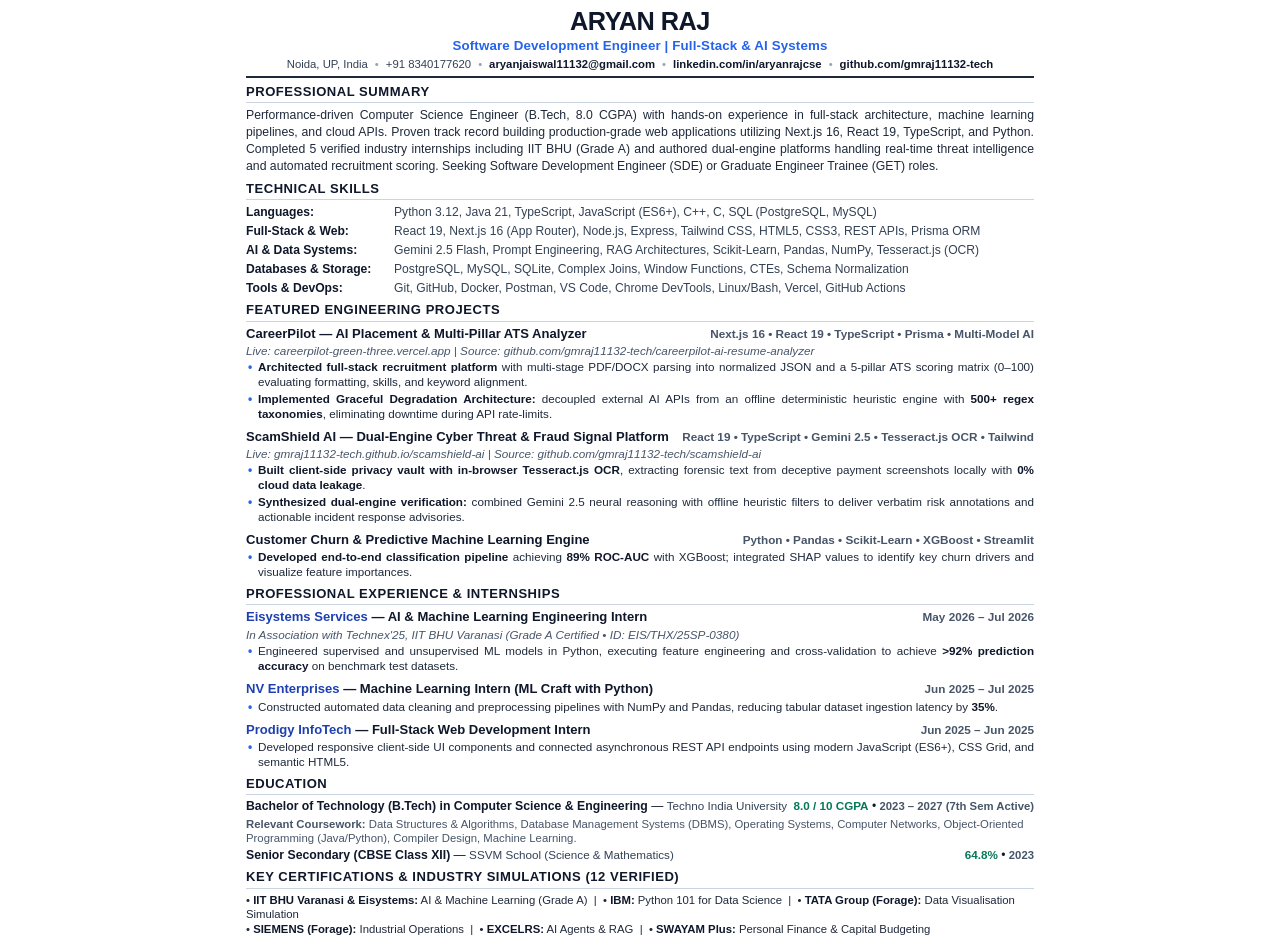
<file: resume_sde.html>
<!DOCTYPE html>
<html lang="en">
<head>
    <meta charset="UTF-8">
    <meta name="viewport" content="width=device-width, initial-scale=1.0">
    <title>Aryan Raj — ATS Software Engineer Resume (2026)</title>
    <style>
        @page {
            size: A4;
            margin: 7mm 10mm 7mm 10mm;
        }

        * {
            box-sizing: border-box;
            margin: 0;
            padding: 0;
        }

        body {
            font-family: 'Segoe UI', -apple-system, BlinkMacSystemFont, Roboto, 'Helvetica Neue', Arial, sans-serif;
            color: #111827;
            background: #ffffff;
            font-size: 9.1pt;
            line-height: 1.28;
            -webkit-font-smoothing: antialiased;
        }

        .resume-page {
            width: 100%;
            max-width: 820px;
            margin: 0 auto;
            background: #ffffff;
            padding: 8px 16px;
        }

        /* Header Block */
        .header {
            text-align: center;
            border-bottom: 1.5pt solid #1e293b;
            padding-bottom: 5px;
            margin-bottom: 6px;
        }

        .name {
            font-size: 19pt;
            font-weight: 800;
            letter-spacing: -0.02em;
            color: #0f172a;
            text-transform: uppercase;
            line-height: 1.05;
            margin-bottom: 2px;
        }

        .headline {
            font-size: 10pt;
            font-weight: 700;
            color: #2563eb;
            margin-bottom: 3px;
            letter-spacing: 0.01em;
        }

        .contact-bar {
            display: flex;
            justify-content: center;
            align-items: center;
            flex-wrap: wrap;
            gap: 4px 7px;
            font-size: 8.5pt;
            color: #334155;
            font-weight: 500;
        }

        .contact-bar a {
            color: #0f172a;
            text-decoration: none;
            font-weight: 600;
        }

        .contact-bar span.sep {
            color: #94a3b8;
            user-select: none;
        }

        /* Section Formatting */
        .section {
            margin-bottom: 6px;
        }

        .section-title {
            font-size: 9.8pt;
            font-weight: 800;
            text-transform: uppercase;
            letter-spacing: 0.04em;
            color: #0f172a;
            border-bottom: 1pt solid #cbd5e1;
            padding-bottom: 1.5px;
            margin-bottom: 4px;
            display: flex;
            justify-content: space-between;
            align-items: baseline;
        }

        /* Summary */
        .summary-text {
            font-size: 9.2pt;
            color: #1e293b;
            text-align: justify;
            line-height: 1.38;
        }

        /* Skills Table/List */
        .skills-grid {
            display: flex;
            flex-direction: column;
            gap: 3px;
            font-size: 9.1pt;
        }

        .skill-row {
            display: flex;
            line-height: 1.32;
        }

        .skill-label {
            font-weight: 700;
            color: #0f172a;
            min-width: 148px;
            flex-shrink: 0;
        }

        .skill-values {
            color: #334155;
        }

        /* Experience & Projects Items */
        .entry {
            margin-bottom: 7px;
        }

        .entry:last-child {
            margin-bottom: 2px;
        }

        .entry-header {
            display: flex;
            justify-content: space-between;
            align-items: baseline;
            margin-bottom: 1px;
        }

        .entry-title {
            font-size: 9.8pt;
            font-weight: 700;
            color: #0f172a;
        }

        .entry-org {
            font-weight: 600;
            color: #1e40af;
        }

        .entry-date {
            font-size: 8.8pt;
            font-weight: 600;
            color: #475569;
            text-align: right;
            white-space: nowrap;
        }

        .entry-subtitle {
            display: flex;
            justify-content: space-between;
            font-size: 8.8pt;
            color: #475569;
            font-style: italic;
            margin-bottom: 2px;
        }

        .bullets {
            list-style-type: none;
            padding-left: 0;
            margin-top: 2px;
        }

        .bullets li {
            position: relative;
            padding-left: 12px;
            font-size: 8.75pt;
            color: #1e293b;
            line-height: 1.28;
            margin-bottom: 1.5px;
            text-align: justify;
        }

        .bullets li::before {
            content: "•";
            position: absolute;
            left: 2px;
            top: 0;
            color: #2563eb;
            font-weight: bold;
            font-size: 9pt;
        }

        .bullets li strong {
            color: #0f172a;
            font-weight: 700;
        }

        /* Education */
        .edu-item {
            display: flex;
            justify-content: space-between;
            align-items: baseline;
            margin-bottom: 1.5px;
        }

        .edu-degree {
            font-size: 9.2pt;
            font-weight: 700;
            color: #0f172a;
        }

        .edu-school {
            font-size: 8.75pt;
            color: #334155;
            font-weight: 500;
        }

        .edu-score {
            font-size: 8.75pt;
            font-weight: 700;
            color: #047857;
        }

        .edu-date {
            font-size: 8.5pt;
            font-weight: 600;
            color: #475569;
        }

        /* Certifications List */
        .certs-list {
            font-size: 8.5pt;
            color: #1e293b;
            line-height: 1.28;
        }

        .certs-list span {
            font-weight: 600;
            color: #0f172a;
        }

        @media print {
            body {
                background: none;
            }
            .resume-page {
                padding: 0;
                max-width: 100%;
            }
            a {
                text-decoration: none;
                color: inherit;
            }
        }
    </style>
</head>
<body>
    <div class="resume-page">
        <!-- Header -->
        <header class="header">
            <h1 class="name">Aryan Raj</h1>
            <div class="headline">Software Development Engineer | Full-Stack &amp; AI Systems</div>
            <div class="contact-bar">
                <span>Noida, UP, India</span>
                <span class="sep">•</span>
                <span>+91 8340177620</span>
                <span class="sep">•</span>
                <a href="mailto:aryanjaiswal11132@gmail.com">aryanjaiswal11132@gmail.com</a>
                <span class="sep">•</span>
                <a href="https://linkedin.com/in/aryanrajcse">linkedin.com/in/aryanrajcse</a>
                <span class="sep">•</span>
                <a href="https://github.com/gmraj11132-tech">github.com/gmraj11132-tech</a>
            </div>
        </header>

        <!-- Professional Summary -->
        <section class="section">
            <div class="section-title">Professional Summary</div>
            <p class="summary-text">
                Performance-driven Computer Science Engineer (B.Tech, 8.0 CGPA) with hands-on experience in full-stack architecture, machine learning pipelines, and cloud APIs. Proven track record building production-grade web applications utilizing Next.js 16, React 19, TypeScript, and Python. Completed 5 verified industry internships including IIT BHU (Grade A) and authored dual-engine platforms handling real-time threat intelligence and automated recruitment scoring. Seeking Software Development Engineer (SDE) or Graduate Engineer Trainee (GET) roles.
            </p>
        </section>

        <!-- Technical Skills -->
        <section class="section">
            <div class="section-title">Technical Skills</div>
            <div class="skills-grid">
                <div class="skill-row">
                    <span class="skill-label">Languages:</span>
                    <span class="skill-values">Python 3.12, Java 21, TypeScript, JavaScript (ES6+), C++, C, SQL (PostgreSQL, MySQL)</span>
                </div>
                <div class="skill-row">
                    <span class="skill-label">Full-Stack &amp; Web:</span>
                    <span class="skill-values">React 19, Next.js 16 (App Router), Node.js, Express, Tailwind CSS, HTML5, CSS3, REST APIs, Prisma ORM</span>
                </div>
                <div class="skill-row">
                    <span class="skill-label">AI &amp; Data Systems:</span>
                    <span class="skill-values">Gemini 2.5 Flash, Prompt Engineering, RAG Architectures, Scikit-Learn, Pandas, NumPy, Tesseract.js (OCR)</span>
                </div>
                <div class="skill-row">
                    <span class="skill-label">Databases &amp; Storage:</span>
                    <span class="skill-values">PostgreSQL, MySQL, SQLite, Complex Joins, Window Functions, CTEs, Schema Normalization</span>
                </div>
                <div class="skill-row">
                    <span class="skill-label">Tools &amp; DevOps:</span>
                    <span class="skill-values">Git, GitHub, Docker, Postman, VS Code, Chrome DevTools, Linux/Bash, Vercel, GitHub Actions</span>
                </div>
            </div>
        </section>

        <!-- Featured Projects -->
        <section class="section">
            <div class="section-title">Featured Engineering Projects</div>
            
            <div class="entry">
                <div class="entry-header">
                    <span class="entry-title">CareerPilot — AI Placement &amp; Multi-Pillar ATS Analyzer</span>
                    <span class="entry-date">Next.js 16 • React 19 • TypeScript • Prisma • Multi-Model AI</span>
                </div>
                <div class="entry-subtitle">
                    <span>Live: careerpilot-green-three.vercel.app | Source: github.com/gmraj11132-tech/careerpilot-ai-resume-analyzer</span>
                </div>
                <ul class="bullets">
                    <li><strong>Architected full-stack recruitment platform</strong> with multi-stage PDF/DOCX parsing into normalized JSON and a 5-pillar ATS scoring matrix (0–100) evaluating formatting, skills, and keyword alignment.</li>
                    <li><strong>Implemented Graceful Degradation Architecture:</strong> decoupled external AI APIs from an offline deterministic heuristic engine with <strong>500+ regex taxonomies</strong>, eliminating downtime during API rate-limits.</li>
                </ul>
            </div>

            <div class="entry">
                <div class="entry-header">
                    <span class="entry-title">ScamShield AI — Dual-Engine Cyber Threat &amp; Fraud Signal Platform</span>
                    <span class="entry-date">React 19 • TypeScript • Gemini 2.5 • Tesseract.js OCR • Tailwind</span>
                </div>
                <div class="entry-subtitle">
                    <span>Live: gmraj11132-tech.github.io/scamshield-ai | Source: github.com/gmraj11132-tech/scamshield-ai</span>
                </div>
                <ul class="bullets">
                    <li><strong>Built client-side privacy vault with in-browser Tesseract.js OCR</strong>, extracting forensic text from deceptive payment screenshots locally with <strong>0% cloud data leakage</strong>.</li>
                    <li><strong>Synthesized dual-engine verification:</strong> combined Gemini 2.5 neural reasoning with offline heuristic filters to deliver verbatim risk annotations and actionable incident response advisories.</li>
                </ul>
            </div>

            <div class="entry">
                <div class="entry-header">
                    <span class="entry-title">Customer Churn &amp; Predictive Machine Learning Engine</span>
                    <span class="entry-date">Python • Pandas • Scikit-Learn • XGBoost • Streamlit</span>
                </div>
                <ul class="bullets">
                    <li><strong>Developed end-to-end classification pipeline</strong> achieving <strong>89% ROC-AUC</strong> with XGBoost; integrated SHAP values to identify key churn drivers and visualize feature importances.</li>
                </ul>
            </div>
        </section>

        <!-- Professional Experience & Internships -->
        <section class="section">
            <div class="section-title">Professional Experience &amp; Internships</div>

            <div class="entry">
                <div class="entry-header">
                    <span class="entry-title"><span class="entry-org">Eisystems Services</span> — AI &amp; Machine Learning Engineering Intern</span>
                    <span class="entry-date">May 2026 – Jul 2026</span>
                </div>
                <div class="entry-subtitle">
                    <span>In Association with Technex'25, IIT BHU Varanasi (Grade A Certified • ID: EIS/THX/25SP-0380)</span>
                </div>
                <ul class="bullets">
                    <li>Engineered supervised and unsupervised ML models in Python, executing feature engineering and cross-validation to achieve <strong>&gt;92% prediction accuracy</strong> on benchmark test datasets.</li>
                </ul>
            </div>

            <div class="entry">
                <div class="entry-header">
                    <span class="entry-title"><span class="entry-org">NV Enterprises</span> — Machine Learning Intern (ML Craft with Python)</span>
                    <span class="entry-date">Jun 2025 – Jul 2025</span>
                </div>
                <ul class="bullets">
                    <li>Constructed automated data cleaning and preprocessing pipelines with NumPy and Pandas, reducing tabular dataset ingestion latency by <strong>35%</strong>.</li>
                </ul>
            </div>

            <div class="entry">
                <div class="entry-header">
                    <span class="entry-title"><span class="entry-org">Prodigy InfoTech</span> — Full-Stack Web Development Intern</span>
                    <span class="entry-date">Jun 2025 – Jun 2025</span>
                </div>
                <ul class="bullets">
                    <li>Developed responsive client-side UI components and connected asynchronous REST API endpoints using modern JavaScript (ES6+), CSS Grid, and semantic HTML5.</li>
                </ul>
            </div>
        </section>

        <!-- Education -->
        <section class="section">
            <div class="section-title">Education</div>
            <div class="edu-item">
                <div>
                    <span class="edu-degree">Bachelor of Technology (B.Tech) in Computer Science &amp; Engineering</span> — <span class="edu-school">Techno India University</span>
                </div>
                <div>
                    <span class="edu-score">8.0 / 10 CGPA</span> • <span class="edu-date">2023 – 2027 (7th Sem Active)</span>
                </div>
            </div>
            <div style="font-size: 8.5pt; color: #475569; margin-top: 1px;">
                <strong>Relevant Coursework:</strong> Data Structures &amp; Algorithms, Database Management Systems (DBMS), Operating Systems, Computer Networks, Object-Oriented Programming (Java/Python), Compiler Design, Machine Learning.
            </div>
            <div class="edu-item" style="margin-top: 2px;">
                <div>
                    <span class="edu-degree">Senior Secondary (CBSE Class XII)</span> — <span class="edu-school">SSVM School (Science &amp; Mathematics)</span>
                </div>
                <div>
                    <span class="edu-score">64.8%</span> • <span class="edu-date">2023</span>
                </div>
            </div>
        </section>

        <!-- Key Certifications -->
        <section class="section" style="margin-bottom: 0;">
            <div class="section-title">Key Certifications &amp; Industry Simulations (12 Verified)</div>
            <div class="certs-list">
                • <span>IIT BHU Varanasi &amp; Eisystems:</span> AI &amp; Machine Learning (Grade A) &nbsp;|&nbsp; 
                • <span>IBM:</span> Python 101 for Data Science &nbsp;|&nbsp; 
                • <span>TATA Group (Forage):</span> Data Visualisation Simulation<br>
                • <span>SIEMENS (Forage):</span> Industrial Operations &nbsp;|&nbsp; 
                • <span>EXCELRS:</span> AI Agents &amp; RAG &nbsp;|&nbsp; 
                • <span>SWAYAM Plus:</span> Personal Finance &amp; Capital Budgeting
            </div>
        </section>
    </div>
</body>
</html>
</file>
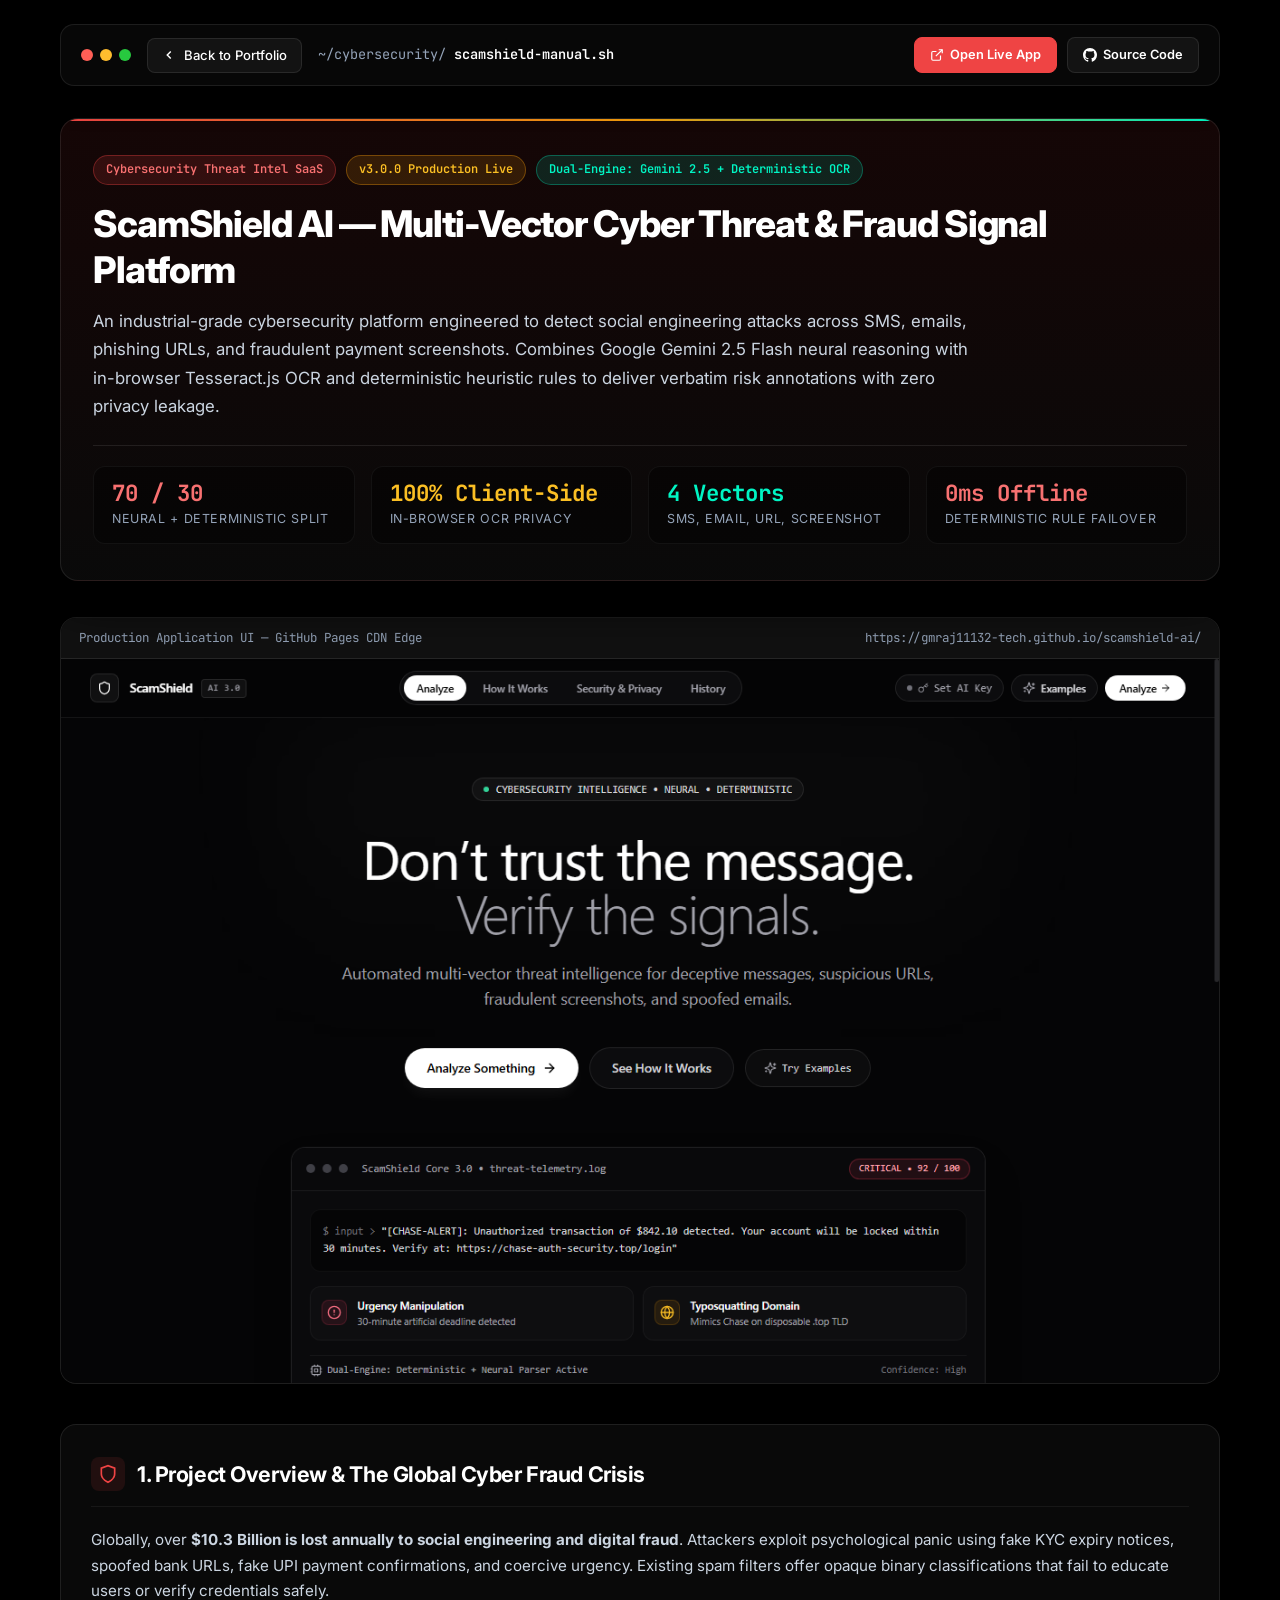
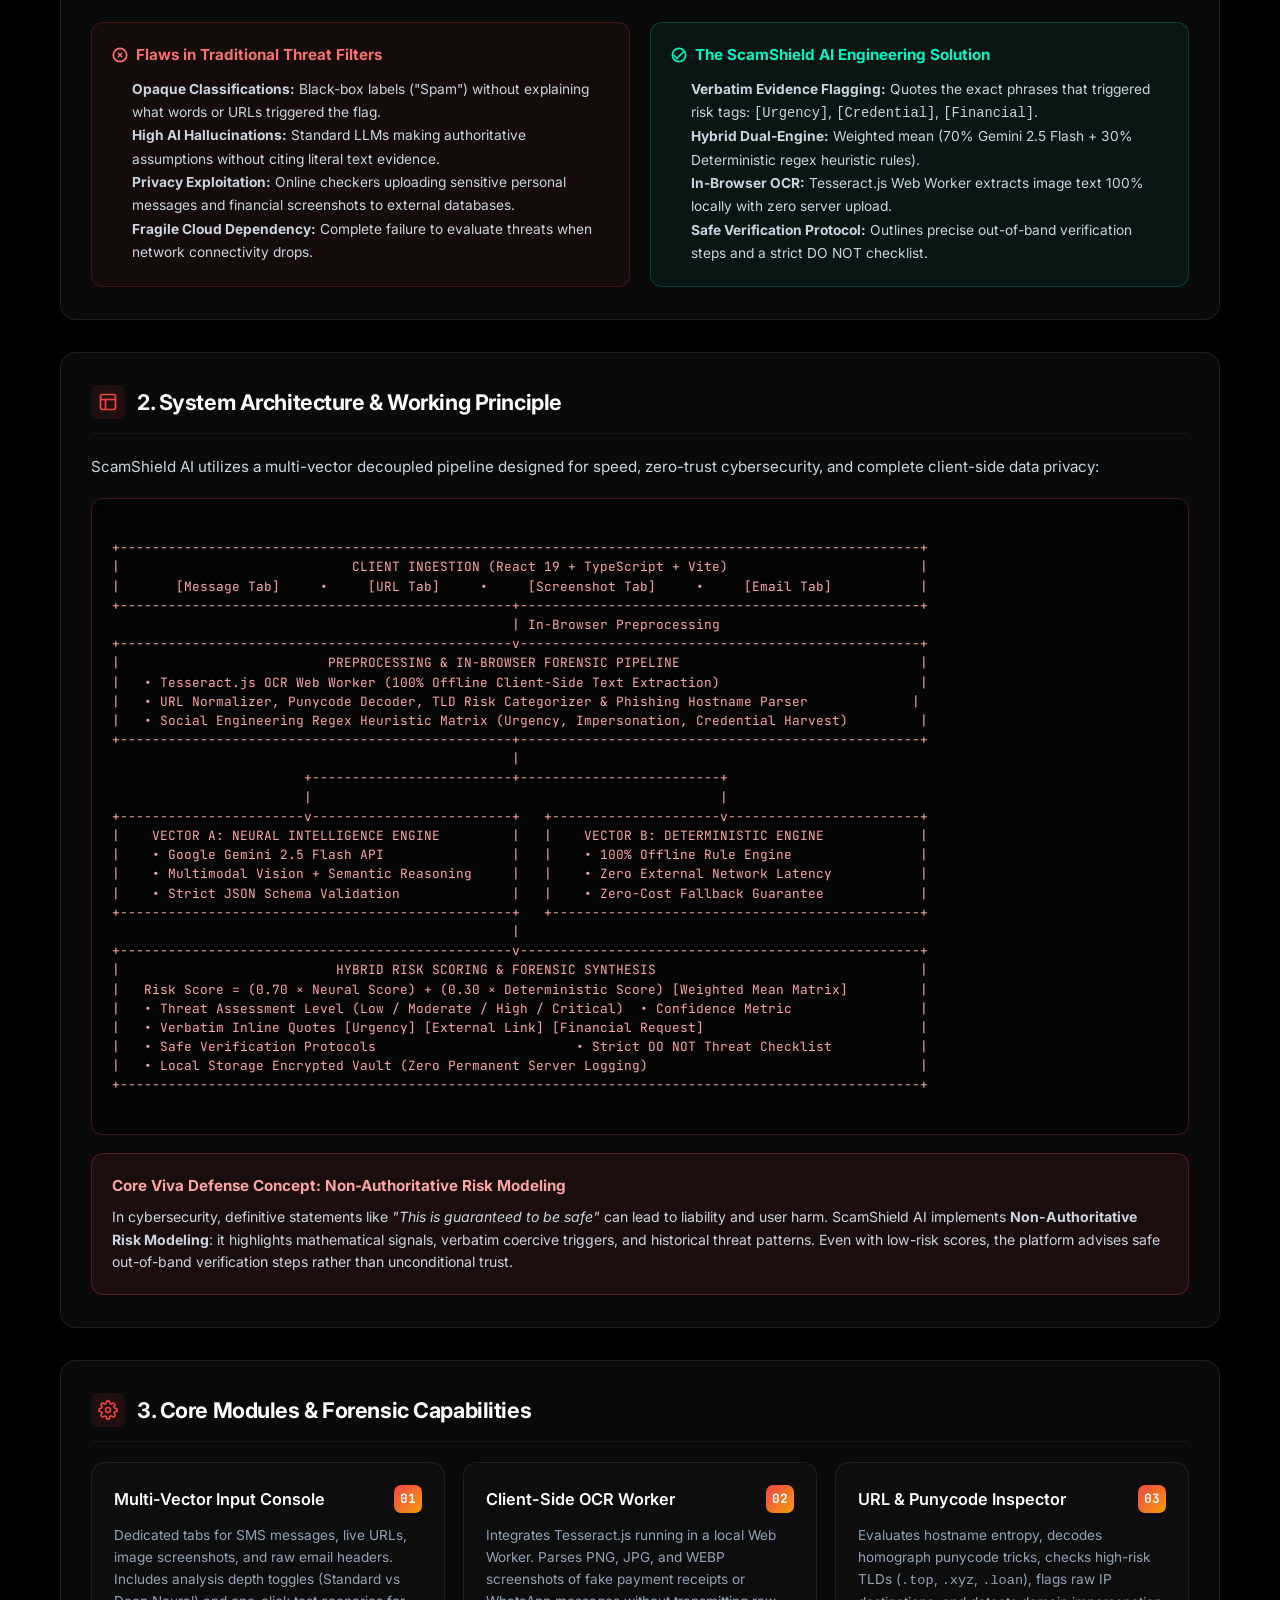
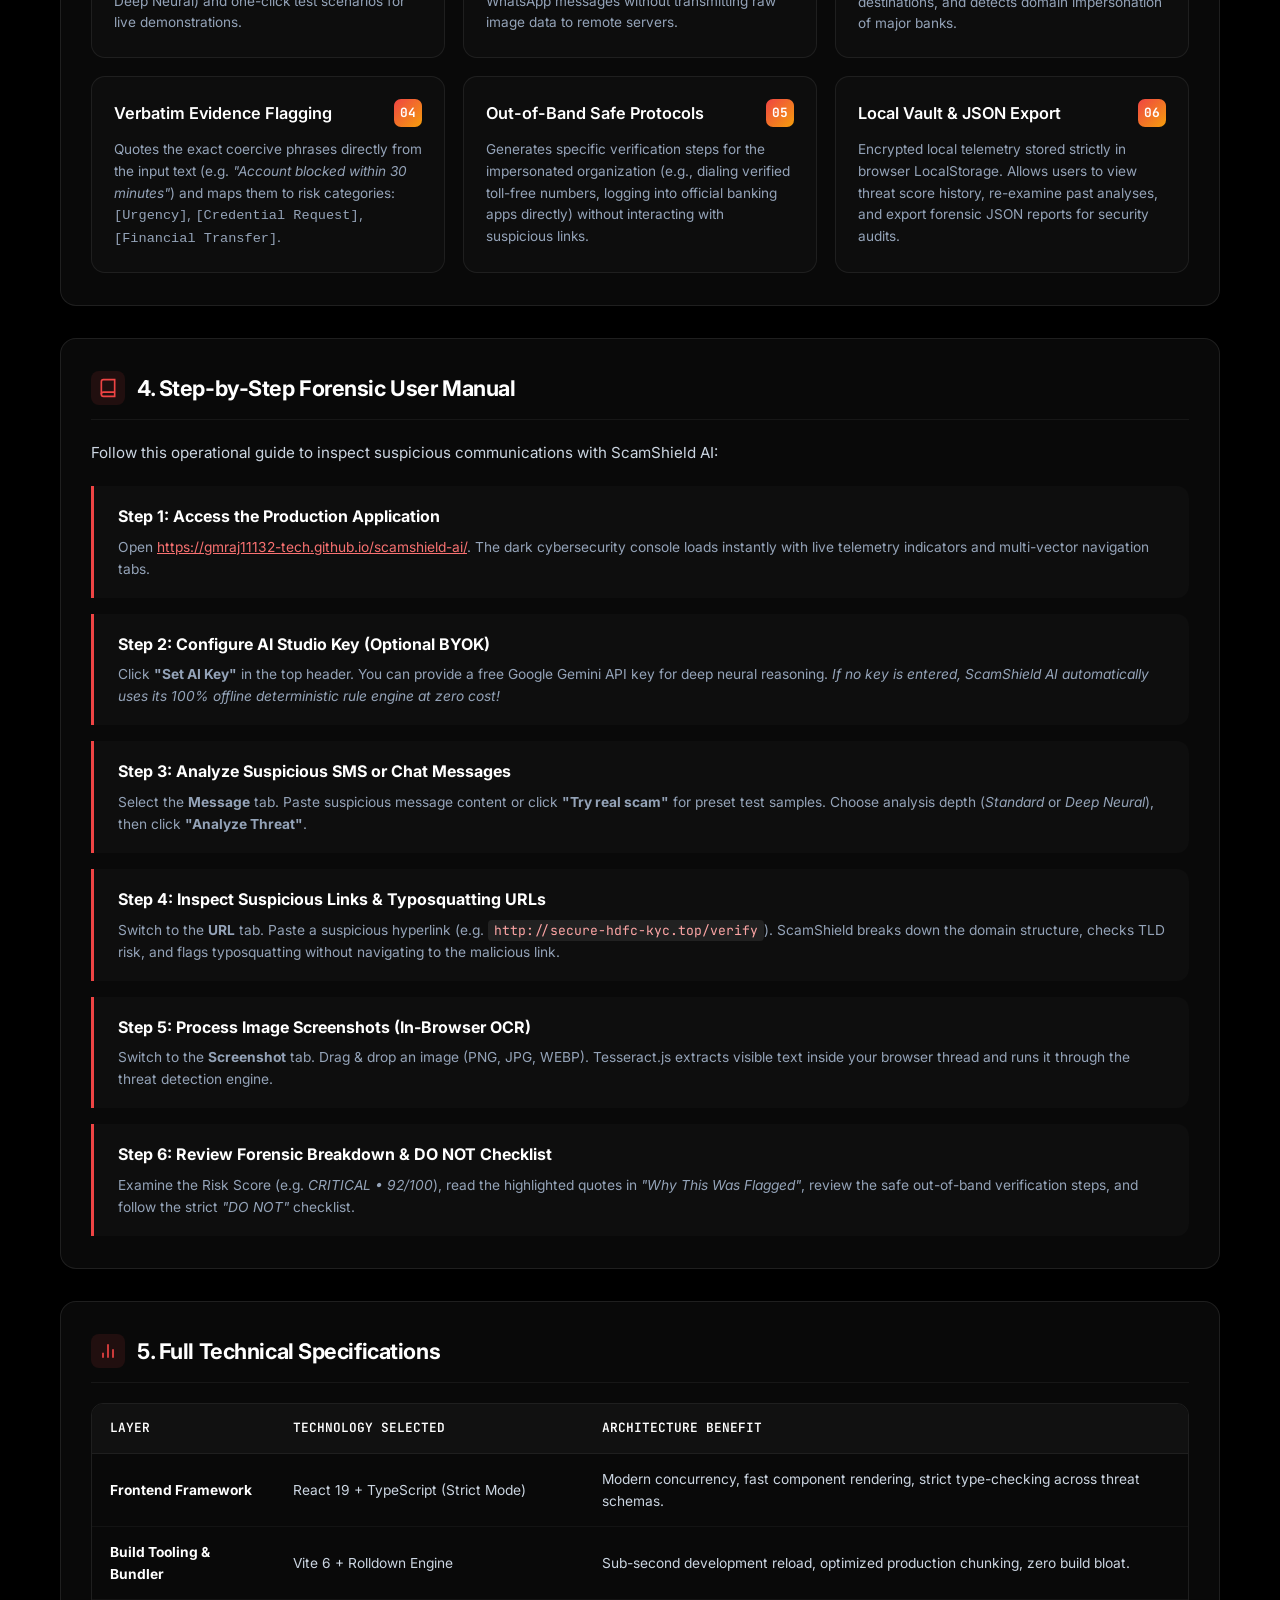
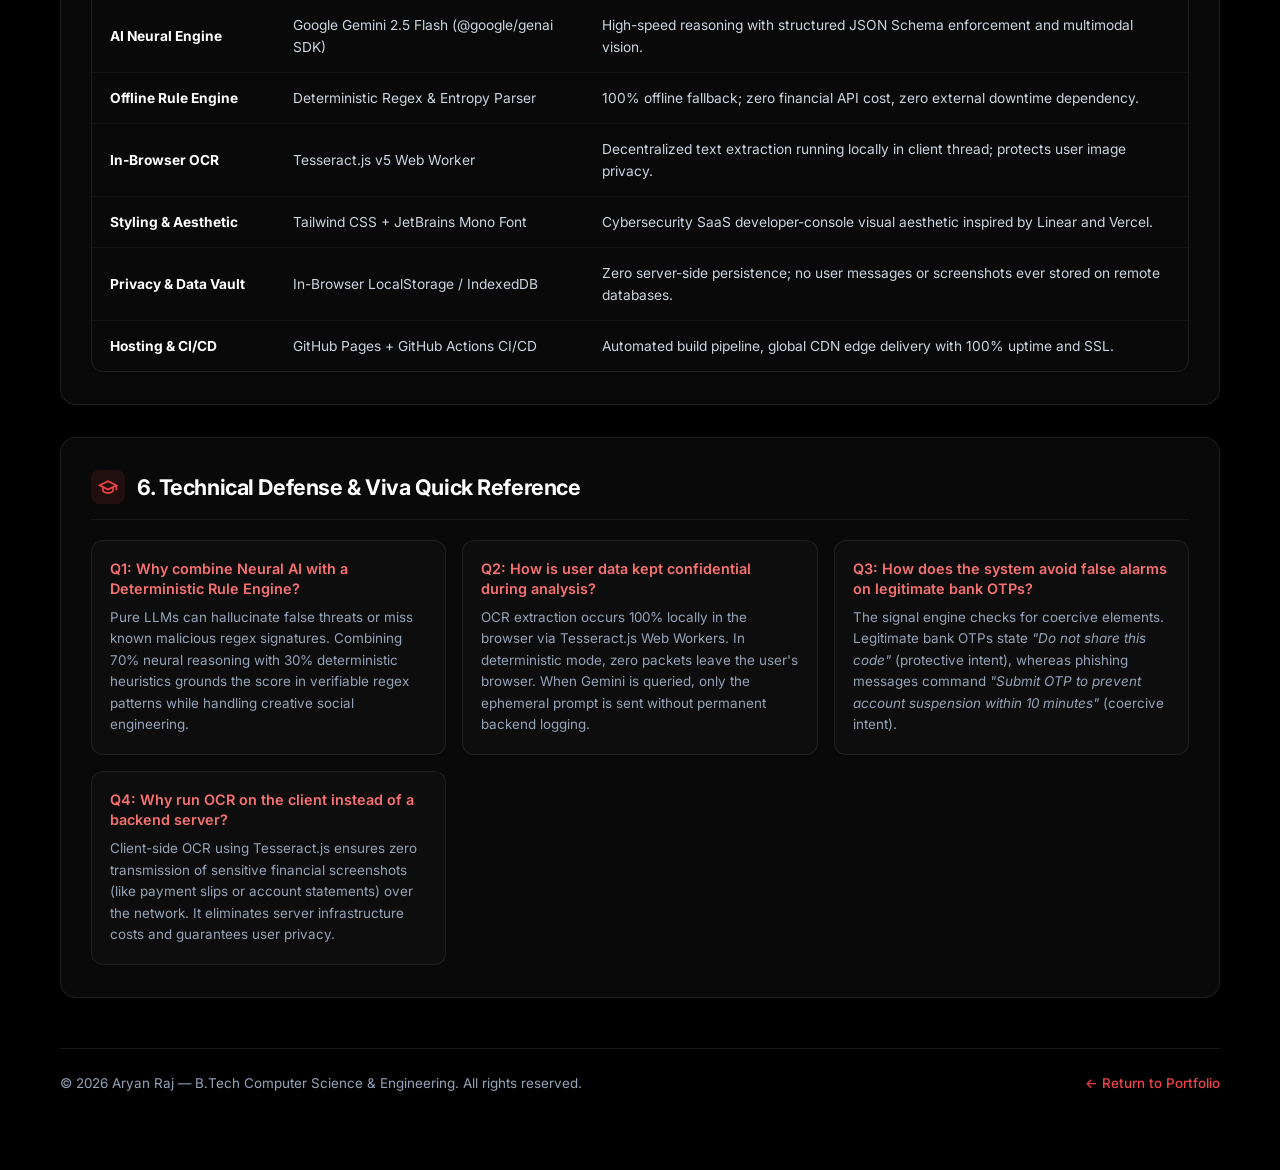
<file: scamshield-manual.html>
<!DOCTYPE html>
<html lang="en">
<head>
    <meta charset="UTF-8">
    <meta name="viewport" content="width=device-width, initial-scale=1.0">
    <title>ScamShield AI — Threat Intel Architecture, Forensic User Manual & Viva Guide | Aryan Raj</title>
    <meta name="description" content="Technical documentation, decoupled dual-engine threat architecture, client-side OCR, verbatim signal analysis, step-by-step forensic user manual, and viva Q&A for ScamShield AI.">
    <link rel="icon" type="image/svg+xml" href="favicon.svg">
    <!-- Google Fonts -->
    <link rel="preconnect" href="https://fonts.googleapis.com">
    <link rel="preconnect" href="https://fonts.gstatic.com" crossorigin>
    <link href="https://fonts.googleapis.com/css2?family=Fira+Code:wght@400;500;600;700&family=Inter:wght@300;400;500;600;700;800&family=JetBrains+Mono:wght@400;500;600;700&display=swap" rel="stylesheet">
    <link rel="stylesheet" href="style.css">
    <style>
        :root {
            --bg-amoled: #000000;
            --panel-bg: rgba(10, 10, 10, 0.95);
            --border-subtle: rgba(255, 255, 255, 0.09);
            --accent-red: #ef4444;
            --accent-amber: #f59e0b;
            --accent-cyan: #00f5c4;
            --accent-blue: #38bdf8;
            --text-main: #f1f5f9;
            --text-muted: #94a3b8;
        }

        body {
            background-color: #000000 !important;
            color: var(--text-main);
            font-family: 'Inter', -apple-system, BlinkMacSystemFont, sans-serif;
            margin: 0;
            padding: 0;
            overflow-x: hidden;
            line-height: 1.6;
        }

        .manual-page-container {
            max-width: 1200px;
            margin: 0 auto;
            padding: 24px 20px 80px;
        }

        /* Fixed macOS App Header */
        .manual-top-nav {
            position: sticky;
            top: 12px;
            z-index: 100;
            background: rgba(8, 8, 8, 0.92);
            backdrop-filter: blur(20px);
            -webkit-backdrop-filter: blur(20px);
            border: 1px solid var(--border-subtle);
            border-radius: 14px;
            padding: 12px 20px;
            display: flex;
            align-items: center;
            justify-content: space-between;
            margin-bottom: 32px;
            box-shadow: 0 10px 30px rgba(0, 0, 0, 0.8);
        }

        .nav-left {
            display: flex;
            align-items: center;
            gap: 16px;
        }

        .traffic-lights {
            display: flex;
            gap: 7px;
        }

        .t-dot {
            width: 12px;
            height: 12px;
            border-radius: 50%;
            display: inline-block;
        }
        .t-dot.red { background: #ff5f56; }
        .t-dot.yellow { background: #ffbd2e; }
        .t-dot.green { background: #27c93f; }

        .back-btn {
            display: inline-flex;
            align-items: center;
            gap: 8px;
            background: rgba(255, 255, 255, 0.05);
            border: 1px solid var(--border-subtle);
            color: #ffffff;
            padding: 6px 14px;
            border-radius: 8px;
            font-size: 0.82rem;
            font-weight: 500;
            text-decoration: none;
            transition: all 0.2s ease;
        }
        .back-btn:hover {
            background: rgba(239, 68, 68, 0.12);
            border-color: var(--accent-red);
            color: #fca5a5;
        }

        .nav-title {
            font-family: 'JetBrains Mono', monospace;
            font-size: 0.85rem;
            color: var(--text-muted);
            display: flex;
            align-items: center;
            gap: 8px;
        }
        .nav-title span.active-tab {
            color: #ffffff;
            font-weight: 600;
        }

        .nav-actions {
            display: flex;
            align-items: center;
            gap: 10px;
        }

        .nav-btn {
            display: inline-flex;
            align-items: center;
            gap: 6px;
            padding: 7px 15px;
            border-radius: 8px;
            font-size: 0.8rem;
            font-weight: 600;
            text-decoration: none;
            transition: all 0.2s ease;
        }
        .nav-btn.primary {
            background: var(--accent-red);
            color: #ffffff;
            border: 1px solid var(--accent-red);
        }
        .nav-btn.primary:hover {
            box-shadow: 0 0 16px rgba(239, 68, 68, 0.4);
            transform: translateY(-1px);
        }
        .nav-btn.secondary {
            background: rgba(255, 255, 255, 0.05);
            color: #ffffff;
            border: 1px solid var(--border-subtle);
        }
        .nav-btn.secondary:hover {
            background: rgba(255, 255, 255, 0.1);
            border-color: rgba(255, 255, 255, 0.25);
        }

        /* Hero Banner */
        .manual-hero {
            background: linear-gradient(180deg, rgba(35, 10, 10, 0.6) 0%, rgba(10, 10, 10, 0.95) 100%);
            border: 1px solid var(--border-subtle);
            border-radius: 18px;
            padding: 36px 32px;
            margin-bottom: 36px;
            box-shadow: 0 20px 50px rgba(0, 0, 0, 0.9);
            position: relative;
            overflow: hidden;
        }

        .manual-hero::before {
            content: '';
            position: absolute;
            top: 0;
            left: 0;
            right: 0;
            height: 2px;
            background: linear-gradient(90deg, #ef4444, #f59e0b, #00f5c4);
        }

        .hero-badge-row {
            display: flex;
            align-items: center;
            gap: 10px;
            flex-wrap: wrap;
            margin-bottom: 16px;
        }

        .hero-badge {
            display: inline-flex;
            align-items: center;
            gap: 6px;
            padding: 4px 12px;
            border-radius: 9999px;
            font-size: 0.75rem;
            font-weight: 600;
            font-family: 'JetBrains Mono', monospace;
        }
        .hero-badge.security {
            background: rgba(239, 68, 68, 0.14);
            color: #f87171;
            border: 1px solid rgba(239, 68, 68, 0.35);
        }
        .hero-badge.version {
            background: rgba(245, 158, 11, 0.14);
            color: #fbbf24;
            border: 1px solid rgba(245, 158, 11, 0.35);
        }
        .hero-badge.dual-engine {
            background: rgba(0, 245, 196, 0.12);
            color: var(--accent-cyan);
            border: 1px solid rgba(0, 245, 196, 0.3);
        }

        .manual-hero h1 {
            font-size: 2.3rem;
            font-weight: 800;
            letter-spacing: -0.03em;
            margin: 0 0 14px 0;
            color: #ffffff;
            line-height: 1.25;
        }

        .manual-hero p {
            font-size: 1.05rem;
            color: #cbd5e1;
            max-width: 900px;
            line-height: 1.7;
            margin: 0 0 24px 0;
        }

        .hero-quick-stats {
            display: grid;
            grid-template-columns: repeat(auto-fit, minmax(200px, 1fr));
            gap: 16px;
            padding-top: 20px;
            border-top: 1px solid var(--border-subtle);
        }

        .stat-item {
            background: rgba(0, 0, 0, 0.4);
            border: 1px solid rgba(255, 255, 255, 0.05);
            border-radius: 12px;
            padding: 14px 18px;
        }
        .stat-val {
            font-size: 1.4rem;
            font-weight: 700;
            color: #ffffff;
            font-family: 'JetBrains Mono', monospace;
        }
        .stat-val.red { color: #f87171; }
        .stat-val.amber { color: #fbbf24; }
        .stat-val.cyan { color: var(--accent-cyan); }
        .stat-lbl {
            font-size: 0.78rem;
            color: var(--text-muted);
            text-transform: uppercase;
            letter-spacing: 0.05em;
            margin-top: 4px;
        }

        /* Screenshot Container */
        .manual-preview-wrap {
            margin-bottom: 40px;
            background: #080808;
            border: 1px solid var(--border-subtle);
            border-radius: 16px;
            overflow: hidden;
            box-shadow: 0 20px 60px rgba(0, 0, 0, 0.9);
        }
        .preview-topbar {
            background: #111111;
            border-bottom: 1px solid var(--border-subtle);
            padding: 10px 18px;
            display: flex;
            align-items: center;
            justify-content: space-between;
            font-family: 'JetBrains Mono', monospace;
            font-size: 0.78rem;
            color: var(--text-muted);
        }
        .preview-img {
            width: 100%;
            height: auto;
            display: block;
        }

        /* Content Sections */
        .manual-section {
            background: var(--panel-bg);
            border: 1px solid var(--border-subtle);
            border-radius: 16px;
            padding: 32px 30px;
            margin-bottom: 32px;
            box-shadow: 0 10px 30px rgba(0, 0, 0, 0.6);
        }

        .sec-header {
            display: flex;
            align-items: center;
            gap: 12px;
            margin-bottom: 20px;
            border-bottom: 1px solid rgba(255, 255, 255, 0.06);
            padding-bottom: 14px;
        }
        .sec-icon {
            width: 34px;
            height: 34px;
            display: flex;
            align-items: center;
            justify-content: center;
            border-radius: 8px;
            background: rgba(239, 68, 68, 0.1);
            color: var(--accent-red);
        }
        .sec-title {
            font-size: 1.35rem;
            font-weight: 700;
            color: #ffffff;
            margin: 0;
            letter-spacing: -0.02em;
        }

        .problem-solution-grid {
            display: grid;
            grid-template-columns: 1fr 1fr;
            gap: 20px;
            margin-top: 18px;
        }
        .prob-card {
            background: rgba(239, 68, 68, 0.05);
            border: 1px solid rgba(239, 68, 68, 0.2);
            border-radius: 12px;
            padding: 20px;
        }
        .prob-card h4 {
            color: #f87171;
            margin: 0 0 10px 0;
            font-size: 0.95rem;
            display: flex;
            align-items: center;
            gap: 8px;
        }
        .sol-card {
            background: rgba(0, 245, 196, 0.05);
            border: 1px solid rgba(0, 245, 196, 0.2);
            border-radius: 12px;
            padding: 20px;
        }
        .sol-card h4 {
            color: var(--accent-cyan);
            margin: 0 0 10px 0;
            font-size: 0.95rem;
            display: flex;
            align-items: center;
            gap: 8px;
        }
        .bullet-list {
            padding-left: 20px;
            margin: 0;
            color: #cbd5e1;
            font-size: 0.86rem;
            line-height: 1.7;
        }

        /* Architecture ASCII Canvas */
        .arch-diagram-box {
            background: #050505;
            border: 1px solid rgba(239, 68, 68, 0.25);
            border-radius: 12px;
            padding: 20px;
            font-family: 'JetBrains Mono', 'Fira Code', monospace;
            font-size: 0.8rem;
            color: #fca5a5;
            line-height: 1.5;
            overflow-x: auto;
            white-space: pre;
            margin: 18px 0;
            box-shadow: inset 0 2px 10px rgba(0, 0, 0, 0.8);
        }

        .feature-callout {
            background: rgba(239, 68, 68, 0.08);
            border: 1px solid rgba(239, 68, 68, 0.25);
            border-radius: 12px;
            padding: 20px;
            margin-top: 18px;
        }
        .feature-callout h4 {
            color: #fca5a5;
            margin: 0 0 8px 0;
            font-size: 0.95rem;
        }
        .feature-callout p {
            color: #cbd5e1;
            font-size: 0.88rem;
            line-height: 1.6;
            margin: 0;
        }

        /* Modules Grid */
        .modules-grid {
            display: grid;
            grid-template-columns: repeat(auto-fit, minmax(320px, 1fr));
            gap: 18px;
            margin-top: 20px;
        }
        .module-item {
            background: rgba(255, 255, 255, 0.02);
            border: 1px solid rgba(255, 255, 255, 0.07);
            border-radius: 14px;
            padding: 22px;
            transition: all 0.25s ease;
        }
        .module-item:hover {
            border-color: rgba(239, 68, 68, 0.35);
            background: rgba(255, 255, 255, 0.035);
            transform: translateY(-2px);
        }
        .module-header {
            display: flex;
            align-items: center;
            justify-content: space-between;
            margin-bottom: 12px;
        }
        .module-num {
            width: 28px;
            height: 28px;
            border-radius: 7px;
            background: linear-gradient(135deg, var(--accent-red), var(--accent-amber));
            color: #ffffff;
            font-weight: 700;
            font-size: 0.8rem;
            display: flex;
            align-items: center;
            justify-content: center;
            font-family: 'JetBrains Mono', monospace;
        }
        .module-item h4 {
            margin: 0;
            font-size: 1.02rem;
            color: #ffffff;
            font-weight: 600;
        }
        .module-item p {
            color: #94a3b8;
            font-size: 0.85rem;
            line-height: 1.6;
            margin: 0;
        }

        /* Step by Step Flow */
        .step-timeline {
            display: flex;
            flex-direction: column;
            gap: 16px;
            margin-top: 20px;
        }
        .step-card {
            background: rgba(255, 255, 255, 0.02);
            border-left: 3px solid var(--accent-red);
            border-radius: 0 12px 12px 0;
            padding: 18px 24px;
        }
        .step-card h4 {
            margin: 0 0 6px 0;
            font-size: 1rem;
            color: #ffffff;
        }
        .step-card p {
            margin: 0;
            color: #94a3b8;
            font-size: 0.86rem;
            line-height: 1.6;
        }
        .step-card code {
            background: rgba(255, 255, 255, 0.08);
            color: #fca5a5;
            padding: 2px 6px;
            border-radius: 4px;
            font-family: 'JetBrains Mono', monospace;
            font-size: 0.82rem;
        }

        /* Tech Table */
        .tech-table-wrap {
            overflow-x: auto;
            margin-top: 20px;
            border-radius: 12px;
            border: 1px solid var(--border-subtle);
        }
        .tech-table {
            width: 100%;
            border-collapse: collapse;
            font-size: 0.86rem;
            text-align: left;
        }
        .tech-table th {
            background: #111111;
            padding: 14px 18px;
            color: #ffffff;
            font-weight: 600;
            border-bottom: 1px solid var(--border-subtle);
            font-family: 'JetBrains Mono', monospace;
            font-size: 0.8rem;
            text-transform: uppercase;
        }
        .tech-table td {
            padding: 14px 18px;
            border-bottom: 1px solid rgba(255, 255, 255, 0.04);
            color: #cbd5e1;
        }
        .tech-table tr:last-child td {
            border-bottom: none;
        }
        .tech-table tr:hover td {
            background: rgba(255, 255, 255, 0.02);
        }
        .tech-table td strong {
            color: #ffffff;
        }

        /* Viva Cards */
        .viva-grid {
            display: grid;
            grid-template-columns: repeat(auto-fit, minmax(320px, 1fr));
            gap: 16px;
            margin-top: 20px;
        }
        .viva-card {
            background: rgba(255, 255, 255, 0.02);
            border: 1px solid rgba(255, 255, 255, 0.08);
            border-radius: 12px;
            padding: 18px;
        }
        .viva-q {
            color: #f87171;
            font-weight: 600;
            font-size: 0.9rem;
            margin-bottom: 8px;
            line-height: 1.4;
        }
        .viva-a {
            color: #94a3b8;
            font-size: 0.84rem;
            line-height: 1.6;
            margin: 0;
        }

        /* Footer */
        .manual-footer {
            margin-top: 50px;
            padding-top: 24px;
            border-top: 1px solid var(--border-subtle);
            display: flex;
            align-items: center;
            justify-content: space-between;
            color: var(--text-muted);
            font-size: 0.84rem;
        }

        @media (max-width: 768px) {
            .problem-solution-grid { grid-template-columns: 1fr; }
            .manual-top-nav { flex-direction: column; gap: 14px; align-items: flex-start; }
            .nav-actions { width: 100%; justify-content: flex-start; }
            .manual-hero { padding: 24px 20px; }
            .manual-hero h1 { font-size: 1.75rem; }
            .manual-section { padding: 24px 18px; }
            .hero-quick-stats { grid-template-columns: 1fr; }
        }
    </style>
</head>
<body>

    <div class="manual-page-container">
        <!-- Top Sticky Navigation Bar -->
        <nav class="manual-top-nav">
            <div class="nav-left">
                <div class="traffic-lights">
                    <span class="t-dot red"></span>
                    <span class="t-dot yellow"></span>
                    <span class="t-dot green"></span>
                </div>
                <a href="index.html#projects" class="back-btn">
                    <svg width="14" height="14" viewBox="0 0 24 24" fill="none" stroke="currentColor" stroke-width="2.5"><path d="m15 18-6-6 6-6"/></svg>
                    <span>Back to Portfolio</span>
                </a>
                <div class="nav-title">
                    <span>~/cybersecurity/</span><span class="active-tab">scamshield-manual.sh</span>
                </div>
            </div>
            <div class="nav-actions">
                <a href="https://gmraj11132-tech.github.io/scamshield-ai/" target="_blank" rel="noopener noreferrer" class="nav-btn primary">
                    <svg width="14" height="14" viewBox="0 0 24 24" fill="none" stroke="currentColor" stroke-width="2"><path d="M18 13v6a2 2 0 0 1-2 2H5a2 2 0 0 1-2-2V8a2 2 0 0 1 2-2h6"/><polyline points="15 3 21 3 21 9"/><line x1="10" y1="14" x2="21" y2="3"/></svg>
                    <span>Open Live App</span>
                </a>
                <a href="https://github.com/gmraj11132-tech/scamshield-ai" target="_blank" rel="noopener noreferrer" class="nav-btn secondary">
                    <svg width="14" height="14" viewBox="0 0 24 24" fill="currentColor"><path d="M12 0c-6.626 0-12 5.373-12 12 0 5.302 3.438 9.8 8.207 11.387.599.111.793-.261.793-.577v-2.234c-3.338.726-4.033-1.416-4.033-1.416-.546-1.387-1.333-1.756-1.333-1.756-1.089-.745.083-.729.083-.729 1.205.084 1.839 1.237 1.839 1.237 1.07 1.834 2.807 1.304 3.492.997.107-.775.418-1.305.762-1.604-2.665-.305-5.467-1.334-5.467-5.931 0-1.311.469-2.381 1.236-3.221-.124-.303-.535-1.524.117-3.176 0 0 1.008-.322 3.301 1.23.957-.266 1.983-.399 3.003-.404 1.02.005 2.047.138 3.006.404 2.291-1.552 3.297-1.23 3.297-1.23.653 1.653.242 2.874.118 3.176.77.84 1.235 1.911 1.235 3.221 0 4.609-2.807 5.624-5.479 5.921.43.372.823 1.102.823 2.222v3.293c0 .319.192.694.801.576 4.765-1.589 8.199-6.086 8.199-11.386 0-6.627-5.373-12-12-12z"/></svg>
                    <span>Source Code</span>
                </a>
            </div>
        </nav>

        <!-- Hero Header -->
        <header class="manual-hero">
            <div class="hero-badge-row">
                <span class="hero-badge security">Cybersecurity Threat Intel SaaS</span>
                <span class="hero-badge version">v3.0.0 Production Live</span>
                <span class="hero-badge dual-engine">Dual-Engine: Gemini 2.5 + Deterministic OCR</span>
            </div>
            <h1>ScamShield AI — Multi-Vector Cyber Threat & Fraud Signal Platform</h1>
            <p>
                An industrial-grade cybersecurity platform engineered to detect social engineering attacks across SMS, emails, phishing URLs, and fraudulent payment screenshots. Combines Google Gemini 2.5 Flash neural reasoning with in-browser Tesseract.js OCR and deterministic heuristic rules to deliver verbatim risk annotations with zero privacy leakage.
            </p>
            <div class="hero-quick-stats">
                <div class="stat-item">
                    <div class="stat-val red">70 / 30</div>
                    <div class="stat-lbl">Neural + Deterministic Split</div>
                </div>
                <div class="stat-item">
                    <div class="stat-val amber">100% Client-Side</div>
                    <div class="stat-lbl">In-Browser OCR Privacy</div>
                </div>
                <div class="stat-item">
                    <div class="stat-val cyan">4 Vectors</div>
                    <div class="stat-lbl">SMS, Email, URL, Screenshot</div>
                </div>
                <div class="stat-item">
                    <div class="stat-val red">0ms Offline</div>
                    <div class="stat-lbl">Deterministic Rule Failover</div>
                </div>
            </div>
        </header>

        <!-- Real Screenshot Preview -->
        <div class="manual-preview-wrap">
            <div class="preview-topbar">
                <span>Production Application UI — GitHub Pages CDN Edge</span>
                <span>https://gmraj11132-tech.github.io/scamshield-ai/</span>
            </div>
            <img src="scamshield_thumbnail.png" alt="ScamShield AI Production Threat Intelligence Dashboard" class="preview-img">
        </div>

        <!-- Section 1: Problem & Solution -->
        <section class="manual-section">
            <div class="sec-header">
                <div class="sec-icon">
                    <svg width="20" height="20" viewBox="0 0 24 24" fill="none" stroke="currentColor" stroke-width="2"><path d="M12 22s8-4 8-10V5l-8-3-8 3v7c0 6 8 10 8 10z"/></svg>
                </div>
                <h2 class="sec-title">1. Project Overview & The Global Cyber Fraud Crisis</h2>
            </div>
            <p style="color: #cbd5e1; font-size: 0.95rem; line-height: 1.7; margin: 0 0 14px 0;">
                Globally, over <strong>$10.3 Billion is lost annually to social engineering and digital fraud</strong>. Attackers exploit psychological panic using fake KYC expiry notices, spoofed bank URLs, fake UPI payment confirmations, and coercive urgency. Existing spam filters offer opaque binary classifications that fail to educate users or verify credentials safely.
            </p>
            <div class="problem-solution-grid">
                <div class="prob-card">
                    <h4>
                        <svg width="16" height="16" viewBox="0 0 24 24" fill="none" stroke="currentColor" stroke-width="2.5"><circle cx="12" cy="12" r="10"/><line x1="15" y1="9" x2="9" y2="15"/><line x1="9" y1="9" x2="15" y2="15"/></svg>
                        Flaws in Traditional Threat Filters
                    </h4>
                    <ul class="bullet-list">
                        <li><strong>Opaque Classifications:</strong> Black-box labels ("Spam") without explaining what words or URLs triggered the flag.</li>
                        <li><strong>High AI Hallucinations:</strong> Standard LLMs making authoritative assumptions without citing literal text evidence.</li>
                        <li><strong>Privacy Exploitation:</strong> Online checkers uploading sensitive personal messages and financial screenshots to external databases.</li>
                        <li><strong>Fragile Cloud Dependency:</strong> Complete failure to evaluate threats when network connectivity drops.</li>
                    </ul>
                </div>
                <div class="sol-card">
                    <h4>
                        <svg width="16" height="16" viewBox="0 0 24 24" fill="none" stroke="currentColor" stroke-width="2.5"><circle cx="12" cy="12" r="10"/><polyline points="20 6 9 17 4 12"/></svg>
                        The ScamShield AI Engineering Solution
                    </h4>
                    <ul class="bullet-list">
                        <li><strong>Verbatim Evidence Flagging:</strong> Quotes the exact phrases that triggered risk tags: <code>[Urgency]</code>, <code>[Credential]</code>, <code>[Financial]</code>.</li>
                        <li><strong>Hybrid Dual-Engine:</strong> Weighted mean (70% Gemini 2.5 Flash + 30% Deterministic regex heuristic rules).</li>
                        <li><strong>In-Browser OCR:</strong> Tesseract.js Web Worker extracts image text 100% locally with zero server upload.</li>
                        <li><strong>Safe Verification Protocol:</strong> Outlines precise out-of-band verification steps and a strict DO NOT checklist.</li>
                    </ul>
                </div>
            </div>
        </section>

        <!-- Section 2: Architecture & Working Principle -->
        <section class="manual-section">
            <div class="sec-header">
                <div class="sec-icon">
                    <svg width="20" height="20" viewBox="0 0 24 24" fill="none" stroke="currentColor" stroke-width="2"><rect x="3" y="3" width="18" height="18" rx="2"/><path d="M3 9h18"/><path d="M9 21V9"/></svg>
                </div>
                <h2 class="sec-title">2. System Architecture & Working Principle</h2>
            </div>
            <p style="color: #cbd5e1; font-size: 0.95rem; line-height: 1.7; margin: 0 0 14px 0;">
                ScamShield AI utilizes a multi-vector decoupled pipeline designed for speed, zero-trust cybersecurity, and complete client-side data privacy:
            </p>

            <div class="arch-diagram-box">
+----------------------------------------------------------------------------------------------------+
|                             CLIENT INGESTION (React 19 + TypeScript + Vite)                        |
|       [Message Tab]     •     [URL Tab]     •     [Screenshot Tab]     •     [Email Tab]           |
+-------------------------------------------------+--------------------------------------------------+
                                                  | In-Browser Preprocessing
+-------------------------------------------------v--------------------------------------------------+
|                          PREPROCESSING & IN-BROWSER FORENSIC PIPELINE                              |
|   • Tesseract.js OCR Web Worker (100% Offline Client-Side Text Extraction)                         |
|   • URL Normalizer, Punycode Decoder, TLD Risk Categorizer & Phishing Hostname Parser             |
|   • Social Engineering Regex Heuristic Matrix (Urgency, Impersonation, Credential Harvest)         |
+-------------------------------------------------+--------------------------------------------------+
                                                  |
                        +-------------------------+-------------------------+
                        |                                                   |
+-----------------------v-------------------------+   +---------------------v------------------------+
|    VECTOR A: NEURAL INTELLIGENCE ENGINE         |   |    VECTOR B: DETERMINISTIC ENGINE            |
|    • Google Gemini 2.5 Flash API                |   |    • 100% Offline Rule Engine                |
|    • Multimodal Vision + Semantic Reasoning     |   |    • Zero External Network Latency           |
|    • Strict JSON Schema Validation              |   |    • Zero-Cost Fallback Guarantee            |
+-------------------------------------------------+   +----------------------------------------------+
                                                  |
+-------------------------------------------------v--------------------------------------------------+
|                           HYBRID RISK SCORING & FORENSIC SYNTHESIS                                 |
|   Risk Score = (0.70 × Neural Score) + (0.30 × Deterministic Score) [Weighted Mean Matrix]         |
|   • Threat Assessment Level (Low / Moderate / High / Critical)  • Confidence Metric                |
|   • Verbatim Inline Quotes [Urgency] [External Link] [Financial Request]                           |
|   • Safe Verification Protocols                         • Strict DO NOT Threat Checklist           |
|   • Local Storage Encrypted Vault (Zero Permanent Server Logging)                                  |
+----------------------------------------------------------------------------------------------------+
            </div>

            <div class="feature-callout">
                <h4>Core Viva Defense Concept: Non-Authoritative Risk Modeling</h4>
                <p>
                    In cybersecurity, definitive statements like <em>"This is guaranteed to be safe"</em> can lead to liability and user harm. ScamShield AI implements <strong>Non-Authoritative Risk Modeling</strong>: it highlights mathematical signals, verbatim coercive triggers, and historical threat patterns. Even with low-risk scores, the platform advises safe out-of-band verification steps rather than unconditional trust.
                </p>
            </div>
        </section>

        <!-- Section 3: Core Modules Breakdown -->
        <section class="manual-section">
            <div class="sec-header">
                <div class="sec-icon">
                    <svg width="20" height="20" viewBox="0 0 24 24" fill="none" stroke="currentColor" stroke-width="2"><circle cx="12" cy="12" r="3"/><path d="M19.4 15a1.65 1.65 0 0 0 .33 1.82l.06.06a2 2 0 0 1 0 2.83 2 2 0 0 1-2.83 0l-.06-.06a1.65 1.65 0 0 0-1.82-.33 1.65 1.65 0 0 0-1 1.51V21a2 2 0 0 1-2 2 2 2 0 0 1-2-2v-.09A1.65 1.65 0 0 0 9 19.4a1.65 1.65 0 0 0-1.82.33l-.06.06a2 2 0 0 1-2.83 0 2 2 0 0 1 0-2.83l.06-.06a1.65 1.65 0 0 0 .33-1.82 1.65 1.65 0 0 0-1.51-1H3a2 2 0 0 1-2-2 2 2 0 0 1 2-2h.09A1.65 1.65 0 0 0 4.6 9a1.65 1.65 0 0 0-.33-1.82l-.06-.06a2 2 0 0 1 0-2.83 2 2 0 0 1 2.83 0l.06.06a1.65 1.65 0 0 0 1.82.33H9a1.65 1.65 0 0 0 1-1.51V3a2 2 0 0 1 2-2 2 2 0 0 1 2 2v.09a1.65 1.65 0 0 0 1 1.51 1.65 1.65 0 0 0 1.82-.33l.06-.06a2 2 0 0 1 2.83 0 2 2 0 0 1 0 2.83l-.06.06a1.65 1.65 0 0 0-.33 1.82V9a1.65 1.65 0 0 0 1.51 1H21a2 2 0 0 1 2 2 2 2 0 0 1-2 2h-.09a1.65 1.65 0 0 0-1.51 1z"/></svg>
                </div>
                <h2 class="sec-title">3. Core Modules & Forensic Capabilities</h2>
            </div>
            <div class="modules-grid">
                <div class="module-item">
                    <div class="module-header">
                        <h4>Multi-Vector Input Console</h4>
                        <div class="module-num">01</div>
                    </div>
                    <p>Dedicated tabs for SMS messages, live URLs, image screenshots, and raw email headers. Includes analysis depth toggles (Standard vs Deep Neural) and one-click test scenarios for live demonstrations.</p>
                </div>

                <div class="module-item">
                    <div class="module-header">
                        <h4>Client-Side OCR Worker</h4>
                        <div class="module-num">02</div>
                    </div>
                    <p>Integrates Tesseract.js running in a local Web Worker. Parses PNG, JPG, and WEBP screenshots of fake payment receipts or WhatsApp messages without transmitting raw image data to remote servers.</p>
                </div>

                <div class="module-item">
                    <div class="module-header">
                        <h4>URL & Punycode Inspector</h4>
                        <div class="module-num">03</div>
                    </div>
                    <p>Evaluates hostname entropy, decodes homograph punycode tricks, checks high-risk TLDs (<code>.top</code>, <code>.xyz</code>, <code>.loan</code>), flags raw IP destinations, and detects domain impersonation of major banks.</p>
                </div>

                <div class="module-item">
                    <div class="module-header">
                        <h4>Verbatim Evidence Flagging</h4>
                        <div class="module-num">04</div>
                    </div>
                    <p>Quotes the exact coercive phrases directly from the input text (e.g. <em>"Account blocked within 30 minutes"</em>) and maps them to risk categories: <code>[Urgency]</code>, <code>[Credential Request]</code>, <code>[Financial Transfer]</code>.</p>
                </div>

                <div class="module-item">
                    <div class="module-header">
                        <h4>Out-of-Band Safe Protocols</h4>
                        <div class="module-num">05</div>
                    </div>
                    <p>Generates specific verification steps for the impersonated organization (e.g., dialing verified toll-free numbers, logging into official banking apps directly) without interacting with suspicious links.</p>
                </div>

                <div class="module-item">
                    <div class="module-header">
                        <h4>Local Vault & JSON Export</h4>
                        <div class="module-num">06</div>
                    </div>
                    <p>Encrypted local telemetry stored strictly in browser LocalStorage. Allows users to view threat score history, re-examine past analyses, and export forensic JSON reports for security audits.</p>
                </div>
            </div>
        </section>

        <!-- Section 4: Step-by-Step User Manual -->
        <section class="manual-section">
            <div class="sec-header">
                <div class="sec-icon">
                    <svg width="20" height="20" viewBox="0 0 24 24" fill="none" stroke="currentColor" stroke-width="2"><path d="M4 19.5A2.5 2.5 0 0 1 6.5 17H20"/><path d="M6.5 2H20v20H6.5A2.5 2.5 0 0 1 4 19.5v-15A2.5 2.5 0 0 1 6.5 2z"/></svg>
                </div>
                <h2 class="sec-title">4. Step-by-Step Forensic User Manual</h2>
            </div>
            <p style="color: #cbd5e1; font-size: 0.95rem; line-height: 1.7; margin: 0 0 14px 0;">
                Follow this operational guide to inspect suspicious communications with ScamShield AI:
            </p>

            <div class="step-timeline">
                <div class="step-card">
                    <h4>Step 1: Access the Production Application</h4>
                    <p>Open <a href="https://gmraj11132-tech.github.io/scamshield-ai/" target="_blank" style="color: #f87171; text-decoration: underline;">https://gmraj11132-tech.github.io/scamshield-ai/</a>. The dark cybersecurity console loads instantly with live telemetry indicators and multi-vector navigation tabs.</p>
                </div>

                <div class="step-card">
                    <h4>Step 2: Configure AI Studio Key (Optional BYOK)</h4>
                    <p>Click <strong>"Set AI Key"</strong> in the top header. You can provide a free Google Gemini API key for deep neural reasoning. <em>If no key is entered, ScamShield AI automatically uses its 100% offline deterministic rule engine at zero cost!</em></p>
                </div>

                <div class="step-card">
                    <h4>Step 3: Analyze Suspicious SMS or Chat Messages</h4>
                    <p>Select the <strong>Message</strong> tab. Paste suspicious message content or click <strong>"Try real scam"</strong> for preset test samples. Choose analysis depth (<em>Standard</em> or <em>Deep Neural</em>), then click <strong>"Analyze Threat"</strong>.</p>
                </div>

                <div class="step-card">
                    <h4>Step 4: Inspect Suspicious Links & Typosquatting URLs</h4>
                    <p>Switch to the <strong>URL</strong> tab. Paste a suspicious hyperlink (e.g. <code>http://secure-hdfc-kyc.top/verify</code>). ScamShield breaks down the domain structure, checks TLD risk, and flags typosquatting without navigating to the malicious link.</p>
                </div>

                <div class="step-card">
                    <h4>Step 5: Process Image Screenshots (In-Browser OCR)</h4>
                    <p>Switch to the <strong>Screenshot</strong> tab. Drag & drop an image (PNG, JPG, WEBP). Tesseract.js extracts visible text inside your browser thread and runs it through the threat detection engine.</p>
                </div>

                <div class="step-card">
                    <h4>Step 6: Review Forensic Breakdown & DO NOT Checklist</h4>
                    <p>Examine the Risk Score (e.g. <em>CRITICAL &bull; 92/100</em>), read the highlighted quotes in <em>"Why This Was Flagged"</em>, review the safe out-of-band verification steps, and follow the strict <em>"DO NOT"</em> checklist.</p>
                </div>
            </div>
        </section>

        <!-- Section 5: Technical Specifications -->
        <section class="manual-section">
            <div class="sec-header">
                <div class="sec-icon">
                    <svg width="20" height="20" viewBox="0 0 24 24" fill="none" stroke="currentColor" stroke-width="2"><line x1="18" y1="20" x2="18" y2="10"/><line x1="12" y1="20" x2="12" y2="4"/><line x1="6" y1="20" x2="6" y2="14"/></svg>
                </div>
                <h2 class="sec-title">5. Full Technical Specifications</h2>
            </div>
            <div class="tech-table-wrap">
                <table class="tech-table">
                    <thead>
                        <tr>
                            <th>Layer</th>
                            <th>Technology Selected</th>
                            <th>Architecture Benefit</th>
                        </tr>
                    </thead>
                    <tbody>
                        <tr>
                            <td><strong>Frontend Framework</strong></td>
                            <td>React 19 + TypeScript (Strict Mode)</td>
                            <td>Modern concurrency, fast component rendering, strict type-checking across threat schemas.</td>
                        </tr>
                        <tr>
                            <td><strong>Build Tooling & Bundler</strong></td>
                            <td>Vite 6 + Rolldown Engine</td>
                            <td>Sub-second development reload, optimized production chunking, zero build bloat.</td>
                        </tr>
                        <tr>
                            <td><strong>AI Neural Engine</strong></td>
                            <td>Google Gemini 2.5 Flash (@google/genai SDK)</td>
                            <td>High-speed reasoning with structured JSON Schema enforcement and multimodal vision.</td>
                        </tr>
                        <tr>
                            <td><strong>Offline Rule Engine</strong></td>
                            <td>Deterministic Regex & Entropy Parser</td>
                            <td>100% offline fallback; zero financial API cost, zero external downtime dependency.</td>
                        </tr>
                        <tr>
                            <td><strong>In-Browser OCR</strong></td>
                            <td>Tesseract.js v5 Web Worker</td>
                            <td>Decentralized text extraction running locally in client thread; protects user image privacy.</td>
                        </tr>
                        <tr>
                            <td><strong>Styling & Aesthetic</strong></td>
                            <td>Tailwind CSS + JetBrains Mono Font</td>
                            <td>Cybersecurity SaaS developer-console visual aesthetic inspired by Linear and Vercel.</td>
                        </tr>
                        <tr>
                            <td><strong>Privacy & Data Vault</strong></td>
                            <td>In-Browser LocalStorage / IndexedDB</td>
                            <td>Zero server-side persistence; no user messages or screenshots ever stored on remote databases.</td>
                        </tr>
                        <tr>
                            <td><strong>Hosting & CI/CD</strong></td>
                            <td>GitHub Pages + GitHub Actions CI/CD</td>
                            <td>Automated build pipeline, global CDN edge delivery with 100% uptime and SSL.</td>
                        </tr>
                    </tbody>
                </table>
            </div>
        </section>

        <!-- Section 6: Viva Defense Q&A -->
        <section class="manual-section">
            <div class="sec-header">
                <div class="sec-icon">
                    <svg width="20" height="20" viewBox="0 0 24 24" fill="none" stroke="currentColor" stroke-width="2"><path d="M22 10v6M2 10l10-5 10 5-10 5z"/><path d="M6 12v5c3 3 9 3 12 0v-5"/></svg>
                </div>
                <h2 class="sec-title">6. Technical Defense & Viva Quick Reference</h2>
            </div>
            <div class="viva-grid">
                <div class="viva-card">
                    <div class="viva-q">Q1: Why combine Neural AI with a Deterministic Rule Engine?</div>
                    <p class="viva-a">Pure LLMs can hallucinate false threats or miss known malicious regex signatures. Combining 70% neural reasoning with 30% deterministic heuristics grounds the score in verifiable regex patterns while handling creative social engineering.</p>
                </div>

                <div class="viva-card">
                    <div class="viva-q">Q2: How is user data kept confidential during analysis?</div>
                    <p class="viva-a">OCR extraction occurs 100% locally in the browser via Tesseract.js Web Workers. In deterministic mode, zero packets leave the user's browser. When Gemini is queried, only the ephemeral prompt is sent without permanent backend logging.</p>
                </div>

                <div class="viva-card">
                    <div class="viva-q">Q3: How does the system avoid false alarms on legitimate bank OTPs?</div>
                    <p class="viva-a">The signal engine checks for coercive elements. Legitimate bank OTPs state <em>"Do not share this code"</em> (protective intent), whereas phishing messages command <em>"Submit OTP to prevent account suspension within 10 minutes"</em> (coercive intent).</p>
                </div>

                <div class="viva-card">
                    <div class="viva-q">Q4: Why run OCR on the client instead of a backend server?</div>
                    <p class="viva-a">Client-side OCR using Tesseract.js ensures zero transmission of sensitive financial screenshots (like payment slips or account statements) over the network. It eliminates server infrastructure costs and guarantees user privacy.</p>
                </div>
            </div>
        </section>

        <!-- Footer -->
        <footer class="manual-footer">
            <div>&copy; 2026 Aryan Raj — B.Tech Computer Science & Engineering. All rights reserved.</div>
            <div>
                <a href="index.html#projects" style="color: var(--accent-red); text-decoration: none; font-weight: 500;">&larr; Return to Portfolio</a>
            </div>
        </footer>
    </div>

</body>
</html>
</file>
<file: style.css>
/* ============================================
   CSS DESIGN SYSTEM — iOS Glassmorphism Portfolio
   ============================================ */

/* --- CSS Custom Properties --- */
:root {
    /* Pure AMOLED Dark Theme (Default) */
    --bg-primary: #000000;
    --bg-secondary: #000000;
    --bg-tertiary: #050505;
    --text-primary: #ffffff;
    --text-secondary: #cbd5e1;
    --text-muted: #94a3b8;
    --accent-primary: #7562ff;
    --accent-secondary: #00f5c4;
    --accent-tertiary: #ff2d78;
    --accent-amber: #ffb703;
    --glass-bg: rgba(10, 10, 10, 0.88);
    --glass-border: rgba(255, 255, 255, 0.08);
    --glass-shadow: 0 10px 40px rgba(0, 0, 0, 0.95);
    --glass-blur: 24px;
    --card-bg: rgba(10, 10, 10, 0.92);
    --card-border: rgba(255, 255, 255, 0.08);
    --card-hover-border: rgba(0, 245, 196, 0.45);
    --gradient-primary: linear-gradient(135deg, #7562ff 0%, #00f5c4 100%);
    --gradient-secondary: linear-gradient(135deg, #ff2d78 0%, #7562ff 100%);
    --gradient-tertiary: linear-gradient(135deg, #00f5c4 0%, #00b4d8 100%);
    --gradient-galaxy: linear-gradient(135deg, #ff007f 0%, #7000ff 50%, #00f5c4 100%);
    --nav-height: 72px;
    --section-padding: 100px;
    --transition-smooth: cubic-bezier(0.4, 0, 0.2, 1);
    --transition-bounce: cubic-bezier(0.68, -0.55, 0.265, 1.55);
    --transition-ios: cubic-bezier(0.25, 0.46, 0.45, 0.94);
}

[data-theme="light"] {
    --bg-primary: #f5f5fa;
    --bg-secondary: #ffffff;
    --bg-tertiary: #e8e8f0;
    --text-primary: #12131e;
    --text-secondary: #4a4a5e;
    --text-muted: #8888a0;
    --glass-bg: rgba(255, 255, 255, 0.72);
    --glass-border: rgba(0, 0, 0, 0.08);
    --glass-shadow: 0 8px 32px rgba(0, 0, 0, 0.08);
    --card-bg: rgba(255, 255, 255, 0.85);
    --card-border: rgba(0, 0, 0, 0.06);
    --card-hover-border: rgba(117, 98, 255, 0.4);
}

/* --- Reset & Base --- */
*, *::before, *::after {
    margin: 0;
    padding: 0;
    box-sizing: border-box;
    -webkit-tap-highlight-color: transparent;
}

html {
    scroll-behavior: smooth;
    scroll-padding-top: var(--nav-height);
    -webkit-font-smoothing: antialiased;
    -moz-osx-font-smoothing: grayscale;
    overflow-x: hidden;
    max-width: 100%;
    width: 100%;
}

body {
    font-family: 'Inter', -apple-system, BlinkMacSystemFont, 'Segoe UI', Roboto, sans-serif;
    background: var(--bg-primary);
    color: var(--text-primary);
    line-height: 1.7;
    overflow-x: hidden;
    width: 100%;
    max-width: 100%;
    position: relative;
    transition: background 0.4s var(--transition-ios), color 0.4s var(--transition-ios);
}

a { color: inherit; text-decoration: none; }
ul { list-style: none; }
img { max-width: 100%; height: auto; display: block; }

::selection {
    background: rgba(117, 98, 255, 0.35);
    color: var(--text-primary);
}

/* Custom AMOLED Scrollbar */
::-webkit-scrollbar { width: 6px; }
::-webkit-scrollbar-track { background: var(--bg-primary); }
::-webkit-scrollbar-thumb {
    background: linear-gradient(180deg, var(--accent-primary), var(--accent-secondary));
    border-radius: 4px;
}

/* ============================================
   ZERO-LAG MACOS / VERCEL CLEAN AMBIENT GRID
   ============================================ */
.bg-clean-grid {
    position: fixed;
    top: 0;
    left: 0;
    width: 100%;
    max-width: 100%;
    height: 100vh;
    z-index: 0;
    pointer-events: none;
    overflow: hidden;
    background-color: #000000;
}

.ambient-glow {
    position: absolute;
    inset: 0;
    background:
        radial-gradient(circle 900px at 50% -80px, rgba(255, 255, 255, 0.025), transparent 70%),
        radial-gradient(circle 600px at 15% 25%, rgba(0, 245, 196, 0.025), transparent 60%);
}

.grid-mesh {
    position: absolute;
    inset: 0;
    background-size: 44px 44px;
    background-image: 
        linear-gradient(to right, rgba(255, 255, 255, 0.032) 1px, transparent 1px),
        linear-gradient(to bottom, rgba(255, 255, 255, 0.032) 1px, transparent 1px);
    mask-image: radial-gradient(ellipse 95% 80% at 50% 30%, #000 35%, transparent 95%);
    -webkit-mask-image: radial-gradient(ellipse 95% 80% at 50% 30%, #000 35%, transparent 95%);
}

[data-theme="light"] .bg-clean-grid {
    background-color: #f6f7fb;
}

[data-theme="light"] .ambient-glow {
    background:
        radial-gradient(circle 700px at 50% -50px, rgba(117, 98, 255, 0.08), transparent 70%),
        radial-gradient(circle 600px at 90% 70%, rgba(0, 180, 216, 0.05), transparent 65%);
}

[data-theme="light"] .grid-mesh {
    background-image: 
        linear-gradient(to right, rgba(0, 0, 0, 0.035) 1px, transparent 1px),
        linear-gradient(to bottom, rgba(0, 0, 0, 0.035) 1px, transparent 1px);
}

/* ============================================
   GLASS MORPHISM SYSTEM
   ============================================ */
.glass {
    background: var(--glass-bg);
    backdrop-filter: blur(var(--glass-blur));
    -webkit-backdrop-filter: blur(var(--glass-blur));
    border: 1px solid var(--glass-border);
    box-shadow: var(--glass-shadow);
}

.glass-card {
    background: rgba(14, 18, 28, 0.82);
    backdrop-filter: blur(18px);
    -webkit-backdrop-filter: blur(18px);
    border: 1px solid rgba(255, 255, 255, 0.09);
    border-radius: 16px;
    padding: 28px;
    transition: transform 0.3s cubic-bezier(0.16, 1, 0.3, 1), border-color 0.3s ease, box-shadow 0.3s ease;
    position: relative;
    overflow: hidden;
    box-shadow: 
        inset 0 1px 0 rgba(255, 255, 255, 0.12),
        0 10px 30px rgba(0, 0, 0, 0.45);
}

.glass-card::before {
    content: '';
    position: absolute;
    top: 0; left: 0;
    width: 100%; height: 100%;
    background: linear-gradient(180deg, rgba(255,255,255,0.03) 0%, transparent 60%);
    pointer-events: none;
}

.glass-card:hover {
    border-color: rgba(255, 255, 255, 0.2);
    transform: translateY(-4px);
    box-shadow: 
        inset 0 1px 0 rgba(255, 255, 255, 0.22),
        0 18px 45px rgba(0, 0, 0, 0.6);
}

/* macOS Window Panel Header */
.mac-window-bar {
    display: flex;
    align-items: center;
    justify-content: space-between;
    padding: 9px 14px;
    margin: -28px -28px 20px -28px;
    background: rgba(20, 25, 38, 0.9);
    border-bottom: 1px solid rgba(255, 255, 255, 0.08);
}

.mac-dots {
    display: flex;
    gap: 6px;
    align-items: center;
}

.mac-dot {
    width: 9px;
    height: 9px;
    border-radius: 50%;
    display: inline-block;
}

.mac-dot.red { background: #ff5f56; }
.mac-dot.yellow { background: #ffbd2e; }
.mac-dot.green { background: #27c93f; }

.mac-path {
    font-family: 'JetBrains Mono', monospace;
    font-size: 0.74rem;
    color: #8b949e;
    font-weight: 500;
}

.mac-tag {
    font-family: 'JetBrains Mono', monospace;
    font-size: 0.68rem;
    color: #58a6ff;
    background: rgba(88, 166, 255, 0.1);
    border: 1px solid rgba(88, 166, 255, 0.2);
    padding: 2px 7px;
    border-radius: 4px;
}

.glass-btn {
    background: rgba(255, 255, 255, 0.05);
    backdrop-filter: blur(12px);
    -webkit-backdrop-filter: blur(12px);
    border: 1px solid rgba(255, 255, 255, 0.1);
    border-radius: 12px;
    cursor: pointer;
    box-shadow: inset 0 1px 0 rgba(255, 255, 255, 0.12);
    transition: all 0.2s cubic-bezier(0.16, 1, 0.3, 1);
}

.glass-btn:hover {
    background: rgba(255, 255, 255, 0.1);
    border-color: rgba(255, 255, 255, 0.2);
}

.glass-btn:active {
    transform: scale(0.95);
}

/* ============================================
   NAVIGATION
   ============================================ */
.navbar {
    position: fixed;
    top: 0; left: 0;
    width: 100%;
    height: var(--nav-height);
    display: flex;
    align-items: center;
    justify-content: space-between;
    padding: 0 40px;
    z-index: 1000;
    border-radius: 0;
    border-top: none;
    border-left: none;
    border-right: none;
    transition: all 0.4s var(--transition-ios);
}

.navbar.scrolled {
    background: var(--glass-bg);
    backdrop-filter: blur(24px);
    -webkit-backdrop-filter: blur(24px);
    box-shadow: 0 4px 30px rgba(0, 0, 0, 0.15);
}

.nav-brand {
    display: flex;
    align-items: center;
    gap: 8px;
    font-family: 'JetBrains Mono', -apple-system, BlinkMacSystemFont, monospace;
    font-weight: 700;
    font-size: 1.15rem;
    letter-spacing: -0.5px;
}

.brand-icon {
    color: #79c0ff;
    font-size: 1.25rem;
    font-weight: 800;
}

.brand-text {
    color: #ffffff;
}

.brand-badge {
    font-size: 0.65rem;
    color: #3fb950;
    background: rgba(63, 185, 80, 0.12);
    border: 1px solid rgba(63, 185, 80, 0.25);
    padding: 2px 6px;
    border-radius: 4px;
    font-weight: 600;
    margin-left: 2px;
}

.nav-links {
    display: flex;
    align-items: center;
    gap: 8px;
}

.nav-link {
    padding: 7px 14px;
    border-radius: 9px;
    font-size: 0.88rem;
    font-weight: 500;
    color: #8b949e;
    transition: all 0.2s cubic-bezier(0.16, 1, 0.3, 1);
    position: relative;
}

.nav-link:hover {
    color: #ffffff;
    background: rgba(255, 255, 255, 0.08);
}

.nav-link.active {
    color: #ffffff;
    background: rgba(255, 255, 255, 0.12);
    box-shadow: inset 0 1px 0 rgba(255, 255, 255, 0.18);
}

.nav-actions {
    display: flex;
    align-items: center;
    gap: 12px;
}

.theme-toggle {
    width: 44px; height: 44px;
    display: flex;
    align-items: center;
    justify-content: center;
    font-size: 1.2rem;
    padding: 0;
}

.toggle-icon {
    transition: transform 0.5s var(--transition-bounce);
}

.theme-toggle:hover .toggle-icon {
    transform: rotate(30deg) scale(1.1);
}

.hamburger {
    display: none;
    flex-direction: column;
    gap: 5px;
    background: none;
    border: none;
    cursor: pointer;
    padding: 8px;
}

.hamburger span {
    width: 24px;
    height: 2px;
    background: var(--text-primary);
    border-radius: 2px;
    transition: all 0.3s var(--transition-ios);
}

.hamburger.active span:nth-child(1) {
    transform: rotate(45deg) translate(5px, 5px);
}

.hamburger.active span:nth-child(2) {
    opacity: 0;
}

.hamburger.active span:nth-child(3) {
    transform: rotate(-45deg) translate(5px, -5px);
}

/* ============================================
   BUTTONS & MACBOOK OS CRYSTAL APP-ICON SYSTEM
   ============================================ */
.btn {
    display: inline-flex;
    align-items: center;
    gap: 10px;
    padding: 12px 24px;
    border-radius: 12px;
    font-family: 'Inter', sans-serif;
    font-size: 0.92rem;
    font-weight: 600;
    border: 1px solid rgba(255, 255, 255, 0.1);
    cursor: pointer;
    transition: all 0.2s cubic-bezier(0.16, 1, 0.3, 1);
    position: relative;
    overflow: hidden;
    backdrop-filter: blur(12px);
    -webkit-backdrop-filter: blur(12px);
}

.btn-primary {
    background: linear-gradient(180deg, rgba(117, 98, 255, 0.45) 0%, rgba(117, 98, 255, 0.2) 100%), rgba(20, 22, 38, 0.9);
    color: #fff;
    border-color: rgba(142, 126, 255, 0.4);
    box-shadow: 
        inset 0 1px 0 rgba(255, 255, 255, 0.3),
        0 4px 16px rgba(117, 98, 255, 0.3);
}

.btn-primary:hover {
    transform: translateY(-2px);
    border-color: rgba(165, 153, 255, 0.6);
    box-shadow: 
        inset 0 1px 0 rgba(255, 255, 255, 0.45),
        0 8px 24px rgba(117, 98, 255, 0.45);
}

.btn-primary:active {
    transform: scale(0.96);
}

.btn-secondary {
    background: rgba(255, 255, 255, 0.05);
    color: var(--text-primary);
    border-color: rgba(255, 255, 255, 0.1);
    box-shadow: inset 0 1px 0 rgba(255, 255, 255, 0.15);
}

.btn-secondary:hover {
    transform: translateY(-2px);
    background: rgba(255, 255, 255, 0.1);
    border-color: rgba(255, 255, 255, 0.2);
}

.btn-secondary:active {
    transform: scale(0.96);
}

/* MacBook OS Crystal App-Icon Buttons */
.btn-crystal {
    display: inline-flex;
    align-items: center;
    gap: 9px;
    padding: 10px 18px;
    border-radius: 13px;
    font-family: 'JetBrains Mono', -apple-system, BlinkMacSystemFont, monospace;
    font-size: 0.88rem;
    font-weight: 500;
    text-decoration: none;
    cursor: pointer;
    position: relative;
    overflow: hidden;
    color: #e6edf3;
    background: linear-gradient(180deg, rgba(255, 255, 255, 0.10) 0%, rgba(255, 255, 255, 0.02) 100%), rgba(16, 20, 30, 0.75);
    border: 1px solid rgba(255, 255, 255, 0.13);
    box-shadow: 
        inset 0 1px 0 rgba(255, 255, 255, 0.22),
        inset 0 -1px 0 rgba(0, 0, 0, 0.35),
        0 4px 14px rgba(0, 0, 0, 0.4);
    backdrop-filter: blur(16px);
    -webkit-backdrop-filter: blur(16px);
    transition: all 0.2s cubic-bezier(0.16, 1, 0.3, 1);
    user-select: none;
}

.btn-crystal .btn-icon {
    font-size: 1.05rem;
    display: flex;
    align-items: center;
    filter: drop-shadow(0 2px 4px rgba(0, 0, 0, 0.3));
    transition: transform 0.2s ease;
}

.btn-crystal .btn-text {
    font-family: 'Inter', -apple-system, BlinkMacSystemFont, sans-serif;
    font-weight: 600;
    letter-spacing: -0.2px;
}

.btn-crystal .btn-kbd {
    display: inline-flex;
    align-items: center;
    justify-content: center;
    padding: 2px 6px;
    border-radius: 5px;
    font-size: 0.68rem;
    font-family: 'JetBrains Mono', monospace;
    font-weight: 600;
    color: #8b949e;
    background: rgba(255, 255, 255, 0.06);
    border: 1px solid rgba(255, 255, 255, 0.09);
    margin-left: 2px;
    transition: all 0.2s ease;
}

.btn-crystal:hover {
    transform: translateY(-2px);
    color: #ffffff;
    background: linear-gradient(180deg, rgba(255, 255, 255, 0.16) 0%, rgba(255, 255, 255, 0.05) 100%), rgba(22, 28, 44, 0.88);
    border-color: rgba(255, 255, 255, 0.24);
    box-shadow: 
        inset 0 1px 0 rgba(255, 255, 255, 0.38),
        inset 0 -1px 0 rgba(0, 0, 0, 0.45),
        0 8px 24px rgba(0, 0, 0, 0.5);
}

.btn-crystal:hover .btn-icon {
    transform: scale(1.12);
}

.btn-crystal:hover .btn-kbd {
    color: #ffffff;
    background: rgba(255, 255, 255, 0.12);
    border-color: rgba(255, 255, 255, 0.2);
}

.btn-crystal:active {
    transform: scale(0.96);
    box-shadow: 
        inset 0 2px 4px rgba(0, 0, 0, 0.5),
        0 2px 6px rgba(0, 0, 0, 0.4);
}

/* Primary Crystal Button - Deep Indigo Sheen */
.btn-crystal.primary {
    background: linear-gradient(180deg, rgba(117, 98, 255, 0.38) 0%, rgba(117, 98, 255, 0.14) 100%), rgba(18, 20, 36, 0.88);
    border-color: rgba(142, 126, 255, 0.45);
    box-shadow: 
        inset 0 1px 0 rgba(255, 255, 255, 0.32),
        0 4px 18px rgba(117, 98, 255, 0.28);
}

.btn-crystal.primary:hover {
    background: linear-gradient(180deg, rgba(117, 98, 255, 0.55) 0%, rgba(117, 98, 255, 0.24) 100%), rgba(26, 30, 54, 0.95);
    border-color: rgba(165, 153, 255, 0.65);
    box-shadow: 
        inset 0 1px 0 rgba(255, 255, 255, 0.45),
        0 8px 28px rgba(117, 98, 255, 0.45);
}

/* Secondary Crystal Button - Cyan Aurora Sheen */
.btn-crystal.secondary {
    background: linear-gradient(180deg, rgba(0, 245, 196, 0.24) 0%, rgba(0, 245, 196, 0.08) 100%), rgba(14, 26, 30, 0.82);
    border-color: rgba(0, 245, 196, 0.38);
    box-shadow: 
        inset 0 1px 0 rgba(255, 255, 255, 0.28),
        0 4px 18px rgba(0, 245, 196, 0.2);
}

.btn-crystal.secondary:hover {
    background: linear-gradient(180deg, rgba(0, 245, 196, 0.38) 0%, rgba(0, 245, 196, 0.15) 100%), rgba(18, 38, 44, 0.92);
    border-color: rgba(0, 245, 196, 0.6);
    box-shadow: 
        inset 0 1px 0 rgba(255, 255, 255, 0.42),
        0 8px 28px rgba(0, 245, 196, 0.35);
}

/* Ripple Effect */
.ripple-btn {
    position: relative;
    overflow: hidden;
}

.ripple-btn .ripple {
    position: absolute;
    border-radius: 50%;
    background: rgba(255, 255, 255, 0.3);
    transform: scale(0);
    animation: rippleAnim 0.6s linear;
    pointer-events: none;
}

@keyframes rippleAnim {
    to {
        transform: scale(4);
        opacity: 0;
    }
}

/* ============================================
   HERO SECTION — MACOS TERMINAL & CRYSTAL CLI
   ============================================ */
.hero {
    min-height: 100vh;
    display: flex;
    align-items: center;
    justify-content: space-between;
    padding: calc(var(--nav-height) + 36px) 60px 48px;
    position: relative;
    z-index: 1;
    gap: 48px;
    max-width: 1400px;
    margin: 0 auto;
}

.hero-content {
    flex: 1;
    max-width: 720px;
}

/* Hero Terminal Status Pill */
.hero-terminal-pill {
    display: inline-flex;
    align-items: center;
    gap: 8px;
    padding: 6px 14px;
    border-radius: 999px;
    background: rgba(255, 255, 255, 0.04);
    border: 1px solid rgba(255, 255, 255, 0.09);
    backdrop-filter: blur(12px);
    -webkit-backdrop-filter: blur(12px);
    font-family: 'JetBrains Mono', monospace;
    font-size: 0.8rem;
    margin-bottom: 20px;
}

.hero-terminal-pill .git-badge {
    color: #58a6ff;
    font-weight: 600;
}

.hero-terminal-pill .badge-status {
    color: #3fb950;
    font-weight: 500;
}

.hero-terminal-pill .pill-divider {
    color: #484f58;
}

.hero-terminal-pill .badge-accent {
    color: #c9d1d9;
    font-family: 'Inter', sans-serif;
    font-weight: 500;
}

/* Hero Title */
.hero-title {
    margin-bottom: 20px;
}

.title-greeting {
    font-family: 'JetBrains Mono', monospace;
    font-size: clamp(0.95rem, 1.8vw, 1.2rem);
    color: #8b949e;
    display: block;
    margin-bottom: 6px;
    font-weight: 400;
}

.title-name {
    font-family: 'Inter', -apple-system, BlinkMacSystemFont, sans-serif;
    font-size: clamp(2.8rem, 5.5vw, 4.6rem);
    font-weight: 900;
    letter-spacing: -1.5px;
    line-height: 1.05;
    background: linear-gradient(180deg, #ffffff 40%, #c4b5fd 100%);
    -webkit-background-clip: text;
    -webkit-text-fill-color: transparent;
    background-clip: text;
}

/* MacBook Terminal CLI Box */
.hero-cli-box {
    background: rgba(13, 17, 26, 0.9);
    border: 1px solid rgba(255, 255, 255, 0.1);
    border-radius: 14px;
    overflow: hidden;
    margin-bottom: 26px;
    box-shadow: 
        inset 0 1px 0 rgba(255, 255, 255, 0.12),
        0 14px 34px rgba(0, 0, 0, 0.55);
    backdrop-filter: blur(20px);
    -webkit-backdrop-filter: blur(20px);
}

.cli-top {
    display: flex;
    align-items: center;
    justify-content: space-between;
    padding: 10px 14px;
    background: rgba(20, 24, 35, 0.85);
    border-bottom: 1px solid rgba(255, 255, 255, 0.06);
}

.cli-dots {
    display: flex;
    gap: 7px;
}

.cli-dot {
    width: 11px;
    height: 11px;
    border-radius: 50%;
    display: inline-block;
}

.cli-dot.red { background: #ff5f56; }
.cli-dot.yellow { background: #ffbd2e; }
.cli-dot.green { background: #27c93f; }

.cli-title {
    font-family: 'JetBrains Mono', monospace;
    font-size: 0.78rem;
    color: #8b949e;
    font-weight: 500;
}

.cli-arch {
    font-family: 'JetBrains Mono', monospace;
    font-size: 0.7rem;
    color: #484f58;
    background: rgba(255, 255, 255, 0.04);
    padding: 2px 6px;
    border-radius: 4px;
}

.cli-body {
    padding: 16px 18px;
    font-family: 'JetBrains Mono', monospace;
}

.cli-prompt {
    font-size: 0.95rem;
    color: #e6edf3;
    line-height: 1.5;
    margin-bottom: 8px;
}

.cli-user {
    color: #58a6ff;
    font-weight: 600;
}

.cli-dir {
    color: #a5d6ff;
}

.typewriter {
    color: #00f5c4;
    font-weight: 500;
}

.cursor {
    animation: blink 1s step-end infinite;
    color: #00f5c4;
    font-weight: 400;
}

@keyframes blink {
    0%, 100% { opacity: 1; }
    50% { opacity: 0; }
}

.cli-sub {
    font-size: 0.82rem;
    color: #8b949e;
    line-height: 1.6;
    font-family: 'Inter', sans-serif;
}

/* Hero Crystal Buttons Row */
.hero-buttons {
    display: flex;
    gap: 12px;
    margin-bottom: 26px;
    flex-wrap: wrap;
}

/* Programmer Stats Panel */
.hero-stats-panel {
    display: grid;
    grid-template-columns: repeat(4, 1fr);
    gap: 12px;
    margin-top: 10px;
}

.stat-pill {
    background: rgba(16, 20, 32, 0.7);
    border: 1px solid rgba(255, 255, 255, 0.08);
    border-radius: 12px;
    padding: 12px 14px;
    backdrop-filter: blur(14px);
    -webkit-backdrop-filter: blur(14px);
    box-shadow: inset 0 1px 0 rgba(255, 255, 255, 0.08);
    transition: transform 0.2s ease, border-color 0.2s ease;
}

.stat-pill:hover {
    transform: translateY(-2px);
    border-color: rgba(117, 98, 255, 0.4);
}

.stat-code {
    display: block;
    font-family: 'JetBrains Mono', monospace;
    font-size: 0.72rem;
    color: #79c0ff;
    margin-bottom: 2px;
}

.stat-val {
    font-family: 'JetBrains Mono', monospace;
    font-size: 1.5rem;
    font-weight: 700;
    color: #ffffff;
    line-height: 1.1;
}

.stat-unit {
    font-family: 'JetBrains Mono', monospace;
    font-size: 0.9rem;
    color: #00f5c4;
    font-weight: 600;
    margin-left: 2px;
}

.stat-name {
    display: block;
    font-family: 'Inter', sans-serif;
    font-size: 0.72rem;
    color: #8b949e;
    margin-top: 2px;
}

/* MacBook Avatar Frame Visual */
.hero-visual {
    flex-shrink: 0;
}

.macbook-avatar-frame {
    width: 330px;
    background: rgba(16, 20, 32, 0.85);
    border: 1px solid rgba(255, 255, 255, 0.12);
    border-radius: 16px;
    overflow: hidden;
    box-shadow: 
        inset 0 1px 0 rgba(255, 255, 255, 0.15),
        0 20px 48px rgba(0, 0, 0, 0.65);
    backdrop-filter: blur(20px);
    -webkit-backdrop-filter: blur(20px);
    transition: transform 0.4s cubic-bezier(0.16, 1, 0.3, 1), box-shadow 0.4s ease;
}

.macbook-avatar-frame:hover {
    transform: translateY(-6px);
    box-shadow: 
        inset 0 1px 0 rgba(255, 255, 255, 0.25),
        0 26px 56px rgba(0, 0, 0, 0.75);
}

.macbook-frame-header {
    display: flex;
    align-items: center;
    padding: 10px 14px;
    background: rgba(22, 27, 38, 0.85);
    border-bottom: 1px solid rgba(255, 255, 255, 0.06);
    gap: 7px;
}

.mini-dot {
    width: 10px;
    height: 10px;
    border-radius: 50%;
    display: inline-block;
}

.mini-dot.red { background: #ff5f56; }
.mini-dot.yellow { background: #ffbd2e; }
.mini-dot.green { background: #27c93f; }

.macbook-user-tag {
    font-family: 'JetBrains Mono', monospace;
    font-size: 0.75rem;
    color: #8b949e;
    margin-left: 8px;
}

.avatar-photo-wrapper {
    position: relative;
    width: 100%;
    aspect-ratio: 1;
    overflow: hidden;
    background: #000;
}

.avatar-photo-wrapper .profile-img {
    width: 100%;
    height: 100%;
    object-fit: cover;
    object-position: center 20%;
    border-radius: 0;
    transition: transform 0.5s ease;
}

.macbook-avatar-frame:hover .profile-img {
    transform: scale(1.04);
}

.macbook-frame-footer {
    display: flex;
    justify-content: space-between;
    align-items: center;
    padding: 10px 14px;
    background: rgba(20, 25, 36, 0.9);
    border-top: 1px solid rgba(255, 255, 255, 0.06);
    font-family: 'JetBrains Mono', monospace;
    font-size: 0.75rem;
}

.status-live {
    color: #3fb950;
    font-weight: 600;
    display: flex;
    align-items: center;
    gap: 4px;
}

.tech-tag {
    color: #8b949e;
    background: rgba(255, 255, 255, 0.06);
    padding: 2px 8px;
    border-radius: 4px;
}

/* Scroll Indicator */
.scroll-indicator {
    position: absolute;
    bottom: 30px;
    left: 50%;
    transform: translateX(-50%);
    display: flex;
    flex-direction: column;
    align-items: center;
    gap: 8px;
    color: var(--text-muted);
    font-size: 0.75rem;
    font-weight: 500;
    letter-spacing: 1px;
    text-transform: uppercase;
    animation: scrollFloat 2s ease-in-out infinite;
}

@keyframes scrollFloat {
    0%, 100% { transform: translateX(-50%) translateY(0); }
    50% { transform: translateX(-50%) translateY(8px); }
}

.mouse {
    width: 24px; height: 38px;
    border: 2px solid var(--text-muted);
    border-radius: 12px;
    position: relative;
}

.wheel {
    width: 3px; height: 8px;
    background: var(--text-muted);
    border-radius: 3px;
    position: absolute;
    top: 6px;
    left: 50%;
    transform: translateX(-50%);
    animation: wheelScroll 2s ease-in-out infinite;
}

@keyframes wheelScroll {
    0% { transform: translateX(-50%) translateY(0); opacity: 1; }
    100% { transform: translateX(-50%) translateY(12px); opacity: 0; }
}

/* ============================================
   SECTIONS
   ============================================ */
.section {
    padding: var(--section-padding) 0;
    position: relative;
    z-index: 1;
}

.section-container {
    max-width: 1200px;
    margin: 0 auto;
    padding: 0 40px;
    width: 100%;
    min-width: 0;
    box-sizing: border-box;
}

.section-header {
    text-align: center;
    margin-bottom: 64px;
    width: 100%;
}

.section-tag {
    display: inline-block;
    padding: 6px 18px;
    border-radius: 50px;
    font-size: 0.8rem;
    font-weight: 600;
    color: var(--accent-primary);
    text-transform: uppercase;
    letter-spacing: 2px;
    margin-bottom: 16px;
}

.section-title {
    font-family: 'Outfit', sans-serif;
    font-size: clamp(2rem, 4vw, 3rem);
    font-weight: 800;
    margin-bottom: 16px;
    letter-spacing: -0.5px;
}

.section-line {
    width: 60px;
    height: 4px;
    background: var(--gradient-primary);
    border-radius: 2px;
    margin: 0 auto;
}

/* ============================================
   ABOUT SECTION
   ============================================ */
.about-grid {
    display: grid;
    grid-template-columns: minmax(0, 1fr) minmax(0, 1fr);
    gap: 40px;
    align-items: start;
    width: 100%;
    min-width: 0;
}

.about-text {
    min-width: 0;
}

.about-visual {
    width: 100%;
    min-width: 0;
    max-width: 100%;
    overflow: hidden;
}

.about-text h3 {
    font-family: 'Outfit', sans-serif;
    font-size: 1.5rem;
    font-weight: 700;
    margin-bottom: 16px;
    background: var(--gradient-primary);
    -webkit-background-clip: text;
    -webkit-text-fill-color: transparent;
    background-clip: text;
}

.about-text p {
    color: var(--text-secondary);
    margin-bottom: 16px;
    line-height: 1.8;
}

.about-text strong {
    color: var(--text-primary);
}

.about-info-grid {
    display: grid;
    grid-template-columns: 1fr 1fr;
    gap: 16px;
    margin-top: 24px;
}

.info-item {
    display: flex;
    align-items: center;
    gap: 12px;
    padding: 12px;
    border-radius: 12px;
    background: rgba(108, 99, 255, 0.04);
    border: 1px solid rgba(108, 99, 255, 0.08);
    transition: all 0.3s var(--transition-ios);
}

.info-item:hover {
    background: rgba(108, 99, 255, 0.08);
    border-color: rgba(108, 99, 255, 0.15);
    transform: translateX(4px);
}

.info-icon {
    font-size: 1.4rem;
}

.info-label {
    display: block;
    font-size: 0.75rem;
    color: var(--text-muted);
    text-transform: uppercase;
    letter-spacing: 1px;
    font-weight: 600;
}

.info-value {
    display: block;
    font-weight: 600;
    font-size: 0.9rem;
}

/* ============================================
   JAVA IDE COMPONENT (IntelliJ / Modern Tech Stack)
   ============================================ */
.java-ide {
    padding: 0;
    overflow: hidden;
    background: rgba(10, 11, 19, 0.88);
    border: 1px solid rgba(117, 98, 255, 0.22);
    box-shadow: 0 16px 48px rgba(0, 0, 0, 0.9), 0 0 1px rgba(117, 98, 255, 0.4);
    border-radius: 18px;
    font-family: 'Fira Code', 'SF Mono', 'Consolas', monospace;
    transition: border-color 0.3s ease, box-shadow 0.3s ease;
    width: 100%;
    max-width: 100%;
    min-width: 0;
}

.java-ide:hover {
    border-color: rgba(0, 245, 196, 0.35);
    box-shadow: 0 20px 60px rgba(0, 0, 0, 0.95), 0 0 20px rgba(117, 98, 255, 0.15);
}

/* IDE Titlebar */
.ide-titlebar {
    display: flex;
    align-items: center;
    justify-content: space-between;
    padding: 10px 16px;
    background: rgba(6, 7, 12, 0.95);
    border-bottom: 1px solid rgba(255, 255, 255, 0.06);
    gap: 12px;
    width: 100%;
    min-width: 0;
}

.window-dots {
    display: flex;
    gap: 6px;
    flex-shrink: 0;
}

.dot {
    width: 11px; height: 11px;
    border-radius: 50%;
}

.dot.red { background: #ff5f57; box-shadow: 0 0 6px rgba(255, 95, 87, 0.4); }
.dot.yellow { background: #febc2e; box-shadow: 0 0 6px rgba(254, 188, 46, 0.4); }
.dot.green { background: #28c840; box-shadow: 0 0 6px rgba(40, 200, 64, 0.4); }

.ide-tabs {
    display: flex;
    gap: 4px;
    overflow-x: auto;
    scrollbar-width: none;
}

.ide-tabs::-webkit-scrollbar { display: none; }

.ide-tab {
    display: inline-flex;
    align-items: center;
    gap: 8px;
    padding: 6px 14px;
    font-size: 0.78rem;
    color: var(--text-muted);
    border-radius: 8px 8px 0 0;
    cursor: pointer;
    background: transparent;
    transition: all 0.2s ease;
    white-space: nowrap;
}

.ide-tab.active {
    background: rgba(255, 255, 255, 0.05);
    color: var(--text-primary);
    border-bottom: 2px solid var(--accent-secondary);
}

.tab-close {
    font-size: 0.9rem;
    opacity: 0.5;
    margin-left: 2px;
}

.tab-close:hover { opacity: 1; }

.ide-sdk-badge {
    display: inline-flex;
    align-items: center;
    gap: 6px;
    font-size: 0.72rem;
    padding: 3px 8px;
    background: rgba(117, 98, 255, 0.12);
    border: 1px solid rgba(117, 98, 255, 0.25);
    border-radius: 12px;
    color: var(--accent-primary);
    font-weight: 600;
    flex-shrink: 0;
}

.sdk-dot {
    width: 6px; height: 6px;
    background: var(--accent-secondary);
    border-radius: 50%;
    box-shadow: 0 0 6px var(--accent-secondary);
}

/* IDE Toolbar */
.ide-toolbar {
    display: flex;
    align-items: center;
    justify-content: space-between;
    padding: 8px 16px;
    background: rgba(12, 13, 22, 0.85);
    border-bottom: 1px solid rgba(255, 255, 255, 0.05);
    font-size: 0.75rem;
    color: var(--text-muted);
}

.ide-breadcrumb {
    display: flex;
    align-items: center;
    gap: 6px;
}

.bc-sep { opacity: 0.4; }
.bc-current { color: var(--accent-secondary); font-weight: 500; }

.ide-actions {
    display: flex;
    align-items: center;
    gap: 12px;
}

.ide-run-btn {
    display: inline-flex;
    align-items: center;
    gap: 6px;
    background: linear-gradient(135deg, #10b981, #059669);
    color: #ffffff;
    border: none;
    border-radius: 6px;
    padding: 4px 10px;
    font-size: 0.72rem;
    font-weight: 600;
    cursor: pointer;
    box-shadow: 0 2px 8px rgba(16, 185, 129, 0.35);
    transition: all 0.2s ease;
}

.ide-run-btn:hover {
    transform: translateY(-1px);
    box-shadow: 0 4px 12px rgba(16, 185, 129, 0.55);
}

.ide-run-btn:active {
    transform: scale(0.96);
}

.ide-git {
    color: var(--text-muted);
    font-size: 0.72rem;
}

/* IDE Editor Body */
.ide-editor {
    display: flex;
    padding: 16px 0;
    background: rgba(8, 9, 15, 0.95);
    overflow-x: auto;
    -webkit-overflow-scrolling: touch;
    width: 100%;
    max-width: 100%;
    min-width: 0;
}

.line-numbers {
    display: flex;
    flex-direction: column;
    padding: 0 14px 0 16px;
    color: rgba(255, 255, 255, 0.2);
    font-size: 0.82rem;
    line-height: 1.8;
    user-select: none;
    text-align: right;
    border-right: 1px solid rgba(255, 255, 255, 0.06);
    flex-shrink: 0;
}

.code-content {
    padding: 0 18px;
    font-size: 0.82rem;
    line-height: 1.8;
    color: var(--text-secondary);
    white-space: pre;
    tab-size: 4;
    min-width: 0;
    flex: 1;
}

/* Java Syntax Colors */
.code-keyword { color: #f97583; font-weight: 600; }
.code-class { color: #79b8ff; font-weight: 600; }
.code-type { color: #b392f0; }
.code-annotation { color: #e1e4e8; opacity: 0.85; font-style: italic; }
.code-method { color: #ffab70; }
.code-var { color: #e1e4e8; }
.code-const { color: #79b8ff; }
.code-string { color: #85e89d; }
.code-number { color: #79b8ff; }
.code-comment { color: #6a737d; font-style: italic; }

/* IDE Interactive Terminal Output */
.ide-terminal {
    background: #020305;
    border-top: 1px solid rgba(117, 98, 255, 0.2);
    padding: 12px 18px;
    font-size: 0.76rem;
    line-height: 1.7;
    animation: terminalFade 0.4s ease;
}

@keyframes terminalFade {
    from { opacity: 0; transform: translateY(6px); }
    to { opacity: 1; transform: translateY(0); }
}

.terminal-bar {
    display: flex;
    justify-content: space-between;
    align-items: center;
    padding-bottom: 6px;
    margin-bottom: 6px;
    border-bottom: 1px solid rgba(255, 255, 255, 0.05);
}

.term-title {
    color: var(--text-muted);
    font-weight: 600;
}

.term-status {
    display: inline-flex;
    align-items: center;
    gap: 6px;
    color: var(--accent-secondary);
    font-weight: 700;
    font-size: 0.7rem;
    letter-spacing: 0.5px;
}

.status-pulse {
    width: 6px; height: 6px;
    background: var(--accent-secondary);
    border-radius: 50%;
    animation: termPulse 1.5s infinite;
}

@keyframes termPulse {
    0%, 100% { opacity: 1; transform: scale(1); }
    50% { opacity: 0.4; transform: scale(1.4); }
}

.term-line { margin: 2px 0; }
.term-line.cmd { color: rgba(255, 255, 255, 0.4); }
.term-line.success { color: #00f5c4; font-weight: 600; }
.term-line.output { color: #ffffff; font-weight: 500; }
.term-line.info { color: #b392f0; }
.term-line.exit { color: rgba(255, 255, 255, 0.35); font-style: italic; }

/* ============================================
   TIMELINE (EDUCATION)
   ============================================ */
.timeline {
    position: relative;
    padding-left: 40px;
}

.timeline::before {
    content: '';
    position: absolute;
    left: 15px;
    top: 0;
    bottom: 0;
    width: 2px;
    background: linear-gradient(to bottom, var(--accent-primary), var(--accent-secondary), transparent);
}

.timeline-item {
    position: relative;
    margin-bottom: 40px;
}

.timeline-item:last-child {
    margin-bottom: 0;
}

.timeline-marker {
    position: absolute;
    left: -40px;
    top: 32px;
    width: 30px;
    height: 30px;
    display: flex;
    align-items: center;
    justify-content: center;
}

.marker-dot {
    width: 14px; height: 14px;
    border-radius: 50%;
    background: var(--accent-primary);
    border: 3px solid var(--bg-primary);
    box-shadow: 0 0 0 3px rgba(108, 99, 255, 0.3);
    transition: all 0.3s var(--transition-ios);
}

.timeline-item:hover .marker-dot {
    transform: scale(1.3);
    box-shadow: 0 0 0 6px rgba(108, 99, 255, 0.2);
}

.timeline-content {
    padding: 28px 32px;
}

.timeline-badge {
    display: inline-block;
    padding: 4px 14px;
    border-radius: 50px;
    background: rgba(108, 99, 255, 0.1);
    color: var(--accent-primary);
    font-size: 0.8rem;
    font-weight: 600;
    margin-bottom: 12px;
}

.timeline-content h3 {
    font-family: 'Outfit', sans-serif;
    font-size: 1.25rem;
    font-weight: 700;
    margin-bottom: 4px;
}

.timeline-content h4 {
    color: var(--accent-secondary);
    font-size: 0.95rem;
    font-weight: 500;
    margin-bottom: 8px;
}

.timeline-content p {
    color: var(--text-secondary);
    font-size: 0.9rem;
    margin-bottom: 12px;
}

.timeline-highlights {
    padding-left: 20px;
}

.timeline-highlights li {
    list-style: disc;
    color: var(--text-secondary);
    font-size: 0.85rem;
    margin-bottom: 4px;
}

/* ============================================
   SKILLS GRID
   ============================================ */
.skills-grid {
    display: grid;
    grid-template-columns: repeat(3, 1fr);
    gap: 24px;
}

.skill-category {
    text-align: center;
    padding: 36px 24px;
}

.skill-icon {
    font-size: 2.5rem;
    margin-bottom: 16px;
    display: inline-block;
    animation: iconBounce 3s ease-in-out infinite;
    animation-delay: var(--delay, 0s);
}

@keyframes iconBounce {
    0%, 100% { transform: translateY(0); }
    50% { transform: translateY(-6px); }
}

.skill-category h3 {
    font-family: 'Outfit', sans-serif;
    font-size: 1.1rem;
    font-weight: 700;
    margin-bottom: 16px;
}

.skill-tags {
    display: flex;
    flex-wrap: wrap;
    gap: 8px;
    justify-content: center;
}

.skill-tag {
    padding: 6px 14px;
    border-radius: 8px;
    font-size: 0.8rem;
    font-weight: 500;
    background: rgba(108, 99, 255, 0.08);
    color: var(--accent-primary);
    border: 1px solid rgba(108, 99, 255, 0.12);
    transition: all 0.3s var(--transition-ios);
}

.skill-tag:hover {
    background: rgba(108, 99, 255, 0.15);
    transform: translateY(-2px);
    box-shadow: 0 4px 12px rgba(108, 99, 255, 0.15);
}

/* ============================================
   CREDENTIALS SHOWCASE & RGB AI FRAMES
   ============================================ */
.section-subtitle {
    font-size: 0.95rem;
    color: var(--text-secondary);
    max-width: 600px;
    margin: -8px auto 20px;
}

/* macOS Crystal Segmented Control Dock Bar */
.filter-tabs {
    display: flex;
    align-items: center;
    justify-content: center;
    gap: 8px;
    padding: 7px;
    border-radius: 14px;
    margin: 0 auto 40px;
    max-width: max-content;
    background: rgba(16, 20, 32, 0.78);
    border: 1px solid rgba(255, 255, 255, 0.11);
    box-shadow: 
        inset 0 1px 0 rgba(255, 255, 255, 0.16),
        0 8px 24px rgba(0, 0, 0, 0.45);
    backdrop-filter: blur(18px);
    -webkit-backdrop-filter: blur(18px);
    flex-wrap: wrap;
}

.filter-btn {
    padding: 9px 18px;
    border-radius: 10px;
    border: 1px solid transparent;
    background: transparent;
    color: #8b949e;
    font-family: 'JetBrains Mono', monospace;
    font-size: 0.83rem;
    font-weight: 500;
    cursor: pointer;
    transition: all 0.2s cubic-bezier(0.16, 1, 0.3, 1);
    user-select: none;
    position: relative;
}

.filter-btn:hover {
    color: #ffffff;
    background: rgba(255, 255, 255, 0.07);
    border-color: rgba(255, 255, 255, 0.1);
}

.filter-btn:active {
    transform: scale(0.96);
}

.filter-btn.active {
    background: linear-gradient(180deg, rgba(255, 255, 255, 0.14) 0%, rgba(255, 255, 255, 0.04) 100%), rgba(32, 38, 58, 0.95);
    color: #ffffff;
    font-weight: 600;
    border: 1px solid rgba(255, 255, 255, 0.22);
    box-shadow: 
        inset 0 1px 0 rgba(255, 255, 255, 0.32),
        0 4px 14px rgba(0, 0, 0, 0.4);
}

/* Credentials Grid */
.credentials-grid {
    display: grid;
    grid-template-columns: repeat(2, 1fr);
    gap: 32px;
}

.credential-card {
    display: flex;
    flex-direction: column;
    padding: 24px;
    border-radius: 24px;
    transition: all 0.4s var(--transition-ios);
}

.credential-card.hidden {
    display: none;
}

/* RGB AI Frame & Cyber Glow */
.rgb-frame {
    position: relative;
    border-radius: 16px;
    padding: 4px;
    background: linear-gradient(60deg, #ff007f, #7f00ff, #00d4aa, #ff007f, #00b4d8);
    background-size: 300% 300%;
    animation: rgbShift 6s ease infinite;
    margin-bottom: 20px;
    box-shadow: 0 8px 30px rgba(0, 0, 0, 0.3);
    transition: all 0.4s var(--transition-ios);
}

.rgb-glow {
    position: absolute;
    inset: -3px;
    border-radius: 18px;
    background: linear-gradient(60deg, #ff007f, #7f00ff, #00d4aa, #ff007f, #00b4d8);
    background-size: 300% 300%;
    animation: rgbShift 6s ease infinite;
    filter: blur(12px);
    opacity: 0.5;
    z-index: 0;
    transition: opacity 0.4s var(--transition-ios);
}

.credential-card:hover .rgb-glow {
    opacity: 0.9;
    filter: blur(16px);
}

@keyframes rgbShift {
    0% { background-position: 0% 50%; }
    50% { background-position: 100% 50%; }
    100% { background-position: 0% 50%; }
}

.cert-img-wrapper {
    position: relative;
    border-radius: 12px;
    overflow: hidden;
    height: 230px;
    background: #000;
    z-index: 1;
}

.cert-thumbnail {
    width: 100%;
    height: 100%;
    object-fit: cover;
    object-position: top center;
    transition: transform 0.6s var(--transition-ios);
}

.credential-card:hover .cert-thumbnail {
    transform: scale(1.05);
}

.cert-overlay {
    position: absolute;
    inset: 0;
    background: rgba(10, 10, 15, 0.65);
    backdrop-filter: blur(4px);
    -webkit-backdrop-filter: blur(4px);
    display: flex;
    align-items: center;
    justify-content: center;
    opacity: 0;
    transition: opacity 0.3s var(--transition-ios);
}

.credential-card:hover .cert-overlay {
    opacity: 1;
}

.overlay-btn {
    padding: 10px 20px;
    border-radius: 30px;
    background: var(--gradient-primary);
    color: #fff;
    font-size: 0.85rem;
    font-weight: 700;
    box-shadow: 0 4px 20px rgba(0, 212, 170, 0.4);
    pointer-events: none;
}

/* Credential Content */
.cred-content {
    display: flex;
    flex-direction: column;
    flex: 1;
}

.cred-header {
    display: flex;
    align-items: center;
    justify-content: space-between;
    margin-bottom: 12px;
    flex-wrap: wrap;
    gap: 8px;
}

.cred-category-badge {
    padding: 4px 12px;
    border-radius: 50px;
    font-size: 0.72rem;
    font-weight: 700;
    text-transform: uppercase;
    letter-spacing: 0.5px;
}

.badge-ai { background: rgba(108, 99, 255, 0.15); color: #8b80ff; border: 1px solid rgba(108, 99, 255, 0.3); }
.badge-workshop { background: rgba(0, 212, 170, 0.15); color: #00e6b8; border: 1px solid rgba(0, 212, 170, 0.3); }
.badge-simulation { background: rgba(255, 107, 157, 0.15); color: #ff85b2; border: 1px solid rgba(255, 107, 157, 0.3); }
.badge-eng { background: rgba(0, 180, 216, 0.15); color: #00d2f8; border: 1px solid rgba(0, 180, 216, 0.3); }
.badge-gov { background: rgba(255, 193, 7, 0.15); color: #ffd043; border: 1px solid rgba(255, 193, 7, 0.3); }

.cred-date {
    font-size: 0.78rem;
    color: var(--text-muted);
    font-weight: 500;
}

.cred-title {
    font-family: 'Outfit', sans-serif;
    font-size: 1.25rem;
    font-weight: 800;
    color: var(--text-primary);
    margin-bottom: 4px;
    line-height: 1.35;
}

.cred-issuer {
    font-size: 0.88rem;
    color: var(--accent-primary);
    font-weight: 600;
    margin-bottom: 12px;
}

.cred-summary {
    font-size: 0.88rem;
    color: var(--text-secondary);
    line-height: 1.65;
    margin-bottom: 16px;
}

.cred-meta {
    display: flex;
    flex-direction: column;
    gap: 4px;
    margin-bottom: 16px;
    padding: 10px 14px;
    border-radius: 10px;
    background: rgba(255, 255, 255, 0.02);
    border: 1px solid var(--glass-border);
}

.meta-row {
    display: flex;
    justify-content: space-between;
    font-size: 0.78rem;
}

.meta-key { color: var(--text-muted); font-weight: 600; }
.meta-val { color: var(--text-primary); font-family: monospace; }

.skill-badges {
    display: flex;
    flex-wrap: wrap;
    gap: 6px;
    margin-bottom: 20px;
}

.skill-badges .badge {
    padding: 4px 10px;
    border-radius: 6px;
    font-size: 0.72rem;
    font-weight: 600;
    background: rgba(108, 99, 255, 0.08);
    color: var(--accent-primary);
    border: 1px solid rgba(108, 99, 255, 0.12);
}

.cred-view-btn {
    width: 100%;
    justify-content: center;
    margin-top: auto;
    padding: 12px;
    font-size: 0.85rem;
}

/* ============================================
   iOS 18 GLASSMORPHIC RGB DETAIL MODAL
   ============================================ */
.cert-modal-backdrop {
    position: fixed;
    inset: 0;
    background: rgba(5, 5, 10, 0.8);
    backdrop-filter: blur(24px);
    -webkit-backdrop-filter: blur(24px);
    z-index: 2000;
    display: flex;
    align-items: center;
    justify-content: center;
    padding: 20px;
    opacity: 0;
    pointer-events: none;
    transition: opacity 0.4s var(--transition-ios);
}

.cert-modal-backdrop.active {
    opacity: 1;
    pointer-events: auto;
}

.cert-modal-dialog {
    width: 100%;
    max-width: 920px;
    max-height: 90vh;
    border-radius: 28px;
    position: relative;
    overflow-y: auto;
    border: 1px solid rgba(255, 255, 255, 0.15);
    box-shadow: 0 25px 60px rgba(0, 0, 0, 0.5), 0 0 50px rgba(108, 99, 255, 0.2);
    transform: scale(0.9) translateY(20px);
    transition: transform 0.4s var(--transition-ios);
}

.cert-modal-backdrop.active .cert-modal-dialog {
    transform: scale(1) translateY(0);
}

.modal-close-btn {
    position: absolute;
    top: 20px;
    right: 20px;
    width: 40px;
    height: 40px;
    border-radius: 50%;
    border: 1px solid rgba(255, 255, 255, 0.2);
    background: rgba(255, 255, 255, 0.1);
    color: #fff;
    font-size: 1.2rem;
    cursor: pointer;
    z-index: 10;
    display: flex;
    align-items: center;
    justify-content: center;
    transition: all 0.3s var(--transition-ios);
}

.modal-close-btn:hover {
    background: rgba(255, 77, 77, 0.8);
    transform: rotate(90deg);
}

/* Modal Inner Body Layout */
.modal-body {
    padding: 40px;
}

.modal-grid {
    display: grid;
    grid-template-columns: 1fr 1fr;
    gap: 36px;
    align-items: start;
}

.modal-img-container {
    position: relative;
}

.modal-rgb-frame {
    padding: 6px;
    border-radius: 20px;
    background: linear-gradient(60deg, #ff007f, #7f00ff, #00d4aa, #ff007f);
    background-size: 300% 300%;
    animation: rgbShift 6s ease infinite;
    box-shadow: 0 10px 40px rgba(0,0,0,0.5);
}

.modal-cert-img {
    width: 100%;
    border-radius: 14px;
    display: block;
    cursor: zoom-in;
    box-shadow: 0 5px 20px rgba(0,0,0,0.3);
}

.modal-info-col h2 {
    font-family: 'Outfit', sans-serif;
    font-size: 1.6rem;
    font-weight: 800;
    color: var(--text-primary);
    margin-bottom: 6px;
    line-height: 1.3;
}

.modal-issuer-tag {
    color: var(--accent-secondary);
    font-weight: 700;
    font-size: 0.95rem;
    margin-bottom: 16px;
    display: block;
}

.modal-section-title {
    font-size: 0.85rem;
    font-weight: 700;
    text-transform: uppercase;
    letter-spacing: 1px;
    color: var(--accent-primary);
    margin: 20px 0 8px;
}

.modal-desc-text {
    font-size: 0.92rem;
    color: var(--text-secondary);
    line-height: 1.7;
}

.modal-highlights-list {
    padding-left: 18px;
    margin-bottom: 20px;
}

.modal-highlights-list li {
    font-size: 0.88rem;
    color: var(--text-secondary);
    margin-bottom: 6px;
    list-style: square;
}

/* ============================================
   RESPONSIVE CERTIFICATE MODAL (Mobile & Tablet)
   Image stacked on top, details below, no mini squish
   ============================================ */
@media (max-width: 850px) {
    .cert-modal-backdrop {
        padding: 12px !important;
        align-items: center !important;
        justify-content: center !important;
    }

    .cert-modal-dialog {
        width: 100% !important;
        max-width: 100% !important;
        max-height: 88vh !important;
        border-radius: 20px !important;
        margin: auto !important;
        overflow-y: auto !important;
        -webkit-overflow-scrolling: touch !important;
    }

    .modal-body {
        padding: 38px 16px 20px 16px !important;
    }

    .modal-close-btn {
        top: 10px !important;
        right: 10px !important;
        width: 36px !important;
        height: 36px !important;
        font-size: 1.15rem !important;
        background: rgba(20, 22, 35, 0.92) !important;
        border: 1px solid rgba(255, 255, 255, 0.25) !important;
        box-shadow: 0 4px 14px rgba(0, 0, 0, 0.6) !important;
        z-index: 50 !important;
    }

    .modal-grid {
        display: flex !important;
        flex-direction: column !important;
        gap: 16px !important;
        align-items: stretch !important;
    }

    .modal-img-col {
        order: 1 !important;
        width: 100% !important;
        max-width: 100% !important;
        text-align: center !important;
    }

    .modal-rgb-frame {
        width: 100% !important;
        padding: 4px !important;
        border-radius: 14px !important;
        box-shadow: 0 8px 30px rgba(0, 0, 0, 0.6) !important;
        box-sizing: border-box !important;
    }

    .modal-cert-img {
        width: 100% !important;
        max-height: 240px !important;
        object-fit: contain !important;
        background: rgba(0, 0, 0, 0.6) !important;
        border-radius: 10px !important;
        margin: 0 auto !important;
        display: block !important;
    }

    .modal-info-col {
        order: 2 !important;
        width: 100% !important;
        max-width: 100% !important;
        padding-top: 4px !important;
    }

    .modal-info-col h2 {
        font-size: 1.25rem !important;
        line-height: 1.35 !important;
        margin-bottom: 6px !important;
    }

    .modal-issuer-tag {
        font-size: 0.86rem !important;
        margin-bottom: 12px !important;
    }

    .cred-meta {
        font-size: 0.8rem !important;
        margin-bottom: 14px !important;
        padding: 10px 12px !important;
        border-radius: 10px !important;
    }

    .meta-row {
        flex-direction: column !important;
        align-items: flex-start !important;
        gap: 2px !important;
        margin-bottom: 6px !important;
    }

    .meta-key {
        font-size: 0.72rem !important;
        color: var(--text-muted) !important;
    }

    .meta-val {
        font-size: 0.82rem !important;
    }

    .modal-section-title {
        font-size: 0.8rem !important;
        margin: 14px 0 6px !important;
    }

    .modal-desc-text {
        font-size: 0.85rem !important;
        line-height: 1.6 !important;
    }

    .modal-highlights-list {
        padding-left: 16px !important;
        margin-bottom: 14px !important;
    }

    .modal-highlights-list li {
        font-size: 0.82rem !important;
        line-height: 1.5 !important;
        margin-bottom: 4px !important;
    }
}

/* ============================================
   macOS IN-APP BROWSER WINDOW (AryanOS Safari)
   ============================================ */
.os-browser-backdrop {
    position: fixed;
    top: 0; left: 0;
    width: 100%; height: 100%;
    background: rgba(0, 0, 0, 0.78);
    backdrop-filter: blur(24px);
    -webkit-backdrop-filter: blur(24px);
    z-index: 2100;
    display: flex;
    align-items: center;
    justify-content: center;
    opacity: 0;
    visibility: hidden;
    transition: opacity 0.3s cubic-bezier(0.16, 1, 0.3, 1), visibility 0.3s ease;
    padding: 24px;
}

.os-browser-backdrop.active {
    opacity: 1;
    visibility: visible;
}

.os-browser-window {
    width: 92%;
    max-width: 1060px;
    height: 84vh;
    max-height: 740px;
    background: rgba(11, 12, 22, 0.92);
    border: 1px solid rgba(255, 255, 255, 0.12);
    border-radius: 18px;
    box-shadow: 0 28px 90px rgba(0, 0, 0, 0.95), 0 0 1px rgba(255, 255, 255, 0.2);
    display: flex;
    flex-direction: column;
    overflow: hidden;
    transform: scale(0.92) translateY(24px);
    transition: transform 0.35s cubic-bezier(0.16, 1, 0.3, 1), width 0.3s ease, height 0.3s ease;
}

.os-browser-backdrop.active .os-browser-window {
    transform: scale(1) translateY(0);
}

.os-browser-window.fullscreen {
    width: 98vw;
    max-width: 98vw;
    height: 96vh;
    max-height: 96vh;
    border-radius: 12px;
}

.os-browser-window.minimized {
    transform: scale(0.2) translateY(300px);
    opacity: 0;
    pointer-events: none;
}

/* macOS Window Header & Safari Toolbar */
.os-browser-header {
    display: flex;
    align-items: center;
    gap: 14px;
    padding: 12px 18px;
    background: rgba(16, 18, 30, 0.95);
    border-bottom: 1px solid rgba(255, 255, 255, 0.08);
    user-select: none;
    flex-shrink: 0;
}

/* macOS Traffic Lights */
.os-traffic-lights {
    display: flex;
    align-items: center;
    gap: 8px;
}

.os-dot {
    width: 13px; height: 13px;
    border-radius: 50%;
    border: none;
    cursor: pointer;
    display: flex;
    align-items: center;
    justify-content: center;
    transition: all 0.2s ease;
    padding: 0;
}

.os-dot .dot-sym {
    font-size: 8px;
    font-weight: 800;
    opacity: 0;
    transition: opacity 0.15s ease;
    line-height: 1;
}

.os-traffic-lights:hover .os-dot .dot-sym {
    opacity: 0.85;
}

.os-dot.red { background: #ff5f57; color: #4d0000; box-shadow: 0 0 8px rgba(255, 95, 87, 0.45); }
.os-dot.yellow { background: #febc2e; color: #594000; box-shadow: 0 0 8px rgba(254, 188, 46, 0.45); }
.os-dot.green { background: #28c840; color: #004d10; box-shadow: 0 0 8px rgba(40, 200, 64, 0.45); }

/* Navigation buttons */
.os-nav-controls {
    display: flex;
    gap: 4px;
}

.os-nav-btn {
    background: rgba(255, 255, 255, 0.06);
    border: 1px solid rgba(255, 255, 255, 0.05);
    color: var(--text-secondary);
    width: 28px;
    height: 28px;
    border-radius: 8px;
    display: flex;
    align-items: center;
    justify-content: center;
    font-size: 0.95rem;
    cursor: pointer;
    transition: all 0.2s ease;
}

.os-nav-btn:hover {
    background: rgba(255, 255, 255, 0.12);
    color: var(--text-primary);
}

/* Safari Smart Search Address Bar */
.os-address-bar {
    flex: 1;
    display: flex;
    align-items: center;
    gap: 8px;
    background: rgba(0, 0, 0, 0.45);
    border: 1px solid rgba(255, 255, 255, 0.1);
    border-radius: 10px;
    padding: 6px 14px;
    transition: border-color 0.2s ease, box-shadow 0.2s ease;
}

.os-address-bar:focus-within {
    border-color: var(--accent-primary);
    box-shadow: 0 0 0 2px rgba(117, 98, 255, 0.25);
}

.os-lock-icon {
    font-size: 0.8rem;
    opacity: 0.7;
}

.os-url-input {
    flex: 1;
    background: transparent;
    border: none;
    color: var(--text-primary);
    font-family: -apple-system, BlinkMacSystemFont, 'Segoe UI', Roboto, sans-serif;
    font-size: 0.84rem;
    outline: none;
    letter-spacing: 0.2px;
}

.os-go-btn {
    background: transparent;
    border: none;
    color: var(--accent-secondary);
    font-size: 0.9rem;
    cursor: pointer;
    padding: 0 4px;
    font-weight: 700;
}

/* Window Action Buttons */
.os-window-actions {
    display: flex;
    align-items: center;
    gap: 8px;
}

.os-action-btn {
    display: inline-flex;
    align-items: center;
    gap: 6px;
    padding: 6px 12px;
    border-radius: 8px;
    font-size: 0.78rem;
    font-weight: 600;
    background: rgba(255, 255, 255, 0.06);
    border: 1px solid rgba(255, 255, 255, 0.08);
    color: var(--text-secondary);
    cursor: pointer;
    transition: all 0.2s ease;
    white-space: nowrap;
}

.os-action-btn:hover {
    background: rgba(255, 255, 255, 0.12);
    color: var(--text-primary);
}

.os-action-btn.highlight {
    background: linear-gradient(135deg, var(--accent-primary), var(--accent-secondary));
    color: #ffffff;
    border: none;
}

.os-action-btn.highlight:hover {
    box-shadow: 0 4px 14px rgba(117, 98, 255, 0.4);
    transform: translateY(-1px);
}

/* Browser Body Content */
.os-browser-content {
    flex: 1;
    overflow-y: auto;
    -webkit-overflow-scrolling: touch;
    background: #000000;
    position: relative;
}

/* In-App LinkedIn Profile View */
.inapp-linkedin-view {
    max-width: 820px;
    margin: 20px auto;
    padding: 0 16px 30px;
    font-family: -apple-system, BlinkMacSystemFont, 'Segoe UI', Roboto, sans-serif;
}

.li-card {
    background: #0d1117;
    border: 1px solid rgba(255, 255, 255, 0.1);
    border-radius: 14px;
    overflow: hidden;
    margin-bottom: 18px;
    box-shadow: 0 8px 30px rgba(0, 0, 0, 0.6);
}

.li-banner {
    height: 140px;
    background: linear-gradient(135deg, #0a66c2 0%, #004182 50%, #001f3f 100%);
    position: relative;
    overflow: hidden;
}

.li-banner::after {
    content: '';
    position: absolute;
    inset: 0;
    background: radial-gradient(circle at 80% 20%, rgba(0, 245, 196, 0.25), transparent 50%);
}

.li-profile-body {
    padding: 0 24px 24px;
    position: relative;
}

.li-avatar-row {
    display: flex;
    justify-content: space-between;
    align-items: flex-end;
    margin-top: -60px;
    margin-bottom: 14px;
}

.li-avatar {
    width: 120px;
    height: 120px;
    border-radius: 50%;
    border: 4px solid #0d1117;
    object-fit: cover;
    background: #161b22;
    box-shadow: 0 4px 16px rgba(0, 0, 0, 0.6);
}

.li-actions {
    display: flex;
    gap: 10px;
}

.li-btn {
    padding: 8px 18px;
    border-radius: 24px;
    font-size: 0.88rem;
    font-weight: 600;
    cursor: pointer;
    display: inline-flex;
    align-items: center;
    gap: 6px;
    transition: all 0.2s ease;
    border: none;
}

.li-btn.primary {
    background: #0a66c2;
    color: #ffffff;
}

.li-btn.primary:hover {
    background: #004182;
}

.li-btn.secondary {
    background: transparent;
    border: 1px solid #0a66c2;
    color: #70b5f9;
}

.li-btn.secondary:hover {
    background: rgba(10, 102, 194, 0.15);
}

.li-name {
    font-size: 1.6rem;
    font-weight: 700;
    color: #ffffff;
    display: flex;
    align-items: center;
    gap: 8px;
    margin-bottom: 4px;
}

.li-badge {
    background: #0a66c2;
    color: #ffffff;
    font-size: 0.72rem;
    padding: 2px 7px;
    border-radius: 12px;
    font-weight: 600;
}

.li-headline {
    color: #c9d1d9;
    font-size: 0.95rem;
    line-height: 1.5;
    margin-bottom: 8px;
}

.li-meta {
    font-size: 0.84rem;
    color: #8b949e;
    display: flex;
    gap: 12px;
    flex-wrap: wrap;
    margin-bottom: 12px;
}

.li-connections {
    color: #70b5f9;
    font-weight: 600;
}

.li-section-title {
    font-size: 1.15rem;
    font-weight: 700;
    color: #ffffff;
    margin-bottom: 12px;
}

.li-exp-item {
    display: flex;
    gap: 14px;
    padding: 12px 0;
    border-bottom: 1px solid rgba(255, 255, 255, 0.06);
}

.li-exp-item:last-child {
    border-bottom: none;
}

.li-exp-icon {
    width: 44px;
    height: 44px;
    border-radius: 8px;
    background: rgba(10, 102, 194, 0.15);
    display: flex;
    align-items: center;
    justify-content: center;
    font-size: 1.3rem;
    flex-shrink: 0;
}

.li-exp-role {
    font-weight: 600;
    color: #ffffff;
    font-size: 0.95rem;
}

.li-exp-company {
    font-size: 0.85rem;
    color: #8b949e;
}

.li-exp-date {
    font-size: 0.78rem;
    color: #6e7681;
}

/* In-App GitHub Profile View */
.inapp-github-view {
    max-width: 860px;
    margin: 20px auto;
    padding: 0 16px 30px;
    font-family: -apple-system, BlinkMacSystemFont, 'Segoe UI', Roboto, sans-serif;
}

.gh-header {
    display: flex;
    align-items: center;
    gap: 20px;
    background: #0d1117;
    border: 1px solid #30363d;
    border-radius: 12px;
    padding: 22px;
    margin-bottom: 20px;
}

.gh-avatar {
    width: 88px;
    height: 88px;
    border-radius: 50%;
    border: 2px solid #58a6ff;
    object-fit: cover;
}

.gh-user-info h2 {
    font-size: 1.45rem;
    color: #ffffff;
    margin-bottom: 2px;
}

.gh-handle {
    font-size: 0.92rem;
    color: #8b949e;
    margin-bottom: 6px;
}

.gh-bio {
    font-size: 0.88rem;
    color: #c9d1d9;
    margin-bottom: 10px;
}

.gh-stats-row {
    display: flex;
    gap: 16px;
    font-size: 0.84rem;
    color: #8b949e;
}

.gh-stats-row strong {
    color: #ffffff;
}

.gh-repo-grid {
    display: grid;
    grid-template-columns: repeat(2, 1fr);
    gap: 14px;
}

.gh-repo-card {
    background: #0d1117;
    border: 1px solid #30363d;
    border-radius: 10px;
    padding: 16px;
    transition: border-color 0.2s ease;
}

.gh-repo-card:hover {
    border-color: #58a6ff;
}

.gh-repo-title {
    font-size: 0.95rem;
    font-weight: 600;
    color: #58a6ff;
    display: flex;
    align-items: center;
    gap: 8px;
    margin-bottom: 6px;
}

.gh-repo-desc {
    font-size: 0.82rem;
    color: #8b949e;
    margin-bottom: 12px;
    line-height: 1.5;
}

.gh-repo-meta {
    display: flex;
    align-items: center;
    gap: 14px;
    font-size: 0.75rem;
    color: #8b949e;
}

.gh-lang-dot {
    width: 8px;
    height: 8px;
    border-radius: 50%;
    display: inline-block;
    margin-right: 4px;
}

.dot-js { background: #f1e05a; }
.dot-py { background: #3572A5; }
.dot-java { background: #b07219; }

/* Status Bar */
.os-browser-statusbar {
    display: flex;
    justify-content: space-between;
    align-items: center;
    padding: 6px 18px;
    background: rgba(14, 16, 26, 0.96);
    border-top: 1px solid rgba(255, 255, 255, 0.06);
    font-size: 0.72rem;
    color: var(--text-muted);
}

.os-status-engine {
    color: var(--accent-secondary);
    font-weight: 500;
}

/* Toast Notification for Copy URL */
.os-toast {
    position: fixed;
    bottom: 24px;
    left: 50%;
    transform: translateX(-50%) translateY(100px);
    background: rgba(18, 20, 32, 0.92);
    border: 1px solid var(--accent-secondary);
    box-shadow: 0 10px 30px rgba(0, 0, 0, 0.8);
    color: #ffffff;
    padding: 10px 22px;
    border-radius: 30px;
    font-size: 0.85rem;
    font-weight: 600;
    z-index: 2500;
    display: flex;
    align-items: center;
    gap: 8px;
    opacity: 0;
    transition: all 0.3s cubic-bezier(0.16, 1, 0.3, 1);
    pointer-events: none;
}

.os-toast.show {
    transform: translateX(-50%) translateY(0);
    opacity: 1;
}

/* Mobile Adjustments for macOS Browser */
@media (max-width: 768px) {
    .os-browser-backdrop {
        padding: 10px;
    }

    .os-browser-window {
        width: 100%;
        height: 92vh;
        max-height: 92vh;
        border-radius: 16px;
    }

    .os-browser-header {
        flex-wrap: wrap;
        padding: 10px 12px;
        gap: 8px;
    }

    .os-nav-controls {
        display: none;
    }

    .os-address-bar {
        order: 3;
        width: 100%;
        margin-top: 4px;
        padding: 5px 10px;
    }

    .gh-repo-grid {
        grid-template-columns: 1fr;
    }

    .li-avatar {
        width: 90px;
        height: 90px;
    }

    .li-avatar-row {
        margin-top: -45px;
    }

    .li-name {
        font-size: 1.3rem;
    }
}

/* ============================================
   PROJECTS
   ============================================ */
.projects-grid {
    display: grid;
    grid-template-columns: repeat(3, 1fr);
    gap: 24px;
}

.project-card {
    padding: 0;
    overflow: hidden;
}

.project-image {
    height: 180px;
    display: flex;
    align-items: center;
    justify-content: center;
    position: relative;
}

.gradient-bg-1 { background: linear-gradient(135deg, #6c63ff, #00d4aa); }
.gradient-bg-2 { background: linear-gradient(135deg, #ff6b9d, #6c63ff); }
.gradient-bg-3 { background: linear-gradient(135deg, #00d4aa, #00b4d8); }

.project-emoji {
    font-size: 4rem;
    filter: drop-shadow(0 4px 8px rgba(0,0,0,0.2));
}

.project-info {
    padding: 24px;
}

.project-info h3 {
    font-family: 'Outfit', sans-serif;
    font-size: 1.15rem;
    font-weight: 700;
    margin-bottom: 8px;
}

.project-info p {
    color: var(--text-secondary);
    font-size: 0.88rem;
    line-height: 1.7;
    margin-bottom: 16px;
}

.project-links {
    display: flex;
    gap: 12px;
    margin-top: 16px;
}

.project-link {
    display: inline-flex;
    align-items: center;
    gap: 6px;
    font-size: 0.85rem;
    font-weight: 600;
    color: var(--accent-primary);
    padding: 8px 16px;
    border-radius: 10px;
    border: 1px solid rgba(108, 99, 255, 0.15);
    transition: all 0.3s var(--transition-ios);
}

.project-link:hover {
    background: rgba(108, 99, 255, 0.1);
    border-color: rgba(108, 99, 255, 0.3);
    transform: translateY(-2px);
}

/* ============================================
   CONTACT
   ============================================ */
.contact-grid {
    display: grid;
    grid-template-columns: 1fr 1fr;
    gap: 40px;
    align-items: start;
}

.contact-info h3 {
    font-family: 'Outfit', sans-serif;
    font-size: 1.5rem;
    font-weight: 700;
    margin-bottom: 12px;
}

.contact-info > p {
    color: var(--text-secondary);
    margin-bottom: 28px;
    line-height: 1.8;
}

.contact-items {
    display: flex;
    flex-direction: column;
    gap: 12px;
}

.contact-item {
    display: flex;
    align-items: center;
    gap: 16px;
    padding: 16px 20px;
    cursor: pointer;
}

.contact-icon {
    font-size: 1.5rem;
    flex-shrink: 0;
}

.contact-label {
    display: block;
    font-size: 0.75rem;
    color: var(--text-muted);
    text-transform: uppercase;
    letter-spacing: 1px;
    font-weight: 600;
}

.contact-value {
    display: block;
    font-size: 0.9rem;
    font-weight: 500;
    color: var(--text-primary);
}

/* Contact Form */
.contact-form {
    display: flex;
    flex-direction: column;
    gap: 24px;
}

.form-group {
    position: relative;
}

.form-group input,
.form-group textarea {
    width: 100%;
    padding: 16px 0 8px;
    font-family: 'Inter', sans-serif;
    font-size: 0.95rem;
    color: var(--text-primary);
    background: transparent;
    border: none;
    border-bottom: 2px solid var(--card-border);
    outline: none;
    transition: border-color 0.3s var(--transition-ios);
    resize: none;
}

.form-group label {
    position: absolute;
    top: 16px; left: 0;
    font-size: 0.95rem;
    color: var(--text-muted);
    pointer-events: none;
    transition: all 0.3s var(--transition-ios);
}

.form-group input:focus,
.form-group textarea:focus {
    border-color: var(--accent-primary);
}

.form-group input:focus + label,
.form-group input:not(:placeholder-shown) + label,
.form-group textarea:focus + label,
.form-group textarea:not(:placeholder-shown) + label {
    top: -4px;
    font-size: 0.72rem;
    color: var(--accent-primary);
    font-weight: 600;
    text-transform: uppercase;
    letter-spacing: 1px;
}

.input-line {
    position: absolute;
    bottom: 0; left: 0;
    width: 0; height: 2px;
    background: var(--gradient-primary);
    transition: width 0.4s var(--transition-ios);
}

.form-group input:focus ~ .input-line,
.form-group textarea:focus ~ .input-line {
    width: 100%;
}

.form-submit {
    align-self: flex-start;
    width: 100%;
    justify-content: center;
    min-height: 46px;
}

/* Contact Form Status Feedback & Spinners */
.form-status-msg {
    padding: 12px 16px;
    border-radius: 12px;
    font-size: 0.84rem;
    font-family: 'JetBrains Mono', monospace;
    line-height: 1.5;
    margin-bottom: 12px;
    animation: fadeIn 0.3s ease;
}

.form-status-msg.success {
    background: rgba(0, 245, 196, 0.12);
    border: 1px solid rgba(0, 245, 196, 0.35);
    color: #00f5c4;
}

.form-status-msg.error {
    background: rgba(255, 95, 86, 0.12);
    border: 1px solid rgba(255, 95, 86, 0.35);
    color: #ff7b72;
}

.form-status-msg.info {
    background: rgba(117, 98, 255, 0.12);
    border: 1px solid rgba(117, 98, 255, 0.35);
    color: #c4b5fd;
}

.btn-spinner {
    width: 15px;
    height: 15px;
    border: 2px solid rgba(255, 255, 255, 0.25);
    border-top-color: #ffffff;
    border-radius: 50%;
    display: inline-block;
    animation: spinBtn 0.7s linear infinite;
    margin-right: 8px;
    vertical-align: middle;
}

@keyframes spinBtn {
    to { transform: rotate(360deg); }
}

/* ============================================
   FOOTER
   ============================================ */
.footer {
    padding: 32px 40px;
    border-radius: 0;
    border-bottom: none;
    border-left: none;
    border-right: none;
    position: relative;
    z-index: 1;
}

.footer-content {
    max-width: 1200px;
    margin: 0 auto;
    display: flex;
    align-items: center;
    justify-content: space-between;
    flex-wrap: wrap;
    gap: 16px;
}

.footer-brand {
    display: flex;
    align-items: center;
    gap: 10px;
    font-size: 0.9rem;
    color: var(--text-secondary);
}

.footer-socials {
    display: flex;
    gap: 12px;
}

.social-link {
    width: 40px; height: 40px;
    border-radius: 10px;
    display: flex;
    align-items: center;
    justify-content: center;
    color: var(--text-secondary);
    background: rgba(108, 99, 255, 0.06);
    border: 1px solid rgba(108, 99, 255, 0.08);
    transition: all 0.3s var(--transition-ios);
}

.social-link:hover {
    color: var(--accent-primary);
    background: rgba(108, 99, 255, 0.12);
    border-color: rgba(108, 99, 255, 0.2);
    transform: translateY(-3px);
}

.footer-copy {
    font-size: 0.8rem;
    color: var(--text-muted);
}

/* ============================================
   ANIMATIONS
   ============================================ */
.animate-fade-in {
    opacity: 0;
    animation: fadeIn 0.8s var(--transition-ios) forwards;
    animation-delay: var(--delay, 0s);
}

@keyframes fadeIn {
    from { opacity: 0; transform: translateY(10px); }
    to { opacity: 1; transform: translateY(0); }
}

.animate-slide-up {
    opacity: 0;
    animation: slideUp 0.8s var(--transition-ios) forwards;
    animation-delay: var(--delay, 0s);
}

@keyframes slideUp {
    from { opacity: 0; transform: translateY(30px); }
    to { opacity: 1; transform: translateY(0); }
}

/* Scroll Reveal */
.reveal-left,
.reveal-right,
.reveal-up {
    opacity: 0;
    transition: all 0.8s var(--transition-ios);
    transition-delay: var(--delay, 0s);
}

.reveal-left { transform: translateX(-40px); }
.reveal-right { transform: translateX(40px); }
.reveal-up { transform: translateY(40px); }

.reveal-left.revealed,
.reveal-right.revealed,
.reveal-up.revealed {
    opacity: 1;
    transform: translate(0, 0);
}

@media (max-width: 768px) {
    .reveal-left,
    .reveal-right {
        transform: translateY(20px);
    }
}

/* ============================================
   3D SCROLL & PERSPECTIVE SYSTEM
   ============================================ */
.section {
    perspective: 1200px;
    width: 100%;
    max-width: 100%;
    overflow-x: clip;
}

.glass-card,
.credential-card,
.project-card,
.java-ide {
    transform-style: preserve-3d;
    will-change: transform, box-shadow;
    transition: transform 0.45s var(--transition-ios), box-shadow 0.45s ease, border-color 0.4s ease;
}

/* Hover 3D Lift */
@media (hover: hover) and (pointer: fine) {
    .glass-card:hover {
        transform: translateY(-6px) rotateX(2deg) translateZ(8px);
    }

    .credential-card:hover {
        transform: translateY(-8px) scale(1.01) translateZ(12px);
    }

    .project-card:hover {
        transform: translateY(-8px) rotateX(2deg) translateZ(10px);
    }
}

/* 3D dynamic tilt class */
.tilt-3d {
    transition: transform 0.15s ease-out;
}

/* ============================================
   RESPONSIVE DESIGN (All Mobiles, Tablets, iPhones)
   ============================================ */
/* Tablets & Small Laptops (max-width: 1024px) */
@media (max-width: 1024px) {
    :root {
        --section-padding: 80px;
    }

    .section-container {
        padding: 0 28px;
    }

    .skills-grid,
    .projects-grid,
    .credentials-grid {
        grid-template-columns: repeat(2, 1fr);
        gap: 24px;
    }

    .about-grid {
        grid-template-columns: 1fr;
        gap: 36px;
    }

    .about-visual {
        max-width: 650px;
        margin: 0 auto;
        width: 100%;
    }
}

/* Tablets Portrait & Large Mobiles (max-width: 768px) */
/* Tablets Portrait & Large Mobiles (max-width: 768px) */
@media (max-width: 768px) {
    :root {
        --section-padding: 48px;
        --nav-height: 64px;
    }

    /* iOS Safe Area Insets & Full Screen Containment */
    body {
        padding-left: env(safe-area-inset-left, 0);
        padding-right: env(safe-area-inset-right, 0);
        width: 100%;
        max-width: 100%;
        overflow-x: hidden;
    }

    /* Disable 3D transforms on mobile to ensure crispness, stable layout, and eliminate GPU jitter */
    .glass-card,
    .credential-card,
    .project-card,
    .java-ide {
        transform-style: flat !important;
        transform: none !important;
        perspective: none !important;
    }

    .section-container {
        padding: 0 16px;
        width: 100%;
        max-width: 100%;
        min-width: 0;
        box-sizing: border-box;
    }

    .section-header {
        margin-bottom: 36px;
    }

    .section-title {
        font-size: 1.85rem;
    }

    .section-subtitle {
        font-size: 0.88rem;
    }

    /* Navbar Mobile - Constant Stable Height */
    .navbar,
    .navbar.scrolled {
        height: 64px !important;
        padding: 0 16px;
        padding-left: max(16px, env(safe-area-inset-left));
        padding-right: max(16px, env(safe-area-inset-right));
    }

    .nav-brand .brand-text {
        font-size: 1.05rem;
    }

    .nav-links {
        position: fixed;
        top: 64px;
        left: 0;
        width: 100%;
        max-height: calc(100vh - 64px);
        overflow-y: auto;
        -webkit-overflow-scrolling: touch;
        flex-direction: column;
        background: rgba(4, 5, 10, 0.96);
        backdrop-filter: blur(32px);
        -webkit-backdrop-filter: blur(32px);
        padding: 16px 20px calc(24px + env(safe-area-inset-bottom, 16px));
        gap: 6px;
        transform: translateY(-130%);
        transition: transform 0.35s cubic-bezier(0.16, 1, 0.3, 1);
        border-bottom: 1px solid rgba(117, 98, 255, 0.2);
        box-shadow: 0 20px 40px rgba(0, 0, 0, 0.9);
        z-index: 999;
    }

    .nav-links.open {
        transform: translateY(0);
    }

    .nav-link {
        padding: 11px 16px;
        border-radius: 10px;
        font-size: 0.95rem;
        display: flex;
        align-items: center;
        width: 100%;
        min-height: 44px;
    }

    .nav-link.active {
        background: rgba(117, 98, 255, 0.16);
        border-left: 3px solid var(--accent-secondary);
    }

    .hamburger {
        display: flex;
        width: 44px;
        height: 44px;
        align-items: center;
        justify-content: center;
        border-radius: 10px;
    }

    .hamburger span {
        transition: all 0.3s var(--transition-ios);
    }

    .hamburger.active span:nth-child(1) {
        transform: translateY(7px) rotate(45deg);
    }

    .hamburger.active span:nth-child(2) {
        opacity: 0;
        transform: scale(0.2);
    }

    .hamburger.active span:nth-child(3) {
        transform: translateY(-7px) rotate(-45deg);
    }

    /* Hero Section Mobile */
    .hero {
        flex-direction: column-reverse;
        padding: calc(var(--nav-height) + 16px) 16px 40px;
        text-align: center;
        gap: 24px;
        min-height: auto;
        width: 100%;
        max-width: 100%;
    }

    .hero-content {
        display: flex;
        flex-direction: column;
        align-items: center;
        width: 100%;
        max-width: 100%;
        min-width: 0;
    }

    .hero-terminal-pill {
        margin-bottom: 12px;
        font-size: 0.72rem;
        padding: 4px 10px;
        flex-wrap: wrap;
        justify-content: center;
        max-width: 100%;
    }

    .hero-title {
        text-align: center;
        margin-bottom: 14px;
    }

    .title-name {
        font-size: clamp(2rem, 7.5vw, 2.8rem);
    }

    .hero-cli-box {
        width: 100%;
        max-width: 100%;
        min-width: 0;
        text-align: left;
        margin-bottom: 18px;
    }

    .cli-top {
        padding: 8px 12px;
    }

    .cli-title {
        font-size: 0.72rem;
        max-width: 170px;
        overflow: hidden;
        text-overflow: ellipsis;
        white-space: nowrap;
    }

    .cli-arch {
        font-size: 0.65rem;
    }

    .cli-body {
        padding: 10px 12px;
    }

    .cli-prompt {
        font-size: 0.8rem;
        word-break: break-all;
    }

    .cli-sub {
        font-size: 0.74rem;
        line-height: 1.5;
    }

    /* Hero Buttons - Balanced Grid Layout */
    .hero-buttons {
        display: grid;
        grid-template-columns: 1fr 1fr;
        gap: 8px;
        width: 100%;
        max-width: 100%;
        margin-bottom: 20px;
    }

    .hero-buttons .btn-crystal:first-child {
        grid-column: span 2;
    }

    .btn,
    .btn-crystal {
        width: 100%;
        justify-content: center;
        min-height: 44px;
        font-size: 0.82rem;
        padding: 8px 12px;
    }

    .btn-crystal .btn-kbd {
        display: none;
    }

    /* Hero Stats in Responsive 2-col Grid */
    .hero-stats-panel {
        display: grid;
        grid-template-columns: repeat(2, 1fr);
        gap: 8px;
        width: 100%;
        max-width: 100%;
    }

    .stat-pill {
        padding: 8px 10px;
    }

    .stat-val {
        font-size: 1.25rem;
    }

    .stat-name {
        font-size: 0.7rem;
    }

    /* MacBook Avatar Frame Mobile */
    .macbook-avatar-frame {
        width: 200px;
        max-width: 100%;
        margin: 0 auto;
    }

    .avatar-photo-wrapper img {
        width: 100%;
        height: auto;
    }

    /* Grids to Single Column with Zero Overflow */
    .about-grid {
        grid-template-columns: minmax(0, 1fr);
        gap: 24px;
        width: 100%;
        min-width: 0;
    }

    .about-visual {
        max-width: 100%;
        margin: 0 auto;
        width: 100%;
        min-width: 0;
        overflow: hidden;
    }

    /* Java IDE Component - Locked Fitting with Zero Horizontal Slide */
    .java-ide {
        width: 100% !important;
        max-width: 100% !important;
        min-width: 0 !important;
        border-radius: 14px !important;
        overflow: hidden !important;
        box-shadow: 0 12px 36px rgba(0, 0, 0, 0.7) !important;
    }

    .ide-titlebar {
        padding: 8px 10px !important;
        gap: 6px !important;
        flex-wrap: wrap !important;
        justify-content: space-between !important;
    }

    .window-dots {
        gap: 4px !important;
    }

    .window-dots .dot {
        width: 9px !important;
        height: 9px !important;
    }

    .ide-tabs {
        gap: 4px !important;
    }

    .ide-tab {
        padding: 4px 8px !important;
        font-size: 0.72rem !important;
        border-radius: 6px !important;
    }

    .ide-tab .tab-name {
        max-width: 110px !important;
        overflow: hidden !important;
        text-overflow: ellipsis !important;
        white-space: nowrap !important;
    }

    .ide-sdk-badge {
        font-size: 0.68rem !important;
        padding: 2px 7px !important;
    }

    .ide-toolbar {
        padding: 6px 10px !important;
        flex-wrap: wrap !important;
        gap: 6px !important;
        font-size: 0.72rem !important;
        justify-content: space-between !important;
    }

    .ide-breadcrumb {
        font-size: 0.7rem !important;
        max-width: 130px !important;
        overflow: hidden !important;
        text-overflow: ellipsis !important;
        white-space: nowrap !important;
    }

    .ide-actions {
        gap: 6px !important;
    }

    .ide-run-btn {
        padding: 4px 8px !important;
        font-size: 0.7rem !important;
        border-radius: 6px !important;
    }

    .ide-git {
        font-size: 0.68rem !important;
    }

    .ide-editor {
        display: flex !important;
        padding: 10px 0 !important;
        overflow-x: hidden !important; /* ZERO SLIDE */
        width: 100% !important;
        max-width: 100% !important;
        min-width: 0 !important;
        box-sizing: border-box !important;
    }

    .line-numbers {
        padding: 0 6px 0 8px !important;
        font-size: 0.7rem !important;
        line-height: 1.55 !important;
        flex-shrink: 0 !important;
    }

    .code-content {
        padding: 0 8px !important;
        font-size: 0.72rem !important;
        line-height: 1.55 !important;
        white-space: pre-wrap !important;
        word-break: break-word !important;
        overflow-x: hidden !important;
        flex: 1 !important;
        min-width: 0 !important;
        box-sizing: border-box !important;
    }

    .code-content code {
        white-space: pre-wrap !important;
        word-break: break-word !important;
        display: block !important;
    }

    .ide-terminal {
        padding: 8px 10px !important;
        font-size: 0.72rem !important;
        max-height: 150px !important;
        overflow-y: auto !important;
    }

    .about-info-grid {
        grid-template-columns: 1fr;
        gap: 10px;
        width: 100%;
        min-width: 0;
    }

    .skills-grid,
    .credentials-grid,
    .projects-grid,
    .contact-grid {
        grid-template-columns: minmax(0, 1fr);
        gap: 16px;
        width: 100%;
        min-width: 0;
    }

    /* macOS Window Bar in Cards */
    .mac-window-bar {
        margin: -20px -16px 14px -16px;
        padding: 7px 12px;
        flex-wrap: wrap;
        gap: 6px;
    }

    .mac-path {
        font-size: 0.7rem;
        max-width: 150px;
        overflow: hidden;
        text-overflow: ellipsis;
        white-space: nowrap;
    }

    .mac-tag {
        font-size: 0.65rem;
        padding: 2px 6px;
        white-space: nowrap;
    }

    /* Category Filter Tabs - Stable, Non-Overflowing Touch Scroll */
    .filter-tabs {
        display: flex;
        flex-wrap: nowrap;
        overflow-x: auto;
        -webkit-overflow-scrolling: touch;
        scrollbar-width: none;
        padding: 6px 8px;
        margin: 0 0 24px 0;
        gap: 8px;
        width: 100%;
        max-width: 100%;
        box-sizing: border-box;
        border-radius: 12px;
        background: rgba(16, 20, 32, 0.8);
        border: 1px solid rgba(255, 255, 255, 0.1);
        justify-content: flex-start;
    }

    .filter-tabs::-webkit-scrollbar {
        display: none;
    }

    .filter-btn {
        flex-shrink: 0;
        white-space: nowrap;
        padding: 7px 13px;
        font-size: 0.78rem;
        background: rgba(20, 26, 40, 0.88);
        border: 1px solid rgba(255, 255, 255, 0.12);
        border-radius: 8px;
        box-shadow: inset 0 1px 0 rgba(255, 255, 255, 0.12);
    }

    .filter-btn.active {
        background: linear-gradient(180deg, rgba(255, 255, 255, 0.16) 0%, rgba(255, 255, 255, 0.05) 100%), rgba(32, 38, 58, 0.98);
        border-color: rgba(255, 255, 255, 0.25);
        box-shadow: 
            inset 0 1px 0 rgba(255, 255, 255, 0.35),
            0 4px 14px rgba(0, 0, 0, 0.45);
        color: #ffffff;
    }
}

/* Compact Smartphones (max-width: 480px) */
@media (max-width: 480px) {
    .section-container {
        padding: 0 14px;
    }

    .hero-title .title-name {
        font-size: clamp(1.85rem, 8vw, 2.3rem);
    }

    .hero-buttons {
        grid-template-columns: 1fr 1fr;
        gap: 6px;
    }

    .btn,
    .btn-crystal {
        padding: 8px 8px;
        font-size: 0.78rem;
        min-height: 42px;
    }

    .macbook-avatar-frame {
        width: 180px;
    }

    .cert-img-wrapper {
        height: 180px;
    }

    .section-title {
        font-size: 1.65rem;
    }

    .contact-form {
        padding: 16px 12px;
    }

    .contact-item {
        padding: 10px;
    }

    .dossier-projects-grid,
    .dossier-credentials-grid {
        grid-template-columns: 1fr !important;
        gap: 12px;
    }
}

/* Extra-Compact Screens (max-width: 360px - Samsung Galaxy Note 10 & Small Androids) */
@media (max-width: 360px) {
    .section-container {
        padding: 0 10px;
    }

    .hero {
        padding-left: 10px;
        padding-right: 10px;
    }

    .hero-title .title-name {
        font-size: 1.75rem;
    }

    .hero-buttons {
        grid-template-columns: 1fr;
        gap: 6px;
    }

    .hero-buttons .btn-crystal:first-child {
        grid-column: span 1;
    }

    .macbook-avatar-frame {
        width: 160px;
    }

    .stat-pill {
        padding: 6px 8px;
    }

    .stat-val {
        font-size: 1.1rem;
    }

    .boot-terminal-body {
        padding: 0.75rem 0.65rem;
    }

    .boot-title {
        font-size: 0.65rem;
        max-width: 140px;
    }

    .boot-log-entry .log-text {
        max-width: 120px;
    }
}

/* ============================================================
   MacBook Terminal Coding Boot Loader Screen
   ============================================================ */
.boot-screen {
    position: fixed;
    inset: 0;
    z-index: 99999999 !important;
    background: #000000 !important;
    display: flex;
    align-items: center;
    justify-content: center;
    padding: 1.5rem;
    opacity: 1;
    visibility: visible;
    transform: scale(1);
    transition: opacity 0.4s cubic-bezier(0.16, 1, 0.3, 1),
                transform 0.4s cubic-bezier(0.16, 1, 0.3, 1),
                visibility 0.4s;
}

.boot-screen.dismissed {
    opacity: 0 !important;
    transform: scale(1.03) !important;
    visibility: hidden !important;
    pointer-events: none !important;
}

.boot-terminal {
    width: 100%;
    max-width: 540px;
    background: rgba(10, 10, 10, 0.98);
    border: 1px solid rgba(255, 255, 255, 0.12);
    border-radius: 14px;
    box-shadow: 0 25px 60px -15px rgba(0, 0, 0, 0.95),
                0 0 35px rgba(0, 245, 196, 0.1);
    backdrop-filter: blur(24px);
    -webkit-backdrop-filter: blur(24px);
    overflow: hidden;
    font-family: 'JetBrains Mono', 'Fira Code', monospace;
    animation: bootTerminalPop 0.4s cubic-bezier(0.16, 1, 0.3, 1);
}

@keyframes bootTerminalPop {
    0% { transform: scale(0.92); opacity: 0; }
    100% { transform: scale(1); opacity: 1; }
}

.boot-titlebar {
    display: flex;
    align-items: center;
    justify-content: space-between;
    padding: 0.75rem 1rem;
    background: rgba(22, 27, 34, 0.85);
    border-bottom: 1px solid rgba(255, 255, 255, 0.08);
}

.boot-traffic-lights {
    display: flex;
    gap: 7px;
}

.boot-light {
    width: 11px;
    height: 11px;
    border-radius: 50%;
    display: inline-block;
}

.boot-light.red { background: #ff5f56; box-shadow: 0 0 6px rgba(255, 95, 86, 0.5); }
.boot-light.yellow { background: #ffbd2e; box-shadow: 0 0 6px rgba(255, 189, 46, 0.5); }
.boot-light.green { background: #27c93f; box-shadow: 0 0 6px rgba(39, 201, 63, 0.5); }

.boot-title {
    font-size: 0.78rem;
    color: #94a3b8;
    font-weight: 500;
    display: flex;
    align-items: center;
    gap: 0.45rem;
}

.boot-skip-btn {
    padding: 0.25rem 0.65rem;
    font-size: 0.72rem;
    font-family: inherit;
    font-weight: 600;
    border-radius: 6px;
    background: rgba(255, 255, 255, 0.06);
    border: 1px solid rgba(255, 255, 255, 0.14);
    color: #94a3b8;
    cursor: pointer;
    transition: all 0.2s ease;
}

.boot-skip-btn:hover {
    background: rgba(56, 189, 248, 0.15);
    border-color: #38bdf8;
    color: #ffffff;
}

.boot-terminal-body {
    padding: 1.25rem 1.25rem 1.4rem;
    font-size: 0.84rem;
    color: #cbd5e1;
}

.boot-line {
    display: flex;
    align-items: center;
    gap: 0.5rem;
    font-size: 0.88rem;
    margin-bottom: 0.75rem;
}

.boot-prompt {
    color: #38bdf8;
    font-weight: 700;
}

.boot-cmd {
    color: #f1f5f9;
}

.boot-logs {
    min-height: 145px;
    display: flex;
    flex-direction: column;
    gap: 0.45rem;
    margin-bottom: 1rem;
}

.boot-log-entry {
    display: flex;
    align-items: center;
    justify-content: space-between;
    font-size: 0.8rem;
    animation: bootLogFade 0.2s ease forwards;
}

@keyframes bootLogFade {
    0% { opacity: 0; transform: translateX(-6px); }
    100% { opacity: 1; transform: translateX(0); }
}

.boot-log-entry .log-tag {
    color: #38bdf8;
    font-weight: 600;
    margin-right: 0.5rem;
}

.boot-log-entry .log-text {
    color: #94a3b8;
    flex: 1;
    white-space: nowrap;
    overflow: hidden;
    text-overflow: ellipsis;
}

.boot-log-entry .log-status {
    color: #34d399;
    font-weight: 700;
    margin-left: 0.5rem;
}

.boot-progress-wrap {
    display: flex;
    align-items: center;
    gap: 0.75rem;
    margin-top: 0.75rem;
    padding-top: 0.75rem;
    border-top: 1px solid rgba(255, 255, 255, 0.06);
}

.boot-progress-track {
    flex: 1;
    height: 6px;
    background: rgba(255, 255, 255, 0.08);
    border-radius: 999px;
    overflow: hidden;
}

.boot-progress-fill {
    width: 0%;
    height: 100%;
    background: linear-gradient(90deg, #38bdf8, #818cf8, #34d399);
    border-radius: 999px;
    transition: width 0.18s ease-out;
    box-shadow: 0 0 10px rgba(56, 189, 248, 0.5);
}

.boot-percent {
    font-size: 0.78rem;
    color: #38bdf8;
    font-weight: 700;
    min-width: 38px;
    text-align: right;
}

@media (max-width: 480px) {
    .boot-terminal {
        border-radius: 12px;
    }
    .boot-terminal-body {
        padding: 1rem 0.9rem;
    }
    .boot-log-entry {
        font-size: 0.74rem;
    }
    .boot-title {
        font-size: 0.7rem;
    }
}

/* ============================================================
   Resume & Data Science Specialization Section
   ============================================================ */
.resume-deck {
    border-radius: 18px;
    overflow: hidden;
    padding: 0;
    max-width: 860px;
    margin: 0 auto;
    background: rgba(10, 10, 10, 0.95);
    border: 1px solid rgba(255, 255, 255, 0.08);
    box-shadow: 0 25px 65px rgba(0, 0, 0, 0.95);
}

.resume-deck-centered-content {
    padding: 30px 24px 34px;
    display: flex;
    flex-direction: column;
    align-items: center;
    text-align: center;
}

.resume-grid {
    display: grid;
    grid-template-columns: 320px 1fr;
    gap: 36px;
    padding: 28px;
    align-items: center;
}

.resume-sheet-wrap {
    position: relative;
    border-radius: 12px;
    overflow: hidden;
    box-shadow: 0 16px 40px rgba(0, 0, 0, 0.8), 0 0 25px rgba(0, 245, 196, 0.1);
    border: 1px solid rgba(255, 255, 255, 0.1);
    cursor: pointer;
    background: #000000;
    transition: transform 0.35s cubic-bezier(0.16, 1, 0.3, 1), box-shadow 0.35s ease;
}

.resume-sheet-wrap:hover {
    transform: translateY(-4px) scale(1.015);
    box-shadow: 0 24px 55px rgba(0, 0, 0, 0.85), 0 0 35px rgba(56, 189, 248, 0.3);
}

.resume-thumb-img {
    width: 100%;
    height: 420px;
    object-fit: cover;
    object-position: top;
    display: block;
}

.resume-sheet-overlay {
    position: absolute;
    inset: 0;
    background: rgba(4, 7, 13, 0.65);
    backdrop-filter: blur(4px);
    -webkit-backdrop-filter: blur(4px);
    opacity: 0;
    transition: opacity 0.25s ease;
    display: flex;
    align-items: center;
    justify-content: center;
    padding: 1.25rem;
}

.resume-sheet-wrap:hover .resume-sheet-overlay {
    opacity: 1;
}

.resume-overlay-badge {
    padding: 0.6rem 1.15rem;
    border-radius: 999px;
    background: rgba(56, 189, 248, 0.2);
    border: 1px solid #38bdf8;
    color: #ffffff;
    font-size: 0.82rem;
    font-weight: 600;
    box-shadow: 0 0 20px rgba(56, 189, 248, 0.4);
    text-align: center;
}

.resume-details-col {
    display: flex;
    flex-direction: column;
}

.resume-badge {
    display: inline-block;
    padding: 4px 12px;
    border-radius: 999px;
    background: rgba(56, 189, 248, 0.12);
    border: 1px solid rgba(56, 189, 248, 0.3);
    color: #38bdf8;
    font-size: 0.76rem;
    font-weight: 600;
    margin-bottom: 8px;
    font-family: 'JetBrains Mono', monospace;
}

.resume-candidate-name {
    font-size: 2rem;
    font-weight: 800;
    color: #ffffff;
    letter-spacing: -0.5px;
    margin-bottom: 4px;
}

.resume-candidate-sub {
    color: #94a3b8;
    font-size: 0.95rem;
    margin-bottom: 20px;
}

.resume-meta-list {
    display: grid;
    grid-template-columns: repeat(2, 1fr);
    gap: 12px;
    margin-bottom: 24px;
}

.resume-meta-list .meta-item {
    display: flex;
    align-items: center;
    gap: 10px;
    padding: 10px 14px;
    background: rgba(255, 255, 255, 0.03);
    border: 1px solid rgba(255, 255, 255, 0.06);
    border-radius: 10px;
}

.resume-meta-list .meta-icon {
    font-size: 1.25rem;
}

.resume-meta-list .meta-label {
    font-size: 0.72rem;
    color: #64748b;
    text-transform: uppercase;
    letter-spacing: 0.5px;
}

.resume-meta-list .meta-value {
    font-size: 0.85rem;
    color: #e2e8f0;
    font-weight: 600;
}

.resume-actions-group {
    display: flex;
    flex-wrap: wrap;
    gap: 12px;
}

/* Data Science Specialization Card */
.ds-specialization-card {
    border-radius: 18px;
    overflow: hidden;
    padding: 0;
    border: 1px solid rgba(129, 140, 248, 0.25);
    box-shadow: 0 20px 45px rgba(0, 0, 0, 0.6), 0 0 30px rgba(129, 140, 248, 0.1);
}

.ds-card-body {
    padding: 26px 30px;
}

.ds-tag-badge {
    display: inline-block;
    padding: 5px 14px;
    border-radius: 999px;
    background: rgba(129, 140, 248, 0.14);
    border: 1px solid #818cf8;
    color: #c7d2fe;
    font-size: 0.82rem;
    font-weight: 600;
    margin-bottom: 12px;
    font-family: 'JetBrains Mono', monospace;
}

.ds-title {
    font-size: 1.45rem;
    font-weight: 700;
    color: #ffffff;
    margin-bottom: 8px;
}

.ds-desc {
    color: #94a3b8;
    font-size: 0.94rem;
    line-height: 1.65;
    margin-bottom: 24px;
    max-width: 950px;
}

.ds-pillars-grid {
    display: grid;
    grid-template-columns: repeat(auto-fit, minmax(240px, 1fr));
    gap: 18px;
    margin-bottom: 24px;
}

.ds-pillar {
    padding: 18px 20px;
    border-radius: 12px;
    background: rgba(255, 255, 255, 0.025);
    border: 1px solid rgba(255, 255, 255, 0.07);
    transition: transform 0.25s ease, border-color 0.25s ease;
}

.ds-pillar:hover {
    transform: translateY(-3px);
    border-color: rgba(56, 189, 248, 0.35);
    background: rgba(255, 255, 255, 0.04);
}

.ds-pillar .pillar-icon {
    font-size: 1.7rem;
    margin-bottom: 10px;
}

.ds-pillar h4 {
    font-size: 0.98rem;
    font-weight: 600;
    color: #f1f5f9;
    margin-bottom: 6px;
}

.ds-pillar p {
    font-size: 0.83rem;
    color: #94a3b8;
    line-height: 1.55;
}

.ds-projects-banner {
    padding: 18px 22px;
    border-radius: 12px;
    background: rgba(56, 189, 248, 0.04);
    border: 1px solid rgba(56, 189, 248, 0.18);
}

.ds-banner-title {
    font-size: 0.92rem;
    font-weight: 700;
    color: #38bdf8;
    display: flex;
    align-items: center;
    gap: 8px;
    margin-bottom: 10px;
}

.ds-project-chips {
    display: flex;
    flex-direction: column;
    gap: 8px;
}

.ds-chip {
    font-size: 0.84rem;
    color: #cbd5e1;
    line-height: 1.55;
    padding: 6px 0;
    border-bottom: 1px solid rgba(255, 255, 255, 0.04);
}

.ds-chip:last-child {
    border-bottom: none;
}

.ds-chip strong {
    color: #f8fafc;
}

/* ============================================================
   macOS Terminal Resume Modal Pop-Up
   ============================================================ */
.resume-modal-backdrop {
    position: fixed;
    inset: 0;
    z-index: 99999;
    background: rgba(3, 5, 8, 0.85);
    backdrop-filter: blur(14px);
    -webkit-backdrop-filter: blur(14px);
    display: none;
    align-items: center;
    justify-content: center;
    padding: 20px;
    opacity: 0;
    transition: opacity 0.3s cubic-bezier(0.16, 1, 0.3, 1);
}

.resume-modal-backdrop.active {
    display: flex;
    opacity: 1;
}

.resume-modal-window {
    width: 100%;
    max-width: 860px;
    max-height: 92vh;
    background: #0b0f17;
    border: 1px solid rgba(56, 189, 248, 0.25);
    border-radius: 14px;
    box-shadow: 0 30px 80px rgba(0, 0, 0, 0.9), 0 0 45px rgba(56, 189, 248, 0.15);
    display: flex;
    flex-direction: column;
    overflow: hidden;
    animation: modalPop 0.3s cubic-bezier(0.16, 1, 0.3, 1);
}

.resume-modal-titlebar {
    display: flex;
    align-items: center;
    justify-content: space-between;
    padding: 11px 18px;
    background: rgba(20, 26, 36, 0.95);
    border-bottom: 1px solid rgba(255, 255, 255, 0.08);
}

.resume-modal-dots {
    display: flex;
    gap: 7px;
}

.resume-modal-title {
    font-size: 0.78rem;
    color: #94a3b8;
    font-weight: 500;
    display: flex;
    align-items: center;
    gap: 6px;
    font-family: 'JetBrains Mono', monospace;
}

.resume-modal-actions {
    display: flex;
    align-items: center;
    gap: 8px;
}

.resume-action-btn {
    padding: 5px 12px;
    font-size: 0.75rem;
    font-family: inherit;
    font-weight: 600;
    border-radius: 6px;
    border: 1px solid rgba(255, 255, 255, 0.12);
    background: rgba(255, 255, 255, 0.05);
    color: #cbd5e1;
    cursor: pointer;
    transition: all 0.2s ease;
    text-decoration: none;
    display: inline-flex;
    align-items: center;
    gap: 5px;
}

.resume-action-btn.primary {
    background: rgba(56, 189, 248, 0.18);
    border-color: #38bdf8;
    color: #ffffff;
}

.resume-action-btn:hover {
    background: rgba(56, 189, 248, 0.25);
    color: #ffffff;
}

.resume-action-btn.close:hover {
    background: rgba(239, 68, 68, 0.2);
    border-color: #ef4444;
    color: #fca5a5;
}

.resume-modal-body {
    flex: 1;
    overflow-y: auto;
    padding: 22px;
    background: #04060a;
    display: flex;
    justify-content: center;
}

.resume-scroll-container {
    width: 100%;
    max-width: 780px;
    display: flex;
    justify-content: center;
}

.resume-full-img {
    width: 100%;
    height: auto;
    border-radius: 8px;
    box-shadow: 0 12px 35px rgba(0, 0, 0, 0.8);
    display: block;
}

.resume-modal-statusbar {
    padding: 8px 18px;
    font-size: 0.74rem;
    color: #64748b;
    background: rgba(14, 18, 26, 0.95);
    border-top: 1px solid rgba(255, 255, 255, 0.06);
    display: flex;
    align-items: center;
    justify-content: space-between;
    font-family: 'JetBrains Mono', monospace;
}

@media (max-width: 900px) {
    .resume-grid {
        grid-template-columns: 1fr;
        padding: 20px;
    }
    .resume-thumb-img {
        height: 340px;
    }
    .resume-meta-list {
        grid-template-columns: 1fr;
    }
    .resume-actions-group .btn-crystal {
        width: 100%;
    }
}

/* ============================================================
   Dossier & Standalone Pages Responsive Grids (about.html)
   ============================================================ */
.dossier-projects-grid {
    display: grid;
    grid-template-columns: repeat(auto-fit, minmax(min(100%, 300px), 1fr));
    gap: 20px;
    width: 100%;
}

.dossier-credentials-grid {
    display: grid;
    grid-template-columns: repeat(auto-fit, minmax(min(100%, 280px), 1fr));
    gap: 16px;
    width: 100%;
}

@media (max-width: 768px) {
    .dossier-projects-grid,
    .dossier-credentials-grid {
        grid-template-columns: minmax(0, 1fr) !important;
        gap: 14px;
        width: 100%;
    }

    .resume-modal-backdrop {
        padding: 10px;
    }

    .resume-modal-window {
        width: 100%;
        max-width: 100%;
        max-height: 92vh;
        border-radius: 14px;
    }

    .resume-modal-titlebar {
        padding: 8px 12px;
        flex-wrap: wrap;
        gap: 8px;
    }

    .resume-modal-title {
        font-size: 0.72rem;
        max-width: 170px;
        overflow: hidden;
        text-overflow: ellipsis;
        white-space: nowrap;
    }

    .resume-modal-actions {
        margin-left: auto;
        gap: 6px;
    }

    .resume-action-btn {
        padding: 4px 8px;
        font-size: 0.72rem;
    }

    .resume-modal-body {
        padding: 10px;
    }

    .resume-modal-statusbar {
        padding: 6px 12px;
        font-size: 0.68rem;
        flex-wrap: wrap;
        gap: 4px;
    }
}

/* ============================================================
   ABOUT.HTML DOSSIER VISIBILITY GUARANTEE (Zero Blank Pages)
   ============================================================ */
.about-main-wrapper .reveal-up,
.about-main-wrapper .reveal-left,
.about-main-wrapper .reveal-right {
    opacity: 1 !important;
    transform: none !important;
    visibility: visible !important;
}

/* Dossier Certificate Image Cards in about.html */
.dossier-cert-card {
    padding: 16px;
    border-radius: 12px;
    background: rgba(255, 255, 255, 0.025);
    border: 1px solid rgba(255, 255, 255, 0.08);
    display: flex;
    flex-direction: column;
    justify-content: space-between;
    transition: transform 0.3s ease, border-color 0.3s ease, box-shadow 0.3s ease;
}

.dossier-cert-card:hover {
    transform: translateY(-3px);
    border-color: rgba(56, 189, 248, 0.4);
    box-shadow: 0 10px 25px rgba(0, 0, 0, 0.6);
}

.dossier-cert-thumb {
    width: 100%;
    height: 140px;
    object-fit: cover;
    object-position: top;
    border-radius: 8px;
    margin-bottom: 12px;
    border: 1px solid rgba(255, 255, 255, 0.1);
    background: #000;
    cursor: pointer;
    transition: transform 0.3s ease, border-color 0.3s ease;
    display: block;
}

.dossier-cert-thumb:hover {
    transform: scale(1.02);
    border-color: #38bdf8;
}

/* ============================================
   SINGLE FEATURED PROJECT — CareerPilot Card
   ============================================ */

.projects-grid.single-project-grid {
    display: flex;
    justify-content: center;
    align-items: stretch;
    width: 100%;
    margin: 0 auto;
}

.single-project-grid .project-card {
    max-width: 560px;
    width: 100%;
    margin: 0 auto;
    display: flex;
    flex-direction: column;
}

.careerpilot-preview,
.scamshield-preview {
    height: 220px;
    position: relative;
    overflow: hidden;
    background: #080a14;
    display: flex;
    align-items: center;
    justify-content: center;
    cursor: pointer;
}

.scamshield-preview {
    background: #05060b;
}

.careerpilot-preview img,
.scamshield-preview img {
    width: 100%;
    height: 100%;
    object-fit: cover;
    object-position: top;
    transition: transform 0.4s var(--transition-smooth);
}

.careerpilot-preview:hover img,
.scamshield-preview:hover img {
    transform: scale(1.04);
}

.careerpilot-status-badge {
    position: absolute;
    top: 12px;
    right: 12px;
    background: rgba(0, 245, 196, 0.18);
    border: 1px solid rgba(0, 245, 196, 0.45);
    color: #00f5c4;
    font-size: 0.72rem;
    font-weight: 700;
    padding: 4px 10px;
    border-radius: 20px;
    backdrop-filter: blur(8px);
    display: flex;
    align-items: center;
    gap: 6px;
    z-index: 2;
}

.status-pulse-dot {
    width: 6px;
    height: 6px;
    border-radius: 50%;
    background: #00f5c4;
    box-shadow: 0 0 8px #00f5c4;
    animation: statusPulse 2s infinite;
}

@keyframes statusPulse {
    0%, 100% { opacity: 1; transform: scale(1); }
    50% { opacity: 0.4; transform: scale(0.85); }
}

.project-img-overlay {
    position: absolute;
    inset: 0;
    background: rgba(4, 6, 15, 0.6);
    backdrop-filter: blur(3px);
    display: flex;
    align-items: center;
    justify-content: center;
    opacity: 0;
    transition: opacity 0.3s ease;
    z-index: 3;
}

.careerpilot-preview:hover .project-img-overlay,
.scamshield-preview:hover .project-img-overlay {
    opacity: 1;
}

.overlay-hint {
    background: rgba(15, 18, 32, 0.85);
    color: #ffffff;
    padding: 7px 16px;
    border-radius: 20px;
    font-size: 0.78rem;
    font-weight: 600;
    border: 1px solid rgba(117, 98, 255, 0.4);
    box-shadow: 0 8px 20px rgba(0, 0, 0, 0.5);
}

/* Two Featured Projects Layout */
.two-projects-grid {
    display: grid;
    grid-template-columns: repeat(2, minmax(0, 1fr));
    gap: 28px;
    align-items: stretch;
    width: 100%;
}

.two-projects-grid .project-card {
    display: flex;
    flex-direction: column;
    height: 100%;
    background: rgba(10, 10, 10, 0.92);
    border: 1px solid rgba(255, 255, 255, 0.08);
    border-radius: 18px;
    overflow: hidden;
}

.two-projects-grid .project-card .project-info {
    display: flex;
    flex-direction: column;
    flex-grow: 1;
    padding: 24px;
}

.two-projects-grid .project-card .project-links {
    margin-top: auto;
    display: grid !important;
    grid-template-columns: 1.25fr 1fr 1fr !important;
    gap: 8px !important;
    width: 100% !important;
    padding-top: 16px;
    border-top: 1px solid rgba(255, 255, 255, 0.06);
}

.two-projects-grid .project-links .btn-crystal {
    width: 100% !important;
    min-width: 0 !important;
    padding: 9px 8px !important;
    display: inline-flex !important;
    align-items: center !important;
    justify-content: center !important;
    gap: 6px !important;
    font-size: 0.78rem !important;
    font-weight: 600 !important;
    white-space: nowrap !important;
    box-sizing: border-box !important;
    border-radius: 8px !important;
}

.project-title-link {
    color: #ffffff;
    text-decoration: none;
    transition: color 0.2s ease;
}
.project-title-link:hover {
    color: var(--accent-secondary);
}

.scamshield-card {
    border-color: rgba(239, 68, 68, 0.25);
}

.scamshield-card:hover {
    border-color: rgba(239, 68, 68, 0.45);
    box-shadow: 0 20px 45px rgba(0, 0, 0, 0.8), 0 0 35px rgba(239, 68, 68, 0.18);
}

/* Three Featured Projects Layout */
.three-projects-grid {
    display: grid;
    grid-template-columns: repeat(3, minmax(0, 1fr));
    gap: 24px;
    align-items: stretch;
    width: 100%;
}

.three-projects-grid .project-card {
    display: flex;
    flex-direction: column;
    height: 100%;
    background: rgba(10, 10, 10, 0.92);
    border: 1px solid rgba(255, 255, 255, 0.08);
    border-radius: 18px;
    overflow: hidden;
}

.three-projects-grid .project-card .project-info {
    display: flex;
    flex-direction: column;
    flex-grow: 1;
    padding: 24px;
}

.three-projects-grid .project-card .project-links {
    margin-top: auto;
    display: grid !important;
    grid-template-columns: 1.25fr 1fr 1fr !important;
    gap: 8px !important;
    width: 100% !important;
    padding-top: 16px;
    border-top: 1px solid rgba(255, 255, 255, 0.06);
}

.three-projects-grid .project-links .btn-crystal {
    width: 100% !important;
    min-width: 0 !important;
    padding: 9px 8px !important;
    display: inline-flex !important;
    align-items: center !important;
    justify-content: center !important;
    gap: 6px !important;
    font-size: 0.78rem !important;
    font-weight: 600 !important;
    white-space: nowrap !important;
    box-sizing: border-box !important;
    border-radius: 8px !important;
}

.macos-card {
    border-color: rgba(0, 122, 255, 0.25);
}

.macos-card:hover {
    border-color: rgba(0, 122, 255, 0.5);
    box-shadow: 0 20px 45px rgba(0, 0, 0, 0.8), 0 0 35px rgba(0, 122, 255, 0.25);
}

@media (max-width: 1100px) {
    .three-projects-grid {
        grid-template-columns: repeat(2, minmax(0, 1fr));
        gap: 24px;
    }
}

@media (max-width: 768px) {
    .three-projects-grid {
        grid-template-columns: 1fr;
        gap: 20px;
    }
}

@media (max-width: 540px) {
    .three-projects-grid .project-card .project-links {
        grid-template-columns: 1fr !important;
        gap: 8px !important;
    }
}


@media (max-width: 950px) {
    .two-projects-grid {
        grid-template-columns: 1fr;
        gap: 24px;
    }
}

@media (max-width: 540px) {
    .two-projects-grid .project-card .project-links {
        grid-template-columns: 1fr !important;
        gap: 8px !important;
    }
}

.project-badge-row {
    display: flex;
    align-items: center;
    gap: 8px;
    margin-bottom: 12px;
    flex-wrap: wrap;
}

.capstone-badge {
    font-size: 0.72rem;
    background: rgba(117, 98, 255, 0.15);
    color: #a594fd;
    border: 1px solid rgba(117, 98, 255, 0.3);
    padding: 3px 10px;
    border-radius: 12px;
    font-weight: 600;
}

.model-badge {
    font-size: 0.72rem;
    background: rgba(0, 245, 196, 0.1);
    color: #00f5c4;
    border: 1px solid rgba(0, 245, 196, 0.25);
    padding: 3px 10px;
    border-radius: 12px;
    font-weight: 600;
}

.card-tags {
    display: flex;
    flex-wrap: wrap;
    gap: 7px;
    margin-bottom: 16px;
}

/* Modal for Project Deep Dive & User Manual */
.project-modal-backdrop {
    position: fixed;
    inset: 0;
    background: rgba(4, 5, 12, 0.88);
    backdrop-filter: blur(28px);
    -webkit-backdrop-filter: blur(28px);
    z-index: 100000 !important;
    display: flex;
    align-items: center;
    justify-content: center;
    padding: 24px;
    opacity: 0;
    pointer-events: none;
    transition: opacity 0.35s var(--transition-ios);
}

.project-modal-backdrop.active {
    opacity: 1 !important;
    pointer-events: auto !important;
    display: flex !important;
}

.project-modal-window {
    width: 100%;
    max-width: 1080px;
    max-height: 92vh;
    border-radius: 24px;
    background: rgba(10, 12, 22, 0.95);
    border: 1px solid rgba(117, 98, 255, 0.3);
    box-shadow: 0 30px 80px rgba(0, 0, 0, 0.8), 0 0 60px rgba(117, 98, 255, 0.2);
    display: flex;
    flex-direction: column;
    overflow: hidden;
    transform: scale(0.92) translateY(24px);
    transition: transform 0.4s var(--transition-ios);
}

.project-modal-backdrop.active .project-modal-window {
    transform: scale(1) translateY(0);
}

.project-modal-topbar {
    background: rgba(15, 18, 32, 0.98);
    padding: 14px 24px;
    display: flex;
    align-items: center;
    justify-content: space-between;
    border-bottom: 1px solid rgba(255, 255, 255, 0.08);
    flex-shrink: 0;
}

.project-modal-topbar-left {
    display: flex;
    align-items: center;
    gap: 16px;
}

.project-modal-title {
    font-family: 'Outfit', sans-serif;
    font-size: 1.05rem;
    font-weight: 700;
    color: #ffffff;
    display: flex;
    align-items: center;
    gap: 10px;
}

.project-modal-topbar-actions {
    display: flex;
    align-items: center;
    gap: 10px;
}

.project-modal-body {
    padding: 32px 36px;
    overflow-y: auto;
    scrollbar-width: thin;
    scrollbar-color: rgba(117, 98, 255, 0.5) rgba(255, 255, 255, 0.02);
}

.project-modal-body::-webkit-scrollbar {
    width: 8px;
}
.project-modal-body::-webkit-scrollbar-track {
    background: rgba(255, 255, 255, 0.02);
}
.project-modal-body::-webkit-scrollbar-thumb {
    background: rgba(117, 98, 255, 0.4);
    border-radius: 4px;
}

/* Modal Content Sections */
.manual-banner {
    border-radius: 16px;
    padding: 24px;
    background: linear-gradient(135deg, rgba(117, 98, 255, 0.15) 0%, rgba(0, 245, 196, 0.08) 100%);
    border: 1px solid rgba(117, 98, 255, 0.25);
    margin-bottom: 30px;
    display: flex;
    align-items: center;
    justify-content: space-between;
    flex-wrap: wrap;
    gap: 20px;
}

.manual-banner-text h2 {
    font-size: 1.45rem;
    font-weight: 800;
    color: #ffffff;
    margin-bottom: 6px;
}

.manual-banner-text p {
    font-size: 0.9rem;
    color: #cbd5e1;
    max-width: 620px;
    line-height: 1.5;
}

.manual-banner-links {
    display: flex;
    gap: 12px;
}

.manual-section-card {
    background: rgba(255, 255, 255, 0.025);
    border: 1px solid rgba(255, 255, 255, 0.07);
    border-radius: 18px;
    padding: 26px;
    margin-bottom: 24px;
}

.manual-sec-header {
    display: flex;
    align-items: center;
    gap: 12px;
    margin-bottom: 16px;
    border-bottom: 1px solid rgba(255, 255, 255, 0.06);
    padding-bottom: 12px;
}

.manual-sec-header h3 {
    font-size: 1.18rem;
    font-weight: 700;
    color: #ffffff;
}

.manual-step-grid {
    display: grid;
    grid-template-columns: repeat(auto-fit, minmax(280px, 1fr));
    gap: 16px;
    margin-top: 16px;
}

.manual-step-item {
    background: rgba(255, 255, 255, 0.02);
    border: 1px solid rgba(255, 255, 255, 0.06);
    border-radius: 14px;
    padding: 18px;
    transition: all 0.3s ease;
}

.manual-step-item:hover {
    border-color: rgba(0, 245, 196, 0.3);
    background: rgba(0, 245, 196, 0.02);
}

.manual-step-num {
    display: inline-flex;
    align-items: center;
    justify-content: center;
    width: 28px;
    height: 28px;
    border-radius: 50%;
    background: linear-gradient(135deg, #7562ff, #00f5c4);
    color: #000;
    font-weight: 800;
    font-size: 0.8rem;
    margin-bottom: 12px;
}

.manual-step-item h4 {
    font-size: 0.95rem;
    font-weight: 700;
    color: #ffffff;
    margin-bottom: 6px;
}

.manual-step-item p {
    font-size: 0.82rem;
    color: #94a3b8;
    line-height: 1.55;
    margin: 0;
}

.manual-arch-diagram {
    background: rgba(0, 0, 0, 0.4);
    border: 1px solid rgba(117, 98, 255, 0.2);
    border-radius: 14px;
    padding: 20px;
    font-family: 'JetBrains Mono', monospace;
    font-size: 0.82rem;
    color: #00f5c4;
    line-height: 1.6;
    overflow-x: auto;
    margin: 16px 0;
}

.manual-table-wrap {
    overflow-x: auto;
    margin: 16px 0;
}

.manual-table {
    width: 100%;
    border-collapse: collapse;
    font-size: 0.84rem;
    text-align: left;
}

.manual-table th {
    background: rgba(117, 98, 255, 0.15);
    color: #ffffff;
    padding: 12px 14px;
    border-bottom: 1px solid rgba(117, 98, 255, 0.3);
    font-weight: 700;
}

.manual-table td {
    padding: 12px 14px;
    border-bottom: 1px solid rgba(255, 255, 255, 0.05);
    color: #cbd5e1;
}

.manual-table tr:hover td {
    background: rgba(255, 255, 255, 0.02);
}

@media (max-width: 900px) {
    .single-project-grid .project-card {
        max-width: 100%;
        margin: 0;
    }
    .careerpilot-preview {
        height: 200px;
    }
    .project-modal-backdrop {
        padding: 12px;
    }
    .project-modal-window {
        max-height: 94vh;
        border-radius: 16px;
    }
    .project-modal-topbar {
        padding: 12px 16px;
    }
    .project-modal-body {
        padding: 18px 16px;
    }
    .manual-banner {
        padding: 18px 14px;
    }
    .manual-banner-text h2 {
        font-size: 1.2rem;
    }
    .manual-step-grid {
        grid-template-columns: 1fr;
    }
    .two-projects-grid .project-card .project-links,
    .three-projects-grid .project-card .project-links {
        display: grid !important;
        grid-template-columns: 1.25fr 1fr 1fr !important;
        gap: 8px !important;
    }
}

@media (max-width: 580px) {
    .careerpilot-preview,
    .scamshield-preview,
    .macos-preview {
        height: 180px;
    }
    .two-projects-grid .project-card .project-links,
    .three-projects-grid .project-card .project-links {
        grid-template-columns: 1fr !important;
        gap: 8px !important;
    }
    .two-projects-grid .project-links .btn-crystal,
    .three-projects-grid .project-links .btn-crystal {
        width: 100% !important;
        flex: none !important;
    }
    .project-modal-title span:nth-child(2) {
        max-width: 160px;
        overflow: hidden;
        text-overflow: ellipsis;
        white-space: nowrap;
    }
    .project-modal-topbar-actions a span:last-child {
        display: none;
    }
}
</file>
